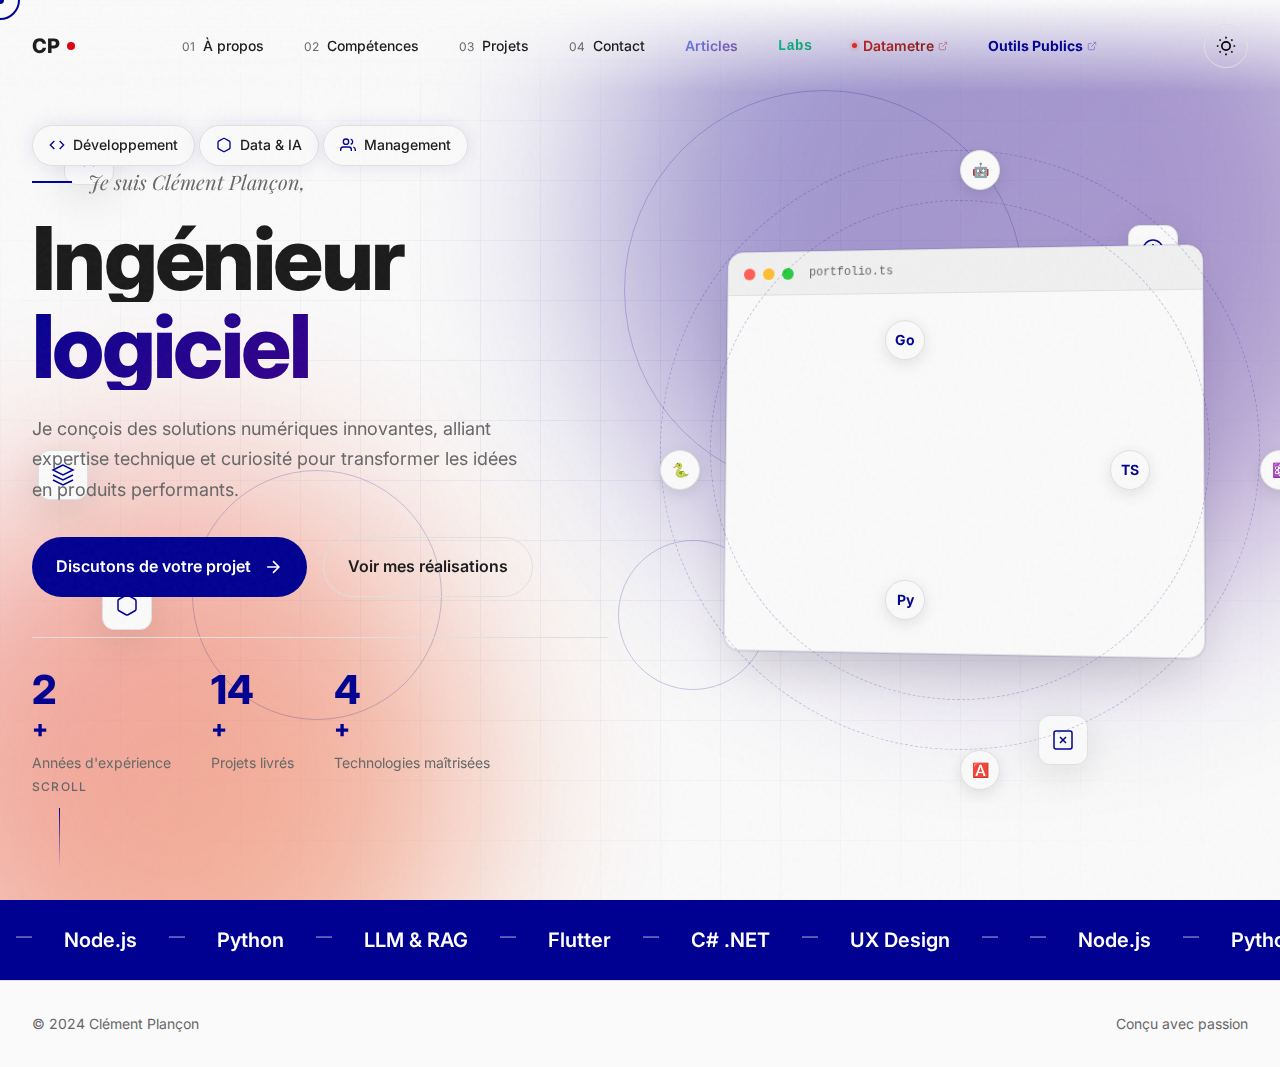
<file: index.html>
<!DOCTYPE html>
<html lang="fr" data-theme="light">
<head>
    <meta charset="UTF-8">
    <meta name="viewport" content="width=device-width, initial-scale=1.0">
    <meta name="theme-color" content="#000091">

    <!-- SEO Meta Tags -->
    <title>Clément Plançon — Ingénieur Logiciel Fullstack & IA | Paris</title>
    <meta name="description" content="Clément Plançon, ingénieur logiciel fullstack spécialisé en intelligence artificielle, développement web (Angular, React, Node.js) et applications mobiles. Basé à Paris.">
    <meta name="keywords" content="ingénieur logiciel, développeur fullstack, intelligence artificielle, IA, Angular, React, Node.js, Python, Paris, développeur web, freelance">
    <meta name="author" content="Clément Plançon">
    <meta name="robots" content="index, follow">
    <link rel="canonical" href="https://clementplancon.fr/">

    <!-- Open Graph / Facebook -->
    <meta property="og:type" content="website">
    <meta property="og:url" content="https://clementplancon.fr/">
    <meta property="og:title" content="Clément Plançon — Ingénieur Logiciel Fullstack & IA">
    <meta property="og:description" content="Ingénieur logiciel passionné par l'innovation, je conçois des solutions numériques alliant expertise technique et intelligence artificielle.">
    <meta property="og:image" content="https://clementplancon.fr/images/og-image.jpg">
    <meta property="og:locale" content="fr_FR">

    <!-- Twitter -->
    <meta name="twitter:card" content="summary_large_image">
    <meta name="twitter:url" content="https://clementplancon.fr/">
    <meta name="twitter:title" content="Clément Plançon — Ingénieur Logiciel Fullstack & IA">
    <meta name="twitter:description" content="Ingénieur logiciel passionné par l'innovation, je conçois des solutions numériques alliant expertise technique et intelligence artificielle.">
    <meta name="twitter:image" content="https://clementplancon.fr/images/og-image.jpg">

    <!-- Structured Data -->
    <script type="application/ld+json">
    {
        "@context": "https://schema.org",
        "@type": "Person",
        "name": "Clément Plançon",
        "url": "https://clementplancon.fr",
        "image": "https://clementplancon.fr/images/profile.jpg",
        "jobTitle": "Ingénieur Logiciel",
        "worksFor": {
            "@type": "Organization",
            "name": "Laboratoire de Police Scientifique de Paris"
        },
        "description": "Ingénieur logiciel fullstack spécialisé en intelligence artificielle, développement web et applications mobiles.",
        "knowsAbout": ["Angular", "React", "Node.js", "Python", "Intelligence Artificielle", "Flutter", "TypeScript"],
        "sameAs": [
            "https://www.linkedin.com/in/cl%C3%A9ment-plan%C3%A7on-502b1b195/",
            "https://github.com/Clement-Plancon",
            "https://www.behance.net/clmentplanon"
        ],
        "address": {
            "@type": "PostalAddress",
            "addressLocality": "Paris",
            "addressCountry": "FR"
        }
    }
    </script>

    <link rel="preconnect" href="https://fonts.googleapis.com">
    <link rel="preconnect" href="https://fonts.gstatic.com" crossorigin>
    <link
        href="https://fonts.googleapis.com/css2?family=Inter:wght@300;400;500;600;700;800;900&family=Playfair+Display:ital,wght@0,400;0,700;1,400&display=swap"
        rel="stylesheet">

    <link rel="stylesheet" href="css/creative.css">
</head>

<body>
    <!-- Cursor -->
    <div class="cursor" aria-hidden="true">
        <div class="cursor__dot"></div>
        <div class="cursor__circle"></div>
    </div>

    <!-- Grain -->
    <div class="grain" aria-hidden="true"></div>

    <!-- Header -->
    <header class="header">
        <a href="#" class="logo" aria-label="Clément Plançon - Accueil">
            <span class="logo__mark">CP</span>
            <span class="logo__dot"></span>
        </a>

        <nav class="nav" aria-label="Navigation principale">
            <a href="#apropos" class="nav__link">
                <span class="nav__num">01</span>
                <span class="nav__text">À propos</span>
            </a>
            <a href="#competences" class="nav__link">
                <span class="nav__num">02</span>
                <span class="nav__text">Compétences</span>
            </a>
            <a href="#projets" class="nav__link">
                <span class="nav__num">03</span>
                <span class="nav__text">Projets</span>
            </a>
            <a href="#contact" class="nav__link">
                <span class="nav__num">04</span>
                <span class="nav__text">Contact</span>
            </a>

            <!-- Styled Special Links -->
            <a href="articles.html" class="nav__link nav__link--styled nav__link--articles">
                <span class="nav__styled-text">Articles</span>
                <span class="nav__particles">
                    <span class="nav__particle"></span>
                    <span class="nav__particle"></span>
                    <span class="nav__particle"></span>
                    <span class="nav__particle"></span>
                    <span class="nav__particle"></span>
                </span>
            </a>
            <a href="labs.html" class="nav__link nav__link--styled nav__link--labs">
                <span class="nav__styled-text">Labs</span>
                <span class="nav__particles">
                    <span class="nav__particle"></span>
                    <span class="nav__particle"></span>
                    <span class="nav__particle"></span>
                    <span class="nav__particle"></span>
                    <span class="nav__particle"></span>
                </span>
            </a>
            <a href="https://datametre.netlify.app/" target="_blank" rel="noopener noreferrer" class="nav__link nav__link--styled nav__link--dataviz" aria-label="Datametre (ouvre dans un nouvel onglet)">
                <span class="nav__dot" aria-hidden="true"></span>
                <span class="nav__styled-text">Datametre</span>
                <span class="nav__particles">
                    <span class="nav__particle"></span>
                    <span class="nav__particle"></span>
                    <span class="nav__particle"></span>
                    <span class="nav__particle"></span>
                    <span class="nav__particle"></span>
                </span>
                <svg class="nav__external" viewBox="0 0 24 24" fill="none" stroke="currentColor" stroke-width="2" aria-hidden="true">
                    <path d="M18 13v6a2 2 0 0 1-2 2H5a2 2 0 0 1-2-2V8a2 2 0 0 1 2-2h6"/>
                    <polyline points="15 3 21 3 21 9"/>
                    <line x1="10" y1="14" x2="21" y2="3"/>
                </svg>
            </a>
            <a href="https://outilspublics.netlify.app/" target="_blank" rel="noopener" class="nav__link nav__link--styled nav__link--outils">
                <span class="nav__styled-text">Outils Publics</span>
                <span class="nav__particles">
                    <span class="nav__particle"></span>
                    <span class="nav__particle"></span>
                    <span class="nav__particle"></span>
                    <span class="nav__particle"></span>
                    <span class="nav__particle"></span>
                </span>
                <svg class="nav__external" viewBox="0 0 24 24" fill="none" stroke="currentColor" stroke-width="2" aria-hidden="true">
                    <path d="M18 13v6a2 2 0 0 1-2 2H5a2 2 0 0 1-2-2V8a2 2 0 0 1 2-2h6"/>
                    <polyline points="15 3 21 3 21 9"/>
                    <line x1="10" y1="14" x2="21" y2="3"/>
                </svg>
            </a>
        </nav>

        <div class="header__actions">
            <button class="btn-icon" data-theme-toggle title="Changer de thème" aria-label="Changer de thème">
                <svg viewBox="0 0 24 24" fill="none" stroke="currentColor" stroke-width="2" aria-hidden="true">
                    <circle cx="12" cy="12" r="5"/>
                    <path d="M12 1v2M12 21v2M4.22 4.22l1.42 1.42M18.36 18.36l1.42 1.42M1 12h2M21 12h2M4.22 19.78l1.42-1.42M18.36 5.64l1.42-1.42"/>
                </svg>
            </button>
            <button class="nav-toggle" aria-label="Ouvrir le menu">
                <span></span>
                <span></span>
                <span></span>
            </button>
        </div>
    </header>

    <!-- View Router -->
    <main class="views" id="views">

    <!-- VIEW: Home -->
    <section class="view view--home is-active" data-view="home" aria-hidden="false">

    <!-- Hero -->
    <section class="hero">
        <!-- Animated Background -->
        <div class="hero-bg" aria-hidden="true">
            <div class="hero-bg__grid"></div>
            <div class="hero-bg__gradient hero-bg__gradient--1"></div>
            <div class="hero-bg__gradient hero-bg__gradient--2"></div>
            <div class="hero-bg__orb hero-bg__orb--1"></div>
            <div class="hero-bg__orb hero-bg__orb--2"></div>
            <div class="hero-bg__orb hero-bg__orb--3"></div>
        </div>

        <!-- Floating Elements -->
        <div class="hero-float" aria-hidden="true">
            <div class="hero-float__item hero-float__item--1">
                <svg viewBox="0 0 24 24" fill="none" stroke="currentColor" stroke-width="1.5">
                    <polyline points="16 18 22 12 16 6" />
                    <polyline points="8 6 2 12 8 18" />
                </svg>
            </div>
            <div class="hero-float__item hero-float__item--2">
                <svg viewBox="0 0 24 24" fill="none" stroke="currentColor" stroke-width="1.5">
                    <circle cx="12" cy="12" r="10" />
                    <path d="M12 6v6l4 2" />
                </svg>
            </div>
            <div class="hero-float__item hero-float__item--3">
                <svg viewBox="0 0 24 24" fill="none" stroke="currentColor" stroke-width="1.5">
                    <path
                        d="M21 16V8a2 2 0 0 0-1-1.73l-7-4a2 2 0 0 0-2 0l-7 4A2 2 0 0 0 3 8v8a2 2 0 0 0 1 1.73l7 4a2 2 0 0 0 2 0l7-4A2 2 0 0 0 21 16z" />
                </svg>
            </div>
            <div class="hero-float__item hero-float__item--4">
                <svg viewBox="0 0 24 24" fill="none" stroke="currentColor" stroke-width="1.5">
                    <rect x="3" y="3" width="18" height="18" rx="2" />
                    <path d="M9 9l6 6M15 9l-6 6" />
                </svg>
            </div>
            <div class="hero-float__item hero-float__item--5">
                <svg viewBox="0 0 24 24" fill="none" stroke="currentColor" stroke-width="1.5">
                    <path d="M12 2L2 7l10 5 10-5-10-5zM2 17l10 5 10-5M2 12l10 5 10-5" />
                </svg>
            </div>
        </div>

        <!-- Main Content -->
        <div class="hero__container">
            <div class="hero__left">
                <div class="hero__tags">
                    <span class="tag tag--glow">
                        <svg viewBox="0 0 24 24" fill="none" stroke="currentColor" stroke-width="2" aria-hidden="true">
                            <polyline points="16 18 22 12 16 6"/><polyline points="8 6 2 12 8 18"/>
                        </svg>
                        <span>Développement</span>
                    </span>
                    <span class="tag tag--glow">
                        <svg viewBox="0 0 24 24" fill="none" stroke="currentColor" stroke-width="2" aria-hidden="true">
                            <path d="M21 16V8a2 2 0 0 0-1-1.73l-7-4a2 2 0 0 0-2 0l-7 4A2 2 0 0 0 3 8v8a2 2 0 0 0 1 1.73l7 4a2 2 0 0 0 2 0l7-4A2 2 0 0 0 21 16z"/>
                        </svg>
                        <span>Data & IA</span>
                    </span>
                    <span class="tag tag--glow">
                        <svg viewBox="0 0 24 24" fill="none" stroke="currentColor" stroke-width="2" aria-hidden="true">
                            <path d="M17 21v-2a4 4 0 0 0-4-4H5a4 4 0 0 0-4 4v2"/><circle cx="9" cy="7" r="4"/><path d="M23 21v-2a4 4 0 0 0-3-3.87"/><path d="M16 3.13a4 4 0 0 1 0 7.75"/>
                        </svg>
                        <span>Management</span>
                    </span>
                </div>

                <div class="hero__main">
                    <p class="hero__intro">
                        <span class="hero__intro-line"></span>
                        <span>Je suis Clément Plançon,</span>
                    </p>
                    <h1 class="hero__title">
                        <span class="hero__title-line">
                            <span class="hero__title-word">Ingénieur</span>
                        </span>
                        <span class="hero__title-line">
                            <span class="hero__title-word hero__title-word--gradient">logiciel</span>
                        </span>
                    </h1>
                    <p class="hero__desc">
                        Je conçois des solutions numériques innovantes, alliant expertise technique et curiosité pour transformer les idées en produits performants.
                    </p>
                </div>

                <div class="hero__cta">
                    <a href="#contact" class="btn btn--primary btn--shine">
                        <span>Discutons de votre projet</span>
                        <svg viewBox="0 0 24 24" fill="none" stroke="currentColor" stroke-width="2" aria-hidden="true">
                            <path d="M5 12h14M12 5l7 7-7 7"/>
                        </svg>
                    </a>
                    <a href="#projets" class="btn btn--ghost">
                        <span>Voir mes réalisations</span>
                    </a>
                </div>

                <!-- Stats -->
                <div class="hero__stats">
                    <div class="hero__stat">
                        <span class="hero__stat-num" data-count="10">0</span><span class="hero__stat-plus">+</span>
                        <span class="hero__stat-label">Années d'expérience</span>
                    </div>
                    <div class="hero__stat">
                        <span class="hero__stat-num" data-count="50">0</span><span class="hero__stat-plus">+</span>
                        <span class="hero__stat-label">Projets livrés</span>
                    </div>
                    <div class="hero__stat">
                        <span class="hero__stat-num" data-count="15">0</span><span class="hero__stat-plus">+</span>
                        <span class="hero__stat-label">Technologies maîtrisées</span>
                    </div>
                </div>
            </div>

            <div class="hero__right">
                <!-- Code Window -->
                <div class="hero-code">
                    <div class="hero-code__header">
                        <div class="hero-code__dots">
                            <span></span><span></span><span></span>
                        </div>
                        <span class="hero-code__file">portfolio.ts</span>
                    </div>
                    <div class="hero-code__body">
                        <div class="hero-code__line">
                            <span class="hero-code__num">1</span>
                            <span class="hero-code__keyword">interface</span> <span
                                class="hero-code__type">Developer</span> {
                        </div>
                        <div class="hero-code__line">
                            <span class="hero-code__num">2</span>
                            &nbsp;&nbsp;<span class="hero-code__prop">name</span>: <span
                                class="hero-code__string">"Clément Plançon"</span>;
                        </div>
                        <div class="hero-code__line">
                            <span class="hero-code__num">3</span>
                            &nbsp;&nbsp;<span class="hero-code__prop">role</span>: <span
                                class="hero-code__string">"Ingénieur Logiciel"</span>;
                        </div>
                        <div class="hero-code__line">
                            <span class="hero-code__num">4</span>
                            &nbsp;&nbsp;<span class="hero-code__prop">skills</span>: <span
                                class="hero-code__type">string</span>[];
                        </div>
                        <div class="hero-code__line">
                            <span class="hero-code__num">5</span>
                            &nbsp;&nbsp;<span class="hero-code__prop">passion</span>: <span
                                class="hero-code__keyword">true</span>;
                        </div>
                        <div class="hero-code__line">
                            <span class="hero-code__num">6</span>
                            }
                        </div>
                        <div class="hero-code__line hero-code__line--empty">
                            <span class="hero-code__num">7</span>
                        </div>
                        <div class="hero-code__line">
                            <span class="hero-code__num">8</span>
                            <span class="hero-code__keyword">const</span> <span class="hero-code__var">me</span>: <span
                                class="hero-code__type">Developer</span> = {
                        </div>
                        <div class="hero-code__line">
                            <span class="hero-code__num">9</span>
                            &nbsp;&nbsp;<span class="hero-code__prop">skills</span>: [
                        </div>
                        <div class="hero-code__line">
                            <span class="hero-code__num">10</span>
                            &nbsp;&nbsp;&nbsp;&nbsp;<span class="hero-code__string">"Angular"</span>, <span
                                class="hero-code__string">"React"</span>,
                        </div>
                        <div class="hero-code__line">
                            <span class="hero-code__num">11</span>
                            &nbsp;&nbsp;&nbsp;&nbsp;<span class="hero-code__string">"Node.js"</span>, <span
                                class="hero-code__string">"Python"</span>
                        </div>
                        <div class="hero-code__line">
                            <span class="hero-code__num">12</span>
                            &nbsp;&nbsp;]
                        </div>
                        <div class="hero-code__line">
                            <span class="hero-code__num">13</span>
                            };<span class="hero-code__cursor">|</span>
                        </div>
                    </div>
                </div>

                <!-- Tech Stack Orbit -->
                <div class="hero-orbit" aria-hidden="true">
                    <div class="hero-orbit__ring hero-orbit__ring--1">
                        <div class="hero-orbit__icon" style="--i: 0"><span>TS</span></div>
                        <div class="hero-orbit__icon" style="--i: 1"><span>Py</span></div>
                        <div class="hero-orbit__icon" style="--i: 2"><span>Go</span></div>
                    </div>
                    <div class="hero-orbit__ring hero-orbit__ring--2">
                        <div class="hero-orbit__icon" style="--i: 0"><span>⚛️</span></div>
                        <div class="hero-orbit__icon" style="--i: 1"><span>🅰️</span></div>
                        <div class="hero-orbit__icon" style="--i: 2"><span>🐍</span></div>
                        <div class="hero-orbit__icon" style="--i: 3"><span>🤖</span></div>
                    </div>
                </div>
            </div>
        </div>

        <div class="hero__scroll">
            <span>SCROLL</span>
            <div class="hero__scroll-line"></div>
        </div>
    </section>

    <!-- Marquee -->
    <div class="marquee" aria-hidden="true">
        <div class="marquee__track">
            <span class="marquee__sep">—</span>
            <span class="marquee__item">Node.js</span>
            <span class="marquee__sep">—</span>
            <span class="marquee__item">Python</span>
            <span class="marquee__sep">—</span>
            <span class="marquee__item">LLM & RAG</span>
            <span class="marquee__sep">—</span>
            <span class="marquee__item">Flutter</span>
            <span class="marquee__sep">—</span>
            <span class="marquee__item">C# .NET</span>
            <span class="marquee__sep">—</span>
            <span class="marquee__item">UX Design</span>
            <span class="marquee__sep">—</span>
            <span class="marquee__sep">—</span>
            <span class="marquee__item">Node.js</span>
            <span class="marquee__sep">—</span>
            <span class="marquee__item">Python</span>
            <span class="marquee__sep">—</span>
            <span class="marquee__item">LLM & RAG</span>
            <span class="marquee__sep">—</span>
            <span class="marquee__item">Flutter</span>
            <span class="marquee__sep">—</span>
            <span class="marquee__item">C# .NET</span>
            <span class="marquee__sep">—</span>
            <span class="marquee__item">UX Design</span>
            <span class="marquee__sep">—</span>
        </div>
    </div>

    </section><!-- /view home -->

    <!-- VIEW: À propos -->
    <section class="view view--apropos" data-view="apropos" aria-hidden="true">

    <!-- À propos (Section 01) -->
    <section class="section about-page" id="apropos">
        <div class="container">

            <!-- Hero éditorial -->
            <header class="about-hero">
                <div class="about-hero__meta">
                    <span class="about-hero__num">01</span>
                    <span class="about-hero__path">Portfolio — À propos</span>
                </div>

                <div class="about-hero__grid">
                    <div class="about-hero__intro">
                        <h1 class="about-hero__title">
                            Ingénieur logiciel,
                            <em>artisan produit</em>,
                            <span class="about-hero__title-line">basé à Paris.</span>
                        </h1>
                        <p class="about-hero__lead">
                            Je conçois des applications utiles, honnêtes et maintenables.
                            À la croisée du code, du design, de la donnée et de l'IA appliquée.
                        </p>
                        <ul class="about-hero__chips">
                            <li>Full-stack</li>
                            <li>Architecture</li>
                            <li>Produit</li>
                            <li>Data &amp; IA</li>
                        </ul>
                    </div>

                    <aside class="about-card" aria-label="Carte d'identité">
                        <header class="about-card__head">
                            <span class="about-card__label">— Carte d'identité</span>
                            <span class="about-card__status">
                                <span class="about-card__dot" aria-hidden="true"></span>
                                Disponible
                            </span>
                        </header>
                        <dl class="about-card__list">
                            <div class="about-card__row">
                                <dt>Nom</dt>
                                <dd>Clément Plançon</dd>
                            </div>
                            <div class="about-card__row">
                                <dt>Poste actuel</dt>
                                <dd>Chef adjoint · Section informatique</dd>
                            </div>
                            <div class="about-card__row">
                                <dt>Lieu</dt>
                                <dd>Paris — Île-de-France</dd>
                            </div>
                            <div class="about-card__row">
                                <dt>Expérience</dt>
                                <dd>10 ans · public &amp; produit</dd>
                            </div>
                            <div class="about-card__row">
                                <dt>Langues</dt>
                                <dd>Français · Anglais</dd>
                            </div>
                        </dl>
                        <footer class="about-card__foot">
                            <span class="about-card__sig">CP / 2014 → 2026</span>
                            <span class="about-card__pulse" aria-hidden="true">
                                <span></span><span></span><span></span><span></span>
                            </span>
                        </footer>
                    </aside>
                </div>
            </header>

            <!-- Narration -->
            <section class="about-intro" aria-label="Présentation">
                <div class="about-intro__label">— Présentation</div>
                <div class="about-intro__body">
                    <p class="about-intro__p">
                        Je travaille à l'endroit où la technique rencontre le produit&nbsp;: là où se prennent les choix
                        structurants. Ingénieur logiciel depuis dix ans, je suis aujourd'hui chef adjoint
                        d'une section informatique au sein du Laboratoire de Police Scientifique de Paris,
                        et en parallèle, je continue à coder sur des projets d'auteur, plus libres.
                    </p>
                    <p class="about-intro__p">
                        Ce qui m'intéresse&nbsp;: concevoir des applications qui servent vraiment à quelque chose.
                        Des interfaces claires, une architecture tenable, une donnée bien pensée, et — quand
                        c'est pertinent — de l'IA appliquée proprement, avec des garde-fous, pas comme démo.
                    </p>
                    <p class="about-intro__p">
                        Je pratique le développement web et mobile, le backend, la data et le pilotage d'équipe.
                        J'aime autant poser une base solide que sortir une v1 honnête en production.
                        Le code que je préfère, c'est celui qu'on comprend encore six mois plus tard.
                    </p>
                </div>
            </section>

            <!-- Principes -->
            <section class="about-principles" aria-label="Principes de travail">
                <header class="about-section__head">
                    <span class="about-section__num">→</span>
                    <h2 class="about-section__title">Comment je travaille</h2>
                    <p class="about-section__desc">Quatre principes qui me guident, projet après projet.</p>
                </header>

                <ol class="principles-list">
                    <li class="principle">
                        <span class="principle__index">01</span>
                        <h3 class="principle__title">Comprendre avant de construire</h3>
                        <p class="principle__desc">
                            Je commence par les questions floues, pas par le clavier.
                            Le code est plus simple quand le problème est clair&nbsp;: deux heures de cadrage
                            valent mieux qu'un mois passé dans le vide.
                        </p>
                    </li>
                    <li class="principle">
                        <span class="principle__index">02</span>
                        <h3 class="principle__title">Simple avant d'être malin</h3>
                        <p class="principle__desc">
                            Une solution ennuyeuse qui marche bat une archi brillante qui ne tient pas en prod.
                            Je préfère rendre le complexe lisible plutôt que le contraire.
                        </p>
                    </li>
                    <li class="principle">
                        <span class="principle__index">03</span>
                        <h3 class="principle__title">Livrer, écouter, corriger</h3>
                        <p class="principle__desc">
                            On apprend en mettant les choses entre les mains des gens.
                            Une v1 utile vite, puis des itérations honnêtes nourries par les retours réels —
                            pas par les slides.
                        </p>
                    </li>
                    <li class="principle">
                        <span class="principle__index">04</span>
                        <h3 class="principle__title">Tenir l'équipe avec soi</h3>
                        <p class="principle__desc">
                            J'encadre en expliquant les choix, pas en les imposant.
                            Une équipe qui comprend le pourquoi livre mieux et tient plus longtemps.
                        </p>
                    </li>
                </ol>
            </section>

            <!-- Parcours -->
            <section class="about-journey" aria-label="Parcours">
                <header class="about-section__head">
                    <span class="about-section__num">→</span>
                    <h2 class="about-section__title">Parcours</h2>
                    <p class="about-section__desc">Dix ans entre administration, produit et développement logiciel. Cliquez sur une expérience pour la déplier.</p>
                </header>

                <ol class="journey-list">
                    <li class="journey-item" data-modal="exp1">
                        <span class="journey-item__rail" aria-hidden="true"></span>
                        <div class="journey-item__date">
                            <span class="journey-item__year">2022</span>
                            <span class="journey-item__year-end">Aujourd'hui</span>
                        </div>
                        <div class="journey-item__body">
                            <span class="journey-item__org">Laboratoire de Police Scientifique</span>
                            <h3 class="journey-item__role">Chef adjoint · Section informatique</h3>
                            <p class="journey-item__ctx">
                                Pilotage d'une équipe de 4 développeurs, arbitrages techniques
                                et fiabilisation des outils métiers utilisés par les enquêteurs.
                            </p>
                            <ul class="journey-item__tags">
                                <li>Lead tech</li><li>PHP</li><li>K8S</li><li>PostgreSQL</li>
                            </ul>
                        </div>
                        <span class="journey-item__cue" aria-hidden="true">
                            <svg viewBox="0 0 24 24" fill="none" stroke="currentColor" stroke-width="1.6">
                                <path d="M5 12h14M13 6l6 6-6 6"/>
                            </svg>
                        </span>
                    </li>

                    <li class="journey-item" data-modal="exp2">
                        <span class="journey-item__rail" aria-hidden="true"></span>
                        <div class="journey-item__date">
                            <span class="journey-item__year">2024</span>
                            <span class="journey-item__year-end">Aujourd'hui</span>
                        </div>
                        <div class="journey-item__body">
                            <span class="journey-item__org">Outils Publics</span>
                            <h3 class="journey-item__role">Coordinateur technique · Données &amp; développement</h3>
                            <p class="journey-item__ctx">
                                Au sein d'un collectif spécialisé en outils numériques publics&nbsp;:
                                prototypes, dataviz et développement à partir de données ouvertes.
                            </p>
                            <ul class="journey-item__tags">
                                <li>React</li><li>Node.js</li><li>Flutter</li><li>Python</li>
                            </ul>
                        </div>
                        <span class="journey-item__cue" aria-hidden="true">
                            <svg viewBox="0 0 24 24" fill="none" stroke="currentColor" stroke-width="1.6">
                                <path d="M5 12h14M13 6l6 6-6 6"/>
                            </svg>
                        </span>
                    </li>

                    <li class="journey-item" data-modal="exp3">
                        <span class="journey-item__rail" aria-hidden="true"></span>
                        <div class="journey-item__date">
                            <span class="journey-item__year">2022</span>
                            <span class="journey-item__year-end">2024</span>
                        </div>
                        <div class="journey-item__body">
                            <span class="journey-item__org">Ministère de l'Économie et des Finances</span>
                            <h3 class="journey-item__role">Ingénieur logiciel &amp; chef de projet — Lab de la Transformation</h3>
                            <p class="journey-item__ctx">
                                Modernisation des services publics&nbsp;: applications internes,
                                ateliers d'innovation et accompagnement des agents dans l'adoption d'outils numériques.
                            </p>
                            <ul class="journey-item__tags">
                                <li>C# .NET</li><li>Power Platform</li><li>SQL Server</li><li>Azure</li>
                            </ul>
                        </div>
                        <span class="journey-item__cue" aria-hidden="true">
                            <svg viewBox="0 0 24 24" fill="none" stroke="currentColor" stroke-width="1.6">
                                <path d="M5 12h14M13 6l6 6-6 6"/>
                            </svg>
                        </span>
                    </li>
                </ol>
            </section>

            <!-- Closing -->
            <section class="about-closing" aria-label="Note de clôture">
                <span class="about-closing__mark" aria-hidden="true">“</span>
                <blockquote class="about-closing__quote">
                    Construire des produits utiles, bien dessinés, qui durent.
                    Rien de plus compliqué que ça — et c'est déjà beaucoup.
                </blockquote>
                <footer class="about-closing__foot">
                    <span>Clément Plançon</span>
                    <span class="about-closing__sep" aria-hidden="true"></span>
                    <span>Paris · 2026</span>
                </footer>
            </section>

        </div>
    </section>

    </section><!-- /view apropos -->

    <!-- VIEW: Compétences -->
    <section class="view view--competences" data-view="competences" aria-hidden="true">

    <!-- Compétences (Section 02) -->
    <section class="section skills" id="competences">
        <div class="container">

            <!-- Hero de la page Compétences -->
            <header class="skills-hero">
                <div class="skills-hero__meta">
                    <span class="skills-hero__num">02</span>
                    <span class="skills-hero__label">Expertise &amp; savoir-faire</span>
                </div>
                <h1 class="skills-hero__title">
                    Construire des produits <em>utiles</em>,
                    <span class="skills-hero__title-accent">de l'idée au déploiement.</span>
                </h1>
                <p class="skills-hero__lead">
                    Je travaille à la croisée du développement, de la donnée et du design.
                    Mon terrain favori&nbsp;: transformer un besoin flou en un produit clair,
                    maintenable et mesurable — sans dépendre d'une stack à la mode.
                </p>
                <div class="skills-hero__scroll">
                    <span class="skills-hero__scroll-line" aria-hidden="true"></span>
                    <span class="skills-hero__scroll-text">Parcourir les domaines</span>
                </div>
            </header>

            <!-- Approche -->
            <section class="skills-approach" aria-label="Approche">
                <div class="skills-approach__label">— Approche</div>
                <div class="skills-approach__grid">
                    <article class="skills-approach__item">
                        <span class="skills-approach__num">01</span>
                        <h3 class="skills-approach__title">Comprendre avant de coder</h3>
                        <p class="skills-approach__desc">
                            Un cadrage sérieux, des hypothèses explicites, un périmètre tenable.
                            Le code vient après, pas avant.
                        </p>
                    </article>
                    <article class="skills-approach__item">
                        <span class="skills-approach__num">02</span>
                        <h3 class="skills-approach__title">Livrer, mesurer, itérer</h3>
                        <p class="skills-approach__desc">
                            Je préfère une v1 honnête en production à une v3 parfaite en slide.
                            On apprend avec les utilisateurs, pas contre eux.
                        </p>
                    </article>
                    <article class="skills-approach__item">
                        <span class="skills-approach__num">03</span>
                        <h3 class="skills-approach__title">Soigner la maintenance</h3>
                        <p class="skills-approach__desc">
                            Tests ciblés, CI qui fait peur au bon moment, docs qui se lisent.
                            Le code qu'on garde est le code qu'on comprend encore dans 6 mois.
                        </p>
                    </article>
                </div>
            </section>

            <!-- Domaines -->
            <section class="skills-domains" aria-label="Domaines d'expertise">
                <header class="skills-section__head">
                    <span class="skills-section__num">→</span>
                    <h2 class="skills-section__title">Domaines</h2>
                    <p class="skills-section__desc">Sept terrains que je pratique régulièrement, avec des niveaux d'implication différents.</p>
                </header>

                <div class="skills-grid">

                    <!-- 1. Développement web -->
                    <article class="skill-block" data-skill="web">
                        <header class="skill-block__head">
                            <span class="skill-block__index">01</span>
                            <div class="skill-block__icon" aria-hidden="true">
                                <svg viewBox="0 0 24 24" fill="none" stroke="currentColor" stroke-width="1.6">
                                    <polyline points="16 18 22 12 16 6"/>
                                    <polyline points="8 6 2 12 8 18"/>
                                    <line x1="14" y1="4" x2="10" y2="20"/>
                                </svg>
                            </div>
                            <h3 class="skill-block__title">Développement web</h3>
                            <p class="skill-block__kicker">Interfaces, SPAs, sites institutionnels</p>
                        </header>
                        <p class="skill-block__desc">
                            Front moderne avec un fort goût pour le HTML/CSS bien tenu.
                            J'aime les bases solides&nbsp;: accessibilité, performance, cohérence visuelle.
                        </p>
                        <ul class="skill-block__list">
                            <li>Applications React / Next.js, composants réutilisables</li>
                            <li>Sites statiques performants (Astro, Eleventy, HTML vanilla)</li>
                            <li>Animations sobres, micro-interactions, responsive fin</li>
                        </ul>
                        <div class="skill-block__stack">
                            <span>React</span><span>Next.js</span><span>TypeScript</span>
                            <span>HTML5</span><span>CSS moderne</span><span>Astro</span>
                        </div>
                    </article>

                    <!-- 2. Backend & architecture -->
                    <article class="skill-block" data-skill="backend">
                        <header class="skill-block__head">
                            <span class="skill-block__index">02</span>
                            <div class="skill-block__icon" aria-hidden="true">
                                <svg viewBox="0 0 24 24" fill="none" stroke="currentColor" stroke-width="1.6">
                                    <ellipse cx="12" cy="5" rx="9" ry="3"/>
                                    <path d="M21 12c0 1.66-4 3-9 3s-9-1.34-9-3"/>
                                    <path d="M3 5v14c0 1.66 4 3 9 3s9-1.34 9-3V5"/>
                                </svg>
                            </div>
                            <h3 class="skill-block__title">Backend &amp; architecture</h3>
                            <p class="skill-block__kicker">APIs, bases de données, plateformes</p>
                        </header>
                        <p class="skill-block__desc">
                            APIs propres, schémas pensés, observabilité correcte.
                            Je préfère un service simple et testé à une archi distribuée à la mode.
                        </p>
                        <ul class="skill-block__list">
                            <li>APIs REST / GraphQL, authentification, quotas</li>
                            <li>Modélisation SQL/NoSQL, migrations, indexation</li>
                            <li>Conteneurisation, orchestration légère (K3S)</li>
                        </ul>
                        <div class="skill-block__stack">
                            <span>Node.js</span><span>Python</span><span>PostgreSQL</span>
                            <span>MongoDB</span><span>Docker</span><span>K3S / K8S</span>
                        </div>
                    </article>

                    <!-- 3. Data & IA -->
                    <article class="skill-block skill-block--accent" data-skill="ia">
                        <header class="skill-block__head">
                            <span class="skill-block__index">03</span>
                            <div class="skill-block__icon" aria-hidden="true">
                                <svg viewBox="0 0 24 24" fill="none" stroke="currentColor" stroke-width="1.6">
                                    <path d="M12 2a5 5 0 0 1 5 5c0 1.5-.5 2.5-1 3.5"/>
                                    <path d="M12 2a5 5 0 0 0-5 5c0 1.5.5 2.5 1 3.5"/>
                                    <path d="M8 10.5a4 4 0 0 0 0 7"/>
                                    <path d="M16 10.5a4 4 0 0 1 0 7"/>
                                    <path d="M9 17.5a3 3 0 0 0 6 0"/>
                                    <circle cx="12" cy="13" r="1.2"/>
                                </svg>
                            </div>
                            <h3 class="skill-block__title">Data &amp; IA appliquée</h3>
                            <p class="skill-block__kicker">LLMs, RAG, automatisation</p>
                        </header>
                        <p class="skill-block__desc">
                            Intégration d'IA dans des produits réels, avec des contraintes réelles&nbsp;:
                            coût, latence, confidentialité, évaluation. Zéro hype gratuite.
                        </p>
                        <ul class="skill-block__list">
                            <li>Systèmes RAG (ingestion, chunking, retrieval, re-ranking)</li>
                            <li>Orchestration de LLMs, prompts versionnés, évaluations</li>
                            <li>Pipelines data, ETL, tableaux de bord décisionnels</li>
                        </ul>
                        <div class="skill-block__stack">
                            <span>Python</span><span>LangChain</span><span>OpenAI / Anthropic</span>
                            <span>pgvector</span><span>Pandas</span><span>LlamaIndex</span>
                        </div>
                    </article>

                    <!-- 4. Mobile -->
                    <article class="skill-block" data-skill="mobile">
                        <header class="skill-block__head">
                            <span class="skill-block__index">04</span>
                            <div class="skill-block__icon" aria-hidden="true">
                                <svg viewBox="0 0 24 24" fill="none" stroke="currentColor" stroke-width="1.6">
                                    <rect x="5" y="2" width="14" height="20" rx="2" ry="2"/>
                                    <line x1="12" y1="18" x2="12.01" y2="18"/>
                                </svg>
                            </div>
                            <h3 class="skill-block__title">Mobile cross-platform</h3>
                            <p class="skill-block__kicker">iOS / Android avec une base unique</p>
                        </header>
                        <p class="skill-block__desc">
                            Applications mobiles pragmatiques, avec une UX qui respecte chaque plateforme
                            sans doubler les coûts de maintenance.
                        </p>
                        <ul class="skill-block__list">
                            <li>Apps Flutter production-ready, builds et déploiement</li>
                            <li>Authentification, stockage offline, notifications</li>
                            <li>Intégration avec backends REST / Firebase</li>
                        </ul>
                        <div class="skill-block__stack">
                            <span>Flutter</span><span>Dart</span><span>Firebase</span>
                            <span>iOS</span><span>Android</span>
                        </div>
                    </article>

                    <!-- 5. UX / UI -->
                    <article class="skill-block" data-skill="design">
                        <header class="skill-block__head">
                            <span class="skill-block__index">05</span>
                            <div class="skill-block__icon" aria-hidden="true">
                                <svg viewBox="0 0 24 24" fill="none" stroke="currentColor" stroke-width="1.6">
                                    <circle cx="12" cy="12" r="10"/>
                                    <polygon points="16.24 7.76 14.12 14.12 7.76 16.24 9.88 9.88 16.24 7.76"/>
                                </svg>
                            </div>
                            <h3 class="skill-block__title">UX / UI &amp; design system</h3>
                            <p class="skill-block__kicker">Penser l'interface, pas juste la dessiner</p>
                        </header>
                        <p class="skill-block__desc">
                            Conception d'interfaces claires, hiérarchisées, accessibles.
                            Je code ce que je dessine, ce qui évite pas mal d'allers-retours.
                        </p>
                        <ul class="skill-block__list">
                            <li>Wireframes, prototypes cliquables, tests utilisateurs légers</li>
                            <li>Design systems, tokens, composants documentés</li>
                            <li>Accessibilité (WCAG), contraste, navigation clavier</li>
                        </ul>
                        <div class="skill-block__stack">
                            <span>Figma</span><span>Design tokens</span><span>Accessibilité</span>
                            <span>Prototypage</span><span>DSFR</span>
                        </div>
                    </article>

                    <!-- 6. Outils & DevOps -->
                    <article class="skill-block" data-skill="devops">
                        <header class="skill-block__head">
                            <span class="skill-block__index">06</span>
                            <div class="skill-block__icon" aria-hidden="true">
                                <svg viewBox="0 0 24 24" fill="none" stroke="currentColor" stroke-width="1.6">
                                    <circle cx="12" cy="12" r="3"/>
                                    <path d="M19.4 15a1.65 1.65 0 0 0 .33 1.82l.06.06a2 2 0 1 1-2.83 2.83l-.06-.06a1.65 1.65 0 0 0-1.82-.33 1.65 1.65 0 0 0-1 1.51V21a2 2 0 1 1-4 0v-.09A1.65 1.65 0 0 0 9 19.4a1.65 1.65 0 0 0-1.82.33l-.06.06a2 2 0 1 1-2.83-2.83l.06-.06A1.65 1.65 0 0 0 4.6 15a1.65 1.65 0 0 0-1.51-1H3a2 2 0 1 1 0-4h.09A1.65 1.65 0 0 0 4.6 9 1.65 1.65 0 0 0 4.27 7.18l-.06-.06a2 2 0 1 1 2.83-2.83l.06.06A1.65 1.65 0 0 0 9 4.6a1.65 1.65 0 0 0 1-1.51V3a2 2 0 1 1 4 0v.09A1.65 1.65 0 0 0 15 4.6a1.65 1.65 0 0 0 1.82-.33l.06-.06a2 2 0 1 1 2.83 2.83l-.06.06A1.65 1.65 0 0 0 19.4 9c.17.4.23.87.23 1.35"/>
                                </svg>
                            </div>
                            <h3 class="skill-block__title">Outils &amp; DevOps</h3>
                            <p class="skill-block__kicker">Autonomie sur toute la chaîne</p>
                        </header>
                        <p class="skill-block__desc">
                            Ce qui rend l'équipe plus rapide et le produit plus stable&nbsp;:
                            CI/CD, monitoring, infra reproductible, scripts qui font gagner des heures.
                        </p>
                        <ul class="skill-block__list">
                            <li>CI/CD (GitHub Actions, GitLab CI), déploiements automatisés</li>
                            <li>Infra as code, observabilité, logs structurés</li>
                            <li>Self-hosting serveurs / K3S, reverse-proxy, TLS</li>
                        </ul>
                        <div class="skill-block__stack">
                            <span>GitHub Actions</span><span>Docker</span><span>K3S</span>
                            <span>Traefik</span><span>Grafana</span><span>Netlify</span>
                        </div>
                    </article>

                    <!-- 7. Pilotage & produit -->
                    <article class="skill-block" data-skill="product">
                        <header class="skill-block__head">
                            <span class="skill-block__index">07</span>
                            <div class="skill-block__icon" aria-hidden="true">
                                <svg viewBox="0 0 24 24" fill="none" stroke="currentColor" stroke-width="1.6">
                                    <path d="M17 21v-2a4 4 0 0 0-4-4H5a4 4 0 0 0-4 4v2"/>
                                    <circle cx="9" cy="7" r="4"/>
                                    <path d="M23 21v-2a4 4 0 0 0-3-3.87"/>
                                    <path d="M16 3.13a4 4 0 0 1 0 7.75"/>
                                </svg>
                            </div>
                            <h3 class="skill-block__title">Pilotage &amp; produit</h3>
                            <p class="skill-block__kicker">Cadrage, équipe, décisions</p>
                        </header>
                        <p class="skill-block__desc">
                            J'ai piloté des équipes et des produits, au-delà du seul code.
                            Cadrer, arbitrer, expliquer aux métiers&nbsp;: ça compte autant que le reste.
                        </p>
                        <ul class="skill-block__list">
                            <li>Animation d'équipes techniques (2 à 8 personnes)</li>
                            <li>Rituels agiles réalistes, pas cérémoniels</li>
                            <li>Dialogue métier ↔ tech, arbitrages coût / valeur</li>
                        </ul>
                        <div class="skill-block__stack">
                            <span>Scrum / Kanban</span><span>Lean</span><span>Roadmap</span>
                            <span>Discovery</span><span>Coaching tech</span>
                        </div>
                    </article>

                </div>
            </section>

            <!-- Toolbox -->
            <section class="skills-toolbox" aria-label="Boîte à outils">
                <header class="skills-section__head">
                    <span class="skills-section__num">→</span>
                    <h2 class="skills-section__title">Boîte à outils</h2>
                    <p class="skills-section__desc">Ce que j'utilise au quotidien, par famille. Pas une liste exhaustive&nbsp;: ce avec quoi je suis vraiment à l'aise.</p>
                </header>

                <div class="toolbox-grid">
                    <div class="toolbox-group">
                        <h4 class="toolbox-group__title">Langages</h4>
                        <ul class="toolbox-group__tags">
                            <li>TypeScript</li><li>JavaScript</li><li>Python</li>
                            <li>Dart</li><li>SQL</li><li>Bash</li>
                        </ul>
                    </div>
                    <div class="toolbox-group">
                        <h4 class="toolbox-group__title">Front</h4>
                        <ul class="toolbox-group__tags">
                            <li>React</li><li>Next.js</li><li>Astro</li>
                            <li>Tailwind</li><li>CSS moderne</li><li>Framer Motion</li>
                        </ul>
                    </div>
                    <div class="toolbox-group">
                        <h4 class="toolbox-group__title">Back &amp; data</h4>
                        <ul class="toolbox-group__tags">
                            <li>Node.js</li><li>FastAPI</li><li>PostgreSQL</li>
                            <li>MongoDB</li><li>pgvector</li><li>Redis</li>
                        </ul>
                    </div>
                    <div class="toolbox-group">
                        <h4 class="toolbox-group__title">IA</h4>
                        <ul class="toolbox-group__tags">
                            <li>OpenAI</li><li>Anthropic</li><li>LangChain</li>
                            <li>LlamaIndex</li><li>Embeddings</li><li>Evals</li>
                        </ul>
                    </div>
                    <div class="toolbox-group">
                        <h4 class="toolbox-group__title">Infra &amp; DevOps</h4>
                        <ul class="toolbox-group__tags">
                            <li>Docker</li><li>K3S</li><li>Traefik</li>
                            <li>GitHub Actions</li><li>Netlify</li><li>OVH / Scaleway</li>
                        </ul>
                    </div>
                    <div class="toolbox-group">
                        <h4 class="toolbox-group__title">Design &amp; méthodes</h4>
                        <ul class="toolbox-group__tags">
                            <li>Figma</li><li>DSFR</li><li>Design system</li>
                            <li>Scrum</li><li>Kanban</li><li>Lean</li>
                        </ul>
                    </div>
                </div>
            </section>

            <!-- Signature : ce qui fait la différence -->
            <section class="skills-signature" aria-label="Ce qui fait la différence">
                <header class="skills-section__head">
                    <span class="skills-section__num">→</span>
                    <h2 class="skills-section__title">Ce qui fait la différence</h2>
                    <p class="skills-section__desc">Au-delà des technos, ce que j'apporte concrètement sur un projet.</p>
                </header>

                <ul class="signature-list">
                    <li class="signature-item">
                        <span class="signature-item__num">①</span>
                        <div class="signature-item__body">
                            <h3 class="signature-item__title">Un regard produit autant que technique</h3>
                            <p>Je pose les bonnes questions avant d'ouvrir l'IDE. Périmètre, utilisateur, cible, KPI.</p>
                        </div>
                    </li>
                    <li class="signature-item">
                        <span class="signature-item__num">②</span>
                        <div class="signature-item__body">
                            <h3 class="signature-item__title">De bout en bout, sans trou dans la raquette</h3>
                            <p>Du cadrage au déploiement, en passant par le design, la base de données et la CI.</p>
                        </div>
                    </li>
                    <li class="signature-item">
                        <span class="signature-item__num">③</span>
                        <div class="signature-item__body">
                            <h3 class="signature-item__title">Un code qu'on peut relire</h3>
                            <p>Lisible, testé là où ça compte, documenté juste assez. Pas du code jetable.</p>
                        </div>
                    </li>
                    <li class="signature-item">
                        <span class="signature-item__num">④</span>
                        <div class="signature-item__body">
                            <h3 class="signature-item__title">Une IA intégrée proprement</h3>
                            <p>Évaluations, garde-fous, coûts maîtrisés. Pas un chatbot posé par-dessus.</p>
                        </div>
                    </li>
                </ul>
            </section>

        </div>
    </section>

    </section><!-- /view competences -->

    <!-- VIEW: Projets -->
    <section class="view view--projets" data-view="projets" aria-hidden="true">

    <div class="projects-page" id="projets">
        <div class="container">

            <!-- Hero -->
            <header class="projects-hero">
                <span class="projects-hero__meta">03 · Portfolio — Projets</span>
                <h1 class="projects-hero__title">
                    Travaux<br>
                    <span class="text--accent">sélectionnés.</span>
                </h1>
                <p class="projects-hero__lead">
                    Quatre projets qui illustrent mon approche : comprendre le besoin réel, concevoir la bonne solution, livrer un produit qui tient. Pas une vitrine exhaustive — une sélection honnête.
                </p>
            </header>

            <!-- Featured 1 — Bercy Vert -->
            <article class="proj-feat" data-modal="proj1" data-cursor="view">
                <span class="proj-feat__rail" aria-hidden="true"></span>
                <div class="proj-feat__body">
                    <div class="proj-feat__head">
                        <span class="proj-feat__num">01</span>
                        <span class="proj-feat__type">Conception de logiciel</span>
                    </div>
                    <h2 class="proj-feat__title">Bercy Vert</h2>
                    <p class="proj-feat__desc">
                        Conception d’un logiciel pour accompagner la transition écologique du ministère de l’Économie. Centralisation des actions issues du BEGES, structuration des mesures SPE, cadrage fonctionnel et développement du proof of concept avec les référents ministériels.
                    </p>
                    <div class="proj-feat__meta">
                        <span class="proj-feat__detail">
                            <svg viewBox="0 0 24 24" fill="none" stroke="currentColor" stroke-width="2" aria-hidden="true"><path d="M3 9l9-7 9 7v11a2 2 0 0 1-2 2H5a2 2 0 0 1-2-2z"/><polyline points="9 22 9 12 15 12 15 22"/></svg>
                            Min. de l’Économie
                        </span>
                        <span class="proj-feat__detail">
                            <svg viewBox="0 0 24 24" fill="none" stroke="currentColor" stroke-width="2" aria-hidden="true"><circle cx="12" cy="12" r="10"/><polyline points="12 6 12 12 16 14"/></svg>
                            2023
                        </span>
                        <span class="proj-feat__detail">
                            <svg viewBox="0 0 24 24" fill="none" stroke="currentColor" stroke-width="2" aria-hidden="true"><path d="M17 21v-2a4 4 0 0 0-4-4H5a4 4 0 0 0-4 4v2"/><circle cx="9" cy="7" r="4"/></svg>
                            Chef de projet & dev
                        </span>
                    </div>
                    <ul class="proj-feat__stack">
                        <li>Flutter</li><li>Dart</li><li>Firebase</li><li>Google Vision AI</li><li>Node.js</li>
                    </ul>
                    <span class="proj-feat__cta">
                        Voir le détail
                        <svg viewBox="0 0 24 24" fill="none" stroke="currentColor" stroke-width="2" aria-hidden="true"><path d="M5 12h14M13 6l6 6-6 6"/></svg>
                    </span>
                </div>
                <div class="proj-feat__visual" aria-hidden="true">
                    <div class="proj-vis proj-vis--eco">
                        <div class="proj-vis__layer proj-vis__layer--1"></div>
                        <div class="proj-vis__layer proj-vis__layer--2"></div>
                        <div class="proj-vis__accent"></div>
                    </div>
                </div>
            </article>

            <!-- Featured 2 — Référentiel Indicateurs -->
            <article class="proj-feat proj-feat--reverse" data-modal="proj2" data-cursor="view">
                <span class="proj-feat__rail" aria-hidden="true"></span>
                <div class="proj-feat__body">
                    <div class="proj-feat__head">
                        <span class="proj-feat__num">02</span>
                        <span class="proj-feat__type">Application web · Dashboard</span>
                    </div>
                    <h2 class="proj-feat__title">Référentiel Indicateurs</h2>
                    <p class="proj-feat__desc">
                        Plateforme de centralisation et de visualisation des indicateurs métiers pour les décideurs. Import automatique multi-sources, alertes sur seuils critiques, rapports générés — l’outil qui remplace les 15 fichiers Excel.
                    </p>
                    <div class="proj-feat__meta">
                        <span class="proj-feat__detail">
                            <svg viewBox="0 0 24 24" fill="none" stroke="currentColor" stroke-width="2" aria-hidden="true"><path d="M3 9l9-7 9 7v11a2 2 0 0 1-2 2H5a2 2 0 0 1-2-2z"/><polyline points="9 22 9 12 15 12 15 22"/></svg>
                            Administration publique
                        </span>
                        <span class="proj-feat__detail">
                            <svg viewBox="0 0 24 24" fill="none" stroke="currentColor" stroke-width="2" aria-hidden="true"><circle cx="12" cy="12" r="10"/><polyline points="12 6 12 12 16 14"/></svg>
                            2023 — 2024
                        </span>
                        <span class="proj-feat__detail">
                            <svg viewBox="0 0 24 24" fill="none" stroke="currentColor" stroke-width="2" aria-hidden="true"><path d="M17 21v-2a4 4 0 0 0-4-4H5a4 4 0 0 0-4 4v2"/><circle cx="9" cy="7" r="4"/></svg>
                            Développeur fullstack
                        </span>
                    </div>
                    <ul class="proj-feat__stack">
                        <li>Next.js</li><li>Node.js</li><li>PostgreSQL</li><li>Chart.js</li><li>Docker</li>
                    </ul>
                    <span class="proj-feat__cta">
                        Voir le détail
                        <svg viewBox="0 0 24 24" fill="none" stroke="currentColor" stroke-width="2" aria-hidden="true"><path d="M5 12h14M13 6l6 6-6 6"/></svg>
                    </span>
                </div>
                <div class="proj-feat__visual" aria-hidden="true">
                    <div class="proj-vis proj-vis--data">
                        <div class="proj-vis__grid"></div>
                        <div class="proj-vis__accent"></div>
                    </div>
                </div>
            </article>

            <!-- Secondary projects -->
            <section class="proj-secondary">
                <header class="proj-secondary__head">
                    <span class="proj-secondary__label">Autres travaux</span>
                    <span class="proj-secondary__line" aria-hidden="true"></span>
                </header>

                <div class="proj-secondary__grid">

                    <!-- Saisines Cour des Comptes -->
                    <article class="proj-card" data-modal="proj3" data-cursor="view">
                        <div class="proj-card__inner">
                            <div class="proj-card__head">
                                <span class="proj-card__num">03</span>
                                <span class="proj-card__type">Recherche & conception</span>
                            </div>
                            <h3 class="proj-card__title">Saisines de la Cour des Comptes</h3>
                            <p class="proj-card__desc">
                                Cadrage technique et recherche utilisateur pour structurer les outils de traitement des saisines. Accompagnement du studio de design, entretiens terrain, analyse et synthèse pour orienter les arbitrages de conception.
                            </p>
                            <div class="proj-card__meta">
                                <span>Cour des Comptes</span>
                                <span>2023</span>
                            </div>
                            <ul class="proj-card__stack">
                                <li>UX Research</li><li>Cadrage technique</li><li>Prototypage</li><li>Co-conception</li>
                            </ul>
                            <span class="proj-card__cta">
                                Détail
                                <svg viewBox="0 0 24 24" fill="none" stroke="currentColor" stroke-width="2" aria-hidden="true"><path d="M5 12h14M13 6l6 6-6 6"/></svg>
                            </span>
                        </div>
                    </article>

                    <!-- Veille Stratégique -->
                    <article class="proj-card" data-modal="proj4" data-cursor="view">
                        <div class="proj-card__inner">
                            <div class="proj-card__head">
                                <span class="proj-card__num">04</span>
                                <span class="proj-card__type">Outil interne · IA</span>
                            </div>
                            <h3 class="proj-card__title">Veille Stratégique</h3>
                            <p class="proj-card__desc">
                                Système automatisé de veille technologique : crawling multi-sources, extraction d’entités, résumés par IA, newsletter personnalisée. Un outil interne qui remplace la veille manuelle par un flux structuré et actionnable.
                            </p>
                            <div class="proj-card__meta">
                                <span>Projet personnel</span>
                                <span>2024</span>
                            </div>
                            <ul class="proj-card__stack">
                                <li>Python</li><li>Scrapy</li><li>OpenAI</li><li>MongoDB</li><li>React</li>
                            </ul>
                            <span class="proj-card__cta">
                                Détail
                                <svg viewBox="0 0 24 24" fill="none" stroke="currentColor" stroke-width="2" aria-hidden="true"><path d="M5 12h14M13 6l6 6-6 6"/></svg>
                            </span>
                        </div>
                    </article>

                </div>
            </section>

            <!-- Closing note -->
            <footer class="projects-closing">
                <p class="projects-closing__text">
                    D’autres projets existent — outils internes, prototypes, contributions open source — mais un portfolio n’est pas un inventaire. Ces quatre travaux reflètent le mieux ma façon de concevoir.
                </p>
                <span class="projects-closing__sig">CP · 2024 — 2026</span>
            </footer>

        </div>
    </div>

    </section><!-- /view projets -->

    <!-- VIEW: Contact -->
    <section class="view view--contact" data-view="contact" aria-hidden="true">

    <div class="contact-page">
        <div class="container">

            <!-- Hero -->
            <header class="contact-hero">
                <span class="contact-hero__meta">05 · Portfolio — Contact</span>
                <h1 class="contact-hero__title">
                    Parlons de votre<br>
                    <span class="text--accent">prochain projet.</span>
                </h1>
                <p class="contact-hero__lead">
                    Que ce soit pour une mission, une collaboration ou simplement échanger sur un sujet tech — je suis ouvert à la discussion.
                </p>
                <span class="contact-hero__avail">
                    <span class="contact-hero__dot" aria-hidden="true"></span>
                    Disponible pour de nouvelles missions
                </span>
            </header>

            <!-- Primary Contact -->
            <section class="contact-primary" id="contact">
                <div class="contact-card">
                    <span class="contact-card__label">Email</span>
                    <div class="contact-card__row">
                        <a href="mailto:plancon.clem.pro@gmail.com" class="contact-card__email" data-cursor="email">
                            plancon.clem.pro@gmail.com
                        </a>
                        <button class="contact-card__copy" data-copy-email="plancon.clem.pro@gmail.com" type="button" aria-label="Copier l'adresse email">
                            <svg class="contact-card__copy-icon" viewBox="0 0 24 24" fill="none" stroke="currentColor" stroke-width="2" aria-hidden="true">
                                <rect x="9" y="9" width="13" height="13" rx="2"/>
                                <path d="M5 15H4a2 2 0 0 1-2-2V4a2 2 0 0 1 2-2h9a2 2 0 0 1 2 2v1"/>
                            </svg>
                            <span class="contact-card__copy-label">Copier</span>
                        </button>
                    </div>
                    <div class="contact-card__details">
                        <span class="contact-card__detail">
                            <svg viewBox="0 0 24 24" fill="none" stroke="currentColor" stroke-width="2" aria-hidden="true"><circle cx="12" cy="12" r="10"/><polyline points="12 6 12 12 16 14"/></svg>
                            Réponse sous 48h
                        </span>
                        <span class="contact-card__detail">
                            <svg viewBox="0 0 24 24" fill="none" stroke="currentColor" stroke-width="2" aria-hidden="true"><path d="M21 10c0 7-9 13-9 13s-9-6-9-13a9 9 0 0 1 18 0z"/><circle cx="12" cy="10" r="3"/></svg>
                            Paris, France — Remote friendly
                        </span>
                    </div>
                </div>
            </section>

            <!-- Purposes -->
            <section class="contact-purposes">
                <header class="contact-section__head">
                    <span class="contact-section__num">01</span>
                    <h2 class="contact-section__title">On peut échanger pour…</h2>
                </header>
                <div class="purposes-grid">
                    <article class="purpose">
                        <span class="purpose__icon" aria-hidden="true">
                            <svg viewBox="0 0 24 24" fill="none" stroke="currentColor" stroke-width="1.5"><polyline points="16 18 22 12 16 6"/><polyline points="8 6 2 12 8 18"/></svg>
                        </span>
                        <h3 class="purpose__title">Développement web</h3>
                        <p class="purpose__desc">Applications React / Node, sites vitrines, plateformes sur-mesure — du prototypage à la mise en production.</p>
                    </article>
                    <article class="purpose">
                        <span class="purpose__icon" aria-hidden="true">
                            <svg viewBox="0 0 24 24" fill="none" stroke="currentColor" stroke-width="1.5"><path d="M12 2a4 4 0 0 0-4 4v2H6a2 2 0 0 0-2 2v10a2 2 0 0 0 2 2h12a2 2 0 0 0 2-2V10a2 2 0 0 0-2-2h-2V6a4 4 0 0 0-4-4z"/><circle cx="12" cy="15" r="2"/></svg>
                        </span>
                        <h3 class="purpose__title">Data & Intelligence Artificielle</h3>
                        <p class="purpose__desc">Dashboards, pipelines de données, intégration d'IA dans vos outils métier, automatisations intelligentes.</p>
                    </article>
                    <article class="purpose">
                        <span class="purpose__icon" aria-hidden="true">
                            <svg viewBox="0 0 24 24" fill="none" stroke="currentColor" stroke-width="1.5"><path d="M2 3h6a4 4 0 0 1 4 4v14a3 3 0 0 0-3-3H2z"/><path d="M22 3h-6a4 4 0 0 0-4 4v14a3 3 0 0 1 3-3h7z"/></svg>
                        </span>
                        <h3 class="purpose__title">Conseil technique</h3>
                        <p class="purpose__desc">Audit de code, choix d'architecture, accompagnement technique ponctuel ou récurrent pour votre équipe.</p>
                    </article>
                    <article class="purpose">
                        <span class="purpose__icon" aria-hidden="true">
                            <svg viewBox="0 0 24 24" fill="none" stroke="currentColor" stroke-width="1.5"><path d="M17 21v-2a4 4 0 0 0-4-4H5a4 4 0 0 0-4 4v2"/><circle cx="9" cy="7" r="4"/><path d="M23 21v-2a4 4 0 0 0-3-3.87"/><path d="M16 3.13a4 4 0 0 1 0 7.75"/></svg>
                        </span>
                        <h3 class="purpose__title">Collaboration & échange</h3>
                        <p class="purpose__desc">Projets open source, articles en co-écriture, talks, mentorat — ouvert aux échanges constructifs.</p>
                    </article>
                </div>
            </section>

            <!-- Collaboration principles -->
            <section class="contact-collab">
                <header class="contact-section__head">
                    <span class="contact-section__num">02</span>
                    <h2 class="contact-section__title">Comment je collabore</h2>
                </header>
                <ul class="collab-list">
                    <li class="collab-item">
                        <span class="collab-item__num" aria-hidden="true">01</span>
                        <div class="collab-item__body">
                            <h3 class="collab-item__title">Communication directe</h3>
                            <p class="collab-item__desc">Pas de jargon inutile. Je privilégie les échanges clairs, les feedbacks réguliers et la transparence sur l'avancement.</p>
                        </div>
                    </li>
                    <li class="collab-item">
                        <span class="collab-item__num" aria-hidden="true">02</span>
                        <div class="collab-item__body">
                            <h3 class="collab-item__title">Rigueur technique</h3>
                            <p class="collab-item__desc">Code propre, testé, documenté. Je livre du travail maintenable, pas des prototypes jetables.</p>
                        </div>
                    </li>
                    <li class="collab-item">
                        <span class="collab-item__num" aria-hidden="true">03</span>
                        <div class="collab-item__body">
                            <h3 class="collab-item__title">Vision produit</h3>
                            <p class="collab-item__desc">Je m'intéresse au problème avant la solution. Comprendre le contexte métier pour proposer la bonne architecture.</p>
                        </div>
                    </li>
                </ul>
            </section>

            <!-- Online presence -->
            <section class="contact-presence">
                <header class="contact-section__head">
                    <span class="contact-section__num">03</span>
                    <h2 class="contact-section__title">Présence en ligne</h2>
                </header>
                <div class="presence-grid">
                    <a href="https://www.linkedin.com/in/cl%C3%A9ment-plan%C3%A7on-502b1b195/" target="_blank" rel="noopener" class="presence-card" aria-label="Profil LinkedIn">
                        <span class="presence-card__icon" aria-hidden="true">
                            <svg viewBox="0 0 24 24" fill="currentColor"><path d="M20.5 2h-17A1.5 1.5 0 002 3.5v17A1.5 1.5 0 003.5 22h17a1.5 1.5 0 001.5-1.5v-17A1.5 1.5 0 0020.5 2zM8 19H5v-9h3zM6.5 8.25A1.75 1.75 0 118.3 6.5a1.78 1.78 0 01-1.8 1.75zM19 19h-3v-4.74c0-1.42-.6-1.93-1.38-1.93A1.74 1.74 0 0013 14.19a.66.66 0 000 .14V19h-3v-9h2.9v1.3a3.11 3.11 0 012.7-1.4c1.55 0 3.36.86 3.36 3.66z"/></svg>
                        </span>
                        <div class="presence-card__body">
                            <span class="presence-card__name">LinkedIn</span>
                            <span class="presence-card__desc">Parcours & réseau pro</span>
                        </div>
                        <svg class="presence-card__arrow" viewBox="0 0 24 24" fill="none" stroke="currentColor" stroke-width="2" aria-hidden="true"><path d="M7 17L17 7M17 7H7M17 7V17"/></svg>
                    </a>
                    <a href="https://github.com/Clement-Plancon" target="_blank" rel="noopener" class="presence-card" aria-label="Profil GitHub">
                        <span class="presence-card__icon" aria-hidden="true">
                            <svg viewBox="0 0 24 24" fill="currentColor"><path d="M12 0c-6.626 0-12 5.373-12 12 0 5.302 3.438 9.8 8.207 11.387.599.111.793-.261.793-.577v-2.234c-3.338.726-4.033-1.416-4.033-1.416-.546-1.387-1.333-1.756-1.333-1.756-1.089-.745.083-.729.083-.729 1.205.084 1.839 1.237 1.839 1.237 1.07 1.834 2.807 1.304 3.492.997.107-.775.418-1.305.762-1.604-2.665-.305-5.467-1.334-5.467-5.931 0-1.311.469-2.381 1.236-3.221-.124-.303-.535-1.524.117-3.176 0 0 1.008-.322 3.301 1.23.957-.266 1.983-.399 3.003-.404 1.02.005 2.047.138 3.006.404 2.291-1.552 3.297-1.23 3.297-1.23.653 1.653.242 2.874.118 3.176.77.84 1.235 1.911 1.235 3.221 0 4.609-2.807 5.624-5.479 5.921.43.372.823 1.102.823 2.222v3.293c0 .319.192.694.801.576 4.765-1.589 8.199-6.086 8.199-11.386 0-6.627-5.373-12-12-12z"/></svg>
                        </span>
                        <div class="presence-card__body">
                            <span class="presence-card__name">GitHub</span>
                            <span class="presence-card__desc">Code & projets open source</span>
                        </div>
                        <svg class="presence-card__arrow" viewBox="0 0 24 24" fill="none" stroke="currentColor" stroke-width="2" aria-hidden="true"><path d="M7 17L17 7M17 7H7M17 7V17"/></svg>
                    </a>
                    <a href="https://medium.com/@clement.plancon" target="_blank" rel="noopener" class="presence-card" aria-label="Profil Medium">
                        <span class="presence-card__icon" aria-hidden="true">
                            <svg viewBox="0 0 24 24" fill="currentColor"><path d="M13.54 12a6.8 6.8 0 01-6.77 6.82A6.8 6.8 0 010 12a6.8 6.8 0 016.77-6.82A6.8 6.8 0 0113.54 12zm7.42 0c0 3.54-1.51 6.42-3.38 6.42-1.87 0-3.39-2.88-3.39-6.42s1.52-6.42 3.39-6.42 3.38 2.88 3.38 6.42zm2.94 0c0 3.17-.53 5.75-1.19 5.75-.66 0-1.19-2.58-1.19-5.75s.53-5.75 1.19-5.75c.66 0 1.19 2.58 1.19 5.75z"/></svg>
                        </span>
                        <div class="presence-card__body">
                            <span class="presence-card__name">Medium</span>
                            <span class="presence-card__desc">Articles & réflexions tech</span>
                        </div>
                        <svg class="presence-card__arrow" viewBox="0 0 24 24" fill="none" stroke="currentColor" stroke-width="2" aria-hidden="true"><path d="M7 17L17 7M17 7H7M17 7V17"/></svg>
                    </a>
                    <a href="https://www.behance.net/clmentplanon" target="_blank" rel="noopener" class="presence-card" aria-label="Profil Behance">
                        <span class="presence-card__icon" aria-hidden="true">
                            <svg viewBox="0 0 24 24" fill="currentColor"><path d="M22 7h-7V5h7zm1.726 10c-.442 1.297-2.029 3-5.101 3-3.074 0-5.564-1.729-5.564-5.675 0-3.91 2.325-5.92 5.466-5.92 3.082 0 4.964 1.782 5.375 4.426.078.506.109 1.188.095 2.14H15.97c.13 3.211 3.483 3.312 4.588 2.029h3.168zm-7.686-4h4.965c-.105-1.547-1.136-2.219-2.477-2.219-1.466 0-2.277.768-2.488 2.219zm-9.574 6.988H0V5.021h6.953c5.476.081 5.58 5.444 2.72 6.906 3.461 1.26 3.577 8.061-3.207 8.061zM3 11h3.584c2.508 0 2.906-3-.312-3H3zm3.391 3H3v4h3.341c2.418 0 2.837-4 .05-4z"/></svg>
                        </span>
                        <div class="presence-card__body">
                            <span class="presence-card__name">Behance</span>
                            <span class="presence-card__desc">Design & projets visuels</span>
                        </div>
                        <svg class="presence-card__arrow" viewBox="0 0 24 24" fill="none" stroke="currentColor" stroke-width="2" aria-hidden="true"><path d="M7 17L17 7M17 7H7M17 7V17"/></svg>
                    </a>
                </div>
            </section>

            <!-- FAQ -->
            <section class="contact-faq">
                <header class="contact-section__head">
                    <span class="contact-section__num">04</span>
                    <h2 class="contact-section__title">Questions fréquentes</h2>
                </header>
                <div class="faq-list">
                    <details class="faq-item">
                        <summary class="faq-item__q">Quel est votre tarif journalier ?</summary>
                        <p class="faq-item__a">Il dépend du type de mission, de la durée et de la complexité. Contactez-moi pour en discuter — je propose toujours un devis clair et détaillé avant de démarrer.</p>
                    </details>
                    <details class="faq-item">
                        <summary class="faq-item__q">Travaillez-vous en remote ?</summary>
                        <p class="faq-item__a">Oui, principalement. Je suis basé à Paris et habitué au travail à distance avec des équipes en France et à l'international. Des rencontres en présentiel sont possibles sur Paris.</p>
                    </details>
                    <details class="faq-item">
                        <summary class="faq-item__q">Quels types de projets acceptez-vous ?</summary>
                        <p class="faq-item__a">Développement web, applications data/IA, conseil technique. Je privilégie les projets avec un vrai enjeu produit, où la qualité technique fait la différence.</p>
                    </details>
                    <details class="faq-item">
                        <summary class="faq-item__q">Quelle est votre disponibilité actuelle ?</summary>
                        <p class="faq-item__a">Je suis actuellement ouvert à de nouvelles missions. N'hésitez pas à me contacter pour vérifier mes créneaux — je m'engage à répondre sous 48 heures.</p>
                    </details>
                </div>
            </section>

        </div>
    </div>

    </section><!-- /view contact -->

    </main><!-- /views -->

    <!-- Footer -->
    <footer class="footer">
        <div class="container footer__inner">
            <p>© 2024 Clément Plançon</p>
            <p>Conçu avec passion</p>
        </div>
    </footer>

    <!-- Modal -->
    <div class="modal" id="modal" aria-hidden="true" role="dialog" aria-modal="true">
        <div class="modal__backdrop"></div>
        <div class="modal__container">
            <button class="modal__close" aria-label="Fermer la fenêtre">
                <svg viewBox="0 0 24 24" fill="none" stroke="currentColor" stroke-width="2" aria-hidden="true">
                    <line x1="18" y1="6" x2="6" y2="18"/><line x1="6" y1="6" x2="18" y2="18"/>
                </svg>
            </button>
            <div class="modal__content">
                <!-- Content injected by JS -->
            </div>
        </div>
    </div>

    <script src="js/creative.js"></script>
</body>

</html>
</file>
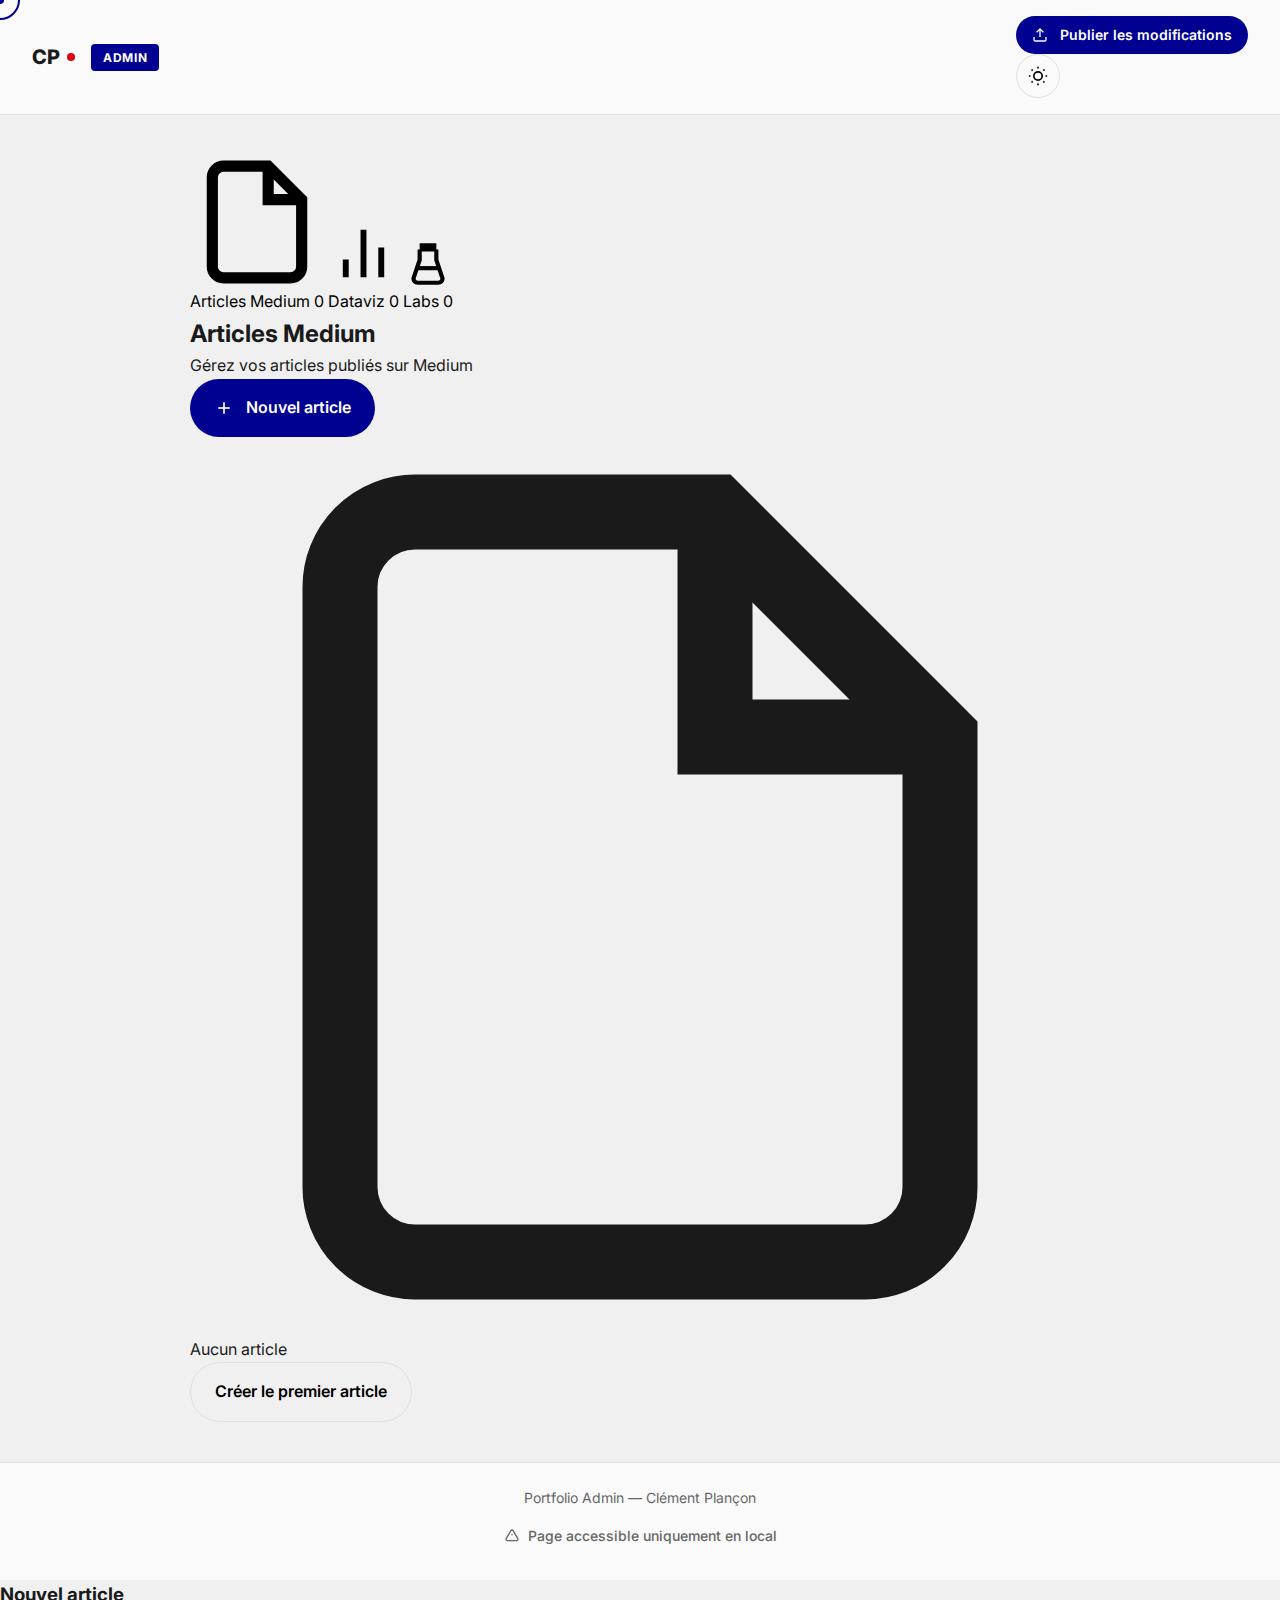
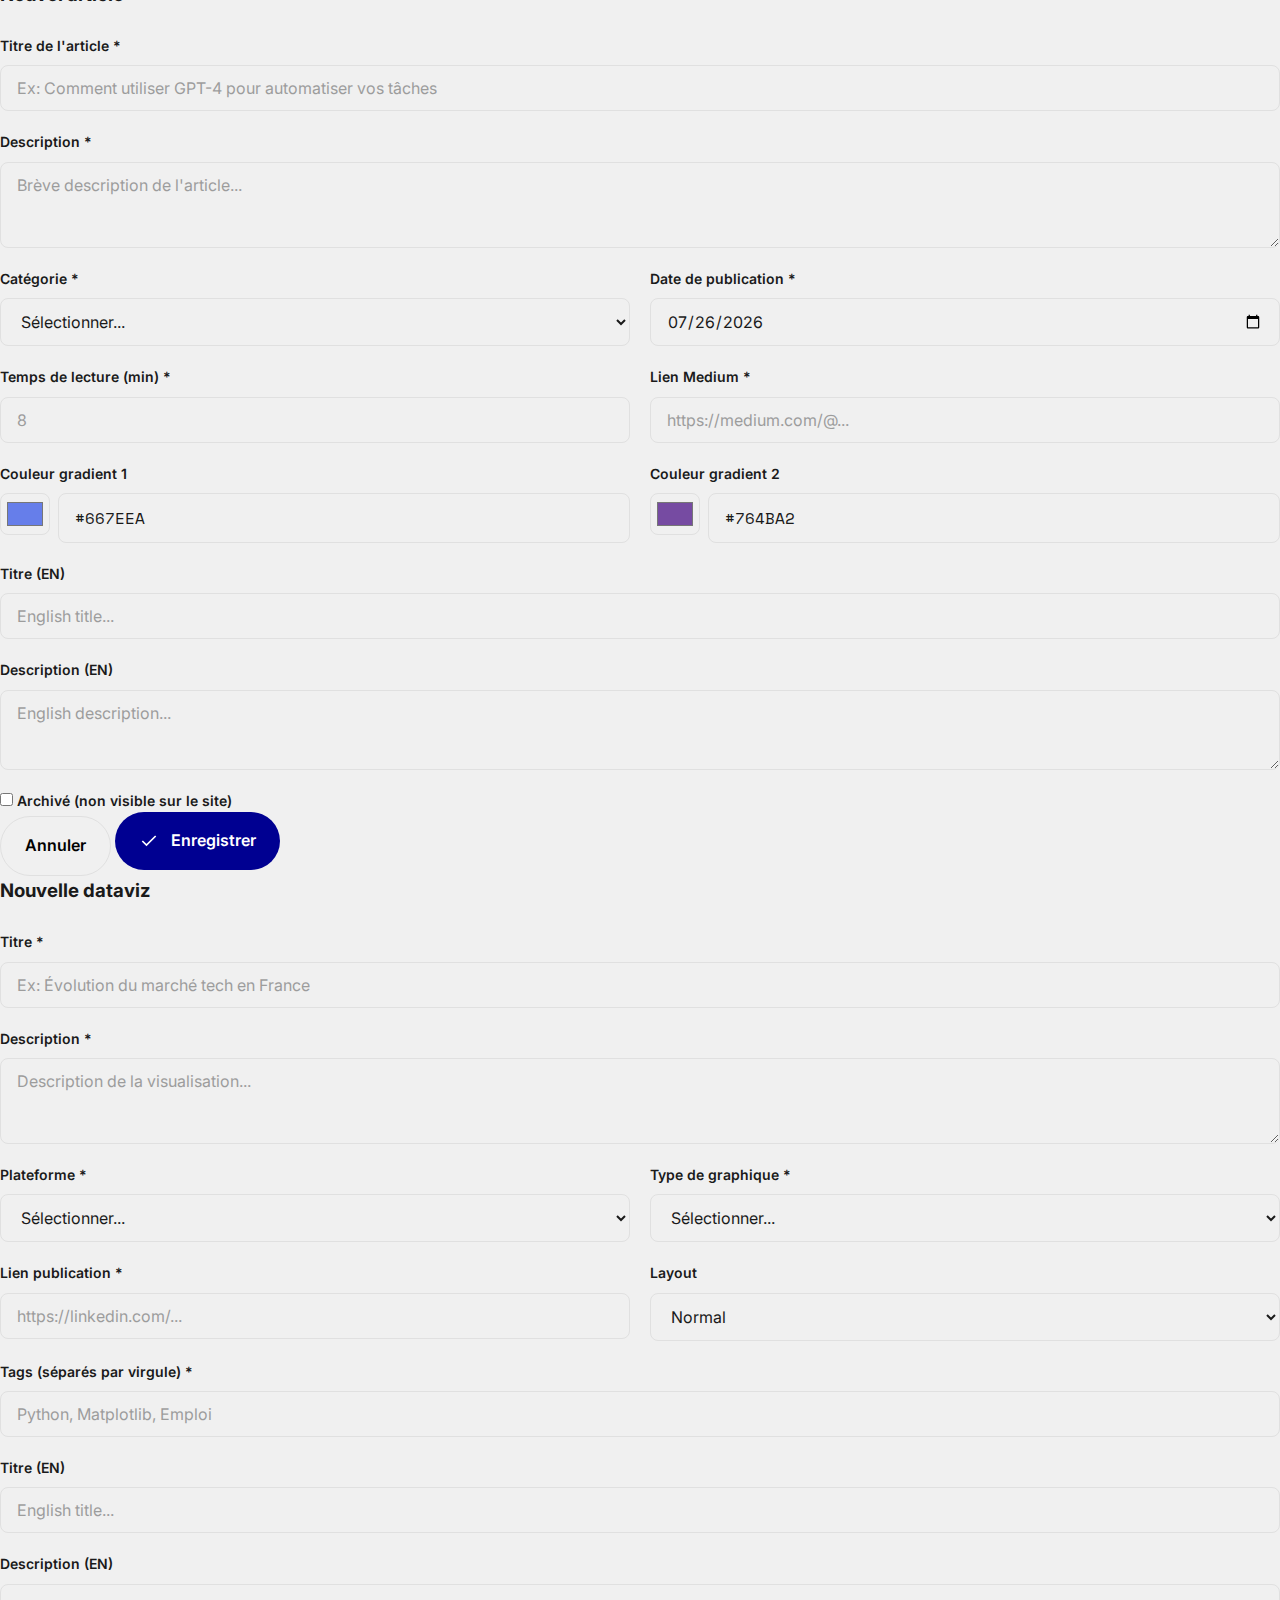
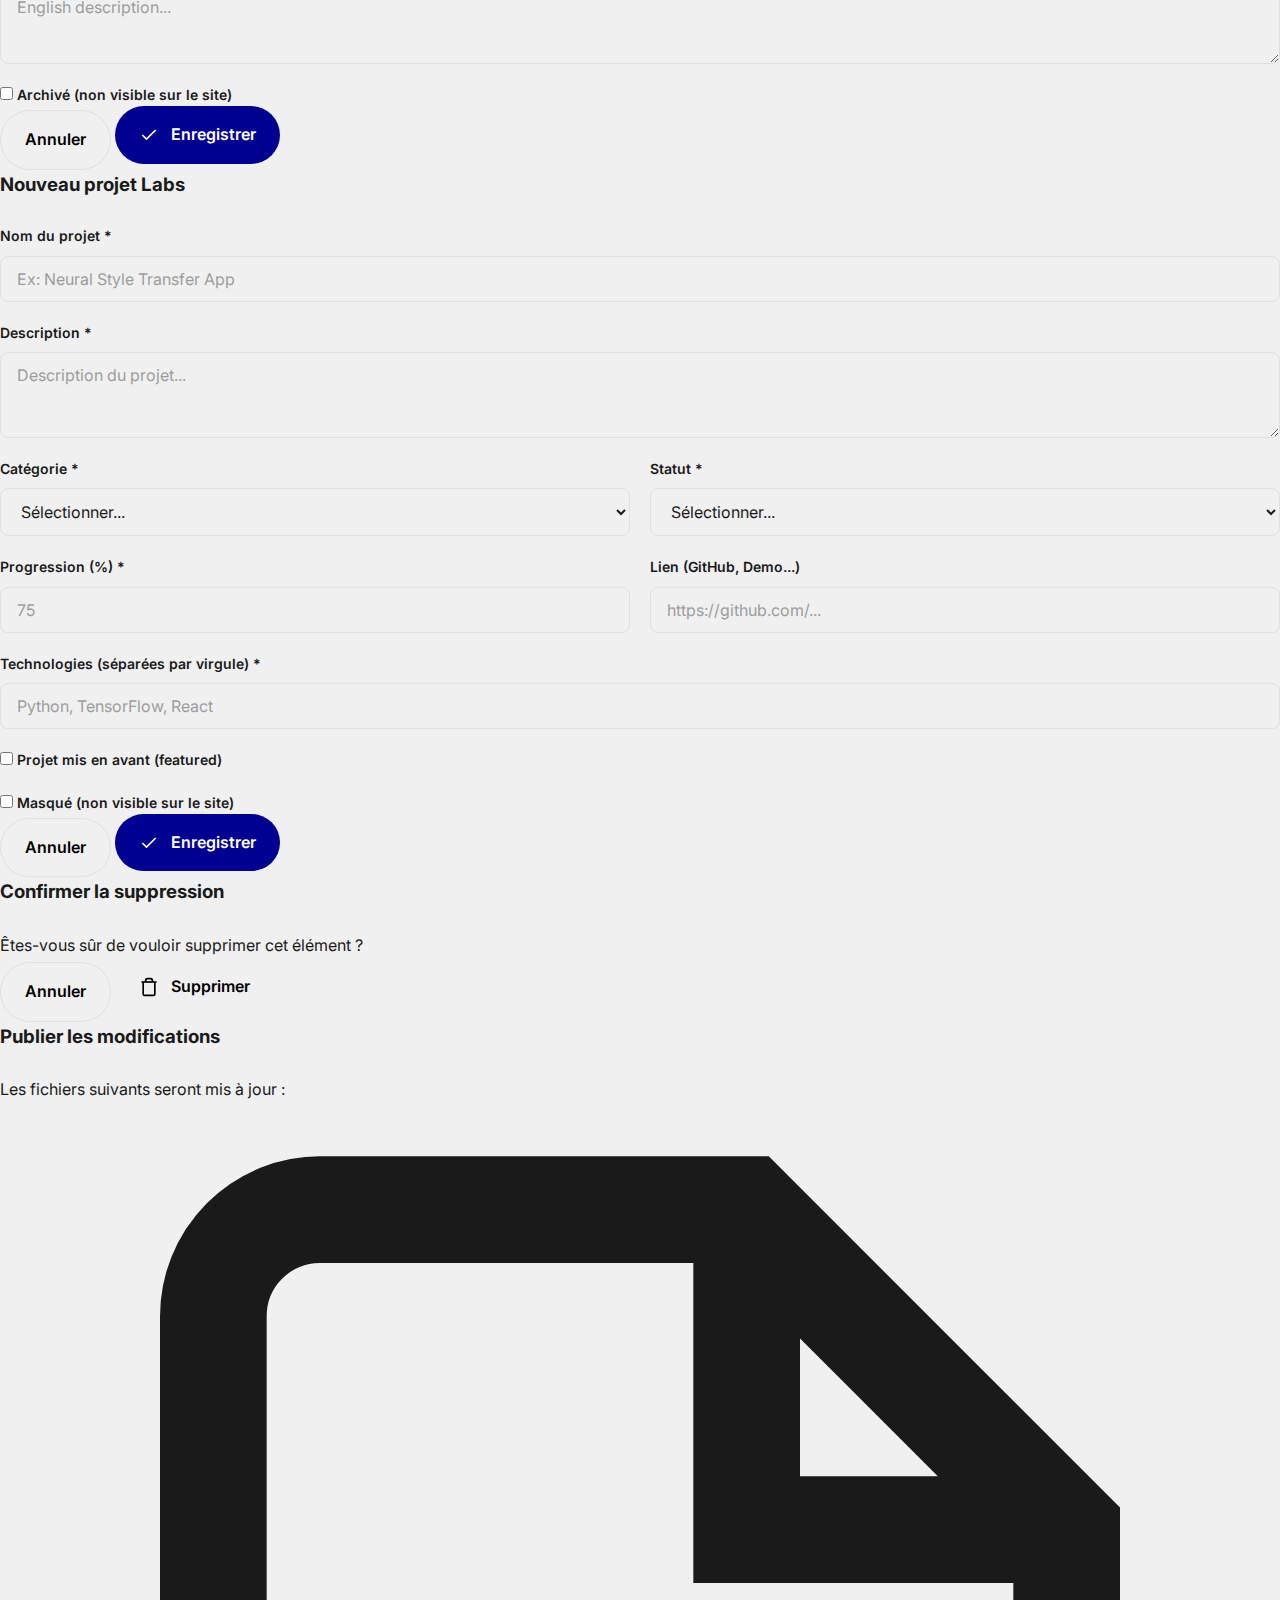
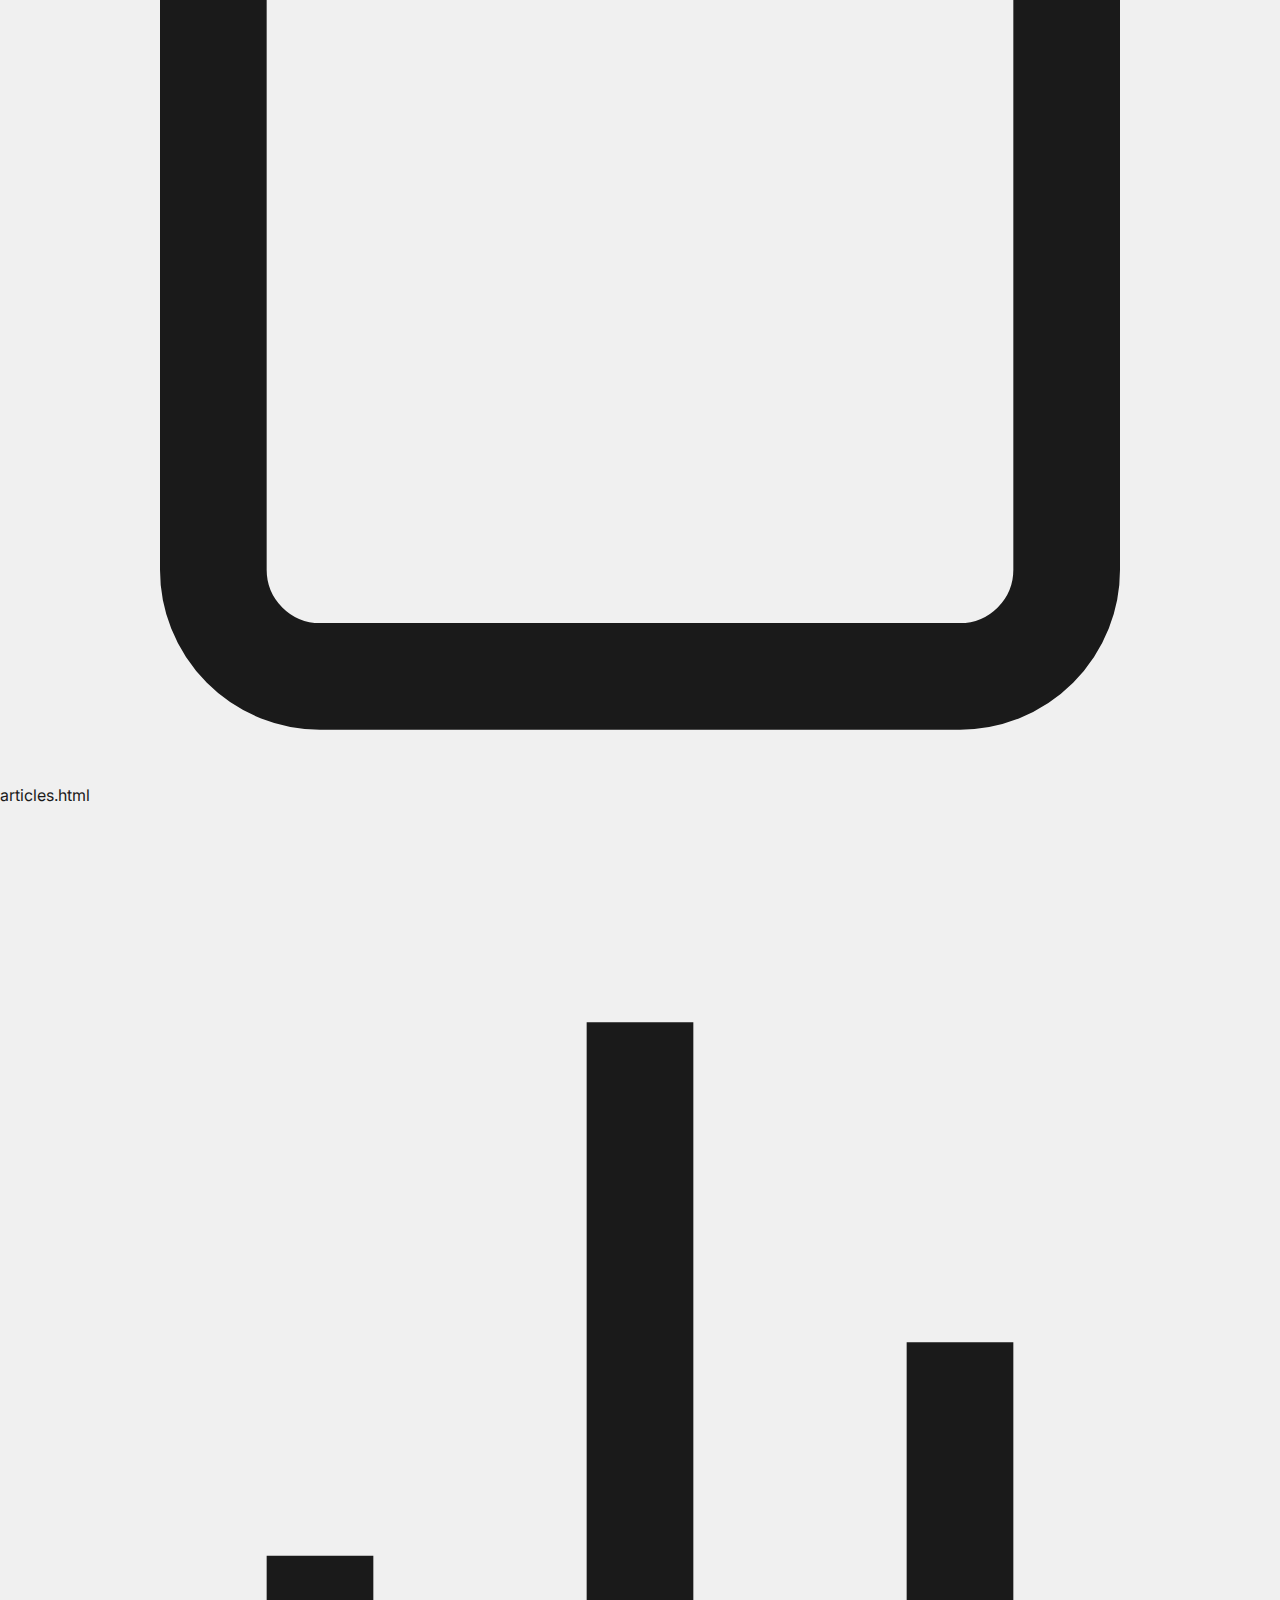
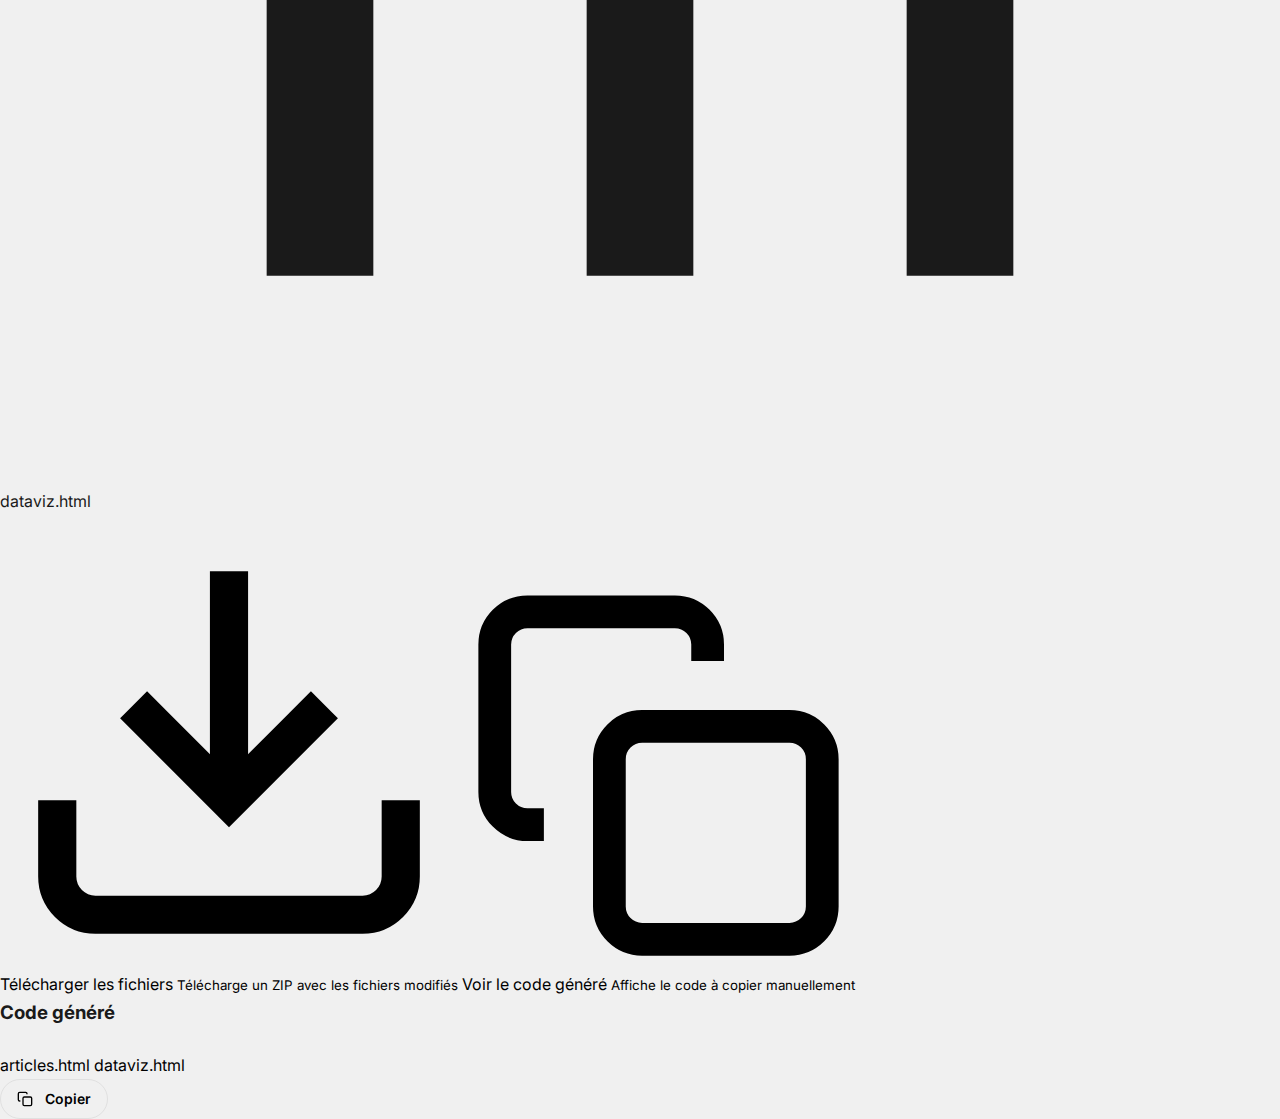
<file: admin.html>
<!DOCTYPE html>
<html lang="fr" data-theme="light">
<head>
    <meta charset="UTF-8">
    <meta name="viewport" content="width=device-width, initial-scale=1.0">
    <meta name="robots" content="noindex, nofollow">
    <title>Admin — Portfolio Clément Plançon</title>

    <link rel="preconnect" href="https://fonts.googleapis.com">
    <link rel="preconnect" href="https://fonts.gstatic.com" crossorigin>
    <link href="https://fonts.googleapis.com/css2?family=Inter:wght@300;400;500;600;700;800&family=Space+Mono:wght@400;700&display=swap" rel="stylesheet">

    <link rel="stylesheet" href="css/creative.css">
    <link rel="stylesheet" href="css/admin.css">
</head>
<body class="admin-page">
    <!-- Cursor -->
    <div class="cursor" aria-hidden="true">
        <div class="cursor__dot"></div>
        <div class="cursor__circle"></div>
    </div>

    <!-- Access Denied Screen (shown for non-localhost) -->
    <div id="accessDenied" class="access-denied" style="display: none;">
        <div class="access-denied__content">
            <svg class="access-denied__icon" viewBox="0 0 24 24" fill="none" stroke="currentColor" stroke-width="2">
                <circle cx="12" cy="12" r="10"/>
                <path d="M4.93 4.93l14.14 14.14"/>
            </svg>
            <h1>Accès refusé</h1>
            <p>Cette page est uniquement accessible en local.</p>
            <code>localhost ou 127.0.0.1</code>
        </div>
    </div>

    <!-- Admin Content -->
    <div id="adminContent" class="admin-wrapper">
        <!-- Header -->
        <header class="admin-header">
            <div class="admin-header__left">
                <a href="index.html" class="logo">
                    <span class="logo__mark">CP</span>
                    <span class="logo__dot"></span>
                </a>
                <span class="admin-badge">Admin</span>
            </div>
            <div class="admin-header__right">
                <button class="btn btn--primary btn--sm" id="publishAllBtn">
                    <svg viewBox="0 0 24 24" fill="none" stroke="currentColor" stroke-width="2">
                        <path d="M21 15v4a2 2 0 0 1-2 2H5a2 2 0 0 1-2-2v-4"/>
                        <polyline points="17 8 12 3 7 8"/>
                        <line x1="12" y1="3" x2="12" y2="15"/>
                    </svg>
                    <span>Publier les modifications</span>
                </button>
                <button class="btn-icon" data-theme-toggle title="Changer de thème">
                    <svg viewBox="0 0 24 24" fill="none" stroke="currentColor" stroke-width="2">
                        <circle cx="12" cy="12" r="5"/>
                        <path d="M12 1v2M12 21v2M4.22 4.22l1.42 1.42M18.36 18.36l1.42 1.42M1 12h2M21 12h2M4.22 19.78l1.42-1.42M18.36 5.64l1.42-1.42"/>
                    </svg>
                </button>
            </div>
        </header>

        <!-- Main Content -->
        <main class="admin-main">
            <div class="admin-container">
                <!-- Section Tabs -->
                <div class="admin-section-tabs">
                    <button class="section-tab active" data-section="articles">
                        <svg viewBox="0 0 24 24" fill="none" stroke="currentColor" stroke-width="2">
                            <path d="M14 2H6a2 2 0 0 0-2 2v16a2 2 0 0 0 2 2h12a2 2 0 0 0 2-2V8z"/>
                            <polyline points="14 2 14 8 20 8"/>
                        </svg>
                        Articles Medium
                        <span class="section-tab__count" id="articlesCount">0</span>
                    </button>
                    <button class="section-tab" data-section="dataviz">
                        <svg viewBox="0 0 24 24" fill="none" stroke="currentColor" stroke-width="2">
                            <path d="M18 20V10M12 20V4M6 20v-6"/>
                        </svg>
                        Dataviz
                        <span class="section-tab__count" id="datavizCount">0</span>
                    </button>
                    <button class="section-tab" data-section="labs">
                        <svg viewBox="0 0 24 24" fill="none" stroke="currentColor" stroke-width="2">
                            <path d="M9 3h6v2H9zM8 5v5l-3 9a2 2 0 0 0 2 2h10a2 2 0 0 0 2-2l-3-9V5"/>
                            <path d="M7 14h10"/>
                        </svg>
                        Labs
                        <span class="section-tab__count" id="labsCount">0</span>
                    </button>
                </div>

                <!-- Articles Section -->
                <section class="admin-section" id="articlesSection">
                    <div class="section-header">
                        <div>
                            <h2>Articles Medium</h2>
                            <p>Gérez vos articles publiés sur Medium</p>
                        </div>
                        <button class="btn btn--primary" id="addArticleBtn">
                            <svg viewBox="0 0 24 24" fill="none" stroke="currentColor" stroke-width="2">
                                <line x1="12" y1="5" x2="12" y2="19"/>
                                <line x1="5" y1="12" x2="19" y2="12"/>
                            </svg>
                            Nouvel article
                        </button>
                    </div>

                    <!-- Articles List -->
                    <div class="content-list" id="articlesList">
                        <div class="content-empty">
                            <svg viewBox="0 0 24 24" fill="none" stroke="currentColor" stroke-width="2">
                                <path d="M14 2H6a2 2 0 0 0-2 2v16a2 2 0 0 0 2 2h12a2 2 0 0 0 2-2V8z"/>
                                <polyline points="14 2 14 8 20 8"/>
                            </svg>
                            <p>Aucun article</p>
                            <button class="btn btn--ghost" onclick="document.getElementById('addArticleBtn').click()">Créer le premier article</button>
                        </div>
                    </div>
                </section>

                <!-- Dataviz Section -->
                <section class="admin-section" id="datavizSection" style="display: none;">
                    <div class="section-header">
                        <div>
                            <h2>Visualisations de données</h2>
                            <p>Gérez vos dataviz partagées sur les réseaux sociaux</p>
                        </div>
                        <button class="btn btn--primary" id="addDatavizBtn">
                            <svg viewBox="0 0 24 24" fill="none" stroke="currentColor" stroke-width="2">
                                <line x1="12" y1="5" x2="12" y2="19"/>
                                <line x1="5" y1="12" x2="19" y2="12"/>
                            </svg>
                            Nouvelle dataviz
                        </button>
                    </div>

                    <!-- Dataviz List -->
                    <div class="content-list" id="datavizList">
                        <div class="content-empty">
                            <svg viewBox="0 0 24 24" fill="none" stroke="currentColor" stroke-width="2">
                                <path d="M18 20V10M12 20V4M6 20v-6"/>
                            </svg>
                            <p>Aucune dataviz</p>
                            <button class="btn btn--ghost" onclick="document.getElementById('addDatavizBtn').click()">Créer la première dataviz</button>
                        </div>
                    </div>
                </section>

                <!-- Labs Section -->
                <section class="admin-section" id="labsSection" style="display: none;">
                    <div class="section-header">
                        <div>
                            <h2>Labs — Expérimentations</h2>
                            <p>Gérez vos projets personnels et expérimentations</p>
                        </div>
                        <button class="btn btn--primary" id="addLabBtn">
                            <svg viewBox="0 0 24 24" fill="none" stroke="currentColor" stroke-width="2">
                                <line x1="12" y1="5" x2="12" y2="19"/>
                                <line x1="5" y1="12" x2="19" y2="12"/>
                            </svg>
                            Nouveau projet
                        </button>
                    </div>

                    <!-- Labs List -->
                    <div class="content-list" id="labsList">
                        <div class="content-empty">
                            <svg viewBox="0 0 24 24" fill="none" stroke="currentColor" stroke-width="2">
                                <path d="M9 3h6v2H9zM8 5v5l-3 9a2 2 0 0 0 2 2h10a2 2 0 0 0 2-2l-3-9V5"/>
                                <path d="M7 14h10"/>
                            </svg>
                            <p>Aucun projet labs</p>
                            <button class="btn btn--ghost" onclick="document.getElementById('addLabBtn').click()">Créer le premier projet</button>
                        </div>
                    </div>
                </section>
            </div>
        </main>

        <!-- Footer -->
        <footer class="admin-footer">
            <p>Portfolio Admin — Clément Plançon</p>
            <p class="admin-footer__warning">
                <svg viewBox="0 0 24 24" fill="none" stroke="currentColor" stroke-width="2">
                    <path d="M12 9v2m0 4h.01m-6.938 4h13.856c1.54 0 2.502-1.667 1.732-3L13.732 4c-.77-1.333-2.694-1.333-3.464 0L3.34 16c-.77 1.333.192 3 1.732 3z"/>
                </svg>
                Page accessible uniquement en local
            </p>
        </footer>
    </div>

    <!-- Article Modal -->
    <div class="admin-modal" id="articleModal">
        <div class="admin-modal__backdrop"></div>
        <div class="admin-modal__container">
            <div class="admin-modal__header">
                <h3 id="articleModalTitle">Nouvel article</h3>
                <button class="admin-modal__close" aria-label="Fermer">
                    <svg viewBox="0 0 24 24" fill="none" stroke="currentColor" stroke-width="2">
                        <line x1="18" y1="6" x2="6" y2="18"/>
                        <line x1="6" y1="6" x2="18" y2="18"/>
                    </svg>
                </button>
            </div>
            <form id="articleForm" class="admin-modal__body">
                <input type="hidden" id="articleId">
                <div class="form-grid">
                    <div class="form-group form-group--full">
                        <label for="articleTitle">Titre de l'article *</label>
                        <input type="text" id="articleTitle" required placeholder="Ex: Comment utiliser GPT-4 pour automatiser vos tâches">
                    </div>

                    <div class="form-group form-group--full">
                        <label for="articleDesc">Description *</label>
                        <textarea id="articleDesc" required rows="3" placeholder="Brève description de l'article..."></textarea>
                    </div>

                    <div class="form-group">
                        <label for="articleCategory">Catégorie *</label>
                        <select id="articleCategory" required>
                            <option value="">Sélectionner...</option>
                            <option value="ia">Intelligence Artificielle</option>
                            <option value="dev">Développement</option>
                            <option value="career">Carrière</option>
                            <option value="tools">Outils & Productivité</option>
                        </select>
                    </div>

                    <div class="form-group">
                        <label for="articleDate">Date de publication *</label>
                        <input type="date" id="articleDate" required>
                    </div>

                    <div class="form-group">
                        <label for="articleReadTime">Temps de lecture (min) *</label>
                        <input type="number" id="articleReadTime" required min="1" max="60" placeholder="8">
                    </div>

                    <div class="form-group">
                        <label for="articleLink">Lien Medium *</label>
                        <input type="url" id="articleLink" required placeholder="https://medium.com/@...">
                    </div>

                    <div class="form-group">
                        <label for="articleGradient1">Couleur gradient 1</label>
                        <div class="color-input">
                            <input type="color" id="articleGradient1" value="#667eea">
                            <input type="text" id="articleGradient1Text" value="#667eea" maxlength="7">
                        </div>
                    </div>

                    <div class="form-group">
                        <label for="articleGradient2">Couleur gradient 2</label>
                        <div class="color-input">
                            <input type="color" id="articleGradient2" value="#764ba2">
                            <input type="text" id="articleGradient2Text" value="#764ba2" maxlength="7">
                        </div>
                    </div>

                    <div class="form-group form-group--full">
                        <label for="articleTitleEn">Titre (EN)</label>
                        <input type="text" id="articleTitleEn" placeholder="English title...">
                    </div>

                    <div class="form-group form-group--full">
                        <label for="articleDescEn">Description (EN)</label>
                        <textarea id="articleDescEn" rows="2" placeholder="English description..."></textarea>
                    </div>

                    <div class="form-group form-group--full">
                        <label class="checkbox-label">
                            <input type="checkbox" id="articleArchived">
                            <span>Archivé (non visible sur le site)</span>
                        </label>
                    </div>
                </div>
            </form>
            <div class="admin-modal__footer">
                <button type="button" class="btn btn--ghost" data-close-modal>Annuler</button>
                <button type="submit" form="articleForm" class="btn btn--primary">
                    <svg viewBox="0 0 24 24" fill="none" stroke="currentColor" stroke-width="2">
                        <polyline points="20 6 9 17 4 12"/>
                    </svg>
                    Enregistrer
                </button>
            </div>
        </div>
    </div>

    <!-- Dataviz Modal -->
    <div class="admin-modal" id="datavizModal">
        <div class="admin-modal__backdrop"></div>
        <div class="admin-modal__container">
            <div class="admin-modal__header">
                <h3 id="datavizModalTitle">Nouvelle dataviz</h3>
                <button class="admin-modal__close" aria-label="Fermer">
                    <svg viewBox="0 0 24 24" fill="none" stroke="currentColor" stroke-width="2">
                        <line x1="18" y1="6" x2="6" y2="18"/>
                        <line x1="6" y1="6" x2="18" y2="18"/>
                    </svg>
                </button>
            </div>
            <form id="datavizForm" class="admin-modal__body">
                <input type="hidden" id="datavizId">
                <div class="form-grid">
                    <div class="form-group form-group--full">
                        <label for="datavizTitle">Titre *</label>
                        <input type="text" id="datavizTitle" required placeholder="Ex: Évolution du marché tech en France">
                    </div>

                    <div class="form-group form-group--full">
                        <label for="datavizDesc">Description *</label>
                        <textarea id="datavizDesc" required rows="3" placeholder="Description de la visualisation..."></textarea>
                    </div>

                    <div class="form-group">
                        <label for="datavizPlatform">Plateforme *</label>
                        <select id="datavizPlatform" required>
                            <option value="">Sélectionner...</option>
                            <option value="linkedin">LinkedIn</option>
                            <option value="instagram">Instagram</option>
                        </select>
                    </div>

                    <div class="form-group">
                        <label for="datavizChartType">Type de graphique *</label>
                        <select id="datavizChartType" required>
                            <option value="">Sélectionner...</option>
                            <option value="bars">Bar Chart</option>
                            <option value="pie">Pie Chart</option>
                            <option value="line">Line Chart</option>
                            <option value="scatter">Scatter Plot</option>
                            <option value="radar">Radar Chart</option>
                            <option value="heatmap">Heatmap</option>
                        </select>
                    </div>

                    <div class="form-group">
                        <label for="datavizLink">Lien publication *</label>
                        <input type="url" id="datavizLink" required placeholder="https://linkedin.com/...">
                    </div>

                    <div class="form-group">
                        <label for="datavizLayout">Layout</label>
                        <select id="datavizLayout">
                            <option value="normal">Normal</option>
                            <option value="featured">Featured (large)</option>
                            <option value="wide">Wide</option>
                        </select>
                    </div>

                    <div class="form-group form-group--full">
                        <label for="datavizTags">Tags (séparés par virgule) *</label>
                        <input type="text" id="datavizTags" required placeholder="Python, Matplotlib, Emploi">
                    </div>

                    <div class="form-group form-group--full">
                        <label for="datavizTitleEn">Titre (EN)</label>
                        <input type="text" id="datavizTitleEn" placeholder="English title...">
                    </div>

                    <div class="form-group form-group--full">
                        <label for="datavizDescEn">Description (EN)</label>
                        <textarea id="datavizDescEn" rows="2" placeholder="English description..."></textarea>
                    </div>

                    <div class="form-group form-group--full">
                        <label class="checkbox-label">
                            <input type="checkbox" id="datavizArchived">
                            <span>Archivé (non visible sur le site)</span>
                        </label>
                    </div>
                </div>
            </form>
            <div class="admin-modal__footer">
                <button type="button" class="btn btn--ghost" data-close-modal>Annuler</button>
                <button type="submit" form="datavizForm" class="btn btn--primary">
                    <svg viewBox="0 0 24 24" fill="none" stroke="currentColor" stroke-width="2">
                        <polyline points="20 6 9 17 4 12"/>
                    </svg>
                    Enregistrer
                </button>
            </div>
        </div>
    </div>

    <!-- Labs Modal -->
    <div class="admin-modal" id="labsModal">
        <div class="admin-modal__backdrop"></div>
        <div class="admin-modal__container">
            <div class="admin-modal__header">
                <h3 id="labsModalTitle">Nouveau projet Labs</h3>
                <button class="admin-modal__close" aria-label="Fermer">
                    <svg viewBox="0 0 24 24" fill="none" stroke="currentColor" stroke-width="2">
                        <line x1="18" y1="6" x2="6" y2="18"/>
                        <line x1="6" y1="6" x2="18" y2="18"/>
                    </svg>
                </button>
            </div>
            <form id="labsForm" class="admin-modal__body">
                <input type="hidden" id="labId">
                <div class="form-grid">
                    <div class="form-group form-group--full">
                        <label for="labTitle">Nom du projet *</label>
                        <input type="text" id="labTitle" required placeholder="Ex: Neural Style Transfer App">
                    </div>

                    <div class="form-group form-group--full">
                        <label for="labDesc">Description *</label>
                        <textarea id="labDesc" required rows="3" placeholder="Description du projet..."></textarea>
                    </div>

                    <div class="form-group">
                        <label for="labCategory">Catégorie *</label>
                        <select id="labCategory" required>
                            <option value="">Sélectionner...</option>
                            <option value="ia">Intelligence Artificielle</option>
                            <option value="web">Web / App</option>
                            <option value="hardware">Hardware / IoT</option>
                            <option value="tools">Outils / CLI</option>
                            <option value="game">Jeux / Créatif</option>
                        </select>
                    </div>

                    <div class="form-group">
                        <label for="labStatus">Statut *</label>
                        <select id="labStatus" required>
                            <option value="">Sélectionner...</option>
                            <option value="idea">Idée</option>
                            <option value="prototype">Prototype</option>
                            <option value="beta">Beta</option>
                            <option value="active">Actif</option>
                            <option value="archived">Archivé</option>
                        </select>
                    </div>

                    <div class="form-group">
                        <label for="labProgress">Progression (%) *</label>
                        <input type="number" id="labProgress" required min="0" max="100" placeholder="75">
                    </div>

                    <div class="form-group">
                        <label for="labLink">Lien (GitHub, Demo...)</label>
                        <input type="url" id="labLink" placeholder="https://github.com/...">
                    </div>

                    <div class="form-group form-group--full">
                        <label for="labTech">Technologies (séparées par virgule) *</label>
                        <input type="text" id="labTech" required placeholder="Python, TensorFlow, React">
                    </div>

                    <div class="form-group form-group--full">
                        <label class="checkbox-label">
                            <input type="checkbox" id="labFeatured">
                            <span>Projet mis en avant (featured)</span>
                        </label>
                    </div>

                    <div class="form-group form-group--full">
                        <label class="checkbox-label">
                            <input type="checkbox" id="labHidden">
                            <span>Masqué (non visible sur le site)</span>
                        </label>
                    </div>
                </div>
            </form>
            <div class="admin-modal__footer">
                <button type="button" class="btn btn--ghost" data-close-modal>Annuler</button>
                <button type="submit" form="labsForm" class="btn btn--primary">
                    <svg viewBox="0 0 24 24" fill="none" stroke="currentColor" stroke-width="2">
                        <polyline points="20 6 9 17 4 12"/>
                    </svg>
                    Enregistrer
                </button>
            </div>
        </div>
    </div>

    <!-- Confirm Delete Modal -->
    <div class="admin-modal admin-modal--small" id="confirmModal">
        <div class="admin-modal__backdrop"></div>
        <div class="admin-modal__container">
            <div class="admin-modal__header">
                <h3>Confirmer la suppression</h3>
                <button class="admin-modal__close" aria-label="Fermer">
                    <svg viewBox="0 0 24 24" fill="none" stroke="currentColor" stroke-width="2">
                        <line x1="18" y1="6" x2="6" y2="18"/>
                        <line x1="6" y1="6" x2="18" y2="18"/>
                    </svg>
                </button>
            </div>
            <div class="admin-modal__body">
                <p id="confirmMessage">Êtes-vous sûr de vouloir supprimer cet élément ?</p>
            </div>
            <div class="admin-modal__footer">
                <button type="button" class="btn btn--ghost" data-close-modal>Annuler</button>
                <button type="button" class="btn btn--danger" id="confirmDeleteBtn">
                    <svg viewBox="0 0 24 24" fill="none" stroke="currentColor" stroke-width="2">
                        <polyline points="3 6 5 6 21 6"/>
                        <path d="M19 6v14a2 2 0 0 1-2 2H7a2 2 0 0 1-2-2V6m3 0V4a2 2 0 0 1 2-2h4a2 2 0 0 1 2 2v2"/>
                    </svg>
                    Supprimer
                </button>
            </div>
        </div>
    </div>

    <!-- Publish Modal -->
    <div class="admin-modal" id="publishModal">
        <div class="admin-modal__backdrop"></div>
        <div class="admin-modal__container">
            <div class="admin-modal__header">
                <h3>Publier les modifications</h3>
                <button class="admin-modal__close" aria-label="Fermer">
                    <svg viewBox="0 0 24 24" fill="none" stroke="currentColor" stroke-width="2">
                        <line x1="18" y1="6" x2="6" y2="18"/>
                        <line x1="6" y1="6" x2="18" y2="18"/>
                    </svg>
                </button>
            </div>
            <div class="admin-modal__body">
                <p class="publish-info">Les fichiers suivants seront mis à jour :</p>
                <ul class="publish-list">
                    <li>
                        <svg viewBox="0 0 24 24" fill="none" stroke="currentColor" stroke-width="2">
                            <path d="M14 2H6a2 2 0 0 0-2 2v16a2 2 0 0 0 2 2h12a2 2 0 0 0 2-2V8z"/>
                            <polyline points="14 2 14 8 20 8"/>
                        </svg>
                        articles.html
                    </li>
                    <li>
                        <svg viewBox="0 0 24 24" fill="none" stroke="currentColor" stroke-width="2">
                            <path d="M18 20V10M12 20V4M6 20v-6"/>
                        </svg>
                        dataviz.html
                    </li>
                </ul>
                <div class="publish-options">
                    <button class="publish-option" id="downloadFilesBtn">
                        <svg viewBox="0 0 24 24" fill="none" stroke="currentColor" stroke-width="2">
                            <path d="M21 15v4a2 2 0 0 1-2 2H5a2 2 0 0 1-2-2v-4"/>
                            <polyline points="7 10 12 15 17 10"/>
                            <line x1="12" y1="15" x2="12" y2="3"/>
                        </svg>
                        <span>Télécharger les fichiers</span>
                        <small>Télécharge un ZIP avec les fichiers modifiés</small>
                    </button>
                    <button class="publish-option" id="copyCodeBtn">
                        <svg viewBox="0 0 24 24" fill="none" stroke="currentColor" stroke-width="2">
                            <rect x="9" y="9" width="13" height="13" rx="2" ry="2"/>
                            <path d="M5 15H4a2 2 0 0 1-2-2V4a2 2 0 0 1 2-2h9a2 2 0 0 1 2 2v1"/>
                        </svg>
                        <span>Voir le code généré</span>
                        <small>Affiche le code à copier manuellement</small>
                    </button>
                </div>
            </div>
        </div>
    </div>

    <!-- Code Preview Modal -->
    <div class="admin-modal admin-modal--large" id="codeModal">
        <div class="admin-modal__backdrop"></div>
        <div class="admin-modal__container">
            <div class="admin-modal__header">
                <h3>Code généré</h3>
                <button class="admin-modal__close" aria-label="Fermer">
                    <svg viewBox="0 0 24 24" fill="none" stroke="currentColor" stroke-width="2">
                        <line x1="18" y1="6" x2="6" y2="18"/>
                        <line x1="6" y1="6" x2="18" y2="18"/>
                    </svg>
                </button>
            </div>
            <div class="admin-modal__body">
                <div class="code-tabs">
                    <button class="code-tab active" data-code="articles">articles.html</button>
                    <button class="code-tab" data-code="dataviz">dataviz.html</button>
                </div>
                <div class="code-content">
                    <div class="code-actions">
                        <button class="btn btn--ghost btn--sm" id="copyCurrentCodeBtn">
                            <svg viewBox="0 0 24 24" fill="none" stroke="currentColor" stroke-width="2">
                                <rect x="9" y="9" width="13" height="13" rx="2" ry="2"/>
                                <path d="M5 15H4a2 2 0 0 1-2-2V4a2 2 0 0 1 2-2h9a2 2 0 0 1 2 2v1"/>
                            </svg>
                            Copier
                        </button>
                    </div>
                    <pre class="code-preview"><code id="codePreview"></code></pre>
                </div>
            </div>
        </div>
    </div>

    <script src="js/admin.js"></script>
</body>
</html>
</file>
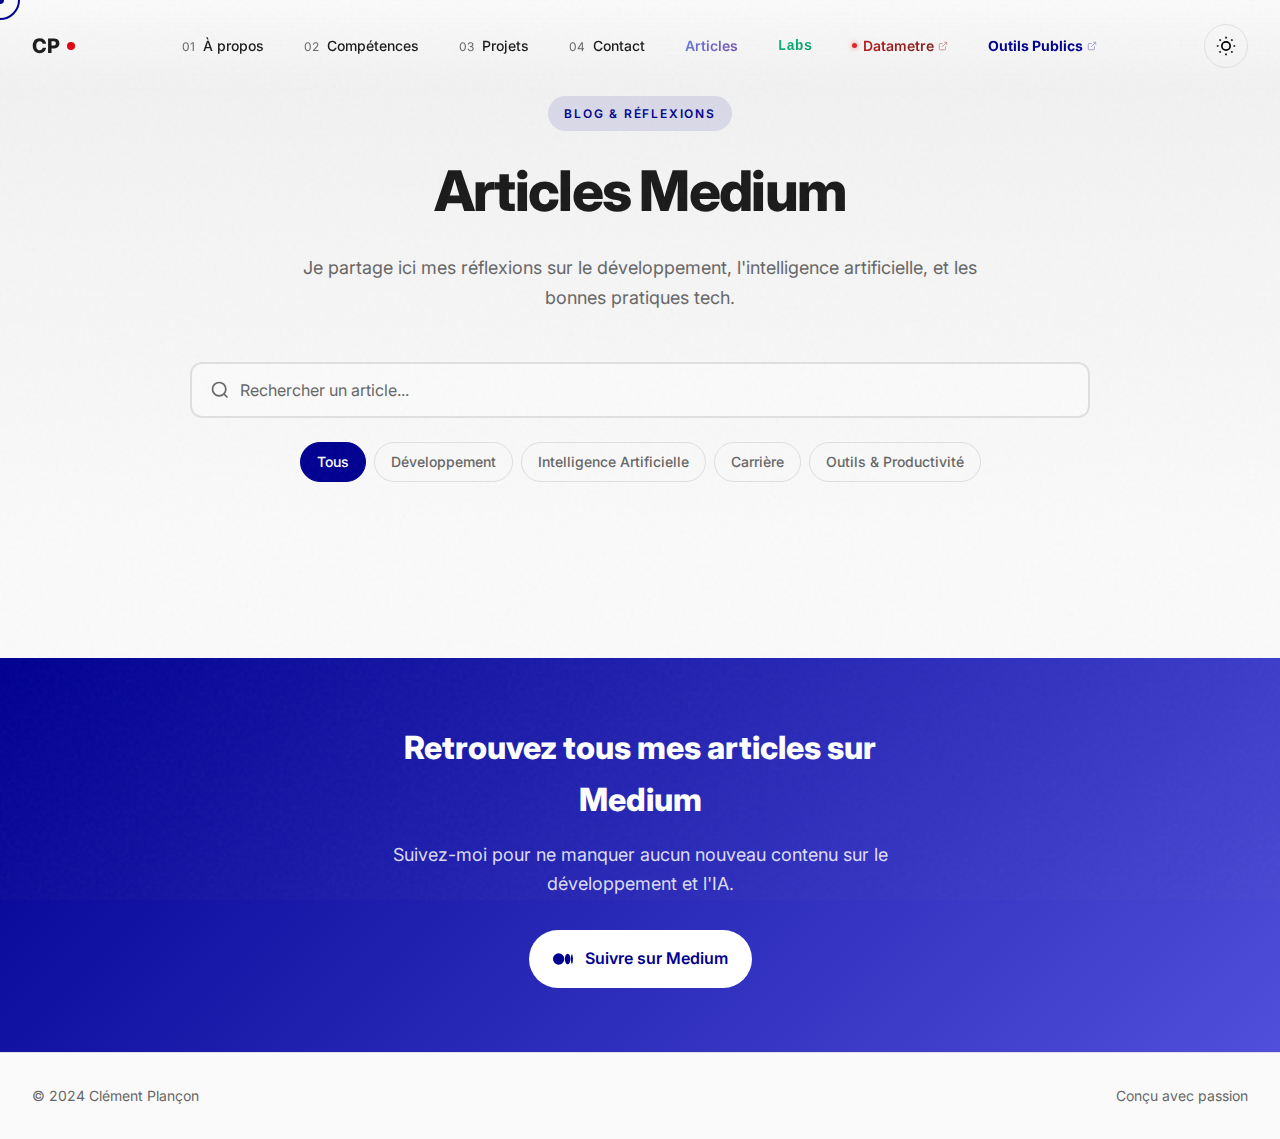
<file: articles.html>
<!DOCTYPE html>
<html lang="fr" data-theme="light">

<head>
    <meta charset="UTF-8">
    <meta name="viewport" content="width=device-width, initial-scale=1.0">
    <meta name="theme-color" content="#000091">
    <meta name="description" content="Articles Medium de Clément Plançon - Développement, IA, et Tech.">
    <title>Articles — Clément Plançon</title>

    <link rel="preconnect" href="https://fonts.googleapis.com">
    <link rel="preconnect" href="https://fonts.gstatic.com" crossorigin>
    <link
        href="https://fonts.googleapis.com/css2?family=Inter:wght@300;400;500;600;700;800;900&family=Playfair+Display:ital,wght@0,400;0,700;1,400&display=swap"
        rel="stylesheet">

    <link rel="stylesheet" href="css/creative.css">
</head>

<body>
    <!-- Cursor -->
    <div class="cursor" aria-hidden="true">
        <div class="cursor__dot"></div>
        <div class="cursor__circle"></div>
    </div>

    <!-- Grain -->
    <div class="grain" aria-hidden="true"></div>

    <!-- Header -->
    <header class="header">
        <a href="index.html" class="logo">
            <span class="logo__mark">CP</span>
            <span class="logo__dot"></span>
        </a>

        <nav class="nav">
            <a href="index.html#apropos" class="nav__link">
                <span class="nav__num">01</span>
                <span class="nav__text">À propos</span>
            </a>
            <a href="index.html#competences" class="nav__link">
                <span class="nav__num">02</span>
                <span class="nav__text">Compétences</span>
            </a>
            <a href="index.html#projets" class="nav__link">
                <span class="nav__num">03</span>
                <span class="nav__text">Projets</span>
            </a>
            <a href="index.html#contact" class="nav__link">
                <span class="nav__num">04</span>
                <span class="nav__text">Contact</span>
            </a>

            <!-- Styled Special Links -->
            <a href="articles.html" class="nav__link nav__link--styled nav__link--articles nav__link--active">
                <span class="nav__styled-text">Articles</span>
                <span class="nav__particles">
                    <span class="nav__particle"></span>
                    <span class="nav__particle"></span>
                    <span class="nav__particle"></span>
                    <span class="nav__particle"></span>
                    <span class="nav__particle"></span>
                </span>
            </a>
            <a href="labs.html" class="nav__link nav__link--styled nav__link--labs">
                <span class="nav__styled-text">Labs</span>
                <span class="nav__particles">
                    <span class="nav__particle"></span>
                    <span class="nav__particle"></span>
                    <span class="nav__particle"></span>
                    <span class="nav__particle"></span>
                    <span class="nav__particle"></span>
                </span>
            </a>
            <a href="https://datametre.netlify.app/" target="_blank" rel="noopener noreferrer" class="nav__link nav__link--styled nav__link--dataviz" aria-label="Datametre (ouvre dans un nouvel onglet)">
                <span class="nav__dot" aria-hidden="true"></span>
                <span class="nav__styled-text">Datametre</span>
                <span class="nav__particles">
                    <span class="nav__particle"></span>
                    <span class="nav__particle"></span>
                    <span class="nav__particle"></span>
                    <span class="nav__particle"></span>
                    <span class="nav__particle"></span>
                </span>
                <svg class="nav__external" viewBox="0 0 24 24" fill="none" stroke="currentColor" stroke-width="2" aria-hidden="true">
                    <path d="M18 13v6a2 2 0 0 1-2 2H5a2 2 0 0 1-2-2V8a2 2 0 0 1 2-2h6"/>
                    <polyline points="15 3 21 3 21 9"/>
                    <line x1="10" y1="14" x2="21" y2="3"/>
                </svg>
            </a>
            <a href="https://outilspublics.netlify.app/" target="_blank" rel="noopener"
                class="nav__link nav__link--styled nav__link--outils">
                <span class="nav__styled-text">Outils Publics</span>
                <span class="nav__particles">
                    <span class="nav__particle"></span>
                    <span class="nav__particle"></span>
                    <span class="nav__particle"></span>
                    <span class="nav__particle"></span>
                    <span class="nav__particle"></span>
                </span>
                <svg class="nav__external" viewBox="0 0 24 24" fill="none" stroke="currentColor" stroke-width="2">
                    <path d="M18 13v6a2 2 0 0 1-2 2H5a2 2 0 0 1-2-2V8a2 2 0 0 1 2-2h6" />
                    <polyline points="15 3 21 3 21 9" />
                    <line x1="10" y1="14" x2="21" y2="3" />
                </svg>
            </a>

        </nav>

        <div class="header__actions">
            <button class="btn-icon" data-theme-toggle title="Changer de thème">
                <svg viewBox="0 0 24 24" fill="none" stroke="currentColor" stroke-width="2">
                    <circle cx="12" cy="12" r="5" />
                    <path
                        d="M12 1v2M12 21v2M4.22 4.22l1.42 1.42M18.36 18.36l1.42 1.42M1 12h2M21 12h2M4.22 19.78l1.42-1.42M18.36 5.64l1.42-1.42" />
                </svg>
            </button>
            <button class="nav-toggle" aria-label="Menu">
                <span></span>
                <span></span>
                <span></span>
            </button>
        </div>
    </header>

    <!-- Hero Articles -->
    <section class="articles-hero">
        <div class="container">
            <div class="articles-hero__content">
                <span class="articles-hero__label">Blog & Réflexions</span>
                <h1 class="articles-hero__title">Articles Medium</h1>
                <p class="articles-hero__desc">
                    Je partage ici mes réflexions sur le développement, l'intelligence artificielle, et les bonnes
                    pratiques tech.
                </p>
            </div>

            <!-- Search & Filters -->
            <div class="articles-filters">
                <div class="search-box">
                    <svg class="search-box__icon" viewBox="0 0 24 24" fill="none" stroke="currentColor"
                        stroke-width="2">
                        <circle cx="11" cy="11" r="8" />
                        <path d="M21 21l-4.35-4.35" />
                    </svg>
                    <input type="text" class="search-box__input" id="searchInput" placeholder="Rechercher un article..."
                        data-i18n-placeholder="articles.search">
                </div>

                <div class="categories">
                    <button class="category-btn active" data-category="all">Tous</button>
                    <button class="category-btn" data-category="dev">Développement</button>
                    <button class="category-btn" data-category="ia">Intelligence Artificielle</button>
                    <button class="category-btn" data-category="career">Carrière</button>
                    <button class="category-btn" data-category="tools">Outils & Productivité</button>
                </div>
            </div>
        </div>
    </section>

    <!-- Articles Grid -->
    <section class="section articles-section">
        <div class="container">
            <div class="articles-grid" id="articlesGrid">

            </div>

            <!-- No Results -->
            <div class="no-results" id="noResults" style="display: none;">
                <svg viewBox="0 0 24 24" fill="none" stroke="currentColor" stroke-width="2">
                    <circle cx="11" cy="11" r="8" />
                    <path d="M21 21l-4.35-4.35" />
                    <path d="M8 8l6 6M14 8l-6 6" />
                </svg>
                <p>Aucun article trouvé pour cette recherche.</p>
            </div>
        </div>
    </section>

    <!-- CTA Medium -->
    <section class="section medium-cta">
        <div class="container">
            <div class="medium-cta__content">
                <h2 class="medium-cta__title">Retrouvez tous mes articles sur Medium</h2>
                <p class="medium-cta__desc">Suivez-moi pour ne manquer aucun nouveau contenu sur le développement et
                    l'IA.</p>
                <a href="https://medium.com/@clement.plancon" target="_blank" rel="noopener" class="btn btn--primary">
                    <svg viewBox="0 0 24 24" fill="currentColor" width="20" height="20">
                        <path
                            d="M13.54 12a6.8 6.8 0 01-6.77 6.82A6.8 6.8 0 010 12a6.8 6.8 0 016.77-6.82A6.8 6.8 0 0113.54 12zm7.42 0c0 3.54-1.51 6.42-3.38 6.42-1.87 0-3.39-2.88-3.39-6.42s1.52-6.42 3.39-6.42 3.38 2.88 3.38 6.42zm2.94 0c0 3.17-.53 5.75-1.19 5.75-.66 0-1.19-2.58-1.19-5.75s.53-5.75 1.19-5.75c.66 0 1.19 2.58 1.19 5.75z" />
                    </svg>
                    <span>Suivre sur Medium</span>
                </a>
            </div>
        </div>
    </section>

    <!-- Footer -->
    <footer class="footer">
        <div class="container footer__inner">
            <p>© 2024 Clément Plançon</p>
            <p>Conçu avec passion</p>
        </div>
    </footer>

    <script src="js/creative.js"></script>
    <script src="js/articles.js"></script>
</body>

</html>
</file>
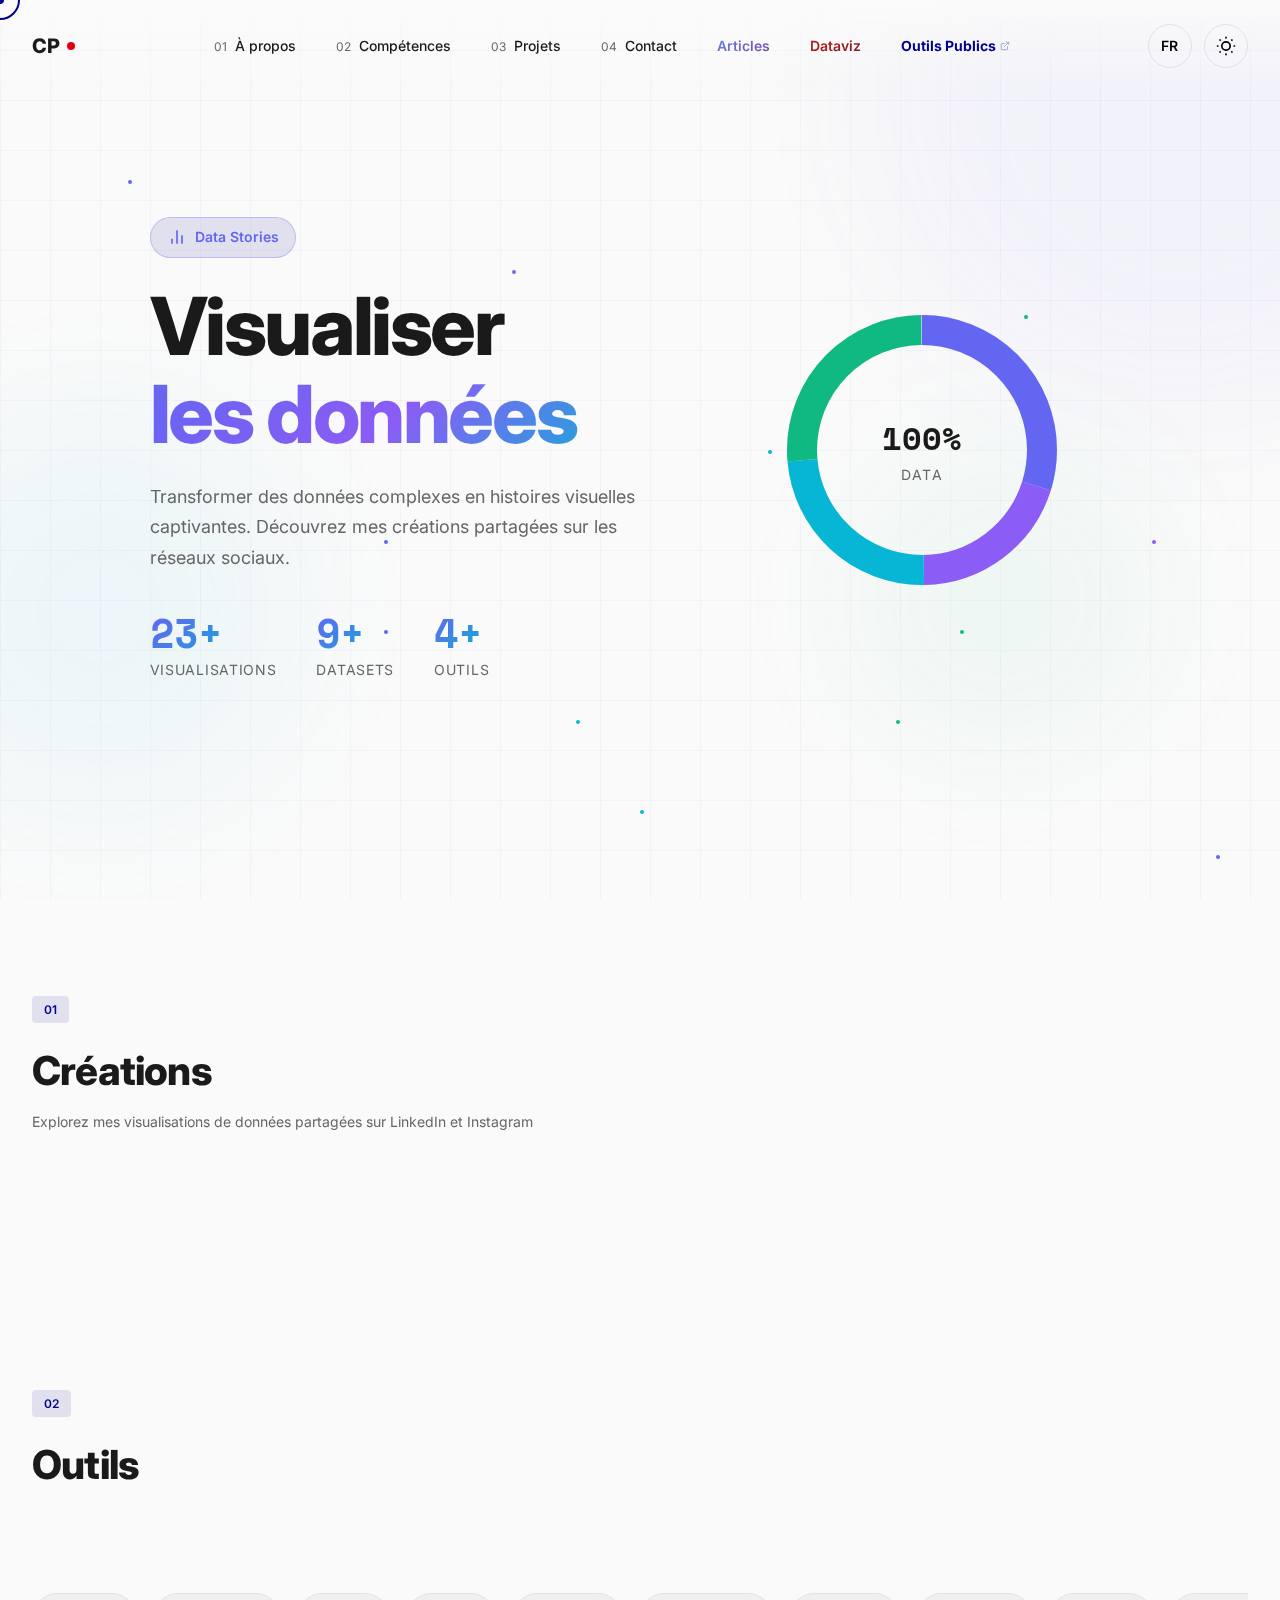
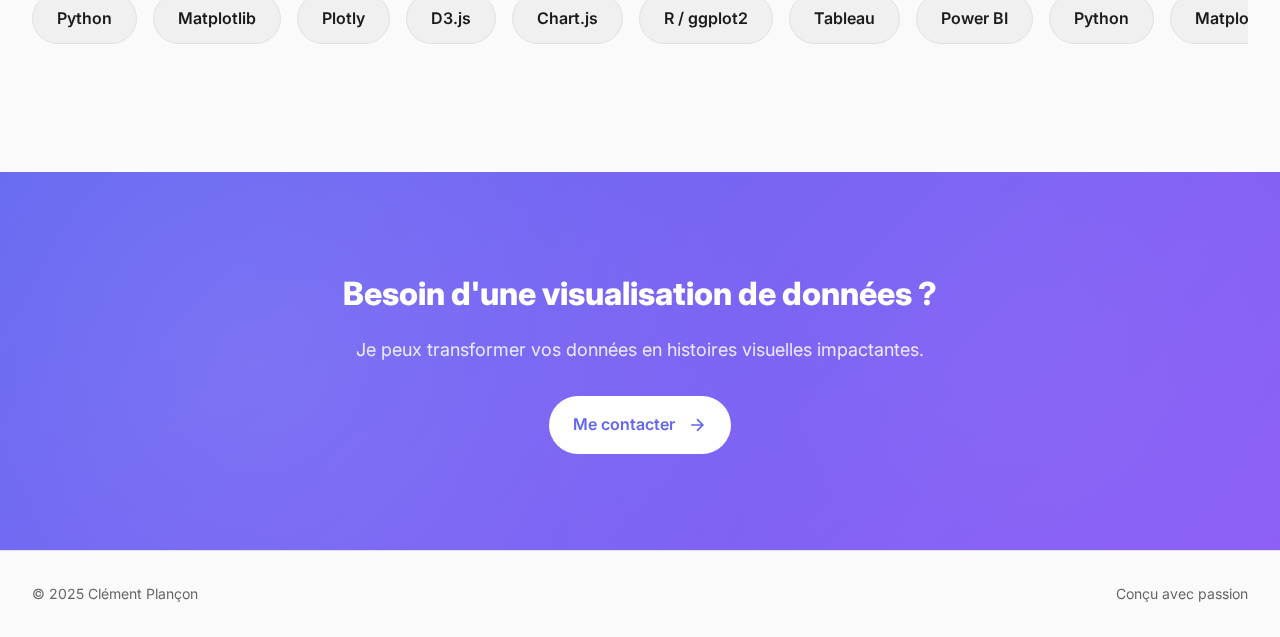
<file: dataviz.html>
<!DOCTYPE html>
<html lang="fr" data-theme="light" data-lang="fr">

<head>
    <meta charset="UTF-8">
    <meta name="viewport" content="width=device-width, initial-scale=1.0">
    <meta name="theme-color" content="#000091">
    <meta name="description" content="Dataviz - Visualisations de données créatives par Clément Plançon">
    <title>Dataviz — Clément Plançon</title>

    <link rel="preconnect" href="https://fonts.googleapis.com">
    <link rel="preconnect" href="https://fonts.gstatic.com" crossorigin>
    <link
        href="https://fonts.googleapis.com/css2?family=Inter:wght@300;400;500;600;700;800;900&family=Playfair+Display:ital,wght@0,400;0,700;1,400&family=Space+Mono:wght@400;700&display=swap"
        rel="stylesheet">

    <link rel="stylesheet" href="css/creative.css">
    <link rel="stylesheet" href="css/dataviz.css">
</head>

<body class="dataviz-page">
    <!-- Cursor -->
    <div class="cursor" aria-hidden="true">
        <div class="cursor__dot"></div>
        <div class="cursor__circle"></div>
    </div>

    <!-- Dataviz Background -->
    <div class="dataviz-bg" aria-hidden="true">
        <svg class="dataviz-bg__grid" width="100%" height="100%">
            <defs>
                <pattern id="grid" width="50" height="50" patternUnits="userSpaceOnUse">
                    <path d="M 50 0 L 0 0 0 50" fill="none" stroke="currentColor" stroke-width="0.5" opacity="0.1" />
                </pattern>
            </defs>
            <rect width="100%" height="100%" fill="url(#grid)" />
        </svg>
        <div class="dataviz-bg__nodes"></div>
        <div class="dataviz-bg__chart dataviz-bg__chart--1"></div>
        <div class="dataviz-bg__chart dataviz-bg__chart--2"></div>
        <div class="dataviz-bg__chart dataviz-bg__chart--3"></div>
    </div>

    <!-- Header -->
    <header class="header header--dataviz">
        <a href="index.html" class="logo">
            <span class="logo__mark">CP</span>
            <span class="logo__dot"></span>
        </a>

        <nav class="nav">
            <a href="index.html#apropos" class="nav__link" data-i18n="nav.about">
                <span class="nav__num">01</span>
                <span class="nav__text">À propos</span>
            </a>
            <a href="index.html#competences" class="nav__link" data-i18n="nav.skills">
                <span class="nav__num">02</span>
                <span class="nav__text">Compétences</span>
            </a>
            <a href="index.html#projets" class="nav__link" data-i18n="nav.work">
                <span class="nav__num">03</span>
                <span class="nav__text">Projets</span>
            </a>
            <a href="index.html#contact" class="nav__link" data-i18n="nav.contact">
                <span class="nav__num">04</span>
                <span class="nav__text">Contact</span>
            </a>

            <!-- Styled Special Links -->
            <a href="articles.html" class="nav__link nav__link--styled nav__link--articles">
                <span class="nav__styled-text" data-i18n="nav.articles">Articles</span>
                <span class="nav__particles">
                    <span class="nav__particle"></span>
                    <span class="nav__particle"></span>
                    <span class="nav__particle"></span>
                    <span class="nav__particle"></span>
                    <span class="nav__particle"></span>
                </span>
            </a>
            <a href="dataviz.html" class="nav__link nav__link--styled nav__link--dataviz nav__link--active">
                <span class="nav__styled-text" data-i18n="nav.dataviz">Dataviz</span>
                <span class="nav__particles">
                    <span class="nav__particle"></span>
                    <span class="nav__particle"></span>
                    <span class="nav__particle"></span>
                    <span class="nav__particle"></span>
                    <span class="nav__particle"></span>
                </span>
            </a>
            <a href="https://outilspublics.netlify.app/" target="_blank" rel="noopener" class="nav__link nav__link--styled nav__link--outils">
                <span class="nav__styled-text" data-i18n="nav.outils">Outils Publics</span>
                <span class="nav__particles">
                    <span class="nav__particle"></span>
                    <span class="nav__particle"></span>
                    <span class="nav__particle"></span>
                    <span class="nav__particle"></span>
                    <span class="nav__particle"></span>
                </span>
                <svg class="nav__external" viewBox="0 0 24 24" fill="none" stroke="currentColor" stroke-width="2">
                    <path d="M18 13v6a2 2 0 0 1-2 2H5a2 2 0 0 1-2-2V8a2 2 0 0 1 2-2h6"/>
                    <polyline points="15 3 21 3 21 9"/>
                    <line x1="10" y1="14" x2="21" y2="3"/>
                </svg>
            </a>
        </nav>

        <div class="header__actions">
            <button class="btn-icon" data-lang-toggle title="Changer de langue">
                <span>FR</span>
            </button>
            <button class="btn-icon" data-theme-toggle title="Changer de thème">
                <svg viewBox="0 0 24 24" fill="none" stroke="currentColor" stroke-width="2">
                    <circle cx="12" cy="12" r="5" />
                    <path
                        d="M12 1v2M12 21v2M4.22 4.22l1.42 1.42M18.36 18.36l1.42 1.42M1 12h2M21 12h2M4.22 19.78l1.42-1.42M18.36 5.64l1.42-1.42" />
                </svg>
            </button>
            <button class="nav-toggle" aria-label="Menu">
                <span></span>
                <span></span>
                <span></span>
            </button>
        </div>
    </header>

    <!-- Hero Dataviz -->
    <section class="dataviz-hero">
        <div class="container">
            <div class="dataviz-hero__content">
                <div class="dataviz-hero__badge">
                    <span class="dataviz-hero__badge-icon">
                        <svg viewBox="0 0 24 24" fill="none" stroke="currentColor" stroke-width="2">
                            <path d="M18 20V10M12 20V4M6 20v-6" />
                        </svg>
                    </span>
                    <span data-i18n="dataviz.badge">Data Stories</span>
                </div>
                <h1 class="dataviz-hero__title">
                    <span class="dataviz-hero__title-line" data-i18n="dataviz.title1">Visualiser</span>
                    <span class="dataviz-hero__title-line dataviz-hero__title-line--accent"
                        data-i18n="dataviz.title2">les données</span>
                </h1>
                <p class="dataviz-hero__desc" data-i18n="dataviz.desc">
                    Transformer des données complexes en histoires visuelles captivantes. Découvrez mes créations
                    partagées sur les réseaux sociaux.
                </p>

                <div class="dataviz-hero__stats">
                    <div class="dataviz-stat">
                        <span class="dataviz-stat__value" data-count="25">0</span>
                        <span class="dataviz-stat__label" data-i18n="dataviz.stat1">Visualisations</span>
                    </div>
                    <div class="dataviz-stat">
                        <span class="dataviz-stat__value" data-count="10">0</span>
                        <span class="dataviz-stat__label" data-i18n="dataviz.stat2">Datasets</span>
                    </div>
                    <div class="dataviz-stat">
                        <span class="dataviz-stat__value" data-count="5">0</span>
                        <span class="dataviz-stat__label" data-i18n="dataviz.stat3">Outils</span>
                    </div>
                </div>
            </div>

            <div class="dataviz-hero__visual">
                <div class="dataviz-chart">
                    <svg viewBox="0 0 200 200" class="dataviz-chart__donut">
                        <circle cx="100" cy="100" r="80" fill="none" stroke="var(--dataviz-bg)" stroke-width="20" />
                        <circle cx="100" cy="100" r="80" fill="none" stroke="var(--dataviz-1)" stroke-width="20"
                            stroke-dasharray="150 502" stroke-dashoffset="0" class="dataviz-chart__segment" />
                        <circle cx="100" cy="100" r="80" fill="none" stroke="var(--dataviz-2)" stroke-width="20"
                            stroke-dasharray="100 502" stroke-dashoffset="-150" class="dataviz-chart__segment" />
                        <circle cx="100" cy="100" r="80" fill="none" stroke="var(--dataviz-3)" stroke-width="20"
                            stroke-dasharray="120 502" stroke-dashoffset="-250" class="dataviz-chart__segment" />
                        <circle cx="100" cy="100" r="80" fill="none" stroke="var(--dataviz-4)" stroke-width="20"
                            stroke-dasharray="132 502" stroke-dashoffset="-370" class="dataviz-chart__segment" />
                    </svg>
                    <div class="dataviz-chart__center">
                        <span class="dataviz-chart__percent">100%</span>
                        <span class="dataviz-chart__label">Data</span>
                    </div>
                </div>
            </div>
        </div>
    </section>

    <!-- Dataviz Grid -->
    <section class="section dataviz-section">
        <div class="container">
            <header class="section__head">
                <span class="section__num">01</span>
                <h2 class="section__title" data-i18n="dataviz.grid.title">Créations</h2>
                <p class="section__subtitle" data-i18n="dataviz.grid.subtitle">Explorez mes visualisations de données
                    partagées sur LinkedIn et Instagram</p>
            </header>

            <div class="dataviz-grid">

            </div>
        </div>
    </section>

    <!-- Tools Section -->
    <section class="section dataviz-tools">
        <div class="container">
            <header class="section__head">
                <span class="section__num">02</span>
                <h2 class="section__title" data-i18n="dataviz.tools.title">Outils</h2>
            </header>

            <div class="tools-marquee">
                <div class="tools-marquee__track">
                    <span class="tool-badge">Python</span>
                    <span class="tool-badge">Matplotlib</span>
                    <span class="tool-badge">Plotly</span>
                    <span class="tool-badge">D3.js</span>
                    <span class="tool-badge">Chart.js</span>
                    <span class="tool-badge">R / ggplot2</span>
                    <span class="tool-badge">Tableau</span>
                    <span class="tool-badge">Power BI</span>
                    <span class="tool-badge">Python</span>
                    <span class="tool-badge">Matplotlib</span>
                    <span class="tool-badge">Plotly</span>
                    <span class="tool-badge">D3.js</span>
                    <span class="tool-badge">Chart.js</span>
                    <span class="tool-badge">R / ggplot2</span>
                    <span class="tool-badge">Tableau</span>
                    <span class="tool-badge">Power BI</span>
                </div>
            </div>
        </div>
    </section>

    <!-- CTA -->
    <section class="section dataviz-cta">
        <div class="container">
            <div class="dataviz-cta__content">
                <h2 class="dataviz-cta__title" data-i18n="dataviz.cta.title">Besoin d'une visualisation de données ?
                </h2>
                <p class="dataviz-cta__desc" data-i18n="dataviz.cta.desc">Je peux transformer vos données en histoires
                    visuelles impactantes.</p>
                <a href="index.html#contact" class="btn btn--primary">
                    <span data-i18n="dataviz.cta.button">Me contacter</span>
                    <svg viewBox="0 0 24 24" fill="none" stroke="currentColor" stroke-width="2">
                        <path d="M5 12h14M12 5l7 7-7 7" />
                    </svg>
                </a>
            </div>
        </div>
    </section>

    <!-- Footer -->
    <footer class="footer">
        <div class="container footer__inner">
            <p>© 2025 Clément Plançon</p>
            <p data-i18n="footer.made">Conçu avec passion</p>
        </div>
    </footer>

    <script src="js/creative.js"></script>
    <script src="js/dataviz.js"></script>
</body>

</html>
</file>
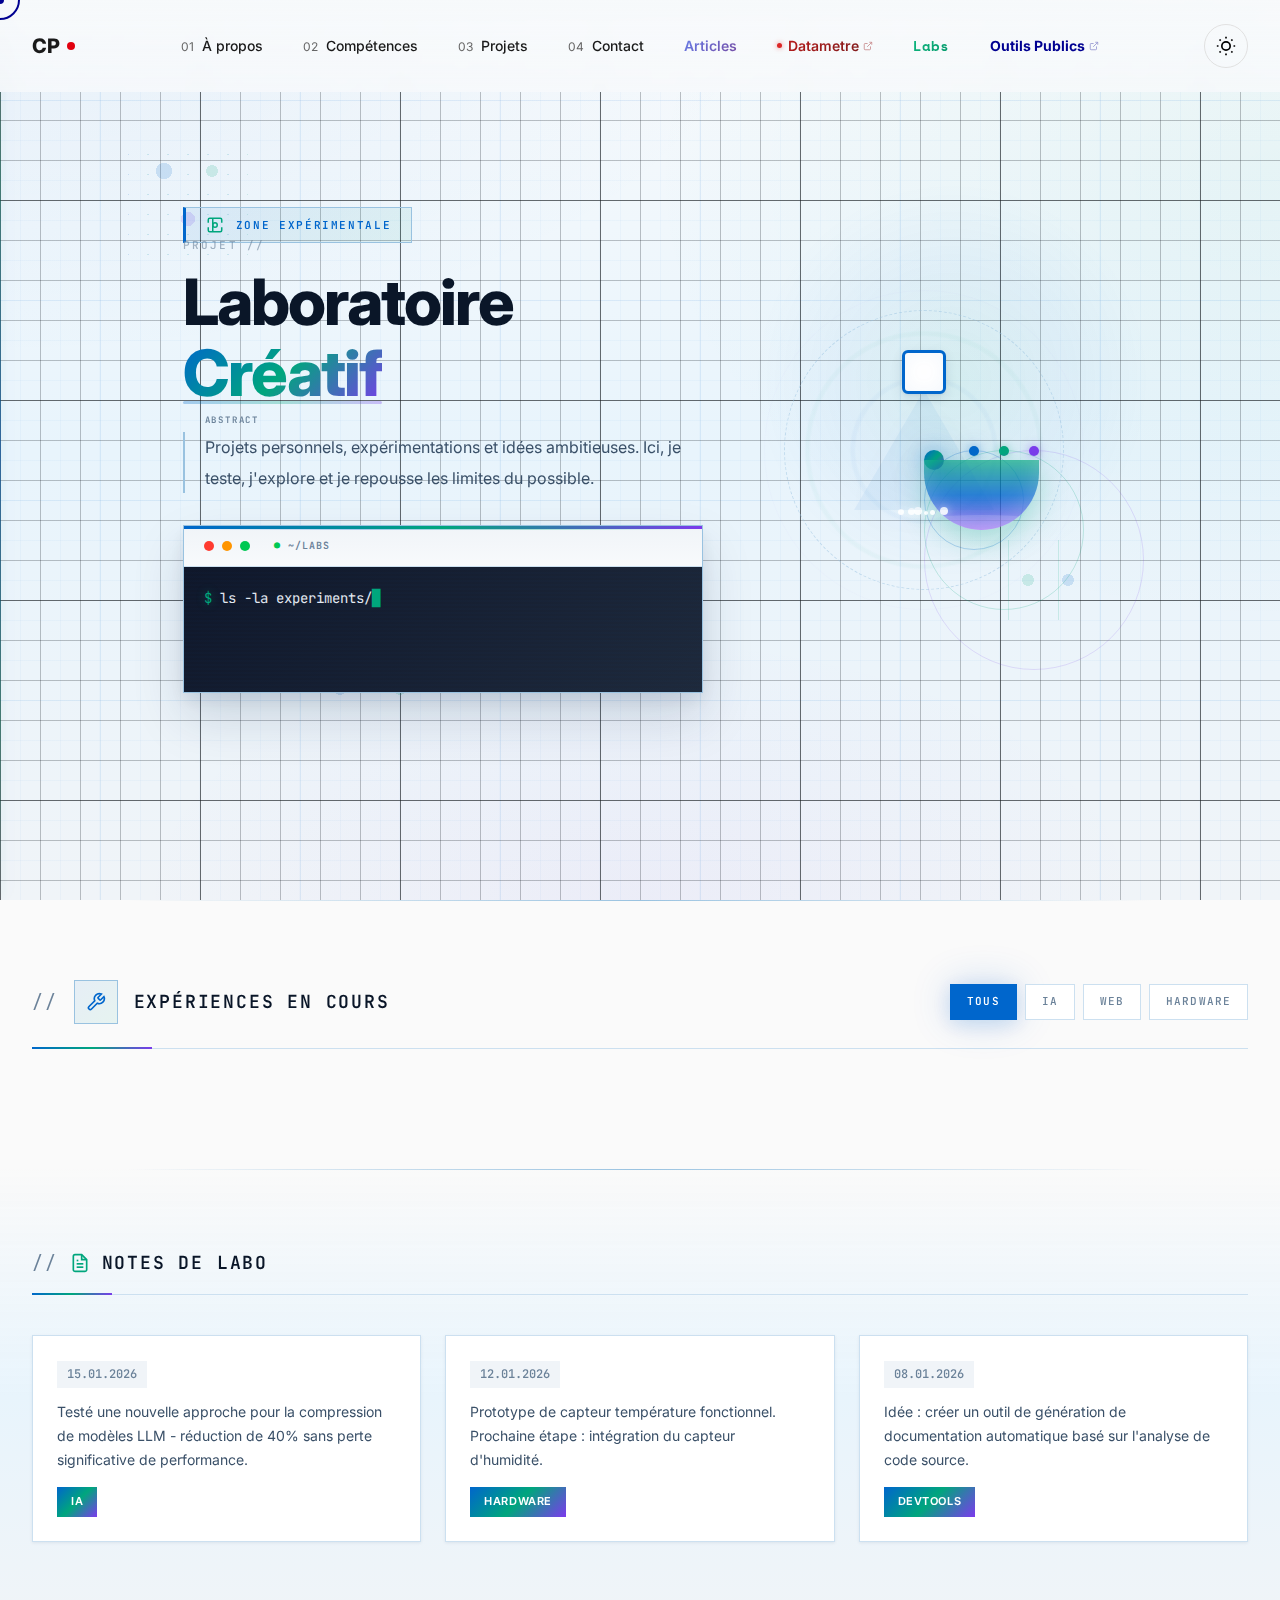
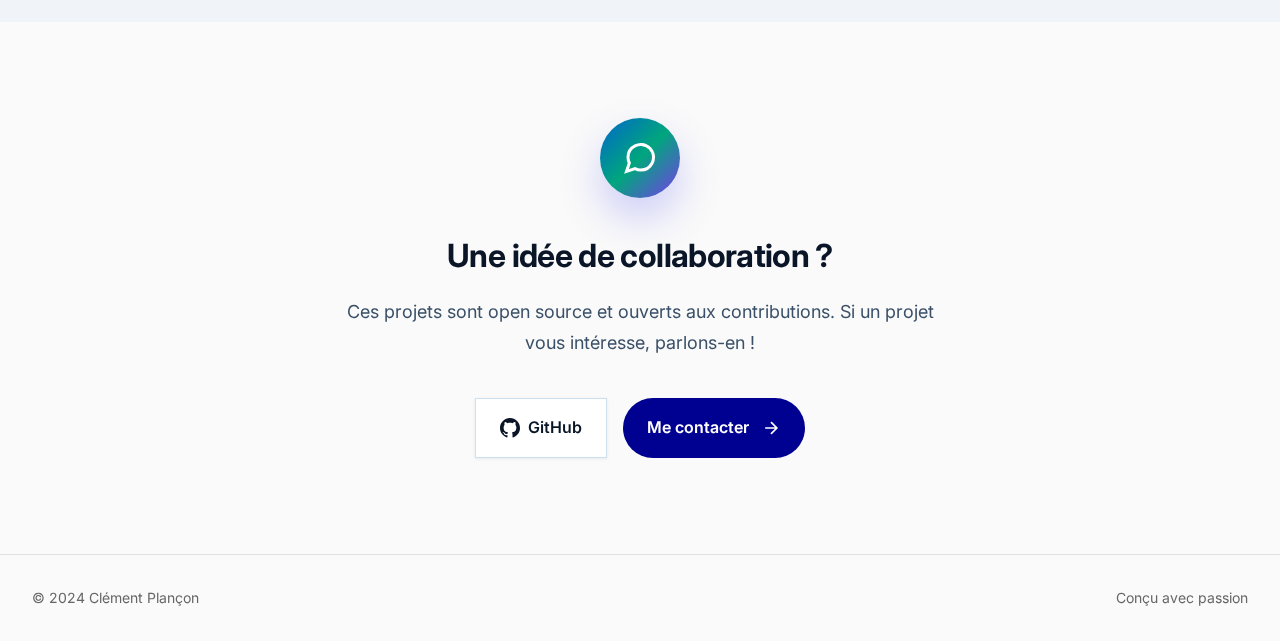
<file: labs.html>
<!DOCTYPE html>
<html lang="fr" data-theme="light">
<head>
    <meta charset="UTF-8">
    <meta name="viewport" content="width=device-width, initial-scale=1.0">
    <meta name="theme-color" content="#000091">
    <meta name="description" content="Labs - Expérimentations et projets personnels par Clément Plançon">
    <title>Labs — Clément Plançon</title>

    <link rel="preconnect" href="https://fonts.googleapis.com">
    <link rel="preconnect" href="https://fonts.gstatic.com" crossorigin>
    <link href="https://fonts.googleapis.com/css2?family=Inter:wght@300;400;500;600;700;800;900&family=Playfair+Display:ital,wght@0,400;0,700;1,400&family=Space+Mono:wght@400;700&family=JetBrains+Mono:wght@400;500;600;700&display=swap" rel="stylesheet">

    <link rel="stylesheet" href="css/creative.css">
    <link rel="stylesheet" href="css/labs.css">
</head>
<body class="labs-page">
    <!-- Cursor -->
    <div class="cursor" aria-hidden="true">
        <div class="cursor__dot"></div>
        <div class="cursor__circle"></div>
    </div>

    <!-- Labs Background -->
    <div class="labs-bg" aria-hidden="true">
        <!-- Light mode: Blueprint grid -->
        <svg class="labs-bg__blueprint" width="100%" height="100%">
            <defs>
                <pattern id="labsGrid" width="40" height="40" patternUnits="userSpaceOnUse">
                    <path d="M 40 0 L 0 0 0 40" fill="none" stroke="currentColor" stroke-width="0.5"/>
                </pattern>
                <pattern id="labsGridLarge" width="200" height="200" patternUnits="userSpaceOnUse">
                    <path d="M 200 0 L 0 0 0 200" fill="none" stroke="currentColor" stroke-width="1"/>
                </pattern>
            </defs>
            <rect width="100%" height="100%" fill="url(#labsGrid)"/>
            <rect width="100%" height="100%" fill="url(#labsGridLarge)"/>
        </svg>
        <!-- Dark mode: Matrix rain effect -->
        <div class="labs-bg__matrix"></div>
        <!-- Floating molecules/atoms -->
        <div class="labs-bg__molecules">
            <div class="molecule molecule--1"></div>
            <div class="molecule molecule--2"></div>
            <div class="molecule molecule--3"></div>
        </div>
        <!-- Scan line effect -->
        <div class="labs-bg__scanline"></div>
    </div>

    <!-- Status Bar (visible in dark mode) -->
    <div class="labs-status" aria-hidden="true">
        <div class="labs-status__item">
            <span class="labs-status__dot labs-status__dot--active"></span>
            <span>SYSTEM ONLINE</span>
        </div>
        <div class="labs-status__item">
            <span class="labs-status__label">EXPERIMENTS:</span>
            <span class="labs-status__value" id="experimentCount">6</span>
        </div>
        <div class="labs-status__item">
            <span class="labs-status__label">STATUS:</span>
            <span class="labs-status__value labs-status__value--blink">ACTIVE</span>
        </div>
    </div>

    <!-- Header -->
    <header class="header header--labs">
        <a href="index.html" class="logo">
            <span class="logo__mark">CP</span>
            <span class="logo__dot"></span>
        </a>

        <nav class="nav">
            <a href="index.html#apropos" class="nav__link">
                <span class="nav__num">01</span>
                <span class="nav__text">À propos</span>
            </a>
            <a href="index.html#competences" class="nav__link">
                <span class="nav__num">02</span>
                <span class="nav__text">Compétences</span>
            </a>
            <a href="index.html#projets" class="nav__link">
                <span class="nav__num">03</span>
                <span class="nav__text">Projets</span>
            </a>
            <a href="index.html#contact" class="nav__link">
                <span class="nav__num">04</span>
                <span class="nav__text">Contact</span>
            </a>

            <!-- Styled Special Links -->
            <a href="articles.html" class="nav__link nav__link--styled nav__link--articles">
                <span class="nav__styled-text">Articles</span>
                <span class="nav__particles">
                    <span class="nav__particle"></span>
                    <span class="nav__particle"></span>
                    <span class="nav__particle"></span>
                    <span class="nav__particle"></span>
                    <span class="nav__particle"></span>
                </span>
            </a>
            <a href="https://datametre.netlify.app/" target="_blank" rel="noopener noreferrer" class="nav__link nav__link--styled nav__link--dataviz" aria-label="Datametre (ouvre dans un nouvel onglet)">
                <span class="nav__dot" aria-hidden="true"></span>
                <span class="nav__styled-text">Datametre</span>
                <span class="nav__particles">
                    <span class="nav__particle"></span>
                    <span class="nav__particle"></span>
                    <span class="nav__particle"></span>
                    <span class="nav__particle"></span>
                    <span class="nav__particle"></span>
                </span>
                <svg class="nav__external" viewBox="0 0 24 24" fill="none" stroke="currentColor" stroke-width="2" aria-hidden="true">
                    <path d="M18 13v6a2 2 0 0 1-2 2H5a2 2 0 0 1-2-2V8a2 2 0 0 1 2-2h6"/>
                    <polyline points="15 3 21 3 21 9"/>
                    <line x1="10" y1="14" x2="21" y2="3"/>
                </svg>
            </a>
            <a href="labs.html" class="nav__link nav__link--styled nav__link--labs nav__link--active">
                <span class="nav__styled-text">Labs</span>
                <span class="nav__particles">
                    <span class="nav__particle"></span>
                    <span class="nav__particle"></span>
                    <span class="nav__particle"></span>
                    <span class="nav__particle"></span>
                    <span class="nav__particle"></span>
                </span>
            </a>
            <a href="https://outilspublics.netlify.app/" target="_blank" rel="noopener" class="nav__link nav__link--styled nav__link--outils">
                <span class="nav__styled-text">Outils Publics</span>
                <span class="nav__particles">
                    <span class="nav__particle"></span>
                    <span class="nav__particle"></span>
                    <span class="nav__particle"></span>
                    <span class="nav__particle"></span>
                    <span class="nav__particle"></span>
                </span>
                <svg class="nav__external" viewBox="0 0 24 24" fill="none" stroke="currentColor" stroke-width="2">
                    <path d="M18 13v6a2 2 0 0 1-2 2H5a2 2 0 0 1-2-2V8a2 2 0 0 1 2-2h6"/>
                    <polyline points="15 3 21 3 21 9"/>
                    <line x1="10" y1="14" x2="21" y2="3"/>
                </svg>
            </a>
        </nav>

        <div class="header__actions">
            <button class="btn-icon" data-theme-toggle title="Changer de thème">
                <svg viewBox="0 0 24 24" fill="none" stroke="currentColor" stroke-width="2">
                    <circle cx="12" cy="12" r="5"/>
                    <path d="M12 1v2M12 21v2M4.22 4.22l1.42 1.42M18.36 18.36l1.42 1.42M1 12h2M21 12h2M4.22 19.78l1.42-1.42M18.36 5.64l1.42-1.42"/>
                </svg>
            </button>
            <button class="nav-toggle" aria-label="Menu">
                <span></span>
                <span></span>
                <span></span>
            </button>
        </div>
    </header>

    <!-- Labs Hero -->
    <section class="labs-hero">
        <div class="container">
            <div class="labs-hero__content">
                <div class="labs-hero__badge">
                    <span class="labs-hero__badge-icon">
                        <svg viewBox="0 0 24 24" fill="none" stroke="currentColor" stroke-width="2">
                            <path d="M9 3H5a2 2 0 0 0-2 2v4m6-6h10a2 2 0 0 1 2 2v4M9 3v18m0 0h10a2 2 0 0 0 2-2v-4M9 21H5a2 2 0 0 1-2-2v-4"/>
                            <circle cx="12" cy="12" r="3"/>
                        </svg>
                    </span>
                    <span>Zone Expérimentale</span>
                </div>
                <h1 class="labs-hero__title">
                    <span class="labs-hero__title-line">Laboratoire</span>
                    <span class="labs-hero__title-line labs-hero__title-line--accent">Créatif</span>
                </h1>
                <p class="labs-hero__desc">
                    Projets personnels, expérimentations et idées ambitieuses.
                    Ici, je teste, j'explore et je repousse les limites du possible.
                </p>
                <div class="labs-hero__terminal">
                    <div class="labs-hero__terminal-header">
                        <span class="terminal-dot terminal-dot--red"></span>
                        <span class="terminal-dot terminal-dot--yellow"></span>
                        <span class="terminal-dot terminal-dot--green"></span>
                        <span class="terminal-title">~/labs</span>
                    </div>
                    <div class="labs-hero__terminal-body">
                        <div class="terminal-line">
                            <span class="terminal-prompt">$</span>
                            <span class="terminal-command typing">ls -la experiments/</span>
                        </div>
                        <div class="terminal-line terminal-output">
                            <span>drwxr-xr-x  6 clement  staff  192 Jan 15 2026 .</span>
                        </div>
                        <div class="terminal-line terminal-output">
                            <span class="terminal-highlight">total 6 experiments loaded</span>
                        </div>
                    </div>
                </div>
            </div>
            <div class="labs-hero__visual">
                <div class="labs-flask">
                    <div class="labs-flask__liquid"></div>
                    <div class="labs-flask__bubbles">
                        <span></span><span></span><span></span>
                        <span></span><span></span><span></span>
                    </div>
                </div>
                <div class="labs-atoms">
                    <div class="atom atom--1">
                        <div class="atom__nucleus"></div>
                        <div class="atom__orbit atom__orbit--1"><span></span></div>
                        <div class="atom__orbit atom__orbit--2"><span></span></div>
                        <div class="atom__orbit atom__orbit--3"><span></span></div>
                    </div>
                </div>
            </div>
        </div>
    </section>

    <!-- Experiments Grid -->
    <section class="section labs-experiments">
        <div class="container">
            <div class="labs-experiments__header">
                <h2 class="labs-experiments__title">
                    <span class="labs-experiments__icon">
                        <svg viewBox="0 0 24 24" fill="none" stroke="currentColor" stroke-width="2">
                            <path d="M14.7 6.3a1 1 0 0 0 0 1.4l1.6 1.6a1 1 0 0 0 1.4 0l3.77-3.77a6 6 0 0 1-7.94 7.94l-6.91 6.91a2.12 2.12 0 0 1-3-3l6.91-6.91a6 6 0 0 1 7.94-7.94l-3.76 3.76z"/>
                        </svg>
                    </span>
                    <span>Expériences en cours</span>
                </h2>
                <div class="labs-experiments__filter">
                    <button class="labs-filter labs-filter--active" data-filter="all">Tous</button>
                    <button class="labs-filter" data-filter="ai">IA</button>
                    <button class="labs-filter" data-filter="web">Web</button>
                    <button class="labs-filter" data-filter="hardware">Hardware</button>
                </div>
            </div>

            <!-- Labs grid - populated dynamically from localStorage via labs.js -->
            <div class="labs-grid"></div>
        </div>
    </section>

    <!-- Lab Notes / Ideas Section -->
    <section class="section labs-notes">
        <div class="container">
            <div class="labs-notes__header">
                <h2 class="labs-notes__title">
                    <svg viewBox="0 0 24 24" fill="none" stroke="currentColor" stroke-width="2">
                        <path d="M14 2H6a2 2 0 0 0-2 2v16a2 2 0 0 0 2 2h12a2 2 0 0 0 2-2V8z"/>
                        <polyline points="14 2 14 8 20 8"/>
                        <line x1="16" y1="13" x2="8" y2="13"/>
                        <line x1="16" y1="17" x2="8" y2="17"/>
                        <polyline points="10 9 9 9 8 9"/>
                    </svg>
                    <span>Notes de labo</span>
                </h2>
            </div>
            <div class="labs-notes__grid">
                <div class="lab-note">
                    <span class="lab-note__date">15.01.2026</span>
                    <p class="lab-note__text">
                        Testé une nouvelle approche pour la compression de modèles LLM -
                        réduction de 40% sans perte significative de performance.
                    </p>
                    <span class="lab-note__tag">IA</span>
                </div>
                <div class="lab-note">
                    <span class="lab-note__date">12.01.2026</span>
                    <p class="lab-note__text">
                        Prototype de capteur température fonctionnel.
                        Prochaine étape : intégration du capteur d'humidité.
                    </p>
                    <span class="lab-note__tag">Hardware</span>
                </div>
                <div class="lab-note">
                    <span class="lab-note__date">08.01.2026</span>
                    <p class="lab-note__text">
                        Idée : créer un outil de génération de documentation automatique
                        basé sur l'analyse de code source.
                    </p>
                    <span class="lab-note__tag">DevTools</span>
                </div>
            </div>
        </div>
    </section>

    <!-- CTA -->
    <section class="section labs-cta">
        <div class="container">
            <div class="labs-cta__content">
                <div class="labs-cta__icon">
                    <svg viewBox="0 0 24 24" fill="none" stroke="currentColor" stroke-width="2">
                        <path d="M21 11.5a8.38 8.38 0 0 1-.9 3.8 8.5 8.5 0 0 1-7.6 4.7 8.38 8.38 0 0 1-3.8-.9L3 21l1.9-5.7a8.38 8.38 0 0 1-.9-3.8 8.5 8.5 0 0 1 4.7-7.6 8.38 8.38 0 0 1 3.8-.9h.5a8.48 8.48 0 0 1 8 8v.5z"/>
                    </svg>
                </div>
                <h2 class="labs-cta__title">Une idée de collaboration ?</h2>
                <p class="labs-cta__desc">
                    Ces projets sont open source et ouverts aux contributions.
                    Si un projet vous intéresse, parlons-en !
                </p>
                <div class="labs-cta__buttons">
                    <a href="https://github.com/Clement-Plancon" target="_blank" rel="noopener" class="btn btn--labs">
                        <svg viewBox="0 0 24 24" fill="currentColor">
                            <path d="M12 0c-6.626 0-12 5.373-12 12 0 5.302 3.438 9.8 8.207 11.387.599.111.793-.261.793-.577v-2.234c-3.338.726-4.033-1.416-4.033-1.416-.546-1.387-1.333-1.756-1.333-1.756-1.089-.745.083-.729.083-.729 1.205.084 1.839 1.237 1.839 1.237 1.07 1.834 2.807 1.304 3.492.997.107-.775.418-1.305.762-1.604-2.665-.305-5.467-1.334-5.467-5.931 0-1.311.469-2.381 1.236-3.221-.124-.303-.535-1.524.117-3.176 0 0 1.008-.322 3.301 1.23.957-.266 1.983-.399 3.003-.404 1.02.005 2.047.138 3.006.404 2.291-1.552 3.297-1.23 3.297-1.23.653 1.653.242 2.874.118 3.176.77.84 1.235 1.911 1.235 3.221 0 4.609-2.807 5.624-5.479 5.921.43.372.823 1.102.823 2.222v3.293c0 .319.192.694.801.576 4.765-1.589 8.199-6.086 8.199-11.386 0-6.627-5.373-12-12-12z"/>
                        </svg>
                        <span>GitHub</span>
                    </a>
                    <a href="index.html#contact" class="btn btn--primary">
                        <span>Me contacter</span>
                        <svg viewBox="0 0 24 24" fill="none" stroke="currentColor" stroke-width="2">
                            <path d="M5 12h14M12 5l7 7-7 7"/>
                        </svg>
                    </a>
                </div>
            </div>
        </div>
    </section>

    <!-- Footer -->
    <footer class="footer">
        <div class="container footer__inner">
            <p>© 2024 Clément Plançon</p>
            <p>Conçu avec passion</p>
        </div>
    </footer>

    <script src="js/creative.js"></script>
    <script src="js/labs.js"></script>
</body>
</html>
</file>
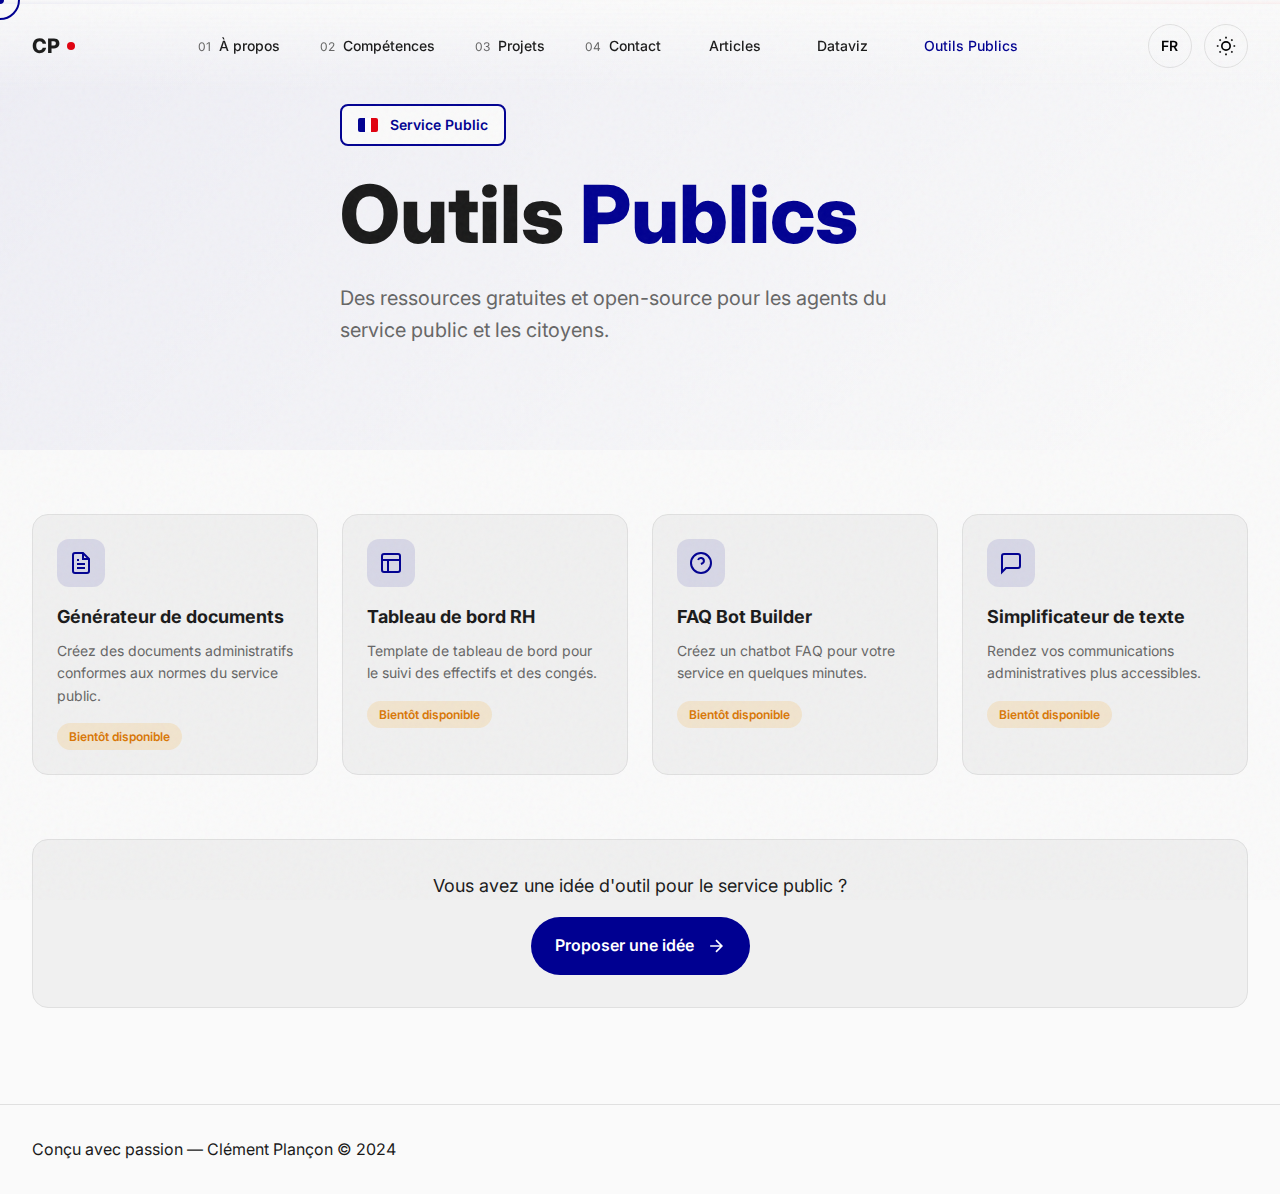
<file: outils.html>
<!DOCTYPE html>
<html lang="fr" data-theme="light" data-lang="fr">
<head>
    <meta charset="UTF-8">
    <meta name="viewport" content="width=device-width, initial-scale=1.0">
    <meta name="theme-color" content="#000091">
    <meta name="description" content="Outils publics de Clément Plançon - Ressources gratuites pour le service public.">
    <title>Outils Publics — Clément Plançon</title>

    <link rel="preconnect" href="https://fonts.googleapis.com">
    <link rel="preconnect" href="https://fonts.gstatic.com" crossorigin>
    <link href="https://fonts.googleapis.com/css2?family=Inter:wght@300;400;500;600;700;800;900&family=Playfair+Display:ital,wght@0,400;0,700;1,400&display=swap" rel="stylesheet">

    <link rel="stylesheet" href="css/creative.css">
</head>
<body>
    <!-- Cursor -->
    <div class="cursor" aria-hidden="true">
        <div class="cursor__dot"></div>
        <div class="cursor__circle"></div>
    </div>

    <!-- Grain -->
    <div class="grain" aria-hidden="true"></div>

    <!-- Header -->
    <header class="header">
        <a href="index.html" class="logo">
            <span class="logo__mark">CP</span>
            <span class="logo__dot"></span>
        </a>

        <nav class="nav">
            <a href="index.html#apropos" class="nav__link" data-i18n="nav.about">
                <span class="nav__num">01</span>
                <span class="nav__text">À propos</span>
            </a>
            <a href="index.html#competences" class="nav__link" data-i18n="nav.skills">
                <span class="nav__num">02</span>
                <span class="nav__text">Compétences</span>
            </a>
            <a href="index.html#projets" class="nav__link" data-i18n="nav.work">
                <span class="nav__num">03</span>
                <span class="nav__text">Projets</span>
            </a>
            <a href="index.html#contact" class="nav__link" data-i18n="nav.contact">
                <span class="nav__num">04</span>
                <span class="nav__text">Contact</span>
            </a>

            <!-- Styled Special Links -->
            <a href="articles.html" class="nav__link nav__link--articles" data-i18n="nav.articles">
                <span class="nav__link-bg"></span>
                <span class="nav__text">Articles</span>
                <span class="nav__link-icon">
                    <svg viewBox="0 0 24 24" fill="none" stroke="currentColor" stroke-width="2">
                        <path d="M12 19l7-7 3 3-7 7-3-3z"/><path d="M18 13l-1.5-7.5L2 2l3.5 14.5L13 18l5-5z"/><path d="M2 2l7.586 7.586"/>
                    </svg>
                </span>
            </a>
            <a href="dataviz.html" class="nav__link nav__link--dataviz" data-i18n="nav.dataviz">
                <span class="nav__link-bg"></span>
                <span class="nav__text">Dataviz</span>
                <span class="nav__link-bars">
                    <span></span><span></span><span></span><span></span>
                </span>
            </a>
            <a href="outils.html" class="nav__link nav__link--outils nav__link--active" data-i18n="nav.outils">
                <span class="nav__link-bg"></span>
                <span class="nav__text">Outils Publics</span>
                <span class="nav__link-flag">
                    <span></span><span></span><span></span>
                </span>
            </a>
        </nav>

        <div class="header__actions">
            <button class="btn-icon" data-lang-toggle title="Changer de langue">
                <span>FR</span>
            </button>
            <button class="btn-icon" data-theme-toggle title="Changer de thème">
                <svg viewBox="0 0 24 24" fill="none" stroke="currentColor" stroke-width="2">
                    <circle cx="12" cy="12" r="5"/>
                    <path d="M12 1v2M12 21v2M4.22 4.22l1.42 1.42M18.36 18.36l1.42 1.42M1 12h2M21 12h2M4.22 19.78l1.42-1.42M18.36 5.64l1.42-1.42"/>
                </svg>
            </button>
            <button class="nav-toggle" aria-label="Menu">
                <span></span>
                <span></span>
                <span></span>
            </button>
        </div>
    </header>

    <!-- Hero Outils -->
    <section class="outils-hero">
        <div class="container">
            <div class="outils-hero__badge">
                <span class="outils-hero__flag">
                    <span></span><span></span><span></span>
                </span>
                <span>Service Public</span>
            </div>
            <h1 class="outils-hero__title" data-i18n="outils.title">
                Outils <span class="text--gouv">Publics</span>
            </h1>
            <p class="outils-hero__desc" data-i18n="outils.desc">
                Des ressources gratuites et open-source pour les agents du service public et les citoyens.
            </p>
        </div>
    </section>

    <!-- Outils Grid -->
    <section class="section outils-section">
        <div class="container">
            <div class="outils-grid">
                <!-- Tool 1 -->
                <article class="outil-card">
                    <div class="outil-card__icon">
                        <svg viewBox="0 0 24 24" fill="none" stroke="currentColor" stroke-width="2">
                            <path d="M14 2H6a2 2 0 0 0-2 2v16a2 2 0 0 0 2 2h12a2 2 0 0 0 2-2V8z"/>
                            <polyline points="14 2 14 8 20 8"/>
                            <line x1="16" y1="13" x2="8" y2="13"/>
                            <line x1="16" y1="17" x2="8" y2="17"/>
                            <polyline points="10 9 9 9 8 9"/>
                        </svg>
                    </div>
                    <h3 class="outil-card__title">Générateur de documents</h3>
                    <p class="outil-card__desc">Créez des documents administratifs conformes aux normes du service public.</p>
                    <span class="outil-card__status outil-card__status--coming">Bientôt disponible</span>
                </article>

                <!-- Tool 2 -->
                <article class="outil-card">
                    <div class="outil-card__icon">
                        <svg viewBox="0 0 24 24" fill="none" stroke="currentColor" stroke-width="2">
                            <rect x="3" y="3" width="18" height="18" rx="2" ry="2"/>
                            <line x1="3" y1="9" x2="21" y2="9"/>
                            <line x1="9" y1="21" x2="9" y2="9"/>
                        </svg>
                    </div>
                    <h3 class="outil-card__title">Tableau de bord RH</h3>
                    <p class="outil-card__desc">Template de tableau de bord pour le suivi des effectifs et des congés.</p>
                    <span class="outil-card__status outil-card__status--coming">Bientôt disponible</span>
                </article>

                <!-- Tool 3 -->
                <article class="outil-card">
                    <div class="outil-card__icon">
                        <svg viewBox="0 0 24 24" fill="none" stroke="currentColor" stroke-width="2">
                            <circle cx="12" cy="12" r="10"/>
                            <path d="M9.09 9a3 3 0 0 1 5.83 1c0 2-3 3-3 3"/>
                            <line x1="12" y1="17" x2="12.01" y2="17"/>
                        </svg>
                    </div>
                    <h3 class="outil-card__title">FAQ Bot Builder</h3>
                    <p class="outil-card__desc">Créez un chatbot FAQ pour votre service en quelques minutes.</p>
                    <span class="outil-card__status outil-card__status--coming">Bientôt disponible</span>
                </article>

                <!-- Tool 4 -->
                <article class="outil-card">
                    <div class="outil-card__icon">
                        <svg viewBox="0 0 24 24" fill="none" stroke="currentColor" stroke-width="2">
                            <path d="M21 15a2 2 0 0 1-2 2H7l-4 4V5a2 2 0 0 1 2-2h14a2 2 0 0 1 2 2z"/>
                        </svg>
                    </div>
                    <h3 class="outil-card__title">Simplificateur de texte</h3>
                    <p class="outil-card__desc">Rendez vos communications administratives plus accessibles.</p>
                    <span class="outil-card__status outil-card__status--coming">Bientôt disponible</span>
                </article>
            </div>

            <div class="outils-cta">
                <p class="outils-cta__text">Vous avez une idée d'outil pour le service public ?</p>
                <a href="index.html#contact" class="btn btn--primary btn--gouv">
                    <span>Proposer une idée</span>
                    <svg viewBox="0 0 24 24" fill="none" stroke="currentColor" stroke-width="2">
                        <path d="M5 12h14M12 5l7 7-7 7"/>
                    </svg>
                </a>
            </div>
        </div>
    </section>

    <!-- Footer -->
    <footer class="footer">
        <div class="container">
            <div class="footer__content">
                <p class="footer__copy">
                    <span data-i18n="footer.made">Conçu avec passion</span> — Clément Plançon © 2024
                </p>
            </div>
        </div>
    </footer>

    <script src="js/creative.js"></script>

    <style>
        /* Outils Page Specific Styles */
        .outils-hero {
            min-height: 50vh;
            display: flex;
            align-items: center;
            padding: var(--space-32) 0 var(--space-16);
            background:
                linear-gradient(135deg, color-mix(in srgb, var(--gouv-bleu, #000091) 5%, transparent), transparent),
                var(--bg);
            position: relative;
        }

        .outils-hero::before {
            content: '';
            position: absolute;
            top: 0;
            left: 0;
            right: 0;
            height: 4px;
            background: linear-gradient(90deg, #000091, #ffffff, #e1000f);
        }

        .outils-hero__badge {
            display: inline-flex;
            align-items: center;
            gap: var(--space-3);
            padding: var(--space-2) var(--space-4);
            background: var(--bg);
            border: 2px solid #000091;
            border-radius: var(--space-2);
            font-size: var(--text-sm);
            font-weight: 600;
            color: #000091;
            margin-bottom: var(--space-6);
        }

        [data-theme="dark"] .outils-hero__badge {
            border-color: #6a6af4;
            color: #6a6af4;
        }

        .outils-hero__flag {
            display: flex;
            width: 20px;
            height: 14px;
            border-radius: 2px;
            overflow: hidden;
        }

        .outils-hero__flag span {
            flex: 1;
        }

        .outils-hero__flag span:nth-child(1) { background: #000091; }
        .outils-hero__flag span:nth-child(2) { background: #ffffff; }
        .outils-hero__flag span:nth-child(3) { background: #e1000f; }

        [data-theme="dark"] .outils-hero__flag span:nth-child(1) { background: #6a6af4; }
        [data-theme="dark"] .outils-hero__flag span:nth-child(3) { background: #ff6b6b; }

        .outils-hero__title {
            font-size: clamp(2.5rem, 8vw, 5rem);
            font-weight: 800;
            line-height: 1.1;
            margin-bottom: var(--space-6);
        }

        .text--gouv {
            color: #000091;
        }

        [data-theme="dark"] .text--gouv {
            color: #6a6af4;
        }

        .outils-hero__desc {
            font-size: var(--text-xl);
            color: var(--text-light);
            max-width: 600px;
            line-height: 1.6;
        }

        .outils-section {
            padding: var(--space-16) 0 var(--space-24);
        }

        .outils-grid {
            display: grid;
            grid-template-columns: repeat(auto-fit, minmax(280px, 1fr));
            gap: var(--space-6);
            margin-bottom: var(--space-16);
        }

        .outil-card {
            background: var(--bg-alt);
            border: 1px solid var(--border);
            border-radius: var(--space-4);
            padding: var(--space-6);
            transition: all 0.3s var(--ease);
        }

        .outil-card:hover {
            transform: translateY(-4px);
            box-shadow: 0 20px 40px rgba(0, 0, 0, 0.1);
            border-color: #000091;
        }

        [data-theme="dark"] .outil-card:hover {
            border-color: #6a6af4;
        }

        .outil-card__icon {
            width: 48px;
            height: 48px;
            display: flex;
            align-items: center;
            justify-content: center;
            background: color-mix(in srgb, #000091 10%, transparent);
            border-radius: var(--space-3);
            margin-bottom: var(--space-4);
        }

        [data-theme="dark"] .outil-card__icon {
            background: color-mix(in srgb, #6a6af4 15%, transparent);
        }

        .outil-card__icon svg {
            width: 24px;
            height: 24px;
            color: #000091;
        }

        [data-theme="dark"] .outil-card__icon svg {
            color: #6a6af4;
        }

        .outil-card__title {
            font-size: var(--text-lg);
            font-weight: 700;
            margin-bottom: var(--space-2);
        }

        .outil-card__desc {
            font-size: var(--text-sm);
            color: var(--text-light);
            line-height: 1.6;
            margin-bottom: var(--space-4);
        }

        .outil-card__status {
            display: inline-block;
            font-size: var(--text-xs);
            font-weight: 600;
            padding: var(--space-1) var(--space-3);
            border-radius: 100px;
        }

        .outil-card__status--coming {
            background: color-mix(in srgb, #f59e0b 15%, transparent);
            color: #d97706;
        }

        .outil-card__status--available {
            background: color-mix(in srgb, #10b981 15%, transparent);
            color: #059669;
        }

        .outils-cta {
            text-align: center;
            padding: var(--space-8);
            background: var(--bg-alt);
            border-radius: var(--space-4);
            border: 1px solid var(--border);
        }

        .outils-cta__text {
            font-size: var(--text-lg);
            margin-bottom: var(--space-4);
        }

        .btn--gouv {
            background: #000091;
        }

        .btn--gouv:hover {
            background: #1212ff;
        }

        [data-theme="dark"] .btn--gouv {
            background: #6a6af4;
        }

        [data-theme="dark"] .btn--gouv:hover {
            background: #8b8bff;
        }

        @media (max-width: 768px) {
            .outils-hero {
                padding: var(--space-24) 0 var(--space-12);
                min-height: auto;
            }

            .outils-hero__title {
                font-size: var(--text-4xl);
            }

            .outils-hero__desc {
                font-size: var(--text-base);
            }

            .outils-grid {
                grid-template-columns: 1fr;
            }
        }
    </style>
</body>
</html>
</file>
<file: css/creative.css>
/* ===========================================
   Clément Plançon — Portfolio 2024
   Design Graphique & Fonction Publique
   =========================================== */

:root {
    /* Couleurs */
    --bg: #fafafa;
    --bg-alt: #f0f0f0;
    --text: #1a1a1a;
    --text-light: #666;
    --accent: #000091;
    --accent-light: #4f4fdb;
    --accent-red: #e1000f;
    --white: #fff;
    --border: #e0e0e0;

    /* Fonts */
    --font-sans: 'Inter', -apple-system, BlinkMacSystemFont, sans-serif;
    --font-serif: 'Playfair Display', Georgia, serif;

    /* Sizes */
    --text-xs: 0.75rem;
    --text-sm: 0.875rem;
    --text-base: 1rem;
    --text-lg: 1.125rem;
    --text-xl: 1.25rem;
    --text-2xl: 1.5rem;
    --text-3xl: 2rem;
    --text-4xl: 2.5rem;
    --text-5xl: 3.5rem;
    --text-6xl: 5rem;
    --text-7xl: 7rem;

    /* Spacing */
    --space-1: 0.25rem;
    --space-2: 0.5rem;
    --space-3: 0.75rem;
    --space-4: 1rem;
    --space-5: 1.25rem;
    --space-6: 1.5rem;
    --space-8: 2rem;
    --space-10: 2.5rem;
    --space-12: 3rem;
    --space-16: 4rem;
    --space-20: 5rem;
    --space-24: 6rem;

    /* Transitions */
    --ease: cubic-bezier(0.16, 1, 0.3, 1);
    --duration: 0.5s;
}

[data-theme="dark"] {
    --bg: #0f0f0f;
    --bg-alt: #1a1a1a;
    --text: #f5f5f5;
    --text-light: #999;
    --accent: #6b6bff;
    --accent-light: #8f8fff;
    --border: #2a2a2a;
}

/* Reset */
*, *::before, *::after {
    margin: 0;
    padding: 0;
    box-sizing: border-box;
}

html {
    scroll-behavior: smooth;
    -webkit-font-smoothing: antialiased;
}

body {
    font-family: var(--font-sans);
    background: var(--bg);
    color: var(--text);
    line-height: 1.6;
    cursor: none;
}

a { color: inherit; text-decoration: none; cursor: none; }
button { font: inherit; border: none; background: none; cursor: none; }
img, svg { display: block; max-width: 100%; }

::selection {
    background: var(--accent);
    color: var(--white);
}

/* Container */
.container {
    max-width: 1400px;
    margin: 0 auto;
    padding: 0 var(--space-8);
}

/* ===================== CURSOR ===================== */
.cursor {
    pointer-events: none;
    position: fixed;
    z-index: 9999;
}

.cursor__dot {
    position: fixed;
    width: 8px;
    height: 8px;
    background: var(--accent);
    border-radius: 50%;
    transform: translate(-50%, -50%);
    transition: transform 0.1s, width 0.3s, height 0.3s, background 0.3s;
}

.cursor__circle {
    position: fixed;
    width: 40px;
    height: 40px;
    border: 2px solid var(--accent);
    border-radius: 50%;
    transform: translate(-50%, -50%);
    transition: transform 0.15s var(--ease), width 0.4s var(--ease), height 0.4s var(--ease), border-color 0.3s;
}

/* Cursor states */
body:has(a:hover) .cursor__circle,
body:has(button:hover) .cursor__circle {
    width: 60px;
    height: 60px;
}

body:has([data-cursor="view"]:hover) .cursor__circle,
body:has([data-cursor="email"]:hover) .cursor__circle {
    width: 100px;
    height: 100px;
    background: var(--accent);
}

body:has([data-cursor="view"]:hover) .cursor__dot,
body:has([data-cursor="email"]:hover) .cursor__dot {
    background: var(--white);
    width: 0;
    height: 0;
}

@media (max-width: 768px) {
    .cursor { display: none; }
    body, a, button { cursor: auto; }
}

/* ===================== GRAIN ===================== */
.grain {
    position: fixed;
    inset: 0;
    z-index: 9998;
    pointer-events: none;
    opacity: 0.04;
    background-image: url("data:image/svg+xml,%3Csvg viewBox='0 0 256 256' xmlns='http://www.w3.org/2000/svg'%3E%3Cfilter id='noise'%3E%3CfeTurbulence type='fractalNoise' baseFrequency='0.8' numOctaves='4' stitchTiles='stitch'/%3E%3C/filter%3E%3Crect width='100%25' height='100%25' filter='url(%23noise)'/%3E%3C/svg%3E");
}

/* ===================== HEADER ===================== */
.header {
    position: fixed;
    top: 0;
    left: 0;
    right: 0;
    z-index: 100;
    display: flex;
    align-items: center;
    justify-content: space-between;
    padding: var(--space-6) var(--space-8);
    background: linear-gradient(to bottom, var(--bg), transparent);
}

.logo {
    display: flex;
    align-items: center;
    gap: var(--space-2);
}

.logo__mark {
    font-size: var(--text-xl);
    font-weight: 800;
    letter-spacing: -0.02em;
}

.logo__dot {
    width: 8px;
    height: 8px;
    background: var(--accent-red);
    border-radius: 50%;
}

.nav {
    display: flex;
    gap: var(--space-10);
}

.nav__link {
    display: flex;
    align-items: baseline;
    gap: var(--space-2);
    font-size: var(--text-sm);
    font-weight: 500;
    transition: color 0.3s;
}

.nav__link:hover {
    color: var(--accent);
}

.nav__num {
    font-size: var(--text-xs);
    color: var(--text-light);
    font-weight: 400;
}

.header__actions {
    display: flex;
    gap: var(--space-3);
}

.btn-icon {
    width: 44px;
    height: 44px;
    display: flex;
    align-items: center;
    justify-content: center;
    border: 1px solid var(--border);
    border-radius: 50%;
    font-size: var(--text-sm);
    font-weight: 600;
    transition: all 0.3s var(--ease);
}

.btn-icon svg {
    width: 20px;
    height: 20px;
}

.btn-icon:hover {
    background: var(--accent);
    border-color: var(--accent);
    color: var(--white);
}

/* Mobile Navigation */
.nav-toggle {
    display: none;
    flex-direction: column;
    justify-content: center;
    gap: 5px;
    width: 44px;
    height: 44px;
    padding: 10px;
    border: 1px solid var(--border);
    border-radius: 50%;
    cursor: pointer;
    transition: all 0.3s var(--ease);
}

.nav-toggle span {
    display: block;
    width: 100%;
    height: 2px;
    background: var(--text);
    border-radius: 2px;
    transition: all 0.3s var(--ease);
}

.nav-toggle:hover {
    border-color: var(--accent);
}

.nav-toggle:hover span {
    background: var(--accent);
}

@media (max-width: 768px) {
    .nav-toggle {
        display: flex;
    }

    .nav {
        position: fixed;
        top: 0;
        left: 0;
        right: 0;
        bottom: 0;
        background: var(--bg);
        flex-direction: column;
        justify-content: center;
        align-items: center;
        gap: var(--space-8);
        opacity: 0;
        visibility: hidden;
        transition: all 0.4s var(--ease);
        z-index: 99;
    }

    .nav.active {
        opacity: 1;
        visibility: visible;
    }

    .nav__link {
        font-size: var(--text-2xl);
        opacity: 0;
        transform: translateY(20px);
        transition: all 0.4s var(--ease);
    }

    .nav.active .nav__link {
        opacity: 1;
        transform: translateY(0);
    }

    .nav.active .nav__link:nth-child(1) { transition-delay: 0.1s; }
    .nav.active .nav__link:nth-child(2) { transition-delay: 0.15s; }
    .nav.active .nav__link:nth-child(3) { transition-delay: 0.2s; }
    .nav.active .nav__link:nth-child(4) { transition-delay: 0.25s; }
    .nav.active .nav__link:nth-child(5) { transition-delay: 0.3s; }

    .header {
        padding: var(--space-4);
    }

    .header__actions {
        z-index: 100;
    }

    body.nav-open {
        overflow: hidden;
    }

    /* Nav toggle animation when open */
    body.nav-open .nav-toggle span:nth-child(1) {
        transform: rotate(45deg) translate(5px, 5px);
    }

    body.nav-open .nav-toggle span:nth-child(2) {
        opacity: 0;
    }

    body.nav-open .nav-toggle span:nth-child(3) {
        transform: rotate(-45deg) translate(5px, -5px);
    }

    .nav.active .nav__link:nth-child(6) { transition-delay: 0.35s; }
    .nav.active .nav__link:nth-child(7) { transition-delay: 0.4s; }
}

/* ===================== STYLED NAV LINKS ===================== */

/* Particle animations */
@keyframes particle-float-1 {
    0% { transform: translate(0, 0) scale(1); opacity: 1; }
    100% { transform: translate(-8px, -12px) scale(0); opacity: 0; }
}

@keyframes particle-float-2 {
    0% { transform: translate(0, 0) scale(1); opacity: 1; }
    100% { transform: translate(10px, -10px) scale(0); opacity: 0; }
}

@keyframes particle-float-3 {
    0% { transform: translate(0, 0) scale(1); opacity: 1; }
    100% { transform: translate(-5px, -15px) scale(0); opacity: 0; }
}

@keyframes particle-float-4 {
    0% { transform: translate(0, 0) scale(1); opacity: 1; }
    100% { transform: translate(12px, -8px) scale(0); opacity: 0; }
}

@keyframes sparkle-pulse {
    0%, 100% { opacity: 0.4; transform: scale(1); }
    50% { opacity: 1; transform: scale(1.2); }
}

/* Base - inherit from regular nav links */
.nav__link--styled {
    display: flex;
    align-items: center;
    gap: var(--space-1);
    font-size: var(--text-sm);
    font-weight: 600;
    transition: all 0.3s var(--ease);
    position: relative;
}

.nav__styled-text {
    position: relative;
    display: inline-block;
}

.nav__external {
    width: 10px;
    height: 10px;
    opacity: 0.4;
    transition: all 0.3s var(--ease);
}

.nav__link--styled:hover .nav__external {
    opacity: 0.8;
    transform: translate(1px, -1px);
}

/* Particle container */
.nav__particles {
    position: absolute;
    inset: 0;
    pointer-events: none;
    overflow: visible;
}

.nav__particle {
    position: absolute;
    width: 4px;
    height: 4px;
    border-radius: 50%;
    opacity: 0;
    pointer-events: none;
}

/* ===== ARTICLES - Purple/Violet gradient text with sparkles ===== */
.nav__link--articles .nav__styled-text {
    background: linear-gradient(135deg, #667eea, #764ba2);
    -webkit-background-clip: text;
    background-clip: text;
    -webkit-text-fill-color: transparent;
}

.nav__link--articles:hover .nav__styled-text {
    background: linear-gradient(135deg, #764ba2, #667eea);
    -webkit-background-clip: text;
    background-clip: text;
    text-shadow: 0 0 20px rgba(102, 126, 234, 0.5);
}

/* Articles particles - FEATHERS/PAGES floating up with rotation */
.nav__link--articles .nav__particle {
    width: 3px;
    height: 8px;
    border-radius: 50% 50% 50% 50% / 80% 80% 20% 20%;
    transform-origin: center center;
}
.nav__link--articles .nav__particle:nth-child(1) { left: 10%; top: 60%; background: linear-gradient(180deg, #667eea, #764ba2); }
.nav__link--articles .nav__particle:nth-child(2) { left: 25%; top: 50%; background: linear-gradient(180deg, #764ba2, #a78bfa); width: 2px; height: 6px; }
.nav__link--articles .nav__particle:nth-child(3) { left: 50%; top: 70%; background: linear-gradient(180deg, #a78bfa, #667eea); }
.nav__link--articles .nav__particle:nth-child(4) { left: 75%; top: 55%; background: linear-gradient(180deg, #667eea, #c4b5fd); width: 2px; height: 7px; }
.nav__link--articles .nav__particle:nth-child(5) { left: 90%; top: 65%; background: linear-gradient(180deg, #c4b5fd, #764ba2); width: 3px; height: 5px; }

.nav__link--articles:hover .nav__particle:nth-child(1) { animation: article-feather-1 0.8s ease-out forwards; }
.nav__link--articles:hover .nav__particle:nth-child(2) { animation: article-feather-2 0.7s ease-out 0.05s forwards; }
.nav__link--articles:hover .nav__particle:nth-child(3) { animation: article-feather-3 0.9s ease-out 0.1s forwards; }
.nav__link--articles:hover .nav__particle:nth-child(4) { animation: article-feather-2 0.75s ease-out 0.08s forwards; }
.nav__link--articles:hover .nav__particle:nth-child(5) { animation: article-feather-1 0.85s ease-out 0.12s forwards; }

/* Feather floating animations - gentle sway while rising */
@keyframes article-feather-1 {
    0% { opacity: 0; transform: translateY(0) rotate(0deg) scale(1); }
    20% { opacity: 1; }
    100% { opacity: 0; transform: translateY(-35px) translateX(8px) rotate(45deg) scale(0.6); }
}
@keyframes article-feather-2 {
    0% { opacity: 0; transform: translateY(0) rotate(0deg) scale(1); }
    20% { opacity: 1; }
    100% { opacity: 0; transform: translateY(-40px) translateX(-10px) rotate(-60deg) scale(0.5); }
}
@keyframes article-feather-3 {
    0% { opacity: 0; transform: translateY(0) rotate(0deg) scale(1); }
    20% { opacity: 1; }
    100% { opacity: 0; transform: translateY(-30px) translateX(5px) rotate(30deg) scale(0.7); }
}

[data-theme="dark"] .nav__link--articles .nav__styled-text {
    background: linear-gradient(135deg, #a78bfa, #c4b5fd);
    -webkit-background-clip: text;
    background-clip: text;
}

[data-theme="dark"] .nav__link--articles:hover .nav__styled-text {
    background: linear-gradient(135deg, #c4b5fd, #a78bfa);
    -webkit-background-clip: text;
    background-clip: text;
    text-shadow: 0 0 25px rgba(167, 139, 250, 0.6);
}

[data-theme="dark"] .nav__link--articles .nav__particle {
    box-shadow: 0 0 8px currentColor, 0 0 12px currentColor;
}

/* Dark mode feather trail effect */
[data-theme="dark"] .nav__link--articles .nav__particle::after {
    content: '';
    position: absolute;
    width: 100%;
    height: 200%;
    background: inherit;
    opacity: 0.3;
    filter: blur(2px);
    transform: translateY(50%);
}

/* ===== DATAMETRE - Rouge editorial subtil, aligne sur les autres liens styles ===== */
.nav__link--dataviz .nav__styled-text {
    background: linear-gradient(135deg, #b91c1c, #7f1d1d);
    -webkit-background-clip: text;
    background-clip: text;
    -webkit-text-fill-color: transparent;
}

.nav__link--dataviz:hover .nav__styled-text {
    background: linear-gradient(135deg, #dc2626, #991b1b);
    -webkit-background-clip: text;
    background-clip: text;
    text-shadow: 0 0 18px rgba(220, 38, 38, 0.35);
}

.nav__link--dataviz:focus-visible {
    outline: 2px solid color-mix(in srgb, #dc2626 60%, transparent);
    outline-offset: 4px;
    border-radius: 2px;
}

/* Live editorial red pulse dot */
.nav__link--dataviz .nav__dot {
    width: 5px;
    height: 5px;
    border-radius: 50%;
    background: #dc2626;
    box-shadow: 0 0 0 0 rgba(220, 38, 38, 0.55), 0 0 5px rgba(220, 38, 38, 0.6);
    animation: datametre-pulse 2.6s ease-in-out infinite;
    flex-shrink: 0;
    display: inline-block;
    margin-right: 2px;
}

@keyframes datametre-pulse {
    0%, 100% {
        box-shadow: 0 0 0 0 rgba(220, 38, 38, 0.5), 0 0 5px rgba(220, 38, 38, 0.55);
        transform: scale(1);
    }
    50% {
        box-shadow: 0 0 0 5px rgba(220, 38, 38, 0), 0 0 10px rgba(239, 68, 68, 0.75);
        transform: scale(1.18);
    }
}

/* External icon for Datametre */
.nav__link--dataviz .nav__external {
    color: #991b1b;
    opacity: 0.5;
}

.nav__link--dataviz:hover .nav__external {
    opacity: 1;
    color: #dc2626;
    filter: drop-shadow(0 0 4px rgba(220, 38, 38, 0.45));
    transform: translate(1px, -1px);
}

/* Dataviz particles - editorial red spark drops */
.nav__link--dataviz .nav__particle {
    border-radius: 1px 1px 0 0;
    width: 3px;
    transform-origin: bottom center;
}
.nav__link--dataviz .nav__particle:nth-child(1) { left: 10%; bottom: 25%; top: auto; height: 2px; background: #b91c1c; }
.nav__link--dataviz .nav__particle:nth-child(2) { left: 28%; bottom: 25%; top: auto; height: 2px; background: #dc2626; }
.nav__link--dataviz .nav__particle:nth-child(3) { left: 46%; bottom: 25%; top: auto; height: 2px; background: #991b1b; }
.nav__link--dataviz .nav__particle:nth-child(4) { left: 64%; bottom: 25%; top: auto; height: 2px; background: #ef4444; }
.nav__link--dataviz .nav__particle:nth-child(5) { left: 82%; bottom: 25%; top: auto; height: 2px; background: #b91c1c; }

.nav__link--dataviz:hover .nav__particle:nth-child(1) { animation: dataviz-bar-1 0.5s ease-out forwards; }
.nav__link--dataviz:hover .nav__particle:nth-child(2) { animation: dataviz-bar-2 0.5s ease-out 0.05s forwards; }
.nav__link--dataviz:hover .nav__particle:nth-child(3) { animation: dataviz-bar-3 0.5s ease-out 0.1s forwards; }
.nav__link--dataviz:hover .nav__particle:nth-child(4) { animation: dataviz-bar-4 0.5s ease-out 0.15s forwards; }
.nav__link--dataviz:hover .nav__particle:nth-child(5) { animation: dataviz-bar-5 0.5s ease-out 0.2s forwards; }

@keyframes dataviz-bar-1 {
    0% { opacity: 0; height: 2px; }
    30% { opacity: 1; }
    100% { opacity: 1; height: 10px; }
}
@keyframes dataviz-bar-2 {
    0% { opacity: 0; height: 2px; }
    30% { opacity: 1; }
    100% { opacity: 1; height: 18px; }
}
@keyframes dataviz-bar-3 {
    0% { opacity: 0; height: 2px; }
    30% { opacity: 1; }
    100% { opacity: 1; height: 7px; }
}
@keyframes dataviz-bar-4 {
    0% { opacity: 0; height: 2px; }
    30% { opacity: 1; }
    100% { opacity: 1; height: 14px; }
}
@keyframes dataviz-bar-5 {
    0% { opacity: 0; height: 2px; }
    30% { opacity: 1; }
    100% { opacity: 1; height: 22px; }
}

[data-theme="dark"] .nav__link--dataviz .nav__styled-text {
    background: linear-gradient(135deg, #fca5a5, #f87171);
    -webkit-background-clip: text;
    background-clip: text;
}

[data-theme="dark"] .nav__link--dataviz:hover .nav__styled-text {
    background: linear-gradient(135deg, #fecaca, #ef4444);
    -webkit-background-clip: text;
    background-clip: text;
    text-shadow: 0 0 22px rgba(248, 113, 113, 0.5);
}

[data-theme="dark"] .nav__link--dataviz .nav__dot {
    background: #f87171;
    box-shadow: 0 0 0 0 rgba(248, 113, 113, 0.6), 0 0 8px rgba(252, 165, 165, 0.8);
}

[data-theme="dark"] .nav__link--dataviz .nav__external {
    color: #fca5a5;
    opacity: 0.6;
}

[data-theme="dark"] .nav__link--dataviz:hover .nav__external {
    color: #fecaca;
    filter: drop-shadow(0 0 6px rgba(252, 165, 165, 0.7));
}

[data-theme="dark"] .nav__link--dataviz .nav__particle {
    box-shadow: 0 0 6px currentColor, 0 0 10px currentColor;
}

[data-theme="dark"] .nav__link--dataviz .nav__particle:nth-child(1) { background: #f87171; }
[data-theme="dark"] .nav__link--dataviz .nav__particle:nth-child(2) { background: #fca5a5; }
[data-theme="dark"] .nav__link--dataviz .nav__particle:nth-child(3) { background: #ef4444; }
[data-theme="dark"] .nav__link--dataviz .nav__particle:nth-child(4) { background: #fecaca; }
[data-theme="dark"] .nav__link--dataviz .nav__particle:nth-child(5) { background: #f87171; }

[data-theme="dark"] .nav__link--dataviz:hover .nav__particle {
    box-shadow: 0 0 8px currentColor, 0 0 15px currentColor, inset 0 0 3px rgba(255,255,255,0.3);
}

/* ===== OUTILS PUBLICS - French Blue with tricolor particles ===== */
.nav__link--outils .nav__styled-text {
    color: #000091;
    font-weight: 700;
    transition: all 0.3s var(--ease);
}

.nav__link--outils .nav__external {
    color: #000091;
}

.nav__link--outils:hover .nav__styled-text {
    color: #1212ff;
    text-shadow: 0 0 15px rgba(0, 0, 145, 0.4);
}

/* Outils particles - French blue variations */
.nav__link--outils .nav__particle:nth-child(1) { left: 10%; top: 40%; background: #000091; }
.nav__link--outils .nav__particle:nth-child(2) { left: 30%; top: 60%; background: #1212ff; }
.nav__link--outils .nav__particle:nth-child(3) { left: 50%; top: 35%; background: #000091; }
.nav__link--outils .nav__particle:nth-child(4) { left: 70%; top: 55%; background: #4040ff; }
.nav__link--outils .nav__particle:nth-child(5) { left: 90%; top: 45%; background: #000091; }

.nav__link--outils:hover .nav__particle:nth-child(1) { animation: particle-float-2 0.55s ease-out forwards; }
.nav__link--outils:hover .nav__particle:nth-child(2) { animation: particle-float-3 0.6s ease-out 0.04s forwards; }
.nav__link--outils:hover .nav__particle:nth-child(3) { animation: particle-float-1 0.5s ease-out 0.08s forwards; }
.nav__link--outils:hover .nav__particle:nth-child(4) { animation: particle-float-4 0.65s ease-out 0.12s forwards; }
.nav__link--outils:hover .nav__particle:nth-child(5) { animation: particle-float-2 0.55s ease-out 0.06s forwards; }

[data-theme="dark"] .nav__link--outils .nav__styled-text {
    color: #818cf8;
}

[data-theme="dark"] .nav__link--outils .nav__external {
    color: #818cf8;
}

[data-theme="dark"] .nav__link--outils:hover .nav__styled-text {
    color: #a5b4fc;
    text-shadow: 0 0 20px rgba(129, 140, 248, 0.5);
}

[data-theme="dark"] .nav__link--outils .nav__particle:nth-child(1) { background: #818cf8; }
[data-theme="dark"] .nav__link--outils .nav__particle:nth-child(2) { background: #a5b4fc; }
[data-theme="dark"] .nav__link--outils .nav__particle:nth-child(3) { background: #818cf8; }
[data-theme="dark"] .nav__link--outils .nav__particle:nth-child(4) { background: #c7d2fe; }
[data-theme="dark"] .nav__link--outils .nav__particle:nth-child(5) { background: #818cf8; }

[data-theme="dark"] .nav__link--outils .nav__particle { box-shadow: 0 0 5px currentColor; }

/* ===== LABS - Green/Neon gradient text ===== */
.nav__link--labs .nav__styled-text {
    background: linear-gradient(135deg, #10b981, #059669);
    -webkit-background-clip: text;
    background-clip: text;
    -webkit-text-fill-color: transparent;
    font-family: 'Space Mono', monospace;
    letter-spacing: 0.02em;
}

.nav__link--labs:hover .nav__styled-text {
    background: linear-gradient(135deg, #059669, #10b981);
    -webkit-background-clip: text;
    background-clip: text;
    text-shadow: 0 0 20px rgba(16, 185, 129, 0.5);
}

/* Labs particles - MOLECULE/ATOM orbiting effect */
.nav__link--labs .nav__particle {
    border-radius: 50%;
    width: 5px;
    height: 5px;
}
/* Center nucleus */
.nav__link--labs .nav__particle:nth-child(1) {
    left: 50%; top: 50%;
    transform: translate(-50%, -50%);
    background: radial-gradient(circle, #10b981, #059669);
    width: 6px; height: 6px;
}
/* Orbiting electrons */
.nav__link--labs .nav__particle:nth-child(2) { left: 50%; top: 50%; background: #34d399; width: 4px; height: 4px; }
.nav__link--labs .nav__particle:nth-child(3) { left: 50%; top: 50%; background: #6ee7b7; width: 3px; height: 3px; }
.nav__link--labs .nav__particle:nth-child(4) { left: 50%; top: 50%; background: #10b981; width: 4px; height: 4px; }
.nav__link--labs .nav__particle:nth-child(5) { left: 50%; top: 50%; background: #34d399; width: 3px; height: 3px; }

.nav__link--labs:hover .nav__particle:nth-child(1) { animation: labs-nucleus 0.6s ease-out forwards; }
.nav__link--labs:hover .nav__particle:nth-child(2) { animation: labs-orbit-1 0.8s ease-out forwards; }
.nav__link--labs:hover .nav__particle:nth-child(3) { animation: labs-orbit-2 0.9s ease-out 0.05s forwards; }
.nav__link--labs:hover .nav__particle:nth-child(4) { animation: labs-orbit-3 0.85s ease-out 0.1s forwards; }
.nav__link--labs:hover .nav__particle:nth-child(5) { animation: labs-orbit-4 0.95s ease-out 0.15s forwards; }

/* Labs molecule animations - nucleus pulse + orbiting electrons */
@keyframes labs-nucleus {
    0% { opacity: 0; transform: translate(-50%, -50%) scale(0); }
    30% { opacity: 1; transform: translate(-50%, -50%) scale(1.3); }
    100% { opacity: 1; transform: translate(-50%, -50%) scale(1); box-shadow: 0 0 10px rgba(16, 185, 129, 0.6); }
}
@keyframes labs-orbit-1 {
    0% { opacity: 0; transform: translate(-50%, -50%) rotate(0deg) translateX(0); }
    20% { opacity: 1; }
    100% { opacity: 1; transform: translate(-50%, -50%) rotate(360deg) translateX(18px); }
}
@keyframes labs-orbit-2 {
    0% { opacity: 0; transform: translate(-50%, -50%) rotate(90deg) translateX(0); }
    20% { opacity: 1; }
    100% { opacity: 1; transform: translate(-50%, -50%) rotate(450deg) translateX(14px); }
}
@keyframes labs-orbit-3 {
    0% { opacity: 0; transform: translate(-50%, -50%) rotate(180deg) translateX(0); }
    20% { opacity: 1; }
    100% { opacity: 1; transform: translate(-50%, -50%) rotate(540deg) translateX(20px); }
}
@keyframes labs-orbit-4 {
    0% { opacity: 0; transform: translate(-50%, -50%) rotate(270deg) translateX(0); }
    20% { opacity: 1; }
    100% { opacity: 1; transform: translate(-50%, -50%) rotate(630deg) translateX(12px); }
}

[data-theme="dark"] .nav__link--labs .nav__styled-text {
    background: linear-gradient(135deg, #00ff88, #39ff14);
    -webkit-background-clip: text;
    background-clip: text;
}

[data-theme="dark"] .nav__link--labs:hover .nav__styled-text {
    background: linear-gradient(135deg, #39ff14, #00ff88);
    -webkit-background-clip: text;
    background-clip: text;
    text-shadow: 0 0 25px rgba(0, 255, 136, 0.6);
}

[data-theme="dark"] .nav__link--labs .nav__particle:nth-child(1) { background: radial-gradient(circle, #00ff88, #39ff14); }
[data-theme="dark"] .nav__link--labs .nav__particle:nth-child(2) { background: #39ff14; }
[data-theme="dark"] .nav__link--labs .nav__particle:nth-child(3) { background: #00ff88; }
[data-theme="dark"] .nav__link--labs .nav__particle:nth-child(4) { background: #7fff00; }
[data-theme="dark"] .nav__link--labs .nav__particle:nth-child(5) { background: #00ff88; }

[data-theme="dark"] .nav__link--labs .nav__particle { box-shadow: 0 0 8px currentColor; }

/* Dark mode nucleus glow */
[data-theme="dark"] .nav__link--labs:hover .nav__particle:nth-child(1) {
    animation: labs-nucleus-dark 0.6s ease-out forwards;
}

@keyframes labs-nucleus-dark {
    0% { opacity: 0; transform: translate(-50%, -50%) scale(0); }
    30% { opacity: 1; transform: translate(-50%, -50%) scale(1.3); }
    100% { opacity: 1; transform: translate(-50%, -50%) scale(1); box-shadow: 0 0 15px rgba(0, 255, 136, 0.8), 0 0 30px rgba(0, 255, 136, 0.4); }
}

/* ===== Mobile Styles ===== */
@media (max-width: 768px) {
    .nav__link--styled {
        font-size: var(--text-xl);
    }

    .nav__external {
        width: 14px;
        height: 14px;
    }

    .nav__particle {
        width: 5px;
        height: 5px;
    }

    .nav__link--dataviz .nav__dot {
        width: 7px;
        height: 7px;
    }
}

/* ===================== HERO ===================== */
.hero {
    min-height: 100vh;
    position: relative;
    overflow: hidden;
    display: flex;
    align-items: center;
    padding: var(--space-24) 0;
}

/* Hero Background */
.hero-bg {
    position: absolute;
    inset: 0;
    overflow: hidden;
}

.hero-bg__grid {
    position: absolute;
    inset: 0;
    background-image:
        linear-gradient(to right, color-mix(in srgb, var(--accent) 5%, transparent) 1px, transparent 1px),
        linear-gradient(to bottom, color-mix(in srgb, var(--accent) 5%, transparent) 1px, transparent 1px);
    background-size: 60px 60px;
    mask-image: radial-gradient(ellipse 80% 80% at 50% 50%, black 20%, transparent 80%);
}

.hero-bg__gradient {
    position: absolute;
    border-radius: 50%;
    filter: blur(100px);
    opacity: 0.4;
}

.hero-bg__gradient--1 {
    width: 800px;
    height: 800px;
    background: linear-gradient(135deg, var(--accent), color-mix(in srgb, var(--accent) 50%, purple));
    top: -20%;
    right: -10%;
    animation: gradientMove1 20s ease-in-out infinite;
}

.hero-bg__gradient--2 {
    width: 600px;
    height: 600px;
    background: linear-gradient(135deg, var(--accent-red), color-mix(in srgb, var(--accent-red) 50%, orange));
    bottom: -20%;
    left: -10%;
    animation: gradientMove2 25s ease-in-out infinite;
}

@keyframes gradientMove1 {
    0%, 100% { transform: translate(0, 0) scale(1); }
    33% { transform: translate(-50px, 30px) scale(1.1); }
    66% { transform: translate(30px, -50px) scale(0.9); }
}

@keyframes gradientMove2 {
    0%, 100% { transform: translate(0, 0) scale(1); }
    33% { transform: translate(30px, -30px) scale(0.95); }
    66% { transform: translate(-40px, 40px) scale(1.05); }
}

.hero-bg__orb {
    position: absolute;
    border-radius: 50%;
    border: 1px solid color-mix(in srgb, var(--accent) 20%, transparent);
    animation: orbFloat 15s ease-in-out infinite;
}

.hero-bg__orb--1 {
    width: 400px;
    height: 400px;
    top: 10%;
    right: 20%;
}

.hero-bg__orb--2 {
    width: 250px;
    height: 250px;
    bottom: 20%;
    left: 15%;
    animation-delay: -5s;
}

.hero-bg__orb--3 {
    width: 150px;
    height: 150px;
    top: 60%;
    right: 40%;
    animation-delay: -10s;
}

@keyframes orbFloat {
    0%, 100% { transform: rotate(0deg) scale(1); opacity: 0.3; }
    50% { transform: rotate(180deg) scale(1.1); opacity: 0.5; }
}

/* Floating Elements */
.hero-float {
    position: absolute;
    inset: 0;
    pointer-events: none;
}

.hero-float__item {
    position: absolute;
    width: 50px;
    height: 50px;
    display: flex;
    align-items: center;
    justify-content: center;
    background: var(--bg);
    border: 1px solid var(--border);
    border-radius: var(--space-3);
    box-shadow: 0 10px 40px rgba(0, 0, 0, 0.1);
    animation: floatItem 20s ease-in-out infinite;
}

.hero-float__item svg {
    width: 24px;
    height: 24px;
    color: var(--accent);
}

.hero-float__item--1 { top: 15%; left: 5%; animation-delay: 0s; }
.hero-float__item--2 { top: 25%; right: 8%; animation-delay: -3s; }
.hero-float__item--3 { bottom: 30%; left: 8%; animation-delay: -6s; }
.hero-float__item--4 { bottom: 15%; right: 15%; animation-delay: -9s; }
.hero-float__item--5 { top: 50%; left: 3%; animation-delay: -12s; }

@keyframes floatItem {
    0%, 100% { transform: translateY(0) rotate(0deg); }
    25% { transform: translateY(-20px) rotate(5deg); }
    50% { transform: translateY(0) rotate(0deg); }
    75% { transform: translateY(20px) rotate(-5deg); }
}

/* Hero Container */
.hero__container {
    position: relative;
    z-index: 1;
    width: 100%;
    max-width: 1400px;
    margin: 0 auto;
    padding: 0 var(--space-8);
    display: grid;
    grid-template-columns: 1fr 1fr;
    gap: var(--space-16);
    align-items: center;
}

.hero__left {
    max-width: 650px;
}

/* (hero__tags removed — replaced by hero__avail chip) */

.tag {
    display: inline-flex;
    align-items: center;
    gap: var(--space-2);
    padding: var(--space-2) var(--space-4);
    background: var(--bg);
    border: 1px solid var(--border);
    border-radius: 100px;
    font-size: var(--text-sm);
    font-weight: 500;
    transition: all 0.3s var(--ease);
}

.tag svg {
    width: 16px;
    height: 16px;
    color: var(--accent);
}

.tag--glow {
    box-shadow: 0 0 20px color-mix(in srgb, var(--accent) 10%, transparent);
}

.tag:hover {
    background: var(--accent);
    border-color: var(--accent);
    color: var(--white);
    transform: translateY(-2px);
    box-shadow: 0 10px 30px color-mix(in srgb, var(--accent) 30%, transparent);
}

.tag:hover svg {
    color: var(--white);
}

/* Hero availability chip */
.hero__avail {
    display: inline-flex;
    align-items: center;
    gap: var(--space-3);
    font-family: 'Space Mono', monospace;
    font-size: 0.74rem;
    letter-spacing: 0.14em;
    text-transform: uppercase;
    color: color-mix(in srgb, var(--text) 65%, transparent);
    padding: var(--space-2) var(--space-4);
    border: 1px solid color-mix(in srgb, var(--accent) 25%, transparent);
    border-radius: 999px;
    margin-bottom: var(--space-8);
    background: color-mix(in srgb, var(--bg) 80%, transparent);
    backdrop-filter: blur(8px);
}

.hero__avail-dot {
    width: 8px;
    height: 8px;
    border-radius: 50%;
    background: var(--accent);
    animation: heroAvailPulse 2.4s ease-in-out infinite;
}

@keyframes heroAvailPulse {
    0%, 100% { opacity: 1; box-shadow: 0 0 0 0 color-mix(in srgb, var(--accent) 40%, transparent); }
    50% { opacity: 0.4; box-shadow: 0 0 0 4px color-mix(in srgb, var(--accent) 0%, transparent); }
}

.hero__main {
    margin-bottom: var(--space-8);
}

.hero__intro {
    display: flex;
    align-items: center;
    gap: var(--space-4);
    font-family: var(--font-serif);
    font-size: var(--text-xl);
    font-style: italic;
    color: var(--text-light);
    margin-bottom: var(--space-4);
}

.hero__intro-line {
    width: 40px;
    height: 2px;
    background: var(--accent);
}

.hero__title {
    font-size: clamp(3rem, 8vw, 5.5rem);
    font-weight: 800;
    line-height: 1;
    letter-spacing: -0.03em;
    margin-bottom: var(--space-6);
}

.hero__title-line {
    display: block;
    overflow: hidden;
}

.hero__title-word {
    display: inline-block;
}

.hero__title-word--gradient {
    background: linear-gradient(135deg, var(--accent), color-mix(in srgb, var(--accent) 60%, purple));
    -webkit-background-clip: text;
    -webkit-text-fill-color: transparent;
    background-clip: text;
}

.hero__desc {
    font-size: var(--text-lg);
    color: var(--text-light);
    max-width: 500px;
    line-height: 1.7;
}

.hero__cta {
    display: flex;
    gap: var(--space-4);
    flex-wrap: wrap;
    margin-bottom: var(--space-10);
}

/* Hero Stats */
.hero__stats {
    display: flex;
    gap: var(--space-10);
    padding-top: var(--space-8);
    border-top: 1px solid var(--border);
}

.hero__stat {
    display: flex;
    flex-direction: column;
}

.hero__stat-num {
    font-size: var(--text-4xl);
    font-weight: 800;
    color: var(--accent);
    line-height: 1;
}

.hero__stat-plus {
    font-size: var(--text-2xl);
    font-weight: 800;
    color: var(--accent);
}

.hero__stat-label {
    font-size: var(--text-sm);
    color: var(--text-light);
    margin-top: var(--space-1);
}

/* Hero Right - Code Window */
.hero__right {
    position: relative;
    display: flex;
    align-items: center;
    justify-content: center;
}

.hero-code {
    position: relative;
    width: 100%;
    max-width: 480px;
    background: var(--bg);
    border: 1px solid var(--border);
    border-radius: var(--space-4);
    box-shadow:
        0 25px 50px -12px rgba(0, 0, 0, 0.15),
        0 0 0 1px color-mix(in srgb, var(--accent) 10%, transparent);
    overflow: hidden;
    transform: perspective(1000px) rotateY(-5deg) rotateX(2deg);
    transition: transform 0.5s var(--ease);
}

.hero-code:hover {
    transform: perspective(1000px) rotateY(0) rotateX(0);
}

.hero-code__header {
    display: flex;
    align-items: center;
    gap: var(--space-4);
    padding: var(--space-3) var(--space-4);
    background: var(--bg-alt);
    border-bottom: 1px solid var(--border);
}

.hero-code__dots {
    display: flex;
    gap: var(--space-2);
}

.hero-code__dots span {
    width: 12px;
    height: 12px;
    border-radius: 50%;
    background: var(--border);
}

.hero-code__dots span:nth-child(1) { background: #ff5f57; }
.hero-code__dots span:nth-child(2) { background: #ffbd2e; }
.hero-code__dots span:nth-child(3) { background: #28ca42; }

.hero-code__file {
    font-family: 'Space Mono', monospace;
    font-size: var(--text-xs);
    color: var(--text-light);
}

.hero-code__body {
    padding: var(--space-4);
    font-family: 'Space Mono', monospace;
    font-size: var(--text-sm);
    line-height: 1.8;
    overflow: hidden;
}

.hero-code__line {
    display: flex;
    white-space: nowrap;
    animation: codeFadeIn 0.5s ease forwards;
    opacity: 0;
}

.hero-code__line:nth-child(1) { animation-delay: 0.1s; }
.hero-code__line:nth-child(2) { animation-delay: 0.2s; }
.hero-code__line:nth-child(3) { animation-delay: 0.3s; }
.hero-code__line:nth-child(4) { animation-delay: 0.4s; }
.hero-code__line:nth-child(5) { animation-delay: 0.5s; }
.hero-code__line:nth-child(6) { animation-delay: 0.6s; }
.hero-code__line:nth-child(7) { animation-delay: 0.7s; }
.hero-code__line:nth-child(8) { animation-delay: 0.8s; }
.hero-code__line:nth-child(9) { animation-delay: 0.9s; }
.hero-code__line:nth-child(10) { animation-delay: 1s; }
.hero-code__line:nth-child(11) { animation-delay: 1.1s; }
.hero-code__line:nth-child(12) { animation-delay: 1.2s; }
.hero-code__line:nth-child(13) { animation-delay: 1.3s; }

@keyframes codeFadeIn {
    to { opacity: 1; }
}

.hero-code__num {
    width: 30px;
    color: var(--text-light);
    opacity: 0.4;
    flex-shrink: 0;
    user-select: none;
}

.hero-code__keyword { color: #c678dd; }
.hero-code__type { color: #e5c07b; }
.hero-code__string { color: #98c379; }
.hero-code__prop { color: #e06c75; }
.hero-code__var { color: #61afef; }

.hero-code__cursor {
    animation: blink 1s step-end infinite;
    color: var(--accent);
}

@keyframes blink {
    0%, 100% { opacity: 1; }
    50% { opacity: 0; }
}

/* Tech Orbit */
.hero-orbit {
    position: absolute;
    width: 600px;
    height: 600px;
    top: 50%;
    left: 50%;
    transform: translate(-50%, -50%);
    pointer-events: none;
}

.hero-orbit__ring {
    position: absolute;
    inset: 0;
    border: 1px dashed color-mix(in srgb, var(--accent) 20%, transparent);
    border-radius: 50%;
}

.hero-orbit__ring--1 {
    inset: 50px;
    animation: orbitSpin 30s linear infinite;
}

.hero-orbit__ring--2 {
    animation: orbitSpin 45s linear infinite reverse;
}

@keyframes orbitSpin {
    to { transform: rotate(360deg); }
}

.hero-orbit__icon {
    position: absolute;
    width: 40px;
    height: 40px;
    background: var(--bg);
    border: 1px solid var(--border);
    border-radius: 50%;
    display: flex;
    align-items: center;
    justify-content: center;
    font-size: var(--text-sm);
    font-weight: 700;
    color: var(--accent);
    box-shadow: 0 4px 15px rgba(0, 0, 0, 0.1);
    top: 50%;
    left: 50%;
}

.hero-orbit__ring--1 .hero-orbit__icon {
    --radius: calc(50% - 25px);
    transform: rotate(calc(var(--i) * 120deg)) translateX(calc(200px - 50px)) rotate(calc(var(--i) * -120deg));
}

.hero-orbit__ring--2 .hero-orbit__icon {
    transform: rotate(calc(var(--i) * 90deg)) translateX(300px) rotate(calc(var(--i) * -90deg));
}

.btn {
    display: inline-flex;
    align-items: center;
    gap: var(--space-3);
    padding: var(--space-4) var(--space-6);
    font-size: var(--text-base);
    font-weight: 600;
    border-radius: 100px;
    transition: all 0.3s var(--ease);
}

.btn svg {
    width: 20px;
    height: 20px;
    transition: transform 0.3s var(--ease);
}

.btn--primary {
    background: var(--accent);
    color: var(--white);
}

.btn--primary:hover {
    background: var(--accent-light);
}

.btn--primary:hover svg {
    transform: translateX(4px);
}

.btn--ghost {
    border: 1px solid var(--border);
}

.btn--ghost:hover {
    background: var(--accent);
    border-color: var(--accent);
    color: var(--white);
}

/* Hero Visual */
.hero__visual {
    position: relative;
    height: 100%;
    display: flex;
    align-items: center;
    justify-content: center;
}

.hero__shape {
    position: absolute;
    border-radius: 50%;
    filter: blur(80px);
    opacity: 0.6;
    animation: float 20s ease-in-out infinite;
}

.hero__shape--1 {
    width: 400px;
    height: 400px;
    background: var(--accent);
    opacity: 0.15;
    top: 10%;
    right: 10%;
}

.hero__shape--2 {
    width: 300px;
    height: 300px;
    background: var(--accent-red);
    opacity: 0.1;
    bottom: 20%;
    left: 10%;
    animation-delay: -5s;
}

.hero__shape--3 {
    width: 200px;
    height: 200px;
    background: var(--accent);
    opacity: 0.1;
    top: 50%;
    left: 30%;
    animation-delay: -10s;
}

@keyframes float {
    0%, 100% { transform: translate(0, 0) scale(1); }
    33% { transform: translate(20px, -20px) scale(1.05); }
    66% { transform: translate(-20px, 20px) scale(0.95); }
}

.hero__badge {
    position: relative;
    z-index: 1;
    width: 180px;
    height: 180px;
    background: var(--accent);
    color: var(--white);
    border-radius: 50%;
    display: flex;
    flex-direction: column;
    align-items: center;
    justify-content: center;
    text-align: center;
    animation: pulse 3s ease-in-out infinite;
}

.hero__badge-text {
    font-size: var(--text-3xl);
    font-weight: 800;
    line-height: 1;
}

.hero__badge-label {
    font-size: var(--text-sm);
    opacity: 0.8;
}

@keyframes pulse {
    0%, 100% { transform: scale(1); }
    50% { transform: scale(1.05); }
}

/* Hero Scroll */
.hero__scroll {
    position: absolute;
    bottom: var(--space-8);
    left: var(--space-8);
    display: flex;
    flex-direction: column;
    align-items: center;
    gap: var(--space-3);
    font-size: var(--text-xs);
    font-weight: 500;
    text-transform: uppercase;
    letter-spacing: 0.1em;
    color: var(--text-light);
}

.hero__scroll-line {
    width: 1px;
    height: 60px;
    background: linear-gradient(to bottom, var(--accent), transparent);
    animation: scrollLine 2s ease-in-out infinite;
}

@keyframes scrollLine {
    0%, 100% { transform: scaleY(1); opacity: 1; }
    50% { transform: scaleY(0.5); opacity: 0.5; }
}

@media (max-width: 1024px) {
    .hero__container {
        grid-template-columns: 1fr;
        gap: var(--space-8);
        padding: 0 var(--space-6);
    }

    .hero__right {
        display: none;
    }

    .hero__left {
        max-width: 100%;
    }

    .hero__title {
        font-size: var(--text-5xl);
    }

    .hero-code {
        max-width: 400px;
    }

    .hero-orbit {
        width: 400px;
        height: 400px;
    }

    .hero-float__item--2,
    .hero-float__item--4 {
        display: none;
    }

    .hero__stats {
        gap: var(--space-6);
    }
}

@media (max-width: 768px) {
    .hero {
        min-height: 100vh;
        min-height: 100dvh;
        padding-top: var(--space-20);
        padding-bottom: var(--space-8);
    }

    .hero__container {
        padding: 0 var(--space-4);
        display: flex;
        flex-direction: column;
        gap: var(--space-6);
    }

    /* Clean background on mobile - more subtle */
    .hero-bg__grid {
        background-size: 40px 40px;
        opacity: 0.4;
    }

    .hero-bg__gradient--1 {
        width: 280px;
        height: 280px;
        opacity: 0.25;
        top: 5%;
        right: -20%;
    }

    .hero-bg__gradient--2 {
        width: 200px;
        height: 200px;
        opacity: 0.2;
        bottom: 20%;
        left: -15%;
    }

    .hero-bg__orb {
        display: none;
    }

    .hero-float {
        display: none;
    }

    .hero-orbit {
        display: none;
    }

    /* Show simplified code window on mobile */
    .hero__right {
        display: block;
        order: -1;
    }

    .hero-code {
        max-width: 100%;
        transform: none;
        border-radius: var(--space-3);
    }

    .hero-code:hover {
        transform: none;
    }

    .hero-code__header {
        padding: var(--space-2) var(--space-3);
    }

    .hero-code__dots span {
        width: 8px;
        height: 8px;
    }

    .hero-code__file {
        font-size: 10px;
    }

    .hero-code__body {
        padding: var(--space-3);
        max-height: 140px;
        overflow: hidden;
    }

    .hero-code__line {
        font-size: 10px;
        line-height: 1.5;
    }

    .hero-code__num {
        width: 18px;
        font-size: 9px;
    }

    /* Hide some code lines on mobile for cleaner look */
    .hero-code__line:nth-child(n+8) {
        display: none;
    }

    .hero__left {
        max-width: 100%;
    }

    .hero__avail {
        font-size: 0.65rem;
        margin-bottom: var(--space-4);
    }

    .hero__main {
        margin-bottom: var(--space-4);
    }

    .hero__intro {
        font-size: var(--text-sm);
        margin-bottom: var(--space-2);
        gap: var(--space-2);
    }

    .hero__intro-line {
        width: 24px;
    }

    .hero__title {
        font-size: var(--text-3xl);
        margin-bottom: var(--space-3);
    }

    .hero__desc {
        font-size: var(--text-sm);
        line-height: 1.6;
        max-width: 100%;
    }

    .hero__cta {
        flex-direction: column;
        gap: var(--space-3);
        margin-bottom: var(--space-4);
    }

    .btn {
        padding: var(--space-3) var(--space-5);
        font-size: var(--text-sm);
    }

    .hero__stats {
        display: grid;
        grid-template-columns: repeat(3, 1fr);
        gap: var(--space-3);
        padding-top: var(--space-4);
        border-top: 1px solid color-mix(in srgb, var(--border) 50%, transparent);
    }

    .hero__stat {
        align-items: center;
        text-align: center;
    }

    .hero__stat-num {
        font-size: var(--text-xl);
    }

    .hero__stat-plus {
        font-size: var(--text-base);
    }

    .hero__stat-label {
        font-size: 9px;
        line-height: 1.2;
        opacity: 0.8;
    }

    .hero__scroll {
        display: none;
    }
}

@media (max-width: 480px) {
    .hero__title {
        font-size: var(--text-2xl);
    }

    .hero-code__body {
        max-height: 120px;
    }

    .hero-code__line:nth-child(n+7) {
        display: none;
    }

    .hero__stats {
        gap: var(--space-2);
    }

    .hero__stat-num {
        font-size: var(--text-lg);
    }

    .hero__stat-label {
        font-size: 8px;
    }
}

/* ===================== MARQUEE ===================== */
.marquee {
    padding: var(--space-6) 0;
    background: var(--accent);
    color: var(--white);
    overflow: hidden;
}

.marquee__track {
    display: flex;
    width: max-content;
    animation: marquee 30s linear infinite;
}

.marquee__item {
    font-size: var(--text-xl);
    font-weight: 600;
    padding: 0 var(--space-4);
    white-space: nowrap;
}

.marquee__sep {
    padding: 0 var(--space-4);
    opacity: 0.5;
}

@keyframes marquee {
    from { transform: translateX(0); }
    to { transform: translateX(-50%); }
}

/* ===================== HOME — Statement ===================== */
.home-statement {
    padding: clamp(var(--space-20), 8vw, 8rem) 0;
}

.statement {
    max-width: 860px;
}

.statement__text {
    margin: 0 0 clamp(var(--space-10), 4vw, var(--space-14));
}

.statement__line {
    display: block;
    font-family: 'Playfair Display', Georgia, serif;
    font-size: clamp(2.4rem, 5vw, 4.2rem);
    font-weight: 700;
    line-height: 1.15;
    letter-spacing: -0.025em;
    color: var(--text);
}

.statement__line em {
    font-style: normal;
    color: var(--accent);
}

.statement__foot {
    display: flex;
    align-items: flex-start;
    gap: clamp(var(--space-6), 3vw, var(--space-8));
}

.statement__rule {
    display: block;
    flex-shrink: 0;
    width: 48px;
    height: 2px;
    margin-top: 0.6em;
    background: var(--accent);
}

.statement__aside {
    margin: 0;
    font-size: clamp(0.92rem, 1.1vw, 1.05rem);
    line-height: 1.7;
    color: color-mix(in srgb, var(--text) 60%, transparent);
    max-width: 48ch;
}

/* ===================== HOME — Strava Running ===================== */
.strava {
    position: relative;
}

.strava__inner {
    background: #111;
    color: #fff;
    padding: clamp(var(--space-16), 6vw, 6rem) 0;
    overflow: hidden;
}

.strava__head {
    display: flex;
    align-items: flex-start;
    justify-content: space-between;
    gap: var(--space-8);
    margin-bottom: clamp(var(--space-10), 4vw, var(--space-12));
}

.strava__id {
    display: flex;
    align-items: flex-start;
    gap: clamp(var(--space-4), 2vw, var(--space-6));
}

.strava__icon {
    display: flex;
    align-items: center;
    justify-content: center;
    width: 44px;
    height: 44px;
    border-radius: 50%;
    background: #FC4C02;
    flex-shrink: 0;
    font-size: 1.2rem;
    margin-top: 2px;
}

.strava__eyebrow {
    display: block;
    font-family: 'Space Mono', monospace;
    font-size: 0.7rem;
    letter-spacing: 0.18em;
    text-transform: uppercase;
    color: rgba(255, 255, 255, 0.45);
    margin-bottom: var(--space-2);
}

.strava__event {
    font-family: 'Playfair Display', Georgia, serif;
    font-size: clamp(1.6rem, 3vw, 2.4rem);
    font-weight: 700;
    line-height: 1.15;
    letter-spacing: -0.02em;
    margin: 0;
    color: #fff;
}

.strava__target {
    text-align: right;
    flex-shrink: 0;
}

.strava__target-label {
    display: block;
    font-family: 'Space Mono', monospace;
    font-size: 0.65rem;
    letter-spacing: 0.18em;
    text-transform: uppercase;
    color: rgba(255, 255, 255, 0.4);
    margin-bottom: var(--space-1);
}

.strava__target-time {
    display: block;
    font-family: 'Space Mono', monospace;
    font-size: clamp(1.6rem, 2.5vw, 2rem);
    font-weight: 700;
    color: #FC4C02;
    letter-spacing: 0.04em;
}

/* Progress */
.strava__progress {
    margin-bottom: clamp(var(--space-10), 4vw, var(--space-14));
}

.strava__progress-bar {
    height: 6px;
    background: rgba(255, 255, 255, 0.1);
    border-radius: 3px;
    overflow: hidden;
    margin-bottom: var(--space-3);
}

.strava__progress-fill {
    height: 100%;
    width: var(--pct);
    background: linear-gradient(90deg, #FC4C02, #ff7a3d);
    border-radius: 3px;
    transition: width 1.2s var(--ease);
}

.strava__progress-meta {
    display: flex;
    justify-content: space-between;
    font-family: 'Space Mono', monospace;
    font-size: 0.68rem;
    letter-spacing: 0.1em;
    color: rgba(255, 255, 255, 0.4);
}

.strava__progress-meta strong {
    color: #FC4C02;
    font-weight: 700;
}

/* Grid: stats + volume */
.strava__grid {
    display: grid;
    grid-template-columns: 1fr 1fr;
    gap: clamp(var(--space-8), 4vw, var(--space-12));
    margin-bottom: clamp(var(--space-10), 4vw, var(--space-14));
}

.strava__stats {
    display: grid;
    grid-template-columns: 1fr 1fr;
    gap: var(--space-6);
    align-content: start;
}

.strava__stat {
    padding: clamp(var(--space-5), 2vw, var(--space-6));
    background: rgba(255, 255, 255, 0.04);
    border: 1px solid rgba(255, 255, 255, 0.08);
    border-radius: 4px;
}

.strava__stat-val {
    display: block;
    font-family: 'Space Mono', monospace;
    font-size: clamp(1.5rem, 2.5vw, 2rem);
    font-weight: 700;
    color: #fff;
    line-height: 1.1;
}

.strava__stat-unit {
    font-family: 'Space Mono', monospace;
    font-size: 0.75rem;
    color: rgba(255, 255, 255, 0.4);
    margin-left: 2px;
}

.strava__stat-label {
    display: block;
    font-family: 'Space Mono', monospace;
    font-size: 0.62rem;
    letter-spacing: 0.14em;
    text-transform: uppercase;
    color: rgba(255, 255, 255, 0.35);
    margin-top: var(--space-2);
}

/* Volume bars */
.strava__volume {
    display: flex;
    flex-direction: column;
}

.strava__volume-title {
    display: block;
    font-family: 'Space Mono', monospace;
    font-size: 0.68rem;
    letter-spacing: 0.14em;
    text-transform: uppercase;
    color: rgba(255, 255, 255, 0.4);
    margin-bottom: var(--space-5);
}

.strava__bars {
    display: flex;
    align-items: flex-end;
    gap: clamp(6px, 1.2vw, 12px);
    flex: 1;
    min-height: 140px;
}

.strava__bar {
    flex: 1;
    height: var(--h);
    background: rgba(255, 255, 255, 0.1);
    border-radius: 3px 3px 0 0;
    position: relative;
    transition: background 0.3s ease;
}

.strava__bar:hover {
    background: rgba(255, 255, 255, 0.18);
}

.strava__bar span {
    position: absolute;
    top: -22px;
    left: 50%;
    transform: translateX(-50%);
    font-family: 'Space Mono', monospace;
    font-size: 0.68rem;
    font-weight: 700;
    color: rgba(255, 255, 255, 0.6);
}

.strava__bar--current {
    background: #FC4C02;
}

.strava__bar--current:hover {
    background: #ff6a2e;
}

.strava__bar--current span {
    color: #FC4C02;
}

.strava__bar-labels {
    display: flex;
    gap: clamp(6px, 1.2vw, 12px);
    margin-top: var(--space-3);
}

.strava__bar-labels span {
    flex: 1;
    text-align: center;
    font-family: 'Space Mono', monospace;
    font-size: 0.58rem;
    letter-spacing: 0.06em;
    color: rgba(255, 255, 255, 0.3);
}

/* Bottom: activity log + PRs */
.strava__bottom {
    display: grid;
    grid-template-columns: 1fr 1fr;
    gap: clamp(var(--space-8), 4vw, var(--space-12));
}

.strava__log-title,
.strava__prs-title {
    display: block;
    font-family: 'Space Mono', monospace;
    font-size: 0.68rem;
    letter-spacing: 0.16em;
    text-transform: uppercase;
    color: rgba(255, 255, 255, 0.4);
    margin-bottom: var(--space-5);
}

.strava__activities {
    display: flex;
    flex-direction: column;
}

.strava__activity {
    display: grid;
    grid-template-columns: 1fr auto auto auto;
    gap: var(--space-4);
    align-items: center;
    padding: var(--space-3) 0;
    border-bottom: 1px solid rgba(255, 255, 255, 0.06);
    font-family: 'Space Mono', monospace;
    font-size: 0.75rem;
}

.strava__activity:last-child {
    border-bottom: none;
}

.strava__activity-type {
    color: #fff;
    font-weight: 500;
    font-family: 'Inter', sans-serif;
    font-size: 0.85rem;
}

.strava__activity-val {
    color: rgba(255, 255, 255, 0.55);
    text-align: right;
    white-space: nowrap;
}

.strava__activity-date {
    color: rgba(255, 255, 255, 0.3);
    text-align: right;
    white-space: nowrap;
}

/* PR cards */
.strava__pr-grid {
    display: grid;
    grid-template-columns: repeat(3, 1fr);
    gap: var(--space-4);
}

.strava__pr {
    padding: var(--space-5) var(--space-4);
    background: rgba(255, 255, 255, 0.04);
    border: 1px solid rgba(255, 255, 255, 0.08);
    border-radius: 4px;
    text-align: center;
}

.strava__pr-dist {
    display: block;
    font-family: 'Space Mono', monospace;
    font-size: 0.62rem;
    letter-spacing: 0.16em;
    text-transform: uppercase;
    color: rgba(255, 255, 255, 0.4);
    margin-bottom: var(--space-2);
}

.strava__pr-time {
    display: block;
    font-family: 'Space Mono', monospace;
    font-size: clamp(1.1rem, 1.8vw, 1.4rem);
    font-weight: 700;
    color: #fff;
    margin-bottom: var(--space-1);
}

.strava__pr-year {
    display: block;
    font-family: 'Space Mono', monospace;
    font-size: 0.58rem;
    color: rgba(255, 255, 255, 0.3);
}

.strava__pr--pending {
    border-style: dashed;
    border-color: rgba(252, 76, 2, 0.3);
}

.strava__pr--pending .strava__pr-time {
    color: #FC4C02;
}

.strava__pr--pending .strava__pr-year {
    color: rgba(252, 76, 2, 0.5);
    font-size: 0.55rem;
}

/* --- Home sections responsive --- */
@media (max-width: 1024px) {
    .strava__grid {
        grid-template-columns: 1fr;
    }

    .strava__bottom {
        grid-template-columns: 1fr;
    }

    .strava__head {
        flex-direction: column;
        gap: var(--space-4);
    }

    .strava__target {
        text-align: left;
    }
}

@media (max-width: 768px) {
    .home-statement {
        padding: var(--space-16) 0;
    }

    .statement__line {
        font-size: clamp(1.8rem, 7vw, 2.6rem);
    }

    .statement__foot {
        flex-direction: column;
        gap: var(--space-4);
    }

    .statement__rule {
        margin-top: 0;
    }

    .strava__stats {
        grid-template-columns: 1fr 1fr;
        gap: var(--space-4);
    }

    .strava__activity {
        grid-template-columns: 1fr auto auto;
        font-size: 0.7rem;
    }

    .strava__activity-date {
        display: none;
    }
}

@media (max-width: 480px) {
    .strava__stats {
        grid-template-columns: 1fr;
    }

    .strava__pr-grid {
        grid-template-columns: 1fr;
    }

    .strava__bars {
        min-height: 100px;
    }

    .strava__id {
        flex-direction: column;
        gap: var(--space-3);
    }
}

/* ===================== SECTIONS ===================== */
.section {
    padding: var(--space-24) 0;
}

.section__head {
    margin-bottom: var(--space-16);
}

.section__num {
    display: inline-block;
    font-size: var(--text-xs);
    font-weight: 600;
    color: var(--accent);
    background: color-mix(in srgb, var(--accent) 10%, transparent);
    padding: var(--space-1) var(--space-3);
    border-radius: var(--space-1);
    margin-bottom: var(--space-4);
}

.section__title {
    font-size: var(--text-4xl);
    font-weight: 800;
    letter-spacing: -0.02em;
}

.section__title--large {
    font-size: var(--text-5xl);
    line-height: 1.1;
}

.text--accent {
    color: var(--accent);
}

/* ===================== PROJECTS — Editorial ===================== */
.projects-page {
    padding: clamp(var(--space-16), 8vw, 8rem) 0 clamp(var(--space-20), 10vw, 10rem);
}

/* --- Hero --- */
.projects-hero {
    margin-bottom: clamp(var(--space-20), 8vw, 8rem);
    max-width: 52ch;
}

.projects-hero__meta {
    display: block;
    font-family: 'Space Mono', monospace;
    font-size: 0.78rem;
    letter-spacing: 0.2em;
    text-transform: uppercase;
    color: color-mix(in srgb, var(--text) 50%, transparent);
    margin-bottom: var(--space-6);
}

.projects-hero__title {
    font-family: 'Playfair Display', Georgia, serif;
    font-size: clamp(2.4rem, 5.5vw, 4.2rem);
    font-weight: 700;
    line-height: 1.1;
    letter-spacing: -0.02em;
    margin: 0 0 var(--space-8);
    color: var(--text);
}

.projects-hero__lead {
    font-size: clamp(1.02rem, 1.3vw, 1.15rem);
    line-height: 1.7;
    color: color-mix(in srgb, var(--text) 68%, transparent);
    margin: 0;
    max-width: 50ch;
}

/* --- Featured project --- */
.proj-feat {
    position: relative;
    display: grid;
    grid-template-columns: 1fr 42%;
    column-gap: clamp(var(--space-10), 5vw, var(--space-16));
    align-items: start;
    margin-bottom: clamp(var(--space-16), 7vw, 7rem);
    padding: clamp(var(--space-10), 4vw, var(--space-14));
    border: 1px solid color-mix(in srgb, var(--text) 8%, transparent);
    border-top: 2px solid var(--accent);
    cursor: pointer;
    transition: background 0.45s var(--ease);
}

.proj-feat:hover {
    background: color-mix(in srgb, var(--text) 2%, transparent);
}

.proj-feat__rail {
    position: absolute;
    left: 0;
    top: 0;
    width: 2px;
    height: 100%;
    background: linear-gradient(180deg, transparent, var(--accent), transparent);
    opacity: 0;
    transform: scaleY(0.4);
    transform-origin: center;
    transition: opacity 0.45s var(--ease), transform 0.45s var(--ease);
}

.proj-feat:hover .proj-feat__rail {
    opacity: 1;
    transform: scaleY(1);
}

.proj-feat--reverse {
    grid-template-columns: 42% 1fr;
}

.proj-feat--reverse .proj-feat__body {
    order: 2;
}

.proj-feat--reverse .proj-feat__visual {
    order: 1;
}

.proj-feat__head {
    display: flex;
    align-items: baseline;
    gap: var(--space-4);
    margin-bottom: var(--space-6);
}

.proj-feat__num {
    font-family: 'Playfair Display', Georgia, serif;
    font-size: clamp(2rem, 3.5vw, 2.8rem);
    font-weight: 400;
    color: var(--accent);
    line-height: 1;
}

.proj-feat__type {
    font-family: 'Space Mono', monospace;
    font-size: 0.74rem;
    letter-spacing: 0.18em;
    text-transform: uppercase;
    color: color-mix(in srgb, var(--text) 50%, transparent);
}

.proj-feat__title {
    font-family: 'Playfair Display', Georgia, serif;
    font-size: clamp(1.8rem, 3.2vw, 2.6rem);
    font-weight: 600;
    line-height: 1.15;
    letter-spacing: -0.015em;
    margin: 0 0 var(--space-6);
    color: var(--text);
    transition: color 0.4s var(--ease);
}

.proj-feat:hover .proj-feat__title {
    color: var(--accent);
}

.proj-feat__desc {
    font-size: 0.96rem;
    line-height: 1.7;
    color: color-mix(in srgb, var(--text) 70%, transparent);
    margin: 0 0 var(--space-8);
    max-width: 50ch;
}

.proj-feat__meta {
    display: flex;
    flex-wrap: wrap;
    gap: var(--space-6);
    margin-bottom: var(--space-6);
}

.proj-feat__detail {
    display: inline-flex;
    align-items: center;
    gap: 6px;
    font-size: 0.85rem;
    color: color-mix(in srgb, var(--text) 55%, transparent);
}

.proj-feat__detail svg {
    width: 15px;
    height: 15px;
    flex-shrink: 0;
    color: color-mix(in srgb, var(--text) 38%, transparent);
}

.proj-feat__stack {
    list-style: none;
    margin: 0 0 var(--space-8);
    padding: 0;
    display: flex;
    flex-wrap: wrap;
    gap: 6px;
}

.proj-feat__stack li {
    font-family: 'Space Mono', monospace;
    font-size: 0.7rem;
    letter-spacing: 0.1em;
    padding: 4px 10px;
    border: 1px solid color-mix(in srgb, var(--text) 14%, transparent);
    border-radius: 999px;
    color: color-mix(in srgb, var(--text) 60%, transparent);
}

.proj-feat__cta {
    display: inline-flex;
    align-items: center;
    gap: var(--space-2);
    font-family: 'Space Mono', monospace;
    font-size: 0.78rem;
    letter-spacing: 0.12em;
    text-transform: uppercase;
    color: color-mix(in srgb, var(--text) 50%, transparent);
    transition: color 0.35s var(--ease);
}

.proj-feat__cta svg {
    width: 16px;
    height: 16px;
    transition: transform 0.35s var(--ease);
}

.proj-feat:hover .proj-feat__cta {
    color: var(--accent);
}

.proj-feat:hover .proj-feat__cta svg {
    transform: translateX(4px);
}

/* --- Abstract visuals --- */
.proj-feat__visual {
    position: relative;
    min-height: 320px;
    overflow: hidden;
}

.proj-vis {
    position: absolute;
    inset: 0;
    border: 1px solid color-mix(in srgb, var(--text) 6%, transparent);
}

.proj-vis--eco {
    background: linear-gradient(160deg,
        color-mix(in srgb, var(--accent) 6%, var(--bg)),
        color-mix(in srgb, var(--accent) 12%, var(--bg)) 60%,
        color-mix(in srgb, var(--accent) 4%, var(--bg)));
}

.proj-vis--eco .proj-vis__layer--1 {
    position: absolute;
    top: 20%;
    left: 10%;
    width: 65%;
    height: 65%;
    border: 1px solid color-mix(in srgb, var(--accent) 18%, transparent);
    border-radius: 50%;
    transform: rotate(-12deg);
}

.proj-vis--eco .proj-vis__layer--2 {
    position: absolute;
    top: 35%;
    right: 15%;
    width: 40%;
    height: 40%;
    border: 1px solid color-mix(in srgb, var(--accent) 12%, transparent);
    border-radius: 50%;
}

.proj-vis--eco .proj-vis__accent {
    position: absolute;
    bottom: 25%;
    left: 30%;
    width: 10px;
    height: 10px;
    background: var(--accent);
    border-radius: 50%;
    opacity: 0.6;
}

.proj-vis--data {
    background: color-mix(in srgb, var(--accent) 4%, var(--bg));
}

.proj-vis--data .proj-vis__grid {
    position: absolute;
    inset: 0;
    background-image:
        linear-gradient(color-mix(in srgb, var(--accent) 8%, transparent) 1px, transparent 1px),
        linear-gradient(90deg, color-mix(in srgb, var(--accent) 8%, transparent) 1px, transparent 1px);
    background-size: 32px 32px;
}

.proj-vis--data .proj-vis__accent {
    position: absolute;
    top: 20%;
    left: 25%;
    width: 50%;
    height: 2px;
    background: linear-gradient(90deg, transparent, var(--accent), transparent);
    opacity: 0.4;
}

.proj-vis--data::after {
    content: '';
    position: absolute;
    bottom: 30%;
    right: 20%;
    width: 8px;
    height: 8px;
    background: var(--accent);
    border-radius: 50%;
    opacity: 0.5;
    box-shadow:
        -40px -20px 0 3px color-mix(in srgb, var(--accent) 25%, transparent),
        -80px 10px 0 2px color-mix(in srgb, var(--accent) 20%, transparent),
        20px -40px 0 4px color-mix(in srgb, var(--accent) 15%, transparent);
}

/* --- Secondary projects --- */
.proj-secondary {
    margin-bottom: clamp(var(--space-16), 7vw, 7rem);
}

.proj-secondary__head {
    display: flex;
    align-items: center;
    gap: var(--space-4);
    margin-bottom: clamp(var(--space-10), 4vw, var(--space-12));
}

.proj-secondary__label {
    font-family: 'Space Mono', monospace;
    font-size: 0.76rem;
    letter-spacing: 0.2em;
    text-transform: uppercase;
    color: color-mix(in srgb, var(--text) 45%, transparent);
    white-space: nowrap;
}

.proj-secondary__line {
    display: block;
    flex: 1;
    height: 1px;
    background: color-mix(in srgb, var(--text) 10%, transparent);
}

.proj-secondary__grid {
    display: grid;
    grid-template-columns: repeat(2, 1fr);
    gap: clamp(var(--space-6), 3vw, var(--space-8));
}

.proj-card {
    cursor: pointer;
    transition: background 0.4s var(--ease);
}

.proj-card__inner {
    height: 100%;
    display: flex;
    flex-direction: column;
    padding: clamp(var(--space-8), 3vw, var(--space-10));
    border: 1px solid color-mix(in srgb, var(--text) 8%, transparent);
    border-top: 2px solid color-mix(in srgb, var(--accent) 50%, transparent);
    transition: border-top-color 0.4s var(--ease), background 0.4s var(--ease);
}

.proj-card:hover .proj-card__inner {
    border-top-color: var(--accent);
    background: color-mix(in srgb, var(--text) 2%, transparent);
}

.proj-card__head {
    display: flex;
    align-items: baseline;
    gap: var(--space-3);
    margin-bottom: var(--space-5);
}

.proj-card__num {
    font-family: 'Playfair Display', Georgia, serif;
    font-size: 1.5rem;
    font-weight: 400;
    color: var(--accent);
    line-height: 1;
}

.proj-card__type {
    font-family: 'Space Mono', monospace;
    font-size: 0.7rem;
    letter-spacing: 0.18em;
    text-transform: uppercase;
    color: color-mix(in srgb, var(--text) 45%, transparent);
}

.proj-card__title {
    font-family: 'Playfair Display', Georgia, serif;
    font-size: clamp(1.3rem, 2.2vw, 1.7rem);
    font-weight: 600;
    line-height: 1.2;
    letter-spacing: -0.01em;
    margin: 0 0 var(--space-4);
    color: var(--text);
    transition: color 0.4s var(--ease);
}

.proj-card:hover .proj-card__title {
    color: var(--accent);
}

.proj-card__desc {
    font-size: 0.9rem;
    line-height: 1.65;
    color: color-mix(in srgb, var(--text) 65%, transparent);
    margin: 0 0 var(--space-6);
    max-width: 42ch;
    flex: 1;
}

.proj-card__meta {
    display: flex;
    gap: var(--space-4);
    margin-bottom: var(--space-5);
}

.proj-card__meta span {
    font-size: 0.8rem;
    color: color-mix(in srgb, var(--text) 50%, transparent);
}

.proj-card__meta span + span::before {
    content: '·';
    margin-right: var(--space-4);
    color: color-mix(in srgb, var(--text) 25%, transparent);
}

.proj-card__stack {
    list-style: none;
    margin: 0 0 var(--space-6);
    padding: 0;
    display: flex;
    flex-wrap: wrap;
    gap: 5px;
}

.proj-card__stack li {
    font-family: 'Space Mono', monospace;
    font-size: 0.66rem;
    letter-spacing: 0.1em;
    padding: 3px 8px;
    border: 1px solid color-mix(in srgb, var(--text) 12%, transparent);
    border-radius: 999px;
    color: color-mix(in srgb, var(--text) 55%, transparent);
}

.proj-card__cta {
    display: inline-flex;
    align-items: center;
    gap: 6px;
    font-family: 'Space Mono', monospace;
    font-size: 0.72rem;
    letter-spacing: 0.12em;
    text-transform: uppercase;
    color: color-mix(in srgb, var(--text) 42%, transparent);
    transition: color 0.35s var(--ease);
}

.proj-card__cta svg {
    width: 14px;
    height: 14px;
    transition: transform 0.35s var(--ease);
}

.proj-card:hover .proj-card__cta {
    color: var(--accent);
}

.proj-card:hover .proj-card__cta svg {
    transform: translateX(3px);
}

/* --- Closing note --- */
.projects-closing {
    max-width: 56ch;
    margin: 0 auto;
    text-align: center;
    padding-top: clamp(var(--space-12), 5vw, 5rem);
    border-top: 1px solid color-mix(in srgb, var(--text) 10%, transparent);
}

.projects-closing__text {
    font-size: 0.96rem;
    line-height: 1.7;
    color: color-mix(in srgb, var(--text) 60%, transparent);
    margin: 0 0 var(--space-6);
    font-style: italic;
}

.projects-closing__sig {
    font-family: 'Space Mono', monospace;
    font-size: var(--text-xs);
    letter-spacing: 0.22em;
    text-transform: uppercase;
    color: color-mix(in srgb, var(--text) 40%, transparent);
}

/* --- Projects responsive --- */
@media (max-width: 1024px) {
    .proj-feat {
        grid-template-columns: 1fr;
        row-gap: var(--space-10);
    }

    .proj-feat--reverse .proj-feat__body {
        order: 1;
    }

    .proj-feat--reverse .proj-feat__visual {
        order: 2;
    }

    .proj-feat__visual {
        min-height: 240px;
    }
}

@media (max-width: 768px) {
    .projects-page {
        padding-top: var(--space-10);
        padding-bottom: var(--space-20);
    }

    .projects-hero {
        margin-bottom: var(--space-14);
    }

    .proj-feat {
        padding: var(--space-6) var(--space-5);
    }

    .proj-feat__visual {
        min-height: 180px;
    }

    .proj-secondary__grid {
        grid-template-columns: 1fr;
    }

    .proj-feat__meta {
        flex-direction: column;
        gap: var(--space-3);
    }
}

@media (max-width: 480px) {
    .proj-feat__title {
        font-size: 1.5rem;
    }

    .proj-card__inner {
        padding: var(--space-6) var(--space-5);
    }
}

/* (legacy About / Timeline classes retired — new editorial layout below) */

/* ===================== CONTACT — Editorial ===================== */
.contact-page {
    padding: clamp(var(--space-16), 8vw, 8rem) 0 clamp(var(--space-20), 10vw, 10rem);
}

/* --- Hero --- */
.contact-hero {
    margin-bottom: clamp(var(--space-16), 7vw, 7rem);
    max-width: 52ch;
}

.contact-hero__meta {
    display: block;
    font-family: 'Space Mono', monospace;
    font-size: 0.78rem;
    letter-spacing: 0.2em;
    text-transform: uppercase;
    color: color-mix(in srgb, var(--text) 50%, transparent);
    margin-bottom: var(--space-6);
}

.contact-hero__title {
    font-family: 'Playfair Display', Georgia, serif;
    font-size: clamp(2.4rem, 5.5vw, 4.2rem);
    font-weight: 700;
    line-height: 1.1;
    letter-spacing: -0.02em;
    margin: 0 0 var(--space-8);
    color: var(--text);
}

.contact-hero__lead {
    font-size: clamp(1.05rem, 1.4vw, 1.2rem);
    line-height: 1.7;
    color: color-mix(in srgb, var(--text) 72%, transparent);
    margin: 0 0 var(--space-8);
    max-width: 48ch;
}

.contact-hero__avail {
    display: inline-flex;
    align-items: center;
    gap: var(--space-3);
    font-family: 'Space Mono', monospace;
    font-size: 0.76rem;
    letter-spacing: 0.14em;
    text-transform: uppercase;
    color: color-mix(in srgb, var(--text) 65%, transparent);
    padding: var(--space-2) var(--space-4);
    border: 1px solid color-mix(in srgb, var(--accent) 30%, transparent);
    border-radius: 999px;
}

.contact-hero__dot {
    width: 8px;
    height: 8px;
    border-radius: 50%;
    background: var(--accent);
    animation: contactPulse 2.4s ease-in-out infinite;
}

@keyframes contactPulse {
    0%, 100% { opacity: 1; }
    50% { opacity: 0.35; }
}

/* --- Section headings --- */
.contact-section__head {
    display: flex;
    align-items: baseline;
    gap: var(--space-4);
    margin-bottom: clamp(var(--space-10), 4vw, var(--space-14));
}

.contact-section__num {
    font-family: 'Playfair Display', Georgia, serif;
    font-size: clamp(2.2rem, 4vw, 3rem);
    font-weight: 400;
    color: var(--accent);
    line-height: 1;
}

.contact-section__title {
    font-family: 'Space Mono', monospace;
    font-size: 0.82rem;
    letter-spacing: 0.2em;
    text-transform: uppercase;
    color: color-mix(in srgb, var(--text) 55%, transparent);
    margin: 0;
    font-weight: 400;
}

/* --- Primary contact card --- */
.contact-primary {
    margin-bottom: clamp(var(--space-20), 8vw, 8rem);
}

.contact-card {
    padding: clamp(var(--space-10), 4vw, var(--space-14));
    border: 1px solid color-mix(in srgb, var(--text) 10%, transparent);
    border-top: 2px solid var(--accent);
    background: color-mix(in srgb, var(--text) 2%, transparent);
}

.contact-card__label {
    display: block;
    font-family: 'Space Mono', monospace;
    font-size: 0.72rem;
    letter-spacing: 0.22em;
    text-transform: uppercase;
    color: color-mix(in srgb, var(--text) 45%, transparent);
    margin-bottom: var(--space-4);
}

.contact-card__row {
    display: flex;
    align-items: center;
    gap: var(--space-4);
    flex-wrap: wrap;
    margin-bottom: var(--space-8);
}

.contact-card__email {
    font-family: 'Playfair Display', Georgia, serif;
    font-size: clamp(1.4rem, 3vw, 2.2rem);
    font-weight: 600;
    color: var(--text);
    transition: color 0.3s var(--ease);
    letter-spacing: -0.01em;
}

.contact-card__email:hover {
    color: var(--accent);
}

.contact-card__copy {
    display: inline-flex;
    align-items: center;
    gap: 6px;
    padding: var(--space-2) var(--space-4);
    border: 1px solid color-mix(in srgb, var(--text) 16%, transparent);
    border-radius: 6px;
    background: transparent;
    color: color-mix(in srgb, var(--text) 60%, transparent);
    font-family: 'Space Mono', monospace;
    font-size: 0.72rem;
    letter-spacing: 0.1em;
    text-transform: uppercase;
    cursor: pointer;
    transition: border-color 0.3s var(--ease), color 0.3s var(--ease), background 0.3s var(--ease);
}

.contact-card__copy:hover {
    border-color: var(--accent);
    color: var(--accent);
}

.contact-card__copy.is-copied {
    border-color: var(--accent);
    background: color-mix(in srgb, var(--accent) 10%, transparent);
    color: var(--accent);
}

.contact-card__copy-icon {
    width: 14px;
    height: 14px;
}

.contact-card__details {
    display: flex;
    gap: var(--space-8);
    flex-wrap: wrap;
}

.contact-card__detail {
    display: inline-flex;
    align-items: center;
    gap: var(--space-2);
    font-size: 0.92rem;
    color: color-mix(in srgb, var(--text) 60%, transparent);
}

.contact-card__detail svg {
    width: 16px;
    height: 16px;
    flex-shrink: 0;
    color: color-mix(in srgb, var(--text) 40%, transparent);
}

/* --- Purposes grid --- */
.contact-purposes {
    margin-bottom: clamp(var(--space-20), 8vw, 8rem);
}

.purposes-grid {
    display: grid;
    grid-template-columns: repeat(2, 1fr);
    gap: clamp(var(--space-6), 3vw, var(--space-8));
}

.purpose {
    padding: clamp(var(--space-8), 3vw, var(--space-10));
    border-top: 1px solid color-mix(in srgb, var(--text) 10%, transparent);
    transition: background 0.4s var(--ease);
}

.purpose:hover {
    background: color-mix(in srgb, var(--text) 2.5%, transparent);
}

.purpose__icon {
    display: flex;
    align-items: center;
    justify-content: center;
    width: 44px;
    height: 44px;
    margin-bottom: var(--space-5);
    border: 1px solid color-mix(in srgb, var(--text) 12%, transparent);
    border-radius: 10px;
    color: var(--accent);
    transition: border-color 0.4s var(--ease), background 0.4s var(--ease);
}

.purpose:hover .purpose__icon {
    border-color: var(--accent);
    background: color-mix(in srgb, var(--accent) 8%, transparent);
}

.purpose__icon svg {
    width: 22px;
    height: 22px;
}

.purpose__title {
    font-family: 'Inter', sans-serif;
    font-size: 1.05rem;
    font-weight: 600;
    margin: 0 0 var(--space-3);
    color: var(--text);
}

.purpose__desc {
    font-size: 0.92rem;
    line-height: 1.65;
    color: color-mix(in srgb, var(--text) 65%, transparent);
    margin: 0;
    max-width: 38ch;
}

/* --- Collaboration principles --- */
.contact-collab {
    margin-bottom: clamp(var(--space-20), 8vw, 8rem);
}

.collab-list {
    list-style: none;
    margin: 0;
    padding: 0;
    display: flex;
    flex-direction: column;
    border-top: 1px solid color-mix(in srgb, var(--text) 10%, transparent);
}

.collab-item {
    display: grid;
    grid-template-columns: 64px 1fr;
    column-gap: var(--space-6);
    align-items: start;
    padding: clamp(var(--space-8), 3vw, var(--space-10)) 0;
    border-bottom: 1px solid color-mix(in srgb, var(--text) 10%, transparent);
    transition: background 0.4s var(--ease), padding 0.4s var(--ease);
}

.collab-item:hover {
    background: color-mix(in srgb, var(--text) 2%, transparent);
    padding-left: var(--space-5);
    padding-right: var(--space-3);
}

.collab-item__num {
    font-family: 'Playfair Display', Georgia, serif;
    font-size: clamp(1.6rem, 2.5vw, 2rem);
    font-weight: 400;
    color: var(--accent);
    line-height: 1;
    padding-top: 4px;
}

.collab-item__title {
    font-family: 'Inter', sans-serif;
    font-size: 1.05rem;
    font-weight: 600;
    margin: 0 0 var(--space-2);
    color: var(--text);
}

.collab-item__desc {
    font-size: 0.92rem;
    line-height: 1.65;
    color: color-mix(in srgb, var(--text) 65%, transparent);
    margin: 0;
    max-width: 52ch;
}

/* --- Presence cards --- */
.contact-presence {
    margin-bottom: clamp(var(--space-20), 8vw, 8rem);
}

.presence-grid {
    display: grid;
    grid-template-columns: repeat(2, 1fr);
    gap: clamp(var(--space-4), 2vw, var(--space-6));
}

.presence-card {
    display: flex;
    align-items: center;
    gap: var(--space-5);
    padding: clamp(var(--space-6), 2.5vw, var(--space-8));
    border: 1px solid color-mix(in srgb, var(--text) 10%, transparent);
    transition: border-color 0.4s var(--ease), background 0.4s var(--ease);
}

.presence-card:hover {
    border-color: color-mix(in srgb, var(--accent) 40%, transparent);
    background: color-mix(in srgb, var(--text) 2%, transparent);
}

.presence-card__icon {
    width: 40px;
    height: 40px;
    display: flex;
    align-items: center;
    justify-content: center;
    flex-shrink: 0;
    color: var(--text);
    opacity: 0.7;
    transition: opacity 0.4s var(--ease), color 0.4s var(--ease);
}

.presence-card:hover .presence-card__icon {
    opacity: 1;
    color: var(--accent);
}

.presence-card__icon svg {
    width: 24px;
    height: 24px;
}

.presence-card__body {
    display: flex;
    flex-direction: column;
    gap: 2px;
    min-width: 0;
}

.presence-card__name {
    font-weight: 600;
    font-size: 0.95rem;
    color: var(--text);
}

.presence-card__desc {
    font-size: 0.8rem;
    color: color-mix(in srgb, var(--text) 55%, transparent);
}

.presence-card__arrow {
    width: 18px;
    height: 18px;
    flex-shrink: 0;
    margin-left: auto;
    color: color-mix(in srgb, var(--text) 30%, transparent);
    transition: color 0.4s var(--ease), transform 0.4s var(--ease);
}

.presence-card:hover .presence-card__arrow {
    color: var(--accent);
    transform: translate(2px, -2px);
}

/* --- FAQ --- */
.contact-faq {
    margin-bottom: 0;
}

.faq-list {
    display: flex;
    flex-direction: column;
    border-top: 1px solid color-mix(in srgb, var(--text) 10%, transparent);
}

.faq-item {
    border-bottom: 1px solid color-mix(in srgb, var(--text) 10%, transparent);
}

.faq-item__q {
    display: flex;
    align-items: center;
    justify-content: space-between;
    padding: clamp(var(--space-6), 2.5vw, var(--space-8)) 0;
    font-family: 'Inter', sans-serif;
    font-size: 1.02rem;
    font-weight: 600;
    color: var(--text);
    cursor: pointer;
    list-style: none;
    transition: color 0.3s var(--ease);
}

.faq-item__q::-webkit-details-marker {
    display: none;
}

.faq-item__q::after {
    content: '+';
    font-family: 'Playfair Display', Georgia, serif;
    font-size: 1.6rem;
    font-weight: 300;
    color: color-mix(in srgb, var(--text) 40%, transparent);
    transition: transform 0.35s var(--ease), color 0.35s var(--ease);
    flex-shrink: 0;
    margin-left: var(--space-4);
}

.faq-item[open] .faq-item__q::after {
    content: '−';
    color: var(--accent);
    transform: rotate(180deg);
}

.faq-item[open] .faq-item__q {
    color: var(--accent);
}

.faq-item__a {
    font-size: 0.94rem;
    line-height: 1.7;
    color: color-mix(in srgb, var(--text) 68%, transparent);
    margin: 0;
    padding: 0 0 clamp(var(--space-6), 2.5vw, var(--space-8));
    max-width: 60ch;
}

/* --- Contact responsive --- */
@media (max-width: 1024px) {
    .purposes-grid {
        gap: var(--space-6);
    }

    .presence-grid {
        gap: var(--space-4);
    }
}

@media (max-width: 768px) {
    .contact-page {
        padding-top: var(--space-10);
        padding-bottom: var(--space-20);
    }

    .contact-hero {
        margin-bottom: var(--space-14);
    }

    .purposes-grid {
        grid-template-columns: 1fr;
    }

    .presence-grid {
        grid-template-columns: 1fr;
    }

    .contact-card__email {
        font-size: clamp(1.1rem, 4vw, 1.5rem);
        word-break: break-all;
    }

    .contact-card__details {
        flex-direction: column;
        gap: var(--space-4);
    }

    .collab-item {
        grid-template-columns: 48px 1fr;
        column-gap: var(--space-4);
    }

    .collab-item:hover {
        padding-left: var(--space-3);
        padding-right: 0;
    }
}

@media (max-width: 480px) {
    .contact-card {
        padding: var(--space-6) var(--space-5);
    }

    .contact-card__row {
        flex-direction: column;
        align-items: flex-start;
        gap: var(--space-3);
    }

    .purpose {
        padding: var(--space-6) var(--space-4);
    }
}

/* ===================== FOOTER ===================== */
.footer {
    padding: var(--space-8) 0;
    border-top: 1px solid var(--border);
}

.footer__inner {
    display: flex;
    justify-content: space-between;
    font-size: var(--text-sm);
    color: var(--text-light);
}

@media (max-width: 640px) {
    .footer__inner {
        flex-direction: column;
        gap: var(--space-2);
        text-align: center;
    }
}

/* ===================== SKILLS ===================== */
.skills {
    background: var(--bg-alt);
}

.skills__grid {
    display: grid;
    grid-template-columns: repeat(3, 1fr);
    gap: var(--space-6);
}

.skill-card {
    background: var(--bg);
    border: 1px solid var(--border);
    border-radius: var(--space-4);
    padding: var(--space-6);
    transition: all 0.3s var(--ease);
}

.skill-card:hover {
    transform: translateY(-4px);
    box-shadow: 0 20px 40px -15px rgba(0, 0, 0, 0.1);
    border-color: var(--accent);
}

.skill-card__icon {
    width: 48px;
    height: 48px;
    background: color-mix(in srgb, var(--accent) 10%, transparent);
    border-radius: var(--space-3);
    display: flex;
    align-items: center;
    justify-content: center;
    margin-bottom: var(--space-4);
}

.skill-card__icon svg {
    width: 24px;
    height: 24px;
    color: var(--accent);
}

.skill-card__title {
    font-size: var(--text-lg);
    font-weight: 700;
    margin-bottom: var(--space-2);
}

.skill-card__desc {
    font-size: var(--text-sm);
    color: var(--text-light);
    line-height: 1.6;
    margin-bottom: var(--space-4);
}

.skill-card__tags {
    display: flex;
    flex-wrap: wrap;
    gap: var(--space-2);
}

.skill-card__tags span {
    font-size: var(--text-xs);
    font-weight: 500;
    padding: var(--space-1) var(--space-3);
    background: var(--bg-alt);
    border-radius: 100px;
    color: var(--text-light);
}

@media (max-width: 1024px) {
    .skills__grid {
        grid-template-columns: repeat(2, 1fr);
    }
}

@media (max-width: 640px) {
    .skills__grid {
        grid-template-columns: 1fr;
    }
}

/* ===================== MODAL — Editorial / Premium ===================== */
.modal {
    position: fixed;
    inset: 0;
    z-index: 1000;
    display: flex;
    align-items: center;
    justify-content: center;
    padding: clamp(var(--space-4), 4vw, var(--space-10));
    opacity: 0;
    visibility: hidden;
    transition: opacity 0.35s var(--ease), visibility 0.35s var(--ease);
}

.modal.active {
    opacity: 1;
    visibility: visible;
}

.modal__backdrop {
    position: absolute;
    inset: 0;
    background:
        radial-gradient(ellipse 100% 80% at 50% 0%, color-mix(in srgb, var(--accent) 18%, transparent), transparent 60%),
        rgba(8, 8, 12, 0.78);
    backdrop-filter: blur(10px) saturate(1.1);
    -webkit-backdrop-filter: blur(10px) saturate(1.1);
}

[data-theme="dark"] .modal__backdrop {
    background:
        radial-gradient(ellipse 100% 80% at 50% 0%, color-mix(in srgb, var(--accent) 25%, transparent), transparent 60%),
        rgba(0, 0, 0, 0.85);
}

.modal__container {
    position: relative;
    background: var(--bg);
    border: 1px solid color-mix(in srgb, var(--text) 12%, transparent);
    border-radius: 4px;
    max-width: 820px;
    width: 100%;
    max-height: 90vh;
    overflow-y: auto;
    transform: translateY(24px) scale(0.97);
    transition: transform 0.45s var(--ease);
    box-shadow:
        0 30px 80px -20px rgba(0, 0, 0, 0.45),
        0 0 0 1px color-mix(in srgb, var(--text) 4%, transparent) inset;
    scrollbar-width: thin;
    scrollbar-color: color-mix(in srgb, var(--text) 25%, transparent) transparent;
}

.modal__container::-webkit-scrollbar {
    width: 8px;
}

.modal__container::-webkit-scrollbar-thumb {
    background: color-mix(in srgb, var(--text) 20%, transparent);
    border-radius: 2px;
}

.modal.active .modal__container {
    transform: translateY(0) scale(1);
}

.modal__close {
    position: absolute;
    top: clamp(var(--space-4), 2vw, var(--space-6));
    right: clamp(var(--space-4), 2vw, var(--space-6));
    width: 40px;
    height: 40px;
    display: flex;
    align-items: center;
    justify-content: center;
    border-radius: 2px;
    background: color-mix(in srgb, var(--text) 6%, transparent);
    border: 1px solid color-mix(in srgb, var(--text) 12%, transparent);
    color: color-mix(in srgb, var(--text) 70%, transparent);
    transition: background 0.3s var(--ease), color 0.3s var(--ease), border-color 0.3s var(--ease);
    z-index: 2;
}

.modal__close svg {
    width: 18px;
    height: 18px;
}

.modal__close:hover {
    background: var(--accent);
    border-color: var(--accent);
    color: var(--white);
}

.modal__content {
    padding: 0;
}

.modal__article {
    padding: clamp(var(--space-10), 5vw, 4.5rem) clamp(var(--space-8), 5vw, 4rem);
    display: flex;
    flex-direction: column;
    gap: clamp(var(--space-8), 3vw, var(--space-10));
}

.modal__header {
    display: flex;
    flex-direction: column;
    gap: var(--space-4);
    padding-bottom: clamp(var(--space-6), 2vw, var(--space-8));
    border-bottom: 1px solid color-mix(in srgb, var(--text) 10%, transparent);
}

.modal__eyebrow {
    display: flex;
    align-items: center;
    gap: var(--space-3);
}

.modal__kind {
    font-family: 'Space Mono', monospace;
    font-size: var(--text-xs);
    letter-spacing: 0.24em;
    text-transform: uppercase;
    color: var(--accent);
}

.modal__title {
    font-family: 'Playfair Display', Georgia, serif;
    font-size: clamp(1.75rem, 3vw, 2.4rem);
    font-weight: 500;
    letter-spacing: -0.012em;
    line-height: 1.15;
    margin: 0;
    color: var(--text);
}

.modal__subtitle {
    font-size: clamp(0.98rem, 1.2vw, 1.05rem);
    color: color-mix(in srgb, var(--text) 70%, transparent);
    margin: 0;
    line-height: 1.5;
}

.modal__meta {
    display: flex;
    flex-wrap: wrap;
    gap: var(--space-3);
    margin-top: var(--space-2);
}

.modal__meta-item {
    font-family: 'Space Mono', monospace;
    font-size: 0.78rem;
    letter-spacing: 0.1em;
    padding: 5px 12px;
    border: 1px solid color-mix(in srgb, var(--text) 18%, transparent);
    border-radius: 2px;
    color: color-mix(in srgb, var(--text) 78%, transparent);
}

.modal__meta-item--period {
    color: var(--accent);
    border-color: color-mix(in srgb, var(--accent) 35%, transparent);
    background: color-mix(in srgb, var(--accent) 6%, transparent);
}

.modal__body {
    display: flex;
    flex-direction: column;
    gap: clamp(var(--space-8), 3vw, var(--space-10));
}

.modal__desc {
    font-size: clamp(1rem, 1.3vw, 1.15rem);
    line-height: 1.75;
    color: color-mix(in srgb, var(--text) 82%, transparent);
    margin: 0;
    max-width: 60ch;
}

.modal__section {
    display: flex;
    flex-direction: column;
    gap: var(--space-5);
}

.modal__section-title {
    font-family: 'Space Mono', monospace;
    font-size: 0.78rem;
    letter-spacing: 0.22em;
    text-transform: uppercase;
    font-weight: 500;
    color: color-mix(in srgb, var(--text) 60%, transparent);
    margin: 0;
    display: flex;
    align-items: center;
    gap: var(--space-3);
}

.modal__section-title span[aria-hidden] {
    color: var(--accent);
    font-family: 'Space Mono', monospace;
}

.modal__list {
    list-style: none;
    margin: 0;
    padding: 0;
}

.modal__list li {
    position: relative;
    padding-left: 28px;
    margin-bottom: var(--space-4);
    color: color-mix(in srgb, var(--text) 82%, transparent);
    line-height: 1.7;
    font-size: 0.98rem;
}

.modal__list li:last-child {
    margin-bottom: 0;
}

.modal__list li::before {
    content: '';
    position: absolute;
    left: 0;
    top: 0.8em;
    width: 16px;
    height: 1px;
    background: var(--accent);
    opacity: 0.85;
}

.modal__tags {
    list-style: none;
    margin: 0;
    padding: 0;
    display: flex;
    flex-wrap: wrap;
    gap: 8px;
}

.modal__tag {
    font-family: 'Space Mono', monospace;
    font-size: 0.74rem;
    letter-spacing: 0.08em;
    padding: 6px 14px;
    border: 1px solid color-mix(in srgb, var(--text) 16%, transparent);
    border-radius: 999px;
    color: color-mix(in srgb, var(--text) 75%, transparent);
    background: transparent;
}

.modal__foot {
    display: flex;
    align-items: center;
    justify-content: space-between;
    gap: var(--space-4);
    padding-top: clamp(var(--space-6), 2vw, var(--space-8));
    border-top: 1px solid color-mix(in srgb, var(--text) 10%, transparent);
}

.modal__sig {
    font-family: 'Space Mono', monospace;
    font-size: 0.72rem;
    letter-spacing: 0.2em;
    text-transform: uppercase;
    color: color-mix(in srgb, var(--text) 50%, transparent);
}

.modal__foot-close {
    font-family: 'Space Mono', monospace;
    font-size: 0.78rem;
    letter-spacing: 0.18em;
    text-transform: uppercase;
    padding: 8px 18px;
    border: 1px solid color-mix(in srgb, var(--text) 22%, transparent);
    background: transparent;
    border-radius: 2px;
    color: var(--text);
    cursor: pointer;
    transition: background 0.3s var(--ease), color 0.3s var(--ease), border-color 0.3s var(--ease);
}

.modal__foot-close:hover {
    background: var(--text);
    color: var(--bg);
    border-color: var(--text);
}

@media (max-width: 640px) {
    .modal {
        padding: var(--space-3);
    }

    .modal__article {
        padding: var(--space-10) var(--space-6);
    }

    .modal__foot {
        flex-direction: column;
        align-items: flex-start;
    }
}

/* (legacy timeline overrides retired — see About editorial section) */

/* ===================== SECTION SUBTITLE ===================== */
.section__subtitle {
    font-size: var(--text-sm);
    color: var(--text-light);
    margin-top: var(--space-2);
}

/* ===================== ARTICLES PAGE ===================== */
.articles-hero {
    padding: var(--space-24) 0 var(--space-12);
    background: linear-gradient(180deg, var(--bg-alt) 0%, var(--bg) 100%);
}

.articles-hero__content {
    text-align: center;
    max-width: 700px;
    margin: 0 auto var(--space-12);
}

.articles-hero__label {
    display: inline-block;
    font-size: var(--text-xs);
    font-weight: 600;
    text-transform: uppercase;
    letter-spacing: 0.15em;
    color: var(--accent);
    margin-bottom: var(--space-4);
    padding: var(--space-2) var(--space-4);
    background: color-mix(in srgb, var(--accent) 10%, transparent);
    border-radius: 100px;
}

.articles-hero__title {
    font-size: var(--text-5xl);
    font-weight: 800;
    letter-spacing: -0.03em;
    margin-bottom: var(--space-4);
}

.articles-hero__desc {
    font-size: var(--text-lg);
    color: var(--text-light);
    line-height: 1.7;
}

/* Search & Filters */
.articles-filters {
    max-width: 900px;
    margin: 0 auto;
}

.search-box {
    position: relative;
    margin-bottom: var(--space-6);
}

.search-box__icon {
    position: absolute;
    left: var(--space-5);
    top: 50%;
    transform: translateY(-50%);
    width: 20px;
    height: 20px;
    color: var(--text-light);
}

.search-box__input {
    width: 100%;
    padding: var(--space-4) var(--space-5) var(--space-4) var(--space-12);
    font-size: var(--text-base);
    font-family: var(--font-sans);
    background: var(--bg);
    border: 2px solid var(--border);
    border-radius: var(--space-3);
    color: var(--text);
    transition: all 0.3s var(--ease);
}

.search-box__input:focus {
    outline: none;
    border-color: var(--accent);
    box-shadow: 0 0 0 4px color-mix(in srgb, var(--accent) 15%, transparent);
}

.search-box__input::placeholder {
    color: var(--text-light);
}

.categories {
    display: flex;
    flex-wrap: wrap;
    gap: var(--space-2);
    justify-content: center;
}

.category-btn {
    padding: var(--space-2) var(--space-4);
    font-size: var(--text-sm);
    font-weight: 500;
    color: var(--text-light);
    background: transparent;
    border: 1px solid var(--border);
    border-radius: 100px;
    transition: all 0.3s var(--ease);
    cursor: pointer;
}

.category-btn:hover {
    border-color: var(--accent);
    color: var(--accent);
}

.category-btn.active {
    background: var(--accent);
    border-color: var(--accent);
    color: var(--white);
}

/* Articles Grid */
.articles-section {
    padding-top: var(--space-8);
}

.articles-grid {
    display: grid;
    grid-template-columns: repeat(3, 1fr);
    gap: var(--space-8);
}

@media (max-width: 1024px) {
    .articles-grid {
        grid-template-columns: repeat(2, 1fr);
        gap: var(--space-6);
    }
}

@media (max-width: 768px) {
    .articles-hero {
        padding: var(--space-20) 0 var(--space-8);
    }

    .articles-hero__content {
        margin-bottom: var(--space-8);
    }

    .articles-hero__title {
        font-size: var(--text-4xl);
    }

    .articles-hero__desc {
        font-size: var(--text-base);
    }

    .search-box {
        margin-bottom: var(--space-4);
    }

    .search-box__input {
        padding: var(--space-3) var(--space-4) var(--space-3) var(--space-10);
        font-size: var(--text-base);
    }

    .search-box__icon {
        left: var(--space-3);
        width: 18px;
        height: 18px;
    }

    .categories {
        justify-content: flex-start;
        overflow-x: auto;
        flex-wrap: nowrap;
        gap: var(--space-2);
        padding-bottom: var(--space-3);
        -webkit-overflow-scrolling: touch;
        scrollbar-width: none;
        -ms-overflow-style: none;
    }

    .categories::-webkit-scrollbar {
        display: none;
    }

    .category-btn {
        flex-shrink: 0;
        padding: var(--space-2) var(--space-3);
        font-size: var(--text-xs);
    }

    .articles-section {
        padding-top: var(--space-4);
    }
}

@media (max-width: 640px) {
    .articles-grid {
        grid-template-columns: 1fr;
        gap: var(--space-6);
    }

    .articles-hero__title {
        font-size: var(--text-3xl);
    }

    .article-card__content {
        padding: var(--space-4);
    }

    .article-card__title {
        font-size: var(--text-lg);
    }

    .article-card__img {
        height: 150px;
    }

    .medium-cta {
        padding: var(--space-12) 0;
    }

    .medium-cta__title {
        font-size: var(--text-2xl);
    }

    .medium-cta__desc {
        font-size: var(--text-base);
    }
}

/* Article Card */
.article-card {
    background: var(--bg);
    border: 1px solid var(--border);
    border-radius: var(--space-4);
    overflow: hidden;
    transition: all 0.4s var(--ease);
}

.article-card:hover {
    transform: translateY(-8px);
    box-shadow: 0 20px 40px rgba(0, 0, 0, 0.1);
    border-color: var(--accent);
}

.article-card.hidden {
    display: none;
}

.article-card__img {
    position: relative;
    height: 180px;
    overflow: hidden;
}

.article-card__img-bg {
    position: absolute;
    inset: 0;
    background: var(--gradient, linear-gradient(135deg, var(--accent) 0%, var(--accent-light) 100%));
    transition: transform 0.6s var(--ease);
}

.article-card:hover .article-card__img-bg {
    transform: scale(1.1);
}

.article-card__read-time {
    position: absolute;
    top: var(--space-3);
    right: var(--space-3);
    font-size: var(--text-xs);
    font-weight: 600;
    padding: var(--space-1) var(--space-3);
    background: rgba(255, 255, 255, 0.95);
    color: #333;
    border-radius: 100px;
}

.article-card__content {
    padding: var(--space-6);
}

.article-card__meta {
    display: flex;
    justify-content: space-between;
    align-items: center;
    margin-bottom: var(--space-3);
}

.article-card__category {
    font-size: var(--text-xs);
    font-weight: 600;
    text-transform: uppercase;
    letter-spacing: 0.05em;
    color: var(--accent);
}

.article-card__date {
    font-size: var(--text-xs);
    color: var(--text-light);
}

.article-card__title {
    font-size: var(--text-xl);
    font-weight: 700;
    line-height: 1.3;
    margin-bottom: var(--space-3);
    display: -webkit-box;
    -webkit-line-clamp: 2;
    -webkit-box-orient: vertical;
    overflow: hidden;
}

.article-card__excerpt {
    font-size: var(--text-sm);
    color: var(--text-light);
    line-height: 1.6;
    margin-bottom: var(--space-4);
    display: -webkit-box;
    -webkit-line-clamp: 3;
    -webkit-box-orient: vertical;
    overflow: hidden;
}

.article-card__link {
    display: inline-flex;
    align-items: center;
    gap: var(--space-2);
    font-size: var(--text-sm);
    font-weight: 600;
    color: var(--accent);
    transition: all 0.3s var(--ease);
}

.article-card__link svg {
    width: 16px;
    height: 16px;
    transition: transform 0.3s var(--ease);
}

.article-card__link:hover {
    gap: var(--space-3);
}

.article-card__link:hover svg {
    transform: translate(2px, -2px);
}

/* No Results */
.no-results {
    text-align: center;
    padding: var(--space-16) 0;
    color: var(--text-light);
}

.no-results svg {
    width: 64px;
    height: 64px;
    margin-bottom: var(--space-4);
    opacity: 0.5;
}

.no-results p {
    font-size: var(--text-lg);
}

/* Medium CTA */
.medium-cta {
    background: linear-gradient(135deg, var(--accent) 0%, var(--accent-light) 100%);
    padding: var(--space-16) 0;
}

.medium-cta__content {
    text-align: center;
    max-width: 600px;
    margin: 0 auto;
}

.medium-cta__title {
    font-size: var(--text-3xl);
    font-weight: 800;
    color: var(--white);
    margin-bottom: var(--space-4);
}

.medium-cta__desc {
    font-size: var(--text-lg);
    color: rgba(255, 255, 255, 0.85);
    margin-bottom: var(--space-8);
}

.medium-cta .btn--primary {
    background: var(--white);
    color: var(--accent);
}

.medium-cta .btn--primary:hover {
    background: rgba(255, 255, 255, 0.9);
    transform: translateY(-2px);
}

.medium-cta .btn--primary svg {
    width: 20px;
    height: 20px;
}

/* Nav active state */
.nav__link--active .nav__text {
    color: var(--accent);
}

.nav__link--active .nav__num {
    color: var(--accent);
}

/* ===================== VIEWS / PAGE ROUTER ===================== */
html {
    scroll-behavior: smooth;
}

.views {
    position: relative;
    min-height: 100vh;
    width: 100%;
}

.view {
    display: none;
    width: 100%;
    will-change: opacity, transform;
}

.view.is-active {
    display: block;
    animation: viewEnter 560ms cubic-bezier(0.22, 1, 0.36, 1) both;
}

.view.is-leaving {
    display: block;
    animation: viewLeave 320ms cubic-bezier(0.4, 0, 1, 1) both;
    position: absolute;
    top: 0;
    left: 0;
    right: 0;
    z-index: 3;
    pointer-events: none;
}

@keyframes viewEnter {
    0% {
        opacity: 0;
        transform: translateY(26px);
    }
    60% {
        opacity: 1;
    }
    100% {
        opacity: 1;
        transform: translateY(0);
    }
}

@keyframes viewLeave {
    0% {
        opacity: 1;
        transform: translateY(0);
    }
    100% {
        opacity: 0;
        transform: translateY(-14px);
    }
}

/* Subtle stagger for the main inner container on enter */
.view.is-active > .hero,
.view.is-active > .section,
.view.is-active > .marquee {
    animation: viewChildEnter 720ms cubic-bezier(0.22, 1, 0.36, 1) both;
    animation-delay: 90ms;
}

@keyframes viewChildEnter {
    0% {
        opacity: 0;
        transform: translateY(14px);
    }
    100% {
        opacity: 1;
        transform: translateY(0);
    }
}

/* Freeze smooth scroll during programmatic view swaps */
.views.is-transitioning {
    overflow: hidden;
}

/* Active (current) nav link indicator */
.nav .nav__link--current .nav__text {
    color: var(--accent);
}
.nav .nav__link--current .nav__num {
    color: var(--accent);
    opacity: 1;
}
.nav .nav__link--current {
    position: relative;
}
.nav .nav__link--current::after {
    content: "";
    position: absolute;
    left: 0;
    right: 0;
    bottom: -8px;
    height: 2px;
    background: linear-gradient(90deg, var(--accent), var(--accent-red));
    border-radius: 2px;
    transform-origin: left center;
    animation: navUnderlineIn 0.45s cubic-bezier(0.22, 1, 0.36, 1) both;
}

@keyframes navUnderlineIn {
    0% {
        transform: scaleX(0);
        opacity: 0;
    }
    100% {
        transform: scaleX(1);
        opacity: 1;
    }
}

/* Mobile: nav current underline tweak */
@media (max-width: 768px) {
    .nav .nav__link--current::after {
        bottom: -6px;
        left: 10%;
        right: 10%;
    }

    /* Reduced view translate on mobile for cleaner feel */
    @keyframes viewEnter {
        0% { opacity: 0; transform: translateY(18px); }
        60% { opacity: 1; }
        100% { opacity: 1; transform: translateY(0); }
    }
}

/* ===================== COMPETENCES — Page enrichie ===================== */

.view--competences .skills {
    padding-top: clamp(var(--space-16), 10vw, 8rem);
    padding-bottom: clamp(var(--space-24), 14vw, 12rem);
}

/* --- Hero de la page compétences --- */
.skills-hero {
    padding: clamp(var(--space-10), 6vw, 5rem) 0 clamp(var(--space-20), 10vw, 8rem);
    border-bottom: 1px solid color-mix(in srgb, var(--text) 8%, transparent);
    margin-bottom: clamp(var(--space-20), 10vw, 8rem);
    position: relative;
}

.skills-hero__meta {
    display: flex;
    align-items: center;
    gap: var(--space-4);
    font-family: 'Space Mono', 'Inter', monospace;
    font-size: var(--text-xs);
    letter-spacing: 0.24em;
    text-transform: uppercase;
    color: color-mix(in srgb, var(--text) 55%, transparent);
    margin-bottom: var(--space-10);
}

.skills-hero__num {
    display: inline-block;
    padding: 4px 10px;
    border: 1px solid color-mix(in srgb, var(--text) 25%, transparent);
    border-radius: 2px;
    font-weight: 600;
    color: var(--text);
}

.skills-hero__label::before {
    content: "— ";
    opacity: 0.5;
}

.skills-hero__title {
    font-family: 'Playfair Display', Georgia, serif;
    font-weight: 500;
    font-size: clamp(2.6rem, 6.2vw, 5.2rem);
    line-height: 1.04;
    letter-spacing: -0.018em;
    margin: 0 0 clamp(var(--space-10), 3vw, var(--space-12));
    max-width: 20ch;
}

.skills-hero__title em {
    font-style: italic;
    font-family: 'Playfair Display', Georgia, serif;
    color: var(--accent);
}

.skills-hero__title-accent {
    display: block;
    color: color-mix(in srgb, var(--text) 60%, transparent);
    font-family: 'Inter', sans-serif;
    font-weight: 300;
    font-style: normal;
    font-size: clamp(1.6rem, 3.4vw, 2.6rem);
    letter-spacing: -0.005em;
    margin-top: var(--space-5);
    line-height: 1.2;
}

.skills-hero__lead {
    font-size: clamp(1.08rem, 1.4vw, 1.25rem);
    line-height: 1.75;
    color: color-mix(in srgb, var(--text) 75%, transparent);
    max-width: 62ch;
    margin: 0 0 clamp(var(--space-12), 4vw, var(--space-16));
}

.skills-hero__scroll {
    display: inline-flex;
    align-items: center;
    gap: var(--space-4);
    font-family: 'Space Mono', monospace;
    font-size: var(--text-xs);
    letter-spacing: 0.28em;
    text-transform: uppercase;
    color: color-mix(in srgb, var(--text) 55%, transparent);
}

.skills-hero__scroll-line {
    display: inline-block;
    width: 56px;
    height: 1px;
    background: color-mix(in srgb, var(--text) 40%, transparent);
}

/* --- Approche --- */
.skills-approach {
    margin-bottom: clamp(var(--space-24), 12vw, 10rem);
}

.skills-approach__label {
    font-family: 'Space Mono', monospace;
    font-size: var(--text-xs);
    letter-spacing: 0.24em;
    text-transform: uppercase;
    color: color-mix(in srgb, var(--text) 55%, transparent);
    margin-bottom: clamp(var(--space-10), 3vw, var(--space-12));
}

.skills-approach__grid {
    display: grid;
    grid-template-columns: repeat(3, 1fr);
    column-gap: clamp(var(--space-10), 5vw, 5rem);
    row-gap: var(--space-16);
}

.skills-approach__item {
    padding: var(--space-10) 0 var(--space-4);
    border-top: 1px solid color-mix(in srgb, var(--text) 14%, transparent);
    position: relative;
}

.skills-approach__num {
    display: inline-block;
    font-family: 'Space Mono', monospace;
    font-size: var(--text-xs);
    letter-spacing: 0.22em;
    color: var(--accent);
    margin-bottom: var(--space-6);
}

.skills-approach__title {
    font-family: 'Playfair Display', Georgia, serif;
    font-size: 1.4rem;
    font-weight: 500;
    line-height: 1.3;
    margin: 0 0 var(--space-5);
    letter-spacing: -0.005em;
    max-width: 22ch;
}

.skills-approach__desc {
    font-size: 0.98rem;
    line-height: 1.75;
    color: color-mix(in srgb, var(--text) 70%, transparent);
    margin: 0;
    max-width: 38ch;
}

/* --- Section headers (Domaines / Toolbox / Signature) --- */
.skills-section__head {
    margin-bottom: clamp(var(--space-12), 5vw, 5rem);
    padding-bottom: var(--space-8);
    border-bottom: 1px solid color-mix(in srgb, var(--text) 10%, transparent);
    display: grid;
    grid-template-columns: auto 1fr;
    column-gap: var(--space-6);
    row-gap: var(--space-3);
    align-items: baseline;
}

.skills-section__num {
    grid-row: 1 / 3;
    font-family: 'Space Mono', monospace;
    font-size: 1.6rem;
    color: var(--accent);
    line-height: 1;
    margin-top: 6px;
}

.skills-section__title {
    font-family: 'Playfair Display', Georgia, serif;
    font-weight: 500;
    font-size: clamp(1.9rem, 3.6vw, 2.8rem);
    line-height: 1.1;
    letter-spacing: -0.012em;
    margin: 0;
}

.skills-section__desc {
    font-size: 1rem;
    line-height: 1.65;
    color: color-mix(in srgb, var(--text) 65%, transparent);
    margin: 0;
    max-width: 60ch;
}

/* --- Domaines grid --- */
.skills-domains {
    margin-bottom: clamp(var(--space-24), 12vw, 10rem);
}

.skills-grid {
    display: grid;
    grid-template-columns: repeat(2, 1fr);
    column-gap: clamp(var(--space-12), 6vw, 6rem);
    row-gap: clamp(var(--space-12), 5vw, 5rem);
}

.skill-block {
    position: relative;
    padding: clamp(var(--space-10), 3vw, var(--space-12)) 0 var(--space-8);
    border-top: 1px solid color-mix(in srgb, var(--text) 14%, transparent);
    background: transparent;
    transition: border-color 0.4s var(--ease);
    display: flex;
    flex-direction: column;
}

.skill-block:hover {
    border-top-color: color-mix(in srgb, var(--accent) 45%, transparent);
}

.skill-block__head {
    display: grid;
    grid-template-columns: auto auto 1fr;
    column-gap: var(--space-6);
    row-gap: var(--space-2);
    align-items: center;
    margin-bottom: clamp(var(--space-8), 2.5vw, var(--space-10));
}

.skill-block__index {
    font-family: 'Space Mono', monospace;
    font-size: var(--text-xs);
    letter-spacing: 0.24em;
    color: color-mix(in srgb, var(--text) 55%, transparent);
    grid-row: 1 / 3;
    align-self: start;
    margin-top: 10px;
}

.skill-block__icon {
    width: 48px;
    height: 48px;
    border-radius: 2px;
    border: 1px solid color-mix(in srgb, var(--text) 16%, transparent);
    display: flex;
    align-items: center;
    justify-content: center;
    color: var(--accent);
    grid-row: 1 / 3;
    transition: border-color 0.4s var(--ease), background 0.4s var(--ease);
}

.skill-block:hover .skill-block__icon {
    border-color: color-mix(in srgb, var(--accent) 45%, transparent);
    background: color-mix(in srgb, var(--accent) 5%, transparent);
}

.skill-block__icon svg {
    width: 22px;
    height: 22px;
}

.skill-block__title {
    font-family: 'Playfair Display', Georgia, serif;
    font-size: clamp(1.5rem, 2vw, 1.7rem);
    font-weight: 500;
    line-height: 1.18;
    letter-spacing: -0.008em;
    margin: 0;
    grid-column: 3;
}

.skill-block__kicker {
    grid-column: 3;
    margin: 0;
    font-family: 'Space Mono', monospace;
    font-size: 0.76rem;
    letter-spacing: 0.18em;
    text-transform: uppercase;
    color: color-mix(in srgb, var(--text) 52%, transparent);
}

.skill-block__desc {
    font-size: 1rem;
    line-height: 1.75;
    color: color-mix(in srgb, var(--text) 78%, transparent);
    margin: 0 0 clamp(var(--space-8), 2.5vw, var(--space-10));
    max-width: 52ch;
}

.skill-block__list {
    list-style: none;
    padding: 0;
    margin: 0 0 clamp(var(--space-10), 3vw, var(--space-12));
}

.skill-block__list li {
    position: relative;
    padding-left: 28px;
    font-size: 0.96rem;
    line-height: 1.65;
    color: color-mix(in srgb, var(--text) 82%, transparent);
    margin-bottom: var(--space-4);
}

.skill-block__list li:last-child {
    margin-bottom: 0;
}

.skill-block__list li::before {
    content: "";
    position: absolute;
    left: 0;
    top: 0.75em;
    width: 16px;
    height: 1px;
    background: var(--accent);
    opacity: 0.8;
}

.skill-block__stack {
    display: flex;
    flex-wrap: wrap;
    gap: 10px;
    padding-top: var(--space-6);
    margin-top: auto;
    border-top: 1px dashed color-mix(in srgb, var(--text) 12%, transparent);
}

.skill-block__stack span {
    font-family: 'Space Mono', monospace;
    font-size: 0.72rem;
    letter-spacing: 0.08em;
    padding: 6px 14px;
    border: 1px solid color-mix(in srgb, var(--text) 16%, transparent);
    border-radius: 999px;
    color: color-mix(in srgb, var(--text) 72%, transparent);
    background: transparent;
    transition: color 0.3s var(--ease), border-color 0.3s var(--ease), background 0.3s var(--ease);
}

.skill-block:hover .skill-block__stack span {
    border-color: color-mix(in srgb, var(--text) 26%, transparent);
    color: var(--text);
}

.skill-block--accent .skill-block__icon {
    border-color: color-mix(in srgb, var(--accent) 45%, transparent);
    background: color-mix(in srgb, var(--accent) 6%, transparent);
}

.skill-block--accent {
    border-top-color: color-mix(in srgb, var(--accent) 35%, transparent);
}

/* --- Toolbox --- */
.skills-toolbox {
    margin-bottom: clamp(var(--space-24), 12vw, 10rem);
}

.toolbox-grid {
    display: grid;
    grid-template-columns: repeat(3, 1fr);
    column-gap: clamp(var(--space-12), 6vw, 6rem);
    row-gap: clamp(var(--space-12), 5vw, 5rem);
}

.toolbox-group {
    border-top: 1px solid color-mix(in srgb, var(--text) 12%, transparent);
    padding-top: var(--space-8);
}

.toolbox-group__title {
    font-family: 'Space Mono', monospace;
    font-size: 0.78rem;
    letter-spacing: 0.22em;
    text-transform: uppercase;
    color: color-mix(in srgb, var(--text) 58%, transparent);
    margin: 0 0 var(--space-6);
    font-weight: 500;
}

.toolbox-group__tags {
    list-style: none;
    padding: 0;
    margin: 0;
    display: flex;
    flex-wrap: wrap;
    gap: 10px;
}

.toolbox-group__tags li {
    font-family: 'Inter', sans-serif;
    font-size: 0.88rem;
    padding: 7px 14px;
    background: color-mix(in srgb, var(--text) 4%, transparent);
    border-radius: 2px;
    color: color-mix(in srgb, var(--text) 80%, transparent);
    letter-spacing: -0.003em;
    transition: background 0.3s var(--ease), color 0.3s var(--ease);
}

.toolbox-group__tags li:hover {
    background: color-mix(in srgb, var(--accent) 14%, transparent);
    color: var(--accent);
}

/* --- Signature --- */
.skills-signature {
    margin-bottom: var(--space-16);
}

.signature-list {
    list-style: none;
    padding: 0;
    margin: 0;
    display: grid;
    grid-template-columns: 1fr 1fr;
    column-gap: clamp(var(--space-12), 6vw, 6rem);
    row-gap: clamp(var(--space-10), 4vw, 4rem);
}

.signature-item {
    display: grid;
    grid-template-columns: auto 1fr;
    column-gap: var(--space-8);
    row-gap: 0;
    padding: var(--space-10) 0 var(--space-6);
    border-top: 1px solid color-mix(in srgb, var(--text) 14%, transparent);
    align-items: start;
}

.signature-item__num {
    font-family: 'Playfair Display', Georgia, serif;
    font-size: 2rem;
    color: var(--accent);
    line-height: 1;
    margin-top: 4px;
}

.signature-item__body {
    min-width: 0;
}

.signature-item__title {
    font-family: 'Playfair Display', Georgia, serif;
    font-size: 1.32rem;
    font-weight: 500;
    margin: 0 0 var(--space-4);
    letter-spacing: -0.005em;
    line-height: 1.3;
    max-width: 26ch;
}

.signature-item__body p {
    font-size: 0.98rem;
    line-height: 1.75;
    color: color-mix(in srgb, var(--text) 70%, transparent);
    margin: 0;
    max-width: 44ch;
}

/* --- Dark theme adjustments --- */
[data-theme="dark"] .skills-hero {
    border-bottom-color: color-mix(in srgb, var(--text) 14%, transparent);
}

[data-theme="dark"] .skill-block--accent .skill-block__icon {
    border-color: color-mix(in srgb, var(--accent) 55%, transparent);
    background: color-mix(in srgb, var(--accent) 10%, transparent);
}

[data-theme="dark"] .toolbox-group__tags li {
    background: color-mix(in srgb, var(--text) 7%, transparent);
}

/* --- Responsive --- */
@media (max-width: 1024px) {
    .skills-approach__grid {
        grid-template-columns: 1fr 1fr;
        column-gap: var(--space-12);
        row-gap: var(--space-12);
    }

    .skills-approach__item:last-child {
        grid-column: 1 / -1;
    }

    .skills-grid {
        grid-template-columns: 1fr;
        row-gap: var(--space-16);
    }

    .toolbox-grid {
        grid-template-columns: repeat(2, 1fr);
        column-gap: var(--space-12);
        row-gap: var(--space-12);
    }

    .signature-list {
        grid-template-columns: 1fr;
        row-gap: var(--space-10);
    }
}

@media (max-width: 768px) {
    .view--competences .skills {
        padding-top: var(--space-10);
        padding-bottom: var(--space-20);
    }

    .skills-hero {
        padding: var(--space-8) 0 var(--space-16);
        margin-bottom: var(--space-16);
    }

    .skills-hero__meta {
        margin-bottom: var(--space-8);
    }

    .skills-hero__title-accent {
        font-size: clamp(1.35rem, 5vw, 1.9rem);
    }

    .skills-hero__lead {
        margin-bottom: var(--space-10);
    }

    .skills-approach {
        margin-bottom: var(--space-20);
    }

    .skills-approach__grid {
        grid-template-columns: 1fr;
        row-gap: var(--space-8);
    }

    .skills-approach__item {
        padding: var(--space-8) 0 var(--space-2);
    }

    .skills-approach__item:last-child {
        grid-column: auto;
    }

    .skills-domains,
    .skills-toolbox {
        margin-bottom: var(--space-20);
    }

    .skills-grid {
        row-gap: var(--space-12);
    }

    .skill-block {
        padding: var(--space-8) 0 var(--space-6);
    }

    .skill-block__head {
        margin-bottom: var(--space-6);
        column-gap: var(--space-4);
    }

    .skill-block__desc {
        margin-bottom: var(--space-6);
    }

    .skill-block__list {
        margin-bottom: var(--space-8);
    }

    .skill-block__list li {
        margin-bottom: var(--space-3);
    }

    .toolbox-grid {
        grid-template-columns: 1fr;
        row-gap: var(--space-10);
    }

    .signature-item {
        padding: var(--space-8) 0 var(--space-4);
        column-gap: var(--space-5);
    }

    .skills-section__head {
        grid-template-columns: auto 1fr;
        margin-bottom: var(--space-10);
    }
}

@media (max-width: 480px) {
    .skill-block__head {
        grid-template-columns: auto 1fr;
        column-gap: var(--space-4);
    }

    .skill-block__icon {
        grid-row: 1 / 3;
    }

    .skill-block__index {
        display: none;
    }

    .skill-block__stack {
        gap: 8px;
    }
}


/* ===================== À PROPOS — Page éditoriale ===================== */

.about-page {
    padding-top: clamp(var(--space-16), 10vw, 8rem);
    padding-bottom: clamp(var(--space-24), 14vw, 12rem);
}

/* --- Hero --- */
.about-hero {
    margin-bottom: clamp(var(--space-24), 12vw, 10rem);
    position: relative;
}

.about-hero__meta {
    display: flex;
    align-items: center;
    gap: var(--space-4);
    font-family: 'Space Mono', monospace;
    font-size: var(--text-xs);
    letter-spacing: 0.24em;
    text-transform: uppercase;
    color: color-mix(in srgb, var(--text) 55%, transparent);
    margin-bottom: clamp(var(--space-10), 4vw, var(--space-16));
}

.about-hero__num {
    display: inline-block;
    padding: 4px 10px;
    border: 1px solid color-mix(in srgb, var(--text) 25%, transparent);
    border-radius: 2px;
    font-weight: 600;
    color: var(--text);
}

.about-hero__path::before {
    content: "— ";
    opacity: 0.5;
}

.about-hero__grid {
    display: grid;
    grid-template-columns: minmax(0, 1.55fr) minmax(0, 1fr);
    column-gap: clamp(var(--space-12), 6vw, 6rem);
    row-gap: var(--space-16);
    align-items: start;
}

.about-hero__intro {
    padding-top: var(--space-2);
}

.about-hero__title {
    font-family: 'Playfair Display', Georgia, serif;
    font-weight: 500;
    font-size: clamp(2.4rem, 5.6vw, 4.6rem);
    line-height: 1.05;
    letter-spacing: -0.018em;
    margin: 0 0 clamp(var(--space-10), 3vw, var(--space-12));
    max-width: 14ch;
}

.about-hero__title em {
    font-style: italic;
    color: var(--accent);
    font-family: 'Playfair Display', Georgia, serif;
}

.about-hero__title-line {
    display: block;
    font-family: 'Inter', sans-serif;
    font-weight: 300;
    font-style: normal;
    font-size: clamp(1.4rem, 3vw, 2.1rem);
    color: color-mix(in srgb, var(--text) 60%, transparent);
    margin-top: var(--space-4);
    letter-spacing: -0.005em;
    line-height: 1.2;
}

.about-hero__lead {
    font-size: clamp(1.08rem, 1.45vw, 1.3rem);
    line-height: 1.7;
    color: color-mix(in srgb, var(--text) 78%, transparent);
    max-width: 50ch;
    margin: 0 0 clamp(var(--space-10), 3vw, var(--space-12));
}

.about-hero__chips {
    list-style: none;
    margin: 0;
    padding: 0;
    display: flex;
    flex-wrap: wrap;
    gap: 10px;
}

.about-hero__chips li {
    font-family: 'Space Mono', monospace;
    font-size: 0.74rem;
    letter-spacing: 0.16em;
    text-transform: uppercase;
    padding: 6px 14px;
    border: 1px solid color-mix(in srgb, var(--text) 18%, transparent);
    border-radius: 999px;
    color: color-mix(in srgb, var(--text) 72%, transparent);
}

/* Carte d'identité */
.about-card {
    border: 1px solid color-mix(in srgb, var(--text) 14%, transparent);
    background: color-mix(in srgb, var(--text) 2%, transparent);
    border-radius: 4px;
    padding: clamp(var(--space-8), 3vw, var(--space-10));
    display: flex;
    flex-direction: column;
    gap: clamp(var(--space-6), 2vw, var(--space-8));
    position: sticky;
    top: 100px;
}

[data-theme="dark"] .about-card {
    background: color-mix(in srgb, var(--text) 4%, transparent);
}

.about-card__head {
    display: flex;
    align-items: center;
    justify-content: space-between;
    gap: var(--space-3);
    padding-bottom: var(--space-5);
    border-bottom: 1px solid color-mix(in srgb, var(--text) 12%, transparent);
}

.about-card__label {
    font-family: 'Space Mono', monospace;
    font-size: 0.72rem;
    letter-spacing: 0.22em;
    text-transform: uppercase;
    color: color-mix(in srgb, var(--text) 55%, transparent);
}

.about-card__status {
    display: inline-flex;
    align-items: center;
    gap: var(--space-2);
    font-family: 'Space Mono', monospace;
    font-size: 0.74rem;
    letter-spacing: 0.16em;
    text-transform: uppercase;
    color: color-mix(in srgb, var(--text) 80%, transparent);
}

.about-card__dot {
    width: 7px;
    height: 7px;
    border-radius: 50%;
    background: #34d399;
    box-shadow: 0 0 0 0 rgba(52, 211, 153, 0.55), 0 0 6px rgba(52, 211, 153, 0.7);
    animation: about-card-pulse 2.4s ease-in-out infinite;
}

@keyframes about-card-pulse {
    0%, 100% { box-shadow: 0 0 0 0 rgba(52, 211, 153, 0.5), 0 0 6px rgba(52, 211, 153, 0.6); transform: scale(1); }
    50% { box-shadow: 0 0 0 7px rgba(52, 211, 153, 0), 0 0 12px rgba(52, 211, 153, 0.85); transform: scale(1.18); }
}

.about-card__list {
    margin: 0;
    padding: 0;
    display: flex;
    flex-direction: column;
    gap: var(--space-5);
}

.about-card__row {
    display: grid;
    grid-template-columns: minmax(80px, 0.42fr) 1fr;
    column-gap: var(--space-4);
    align-items: baseline;
}

.about-card__row dt {
    font-family: 'Space Mono', monospace;
    font-size: 0.72rem;
    letter-spacing: 0.18em;
    text-transform: uppercase;
    color: color-mix(in srgb, var(--text) 50%, transparent);
}

.about-card__row dd {
    margin: 0;
    font-family: 'Inter', sans-serif;
    font-size: 0.96rem;
    color: var(--text);
    line-height: 1.45;
}

.about-card__foot {
    display: flex;
    align-items: center;
    justify-content: space-between;
    gap: var(--space-3);
    padding-top: var(--space-5);
    border-top: 1px solid color-mix(in srgb, var(--text) 12%, transparent);
}

.about-card__sig {
    font-family: 'Space Mono', monospace;
    font-size: 0.7rem;
    letter-spacing: 0.18em;
    text-transform: uppercase;
    color: color-mix(in srgb, var(--text) 50%, transparent);
}

.about-card__pulse {
    display: inline-flex;
    align-items: flex-end;
    gap: 3px;
    height: 14px;
}

.about-card__pulse span {
    display: inline-block;
    width: 2px;
    background: color-mix(in srgb, var(--accent) 70%, transparent);
    border-radius: 1px;
    animation: about-card-bar 1.4s ease-in-out infinite;
}

.about-card__pulse span:nth-child(1) { height: 6px; animation-delay: 0s; }
.about-card__pulse span:nth-child(2) { height: 10px; animation-delay: 0.2s; }
.about-card__pulse span:nth-child(3) { height: 7px; animation-delay: 0.4s; }
.about-card__pulse span:nth-child(4) { height: 12px; animation-delay: 0.6s; }

@keyframes about-card-bar {
    0%, 100% { transform: scaleY(0.6); }
    50% { transform: scaleY(1); }
}

/* --- Présentation --- */
.about-intro {
    margin-bottom: clamp(var(--space-24), 12vw, 10rem);
    display: grid;
    grid-template-columns: minmax(120px, 0.35fr) 1fr;
    column-gap: clamp(var(--space-10), 6vw, 6rem);
    align-items: start;
}

.about-intro__label {
    font-family: 'Space Mono', monospace;
    font-size: var(--text-xs);
    letter-spacing: 0.24em;
    text-transform: uppercase;
    color: color-mix(in srgb, var(--text) 55%, transparent);
    padding-top: var(--space-2);
}

.about-intro__body {
    display: flex;
    flex-direction: column;
    gap: var(--space-8);
    max-width: 64ch;
}

.about-intro__p {
    font-size: clamp(1.05rem, 1.3vw, 1.18rem);
    line-height: 1.78;
    color: color-mix(in srgb, var(--text) 82%, transparent);
    margin: 0;
}

.about-intro__p:first-child::first-letter {
    font-family: 'Playfair Display', Georgia, serif;
    font-size: 3.4em;
    float: left;
    line-height: 0.95;
    margin: 6px 12px 0 0;
    color: var(--accent);
    font-weight: 500;
}

/* --- Section heads (Principes / Parcours) --- */
.about-section__head {
    margin-bottom: clamp(var(--space-12), 5vw, 5rem);
    padding-bottom: var(--space-8);
    border-bottom: 1px solid color-mix(in srgb, var(--text) 10%, transparent);
    display: grid;
    grid-template-columns: auto 1fr;
    column-gap: var(--space-6);
    row-gap: var(--space-3);
    align-items: baseline;
}

.about-section__num {
    grid-row: 1 / 3;
    font-family: 'Space Mono', monospace;
    font-size: 1.6rem;
    color: var(--accent);
    line-height: 1;
    margin-top: 6px;
}

.about-section__title {
    font-family: 'Playfair Display', Georgia, serif;
    font-weight: 500;
    font-size: clamp(1.9rem, 3.6vw, 2.8rem);
    line-height: 1.1;
    letter-spacing: -0.012em;
    margin: 0;
}

.about-section__desc {
    font-size: 1rem;
    line-height: 1.65;
    color: color-mix(in srgb, var(--text) 65%, transparent);
    margin: 0;
    max-width: 60ch;
}

/* --- Principes --- */
.about-principles {
    margin-bottom: clamp(var(--space-24), 12vw, 10rem);
}

.principles-list {
    list-style: none;
    margin: 0;
    padding: 0;
    display: grid;
    grid-template-columns: 1fr 1fr;
    column-gap: clamp(var(--space-12), 6vw, 6rem);
    row-gap: clamp(var(--space-12), 5vw, 5rem);
}

.principle {
    position: relative;
    padding: clamp(var(--space-8), 3vw, var(--space-10)) 0 var(--space-4);
    border-top: 1px solid color-mix(in srgb, var(--text) 14%, transparent);
    display: grid;
    grid-template-columns: auto 1fr;
    column-gap: var(--space-6);
    row-gap: var(--space-3);
    transition: border-color 0.4s var(--ease);
}

.principle:hover {
    border-top-color: color-mix(in srgb, var(--accent) 45%, transparent);
}

.principle__index {
    grid-row: 1 / 3;
    font-family: 'Space Mono', monospace;
    font-size: 0.8rem;
    letter-spacing: 0.22em;
    color: var(--accent);
    margin-top: 6px;
}

.principle__title {
    font-family: 'Playfair Display', Georgia, serif;
    font-size: clamp(1.3rem, 1.8vw, 1.55rem);
    font-weight: 500;
    line-height: 1.2;
    letter-spacing: -0.008em;
    margin: 0;
    grid-column: 2;
    max-width: 24ch;
}

.principle__desc {
    grid-column: 2;
    margin: 0;
    font-size: 0.98rem;
    line-height: 1.75;
    color: color-mix(in srgb, var(--text) 72%, transparent);
    max-width: 50ch;
}

/* --- Parcours / Journey --- */
.about-journey {
    margin-bottom: clamp(var(--space-24), 12vw, 10rem);
}

.journey-list {
    list-style: none;
    margin: 0;
    padding: 0;
    display: flex;
    flex-direction: column;
    border-top: 1px solid color-mix(in srgb, var(--text) 12%, transparent);
}

.journey-item {
    position: relative;
    display: grid;
    grid-template-columns: 160px 1fr auto;
    column-gap: clamp(var(--space-8), 4vw, var(--space-12));
    align-items: start;
    padding: clamp(var(--space-10), 4vw, var(--space-12)) 0;
    border-bottom: 1px solid color-mix(in srgb, var(--text) 12%, transparent);
    cursor: pointer;
    transition: background 0.4s var(--ease), padding 0.4s var(--ease);
}

.journey-item__rail {
    position: absolute;
    left: 0;
    top: 0;
    width: 2px;
    height: 100%;
    background: linear-gradient(180deg, transparent, var(--accent), transparent);
    opacity: 0;
    transform: scaleY(0.4);
    transform-origin: center;
    transition: opacity 0.45s var(--ease), transform 0.45s var(--ease);
}

.journey-item:hover {
    background: color-mix(in srgb, var(--text) 2.5%, transparent);
    padding-left: var(--space-6);
    padding-right: var(--space-4);
}

.journey-item:hover .journey-item__rail {
    opacity: 1;
    transform: scaleY(1);
}

.journey-item__date {
    display: flex;
    flex-direction: column;
    gap: 2px;
    padding-top: 6px;
}

.journey-item__year {
    font-family: 'Playfair Display', Georgia, serif;
    font-size: clamp(1.6rem, 2.3vw, 2rem);
    font-weight: 500;
    color: var(--accent);
    line-height: 1;
    letter-spacing: -0.01em;
}

.journey-item__year-end {
    font-family: 'Space Mono', monospace;
    font-size: 0.74rem;
    letter-spacing: 0.18em;
    text-transform: uppercase;
    color: color-mix(in srgb, var(--text) 55%, transparent);
}

.journey-item__body {
    display: flex;
    flex-direction: column;
    gap: var(--space-3);
    min-width: 0;
}

.journey-item__org {
    font-family: 'Space Mono', monospace;
    font-size: 0.78rem;
    letter-spacing: 0.18em;
    text-transform: uppercase;
    color: color-mix(in srgb, var(--text) 60%, transparent);
}

.journey-item__role {
    font-family: 'Playfair Display', Georgia, serif;
    font-size: clamp(1.3rem, 1.9vw, 1.6rem);
    font-weight: 500;
    line-height: 1.22;
    letter-spacing: -0.008em;
    margin: 0;
    color: var(--text);
    transition: color 0.4s var(--ease);
}

.journey-item:hover .journey-item__role {
    color: var(--accent);
}

.journey-item__ctx {
    font-size: 0.98rem;
    line-height: 1.7;
    color: color-mix(in srgb, var(--text) 75%, transparent);
    margin: 0;
    max-width: 56ch;
}

.journey-item__tags {
    list-style: none;
    margin: var(--space-2) 0 0;
    padding: 0;
    display: flex;
    flex-wrap: wrap;
    gap: 6px;
}

.journey-item__tags li {
    font-family: 'Space Mono', monospace;
    font-size: 0.7rem;
    letter-spacing: 0.1em;
    padding: 4px 10px;
    border: 1px solid color-mix(in srgb, var(--text) 14%, transparent);
    border-radius: 999px;
    color: color-mix(in srgb, var(--text) 65%, transparent);
}

.journey-item__cue {
    align-self: center;
    width: 36px;
    height: 36px;
    display: flex;
    align-items: center;
    justify-content: center;
    border: 1px solid color-mix(in srgb, var(--text) 14%, transparent);
    border-radius: 50%;
    color: color-mix(in srgb, var(--text) 60%, transparent);
    transition: border-color 0.4s var(--ease), color 0.4s var(--ease), transform 0.4s var(--ease), background 0.4s var(--ease);
}

.journey-item__cue svg {
    width: 16px;
    height: 16px;
}

.journey-item:hover .journey-item__cue {
    border-color: var(--accent);
    color: var(--accent);
    transform: translateX(4px);
    background: color-mix(in srgb, var(--accent) 8%, transparent);
}

/* --- Closing --- */
.about-closing {
    margin: clamp(var(--space-16), 8vw, 7rem) auto 0;
    max-width: 70ch;
    text-align: center;
    padding-top: clamp(var(--space-12), 5vw, 5rem);
    border-top: 1px solid color-mix(in srgb, var(--text) 10%, transparent);
}

.about-closing__mark {
    font-family: 'Playfair Display', Georgia, serif;
    font-size: clamp(3.5rem, 8vw, 5.5rem);
    line-height: 0.6;
    color: var(--accent);
    display: block;
    margin-bottom: var(--space-6);
    user-select: none;
}

.about-closing__quote {
    font-family: 'Playfair Display', Georgia, serif;
    font-style: italic;
    font-weight: 400;
    font-size: clamp(1.4rem, 2.6vw, 2.1rem);
    line-height: 1.4;
    letter-spacing: -0.008em;
    color: var(--text);
    margin: 0 0 var(--space-10);
}

.about-closing__foot {
    display: inline-flex;
    align-items: center;
    gap: var(--space-4);
    font-family: 'Space Mono', monospace;
    font-size: var(--text-xs);
    letter-spacing: 0.22em;
    text-transform: uppercase;
    color: color-mix(in srgb, var(--text) 55%, transparent);
}

.about-closing__sep {
    display: inline-block;
    width: 24px;
    height: 1px;
    background: color-mix(in srgb, var(--text) 35%, transparent);
}

/* --- Responsive --- */
@media (max-width: 1024px) {
    .about-hero__grid {
        grid-template-columns: 1fr;
        row-gap: var(--space-12);
    }

    .about-card {
        position: static;
    }

    .about-intro {
        grid-template-columns: 1fr;
        row-gap: var(--space-6);
    }

    .principles-list {
        grid-template-columns: 1fr;
        row-gap: var(--space-12);
    }

    .journey-item {
        grid-template-columns: 130px 1fr auto;
        column-gap: var(--space-8);
    }
}

@media (max-width: 768px) {
    .about-page {
        padding-top: var(--space-10);
        padding-bottom: var(--space-20);
    }

    .about-hero {
        margin-bottom: var(--space-20);
    }

    .about-hero__meta {
        margin-bottom: var(--space-8);
    }

    .about-hero__title-line {
        font-size: clamp(1.2rem, 5vw, 1.6rem);
    }

    .about-card {
        padding: var(--space-8) var(--space-6);
    }

    .about-intro {
        margin-bottom: var(--space-20);
    }

    .about-intro__p:first-child::first-letter {
        font-size: 2.8em;
    }

    .about-principles,
    .about-journey {
        margin-bottom: var(--space-20);
    }

    .principle {
        padding: var(--space-8) 0 var(--space-2);
        column-gap: var(--space-4);
    }

    .journey-item {
        grid-template-columns: 1fr auto;
        row-gap: var(--space-4);
        column-gap: var(--space-4);
    }

    .journey-item__date {
        grid-column: 1 / -1;
        flex-direction: row;
        align-items: baseline;
        gap: var(--space-3);
        padding-top: 0;
    }

    .journey-item__year {
        font-size: 1.4rem;
    }

    .journey-item__cue {
        align-self: start;
    }

    .journey-item:hover {
        padding-left: var(--space-3);
        padding-right: 0;
    }

    .about-closing__quote {
        font-size: clamp(1.2rem, 5vw, 1.6rem);
    }
}

@media (max-width: 480px) {
    .about-card__row {
        grid-template-columns: 1fr;
        row-gap: 2px;
    }

    .about-card__foot {
        flex-direction: column;
        align-items: flex-start;
        gap: var(--space-3);
    }
}

/* ===================== ANIMATIONS ===================== */
@media (prefers-reduced-motion: reduce) {
    *, *::before, *::after {
        animation-duration: 0.01ms !important;
        animation-iteration-count: 1 !important;
        transition-duration: 0.01ms !important;
    }

    .view.is-active,
    .view.is-leaving {
        animation: none !important;
    }
}
</file>
<file: css/admin.css>
/* ===========================================
   Admin Page Styles
   =========================================== */

/* Access Denied */
.access-denied {
    position: fixed;
    inset: 0;
    background: var(--bg);
    display: flex;
    align-items: center;
    justify-content: center;
    z-index: 9999;
}

.access-denied__content {
    text-align: center;
    padding: var(--space-10);
}

.access-denied__icon {
    width: 80px;
    height: 80px;
    color: var(--accent-secondary);
    margin-bottom: var(--space-6);
}

.access-denied h1 {
    font-size: var(--text-3xl);
    margin-bottom: var(--space-4);
}

.access-denied p {
    color: var(--text-light);
    margin-bottom: var(--space-4);
}

.access-denied code {
    display: inline-block;
    padding: var(--space-2) var(--space-4);
    background: var(--bg-alt);
    border-radius: var(--space-2);
    font-family: 'Space Mono', monospace;
    font-size: var(--text-sm);
}

/* Admin Wrapper */
.admin-wrapper {
    min-height: 100vh;
    display: flex;
    flex-direction: column;
}

.admin-page {
    background: var(--bg-alt);
}

/* Admin Header */
.admin-header {
    position: sticky;
    top: 0;
    z-index: 100;
    display: flex;
    justify-content: space-between;
    align-items: center;
    padding: var(--space-4) var(--space-8);
    background: var(--bg);
    border-bottom: 1px solid var(--border);
}

.admin-header__left {
    display: flex;
    align-items: center;
    gap: var(--space-4);
}

.admin-badge {
    padding: var(--space-1) var(--space-3);
    background: var(--accent);
    color: white;
    font-size: var(--text-xs);
    font-weight: 700;
    text-transform: uppercase;
    letter-spacing: 0.05em;
    border-radius: var(--space-1);
}

/* Admin Main */
.admin-main {
    flex: 1;
    padding: var(--space-10) var(--space-8);
}

.admin-container {
    max-width: 900px;
    margin: 0 auto;
}

.admin-title {
    font-size: var(--text-3xl);
    font-weight: 800;
    margin-bottom: var(--space-2);
}

.admin-subtitle {
    color: var(--text-light);
    margin-bottom: var(--space-8);
}

/* Tabs */
.admin-tabs {
    display: flex;
    gap: var(--space-2);
    margin-bottom: var(--space-6);
}

.admin-tab {
    display: flex;
    align-items: center;
    gap: var(--space-2);
    padding: var(--space-3) var(--space-5);
    background: var(--bg);
    border: 1px solid var(--border);
    border-radius: var(--space-2);
    font-size: var(--text-sm);
    font-weight: 600;
    color: var(--text-light);
    cursor: pointer;
    transition: all 0.2s ease;
}

.admin-tab svg {
    width: 18px;
    height: 18px;
}

.admin-tab:hover {
    border-color: var(--accent);
    color: var(--text);
}

.admin-tab.active {
    background: var(--accent);
    border-color: var(--accent);
    color: white;
}

/* Panels */
.admin-panel {
    background: var(--bg);
    border: 1px solid var(--border);
    border-radius: var(--space-4);
    padding: var(--space-8);
    margin-bottom: var(--space-8);
}

/* Form */
.admin-form {
    display: flex;
    flex-direction: column;
    gap: var(--space-6);
}

.form-grid {
    display: grid;
    grid-template-columns: repeat(2, 1fr);
    gap: var(--space-5);
}

.form-group {
    display: flex;
    flex-direction: column;
    gap: var(--space-2);
}

.form-group--full {
    grid-column: span 2;
}

.form-group label {
    font-size: var(--text-sm);
    font-weight: 600;
    color: var(--text);
}

.form-group input,
.form-group select,
.form-group textarea {
    padding: var(--space-3) var(--space-4);
    background: var(--bg-alt);
    border: 1px solid var(--border);
    border-radius: var(--space-2);
    font-size: var(--text-base);
    font-family: inherit;
    color: var(--text);
    transition: all 0.2s ease;
}

.form-group input:focus,
.form-group select:focus,
.form-group textarea:focus {
    outline: none;
    border-color: var(--accent);
    box-shadow: 0 0 0 3px color-mix(in srgb, var(--accent) 20%, transparent);
}

.form-group input::placeholder,
.form-group textarea::placeholder {
    color: var(--text-light);
    opacity: 0.6;
}

.form-group textarea {
    resize: vertical;
    min-height: 80px;
}

.form-group select {
    cursor: pointer;
}

/* Color Input */
.color-input {
    display: flex;
    gap: var(--space-2);
}

.color-input input[type="color"] {
    width: 50px;
    height: 42px;
    padding: var(--space-1);
    cursor: pointer;
}

.color-input input[type="text"] {
    flex: 1;
    font-family: 'Space Mono', monospace;
    text-transform: uppercase;
}

/* Form Actions */
.form-actions {
    display: flex;
    justify-content: flex-end;
    gap: var(--space-3);
    padding-top: var(--space-4);
    border-top: 1px solid var(--border);
}

/* Output */
.admin-output {
    background: var(--bg);
    border: 1px solid var(--border);
    border-radius: var(--space-4);
    padding: var(--space-6);
    margin-bottom: var(--space-8);
}

.output-header {
    display: flex;
    justify-content: space-between;
    align-items: center;
    margin-bottom: var(--space-4);
}

.output-header h3 {
    font-size: var(--text-lg);
    font-weight: 700;
}

.output-actions {
    display: flex;
    gap: var(--space-2);
}

.output-code {
    background: var(--bg-alt);
    border: 1px solid var(--border);
    border-radius: var(--space-2);
    padding: var(--space-4);
    overflow-x: auto;
    font-family: 'Space Mono', monospace;
    font-size: var(--text-sm);
    line-height: 1.6;
    max-height: 400px;
    overflow-y: auto;
}

.output-code code {
    color: var(--text);
    white-space: pre;
}

/* Preview */
.output-preview {
    margin-top: var(--space-6);
    padding-top: var(--space-6);
    border-top: 1px solid var(--border);
}

.output-preview h4 {
    font-size: var(--text-base);
    font-weight: 600;
    margin-bottom: var(--space-4);
}

.preview-container {
    background: var(--bg-alt);
    border-radius: var(--space-3);
    padding: var(--space-6);
}

/* Translations */
.output-translations {
    margin-top: var(--space-6);
    padding-top: var(--space-6);
    border-top: 1px solid var(--border);
}

/* Saved Items */
.admin-saved {
    background: var(--bg);
    border: 1px solid var(--border);
    border-radius: var(--space-4);
    padding: var(--space-6);
}

.saved-header {
    display: flex;
    justify-content: space-between;
    align-items: center;
    margin-bottom: var(--space-4);
}

.saved-header h3 {
    font-size: var(--text-lg);
    font-weight: 700;
}

.saved-list {
    display: flex;
    flex-direction: column;
    gap: var(--space-3);
}

.saved-empty {
    color: var(--text-light);
    font-style: italic;
    text-align: center;
    padding: var(--space-6);
}

.saved-item {
    display: flex;
    justify-content: space-between;
    align-items: center;
    padding: var(--space-4);
    background: var(--bg-alt);
    border-radius: var(--space-2);
    border: 1px solid var(--border);
}

.saved-item__info {
    display: flex;
    flex-direction: column;
    gap: var(--space-1);
}

.saved-item__title {
    font-weight: 600;
}

.saved-item__meta {
    font-size: var(--text-xs);
    color: var(--text-light);
}

.saved-item__actions {
    display: flex;
    gap: var(--space-2);
}

/* Admin Footer */
.admin-footer {
    padding: var(--space-6) var(--space-8);
    background: var(--bg);
    border-top: 1px solid var(--border);
    text-align: center;
}

.admin-footer p {
    color: var(--text-light);
    font-size: var(--text-sm);
}

.admin-footer__warning {
    display: inline-flex;
    align-items: center;
    gap: var(--space-2);
    margin-top: var(--space-2);
    padding: var(--space-2) var(--space-4);
    background: color-mix(in srgb, var(--accent-secondary) 10%, transparent);
    border-radius: var(--space-2);
    color: var(--accent-secondary);
    font-weight: 500;
}

.admin-footer__warning svg {
    width: 16px;
    height: 16px;
}

/* Button Variants */
.btn--sm {
    padding: var(--space-2) var(--space-4);
    font-size: var(--text-sm);
}

.btn--sm svg {
    width: 16px;
    height: 16px;
}

/* Toast Notification */
.toast {
    position: fixed;
    bottom: var(--space-6);
    right: var(--space-6);
    padding: var(--space-4) var(--space-6);
    background: var(--text);
    color: var(--bg);
    border-radius: var(--space-2);
    font-weight: 500;
    box-shadow: 0 10px 30px rgba(0, 0, 0, 0.2);
    transform: translateY(100px);
    opacity: 0;
    transition: all 0.3s ease;
    z-index: 1000;
}

.toast.show {
    transform: translateY(0);
    opacity: 1;
}

.toast.success {
    background: #10b981;
    color: white;
}

.toast.error {
    background: var(--accent-secondary);
    color: white;
}

/* Responsive */
@media (max-width: 768px) {
    .admin-header {
        padding: var(--space-4);
    }

    .admin-main {
        padding: var(--space-6) var(--space-4);
    }

    .admin-panel {
        padding: var(--space-5);
    }

    .form-grid {
        grid-template-columns: 1fr;
    }

    .form-group--full {
        grid-column: span 1;
    }

    .admin-tabs {
        flex-direction: column;
    }

    .form-actions {
        flex-direction: column;
    }

    .form-actions .btn {
        width: 100%;
        justify-content: center;
    }
}
</file>
<file: css/dataviz.css>
/* ===========================================
   Dataviz Page — Creative Data Visualization Style
   =========================================== */

:root {
    --dataviz-1: #6366f1;
    --dataviz-2: #8b5cf6;
    --dataviz-3: #06b6d4;
    --dataviz-4: #10b981;
    --dataviz-5: #f59e0b;
    --dataviz-bg: color-mix(in srgb, var(--accent) 10%, transparent);
}

[data-theme="dark"] {
    --dataviz-1: #818cf8;
    --dataviz-2: #a78bfa;
    --dataviz-3: #22d3ee;
    --dataviz-4: #34d399;
    --dataviz-5: #fbbf24;
}

/* ===================== BACKGROUND ===================== */
.dataviz-bg {
    position: fixed;
    inset: 0;
    z-index: -1;
    overflow: hidden;
    pointer-events: none;
}

.dataviz-bg__grid {
    position: absolute;
    inset: 0;
    color: var(--accent);
}

.dataviz-bg__nodes {
    position: absolute;
    inset: 0;
}

.dataviz-bg__nodes::before,
.dataviz-bg__nodes::after {
    content: '';
    position: absolute;
    width: 4px;
    height: 4px;
    background: var(--dataviz-1);
    border-radius: 50%;
    animation: nodeFloat 20s infinite linear;
}

.dataviz-bg__nodes::before {
    top: 20%;
    left: 10%;
    box-shadow:
        calc(100vw * 0.3) calc(100vh * 0.1) 0 var(--dataviz-2),
        calc(100vw * 0.5) calc(100vh * 0.3) 0 var(--dataviz-3),
        calc(100vw * 0.7) calc(100vh * 0.15) 0 var(--dataviz-4),
        calc(100vw * 0.2) calc(100vh * 0.5) 0 var(--dataviz-1),
        calc(100vw * 0.8) calc(100vh * 0.4) 0 var(--dataviz-2),
        calc(100vw * 0.4) calc(100vh * 0.7) 0 var(--dataviz-3),
        calc(100vw * 0.6) calc(100vh * 0.6) 0 var(--dataviz-4),
        calc(100vw * 0.9) calc(100vh * 0.7) 0 var(--dataviz-1);
}

.dataviz-bg__nodes::after {
    top: 60%;
    left: 30%;
    animation-delay: -10s;
    box-shadow:
        calc(100vw * 0.15) calc(100vh * 0.2) 0 var(--dataviz-3),
        calc(100vw * 0.45) calc(100vh * 0.1) 0 var(--dataviz-4),
        calc(100vw * 0.65) calc(100vh * 0.35) 0 var(--dataviz-1),
        calc(100vw * 0.25) calc(100vh * 0.6) 0 var(--dataviz-2);
}

@keyframes nodeFloat {
    0%, 100% { transform: translate(0, 0) scale(1); opacity: 0.4; }
    25% { transform: translate(10px, -10px) scale(1.2); opacity: 0.6; }
    50% { transform: translate(-5px, 5px) scale(0.8); opacity: 0.3; }
    75% { transform: translate(5px, 10px) scale(1.1); opacity: 0.5; }
}

.dataviz-bg__chart {
    position: absolute;
    border-radius: 50%;
    opacity: 0.05;
    filter: blur(80px);
}

.dataviz-bg__chart--1 {
    width: 600px;
    height: 600px;
    background: var(--dataviz-1);
    top: -200px;
    right: -200px;
    animation: pulse 8s ease-in-out infinite;
}

.dataviz-bg__chart--2 {
    width: 400px;
    height: 400px;
    background: var(--dataviz-3);
    bottom: 10%;
    left: -100px;
    animation: pulse 10s ease-in-out infinite reverse;
}

.dataviz-bg__chart--3 {
    width: 300px;
    height: 300px;
    background: var(--dataviz-4);
    top: 50%;
    right: 10%;
    animation: pulse 12s ease-in-out infinite;
}

@keyframes pulse {
    0%, 100% { transform: scale(1); opacity: 0.05; }
    50% { transform: scale(1.2); opacity: 0.08; }
}

/* ===================== HERO ===================== */
.dataviz-hero {
    min-height: 100vh;
    display: flex;
    align-items: center;
    padding: var(--space-24) 0;
    position: relative;
}

.dataviz-hero .container {
    display: grid;
    grid-template-columns: 1.2fr 1fr;
    gap: var(--space-16);
    align-items: center;
}

.dataviz-hero__badge {
    display: inline-flex;
    align-items: center;
    gap: var(--space-2);
    padding: var(--space-2) var(--space-4);
    background: var(--dataviz-bg);
    border: 1px solid color-mix(in srgb, var(--dataviz-1) 30%, transparent);
    border-radius: 100px;
    font-size: var(--text-sm);
    font-weight: 600;
    color: var(--dataviz-1);
    margin-bottom: var(--space-6);
}

.dataviz-hero__badge-icon {
    width: 20px;
    height: 20px;
}

.dataviz-hero__badge-icon svg {
    width: 100%;
    height: 100%;
    stroke: var(--dataviz-1);
}

.dataviz-hero__title {
    margin-bottom: var(--space-6);
}

.dataviz-hero__title-line {
    display: block;
    font-size: var(--text-6xl);
    font-weight: 800;
    letter-spacing: -0.03em;
    line-height: 1.1;
}

.dataviz-hero__title-line--accent {
    background: linear-gradient(135deg, var(--dataviz-1), var(--dataviz-2), var(--dataviz-3));
    -webkit-background-clip: text;
    -webkit-text-fill-color: transparent;
    background-clip: text;
}

.dataviz-hero__desc {
    font-size: var(--text-lg);
    color: var(--text-light);
    line-height: 1.7;
    max-width: 500px;
    margin-bottom: var(--space-10);
}

.dataviz-hero__stats {
    display: flex;
    gap: var(--space-10);
}

.dataviz-stat {
    text-align: left;
}

.dataviz-stat__value {
    display: block;
    font-size: var(--text-4xl);
    font-weight: 800;
    font-family: 'Space Mono', monospace;
    background: linear-gradient(135deg, var(--dataviz-1), var(--dataviz-3));
    -webkit-background-clip: text;
    -webkit-text-fill-color: transparent;
    background-clip: text;
    line-height: 1;
    margin-bottom: var(--space-1);
}

.dataviz-stat__label {
    font-size: var(--text-sm);
    color: var(--text-light);
    text-transform: uppercase;
    letter-spacing: 0.05em;
}

/* Hero Visual */
.dataviz-hero__visual {
    display: flex;
    justify-content: center;
    align-items: center;
}

.dataviz-chart {
    position: relative;
    width: 300px;
    height: 300px;
}

.dataviz-chart__donut {
    width: 100%;
    height: 100%;
    transform: rotate(-90deg);
}

.dataviz-chart__segment {
    transition: all 0.5s var(--ease);
    transform-origin: center;
}

.dataviz-chart:hover .dataviz-chart__segment {
    filter: brightness(1.1);
}

.dataviz-chart__center {
    position: absolute;
    inset: 0;
    display: flex;
    flex-direction: column;
    align-items: center;
    justify-content: center;
}

.dataviz-chart__percent {
    font-size: var(--text-3xl);
    font-weight: 800;
    font-family: 'Space Mono', monospace;
}

.dataviz-chart__label {
    font-size: var(--text-sm);
    color: var(--text-light);
    text-transform: uppercase;
    letter-spacing: 0.1em;
}

/* ===================== GRID ===================== */
.dataviz-section {
    position: relative;
}

.dataviz-grid {
    display: grid;
    grid-template-columns: repeat(3, 1fr);
    gap: var(--space-6);
}

/* ===================== CARDS ===================== */
.dataviz-card {
    position: relative;
    background: var(--bg);
    border: 1px solid var(--border);
    border-radius: var(--space-4);
    overflow: hidden;
    transition: all 0.4s var(--ease);
    display: flex;
    flex-direction: column;
}

.dataviz-card:hover {
    transform: translateY(-8px);
    border-color: var(--dataviz-1);
    box-shadow:
        0 20px 40px -20px color-mix(in srgb, var(--dataviz-1) 30%, transparent),
        0 0 0 1px var(--dataviz-1);
}

.dataviz-card--featured {
    grid-column: span 2;
    flex-direction: row;
}

.dataviz-card--wide {
    grid-column: span 2;
}

.dataviz-card__visual {
    height: 180px;
    background: linear-gradient(135deg, var(--bg-alt), var(--bg));
    display: flex;
    align-items: center;
    justify-content: center;
    padding: var(--space-6);
    position: relative;
    overflow: hidden;
}

.dataviz-card--featured .dataviz-card__visual {
    width: 45%;
    height: auto;
    min-height: 280px;
}

/* Chart Types */
.dataviz-card__chart--bars {
    display: flex;
    align-items: flex-end;
    gap: 8px;
    height: 100%;
    padding: var(--space-4) 0;
}

.dataviz-card__chart--bars span {
    flex: 1;
    height: var(--height);
    background: linear-gradient(to top, var(--dataviz-1), var(--dataviz-2));
    border-radius: 4px 4px 0 0;
    animation: barGrow 1s ease-out forwards;
    transform-origin: bottom;
    transform: scaleY(0);
}

.dataviz-card:hover .dataviz-card__chart--bars span {
    animation: barPulse 0.5s ease-in-out;
}

@keyframes barGrow {
    to { transform: scaleY(1); }
}

@keyframes barPulse {
    0%, 100% { transform: scaleY(1); }
    50% { transform: scaleY(1.1); }
}

.dataviz-card__chart--bars span:nth-child(1) { animation-delay: 0.1s; }
.dataviz-card__chart--bars span:nth-child(2) { animation-delay: 0.15s; }
.dataviz-card__chart--bars span:nth-child(3) { animation-delay: 0.2s; }
.dataviz-card__chart--bars span:nth-child(4) { animation-delay: 0.25s; }
.dataviz-card__chart--bars span:nth-child(5) { animation-delay: 0.3s; }
.dataviz-card__chart--bars span:nth-child(6) { animation-delay: 0.35s; }
.dataviz-card__chart--bars span:nth-child(7) { animation-delay: 0.4s; }

.dataviz-card__chart--pie {
    width: 120px;
    height: 120px;
}

.dataviz-card__chart--pie svg {
    width: 100%;
    height: 100%;
}

.dataviz-card__chart--line {
    width: 100%;
    height: 80px;
}

.dataviz-card__chart--line svg {
    width: 100%;
    height: 100%;
}

.dataviz-line {
    stroke-dasharray: 200;
    stroke-dashoffset: 200;
    animation: lineReveal 1.5s ease-out forwards;
    animation-delay: var(--delay, 0s);
}

@keyframes lineReveal {
    to { stroke-dashoffset: 0; }
}

.dataviz-card__chart--scatter {
    position: relative;
    width: 100%;
    height: 100%;
}

.dataviz-card__chart--scatter span {
    position: absolute;
    left: var(--x);
    top: var(--y);
    width: var(--size);
    height: var(--size);
    background: var(--dataviz-1);
    border-radius: 50%;
    transform: scale(0);
    animation: dotAppear 0.5s ease-out forwards;
}

.dataviz-card__chart--scatter span:nth-child(odd) { background: var(--dataviz-2); }
.dataviz-card__chart--scatter span:nth-child(3n) { background: var(--dataviz-3); }

@keyframes dotAppear {
    to { transform: scale(1); }
}

.dataviz-card__chart--scatter span:nth-child(1) { animation-delay: 0.1s; }
.dataviz-card__chart--scatter span:nth-child(2) { animation-delay: 0.15s; }
.dataviz-card__chart--scatter span:nth-child(3) { animation-delay: 0.2s; }
.dataviz-card__chart--scatter span:nth-child(4) { animation-delay: 0.25s; }
.dataviz-card__chart--scatter span:nth-child(5) { animation-delay: 0.3s; }
.dataviz-card__chart--scatter span:nth-child(6) { animation-delay: 0.35s; }
.dataviz-card__chart--scatter span:nth-child(7) { animation-delay: 0.4s; }
.dataviz-card__chart--scatter span:nth-child(8) { animation-delay: 0.45s; }
.dataviz-card__chart--scatter span:nth-child(9) { animation-delay: 0.5s; }

.dataviz-card__chart--radar {
    width: 120px;
    height: 120px;
}

.dataviz-card__chart--radar svg {
    width: 100%;
    height: 100%;
}

.dataviz-radar {
    transform-origin: center;
    animation: radarPulse 2s ease-in-out infinite;
}

@keyframes radarPulse {
    0%, 100% { transform: scale(1); }
    50% { transform: scale(0.95); }
}

.dataviz-card__chart--heatmap {
    width: 100%;
    height: 100%;
    display: flex;
    align-items: center;
    justify-content: center;
}

.heatmap-grid {
    display: grid;
    grid-template-columns: repeat(4, 1fr);
    gap: 4px;
    width: 120px;
}

.heatmap-grid span {
    aspect-ratio: 1;
    background: var(--dataviz-4);
    opacity: var(--opacity);
    border-radius: 4px;
    transition: all 0.3s ease;
}

.dataviz-card:hover .heatmap-grid span {
    transform: scale(1.1);
}

/* Card Content */
.dataviz-card__content {
    padding: var(--space-6);
    flex: 1;
    display: flex;
    flex-direction: column;
}

.dataviz-card__platform {
    display: inline-flex;
    align-items: center;
    gap: var(--space-2);
    font-size: var(--text-xs);
    font-weight: 600;
    color: var(--text-light);
    margin-bottom: var(--space-3);
}

.dataviz-card__platform svg {
    width: 16px;
    height: 16px;
}

.dataviz-card__title {
    font-size: var(--text-xl);
    font-weight: 700;
    margin-bottom: var(--space-2);
    line-height: 1.3;
}

.dataviz-card__desc {
    font-size: var(--text-sm);
    color: var(--text-light);
    line-height: 1.6;
    margin-bottom: var(--space-4);
    flex: 1;
}

.dataviz-card__tags {
    display: flex;
    flex-wrap: wrap;
    gap: var(--space-2);
}

.dataviz-card__tags span {
    font-size: var(--text-xs);
    font-weight: 500;
    padding: var(--space-1) var(--space-3);
    background: var(--dataviz-bg);
    color: var(--dataviz-1);
    border-radius: 100px;
}

.dataviz-card__arrow {
    position: absolute;
    top: var(--space-4);
    right: var(--space-4);
    width: 40px;
    height: 40px;
    display: flex;
    align-items: center;
    justify-content: center;
    background: var(--bg);
    border-radius: 50%;
    opacity: 0;
    transform: translate(-10px, 10px);
    transition: all 0.3s var(--ease);
}

.dataviz-card__arrow svg {
    width: 18px;
    height: 18px;
    color: var(--dataviz-1);
}

.dataviz-card:hover .dataviz-card__arrow {
    opacity: 1;
    transform: translate(0, 0);
}

/* ===================== TOOLS ===================== */
.dataviz-tools {
    overflow: hidden;
}

.tools-marquee {
    overflow: hidden;
    padding: var(--space-8) 0;
}

.tools-marquee__track {
    display: flex;
    gap: var(--space-4);
    width: max-content;
    animation: toolsScroll 20s linear infinite;
}

.tool-badge {
    padding: var(--space-3) var(--space-6);
    background: var(--bg-alt);
    border: 1px solid var(--border);
    border-radius: 100px;
    font-size: var(--text-base);
    font-weight: 600;
    white-space: nowrap;
    transition: all 0.3s ease;
}

.tool-badge:hover {
    background: var(--dataviz-1);
    border-color: var(--dataviz-1);
    color: white;
}

@keyframes toolsScroll {
    from { transform: translateX(0); }
    to { transform: translateX(-50%); }
}

/* ===================== CTA ===================== */
.dataviz-cta {
    background: linear-gradient(135deg, var(--dataviz-1), var(--dataviz-2));
    position: relative;
    overflow: hidden;
}

.dataviz-cta::before {
    content: '';
    position: absolute;
    inset: 0;
    background:
        radial-gradient(circle at 20% 50%, rgba(255,255,255,0.1) 0%, transparent 50%),
        radial-gradient(circle at 80% 50%, rgba(255,255,255,0.05) 0%, transparent 50%);
}

.dataviz-cta__content {
    position: relative;
    text-align: center;
    max-width: 600px;
    margin: 0 auto;
}

.dataviz-cta__title {
    font-size: var(--text-3xl);
    font-weight: 800;
    color: white;
    margin-bottom: var(--space-4);
}

.dataviz-cta__desc {
    font-size: var(--text-lg);
    color: rgba(255, 255, 255, 0.85);
    margin-bottom: var(--space-8);
}

.dataviz-cta .btn--primary {
    background: white;
    color: var(--dataviz-1);
}

.dataviz-cta .btn--primary:hover {
    transform: translateY(-2px);
    box-shadow: 0 10px 30px rgba(0, 0, 0, 0.2);
}

/* ===================== RESPONSIVE ===================== */
@media (max-width: 1024px) {
    .dataviz-hero .container {
        grid-template-columns: 1fr;
        gap: var(--space-10);
    }

    .dataviz-hero__visual {
        order: -1;
    }

    .dataviz-chart {
        width: 250px;
        height: 250px;
    }

    .dataviz-grid {
        grid-template-columns: repeat(2, 1fr);
    }

    .dataviz-card--featured {
        grid-column: span 2;
        flex-direction: column;
    }

    .dataviz-card--featured .dataviz-card__visual {
        width: 100%;
        min-height: 200px;
    }
}

@media (max-width: 768px) {
    .dataviz-hero {
        padding: var(--space-20) 0 var(--space-12);
    }

    .dataviz-hero__title-line {
        font-size: var(--text-4xl);
    }

    .dataviz-hero__stats {
        gap: var(--space-6);
    }

    .dataviz-stat__value {
        font-size: var(--text-2xl);
    }

    .dataviz-grid {
        grid-template-columns: 1fr;
    }

    .dataviz-card--featured,
    .dataviz-card--wide {
        grid-column: span 1;
    }

    .dataviz-cta__title {
        font-size: var(--text-2xl);
    }
}

@media (max-width: 640px) {
    .dataviz-hero__title-line {
        font-size: var(--text-3xl);
    }

    .dataviz-chart {
        width: 200px;
        height: 200px;
    }

    .dataviz-hero__stats {
        flex-wrap: wrap;
        justify-content: center;
    }

    .dataviz-stat {
        text-align: center;
        flex: 1;
        min-width: 80px;
    }
}
</file>
<file: css/labs.css>
/* ===================== LABS PAGE STYLES ===================== */
/* Light Mode: R&D RESEARCH LABORATORY - INSANE SCIENTIFIC EDITION */
/* Dark Mode: CYBERPUNK HOLOGRAPHIC INTERFACE - INSANE EDITION */

:root {
    /* Light Mode - R&D Scientific Lab Palette */
    --labs-primary: #0066cc;
    --labs-primary-light: #3399ff;
    --labs-primary-dark: #004499;
    --labs-secondary: #00a67d;
    --labs-accent: #ff6b35;
    --labs-accent-2: #7c3aed;
    --labs-success: #00c853;
    --labs-warning: #ff9500;
    --labs-danger: #ff3b30;
    --labs-glow: rgba(0, 102, 204, 0.4);
    --labs-glow-green: rgba(0, 166, 125, 0.4);
    --labs-bg: #f8fafc;
    --labs-bg-alt: #f0f4f8;
    --labs-bg-blueprint: #e8f4fc;
    --labs-surface: #ffffff;
    --labs-border: #cce0f0;
    --labs-border-strong: #99c2e0;
    --labs-text: #0a1628;
    --labs-text-secondary: #3a5068;
    --labs-muted: #6b8299;
    --labs-grid: rgba(0, 102, 204, 0.08);
    --labs-gradient: linear-gradient(135deg, #0066cc 0%, #00a67d 50%, #7c3aed 100%);
    --labs-gradient-warm: linear-gradient(135deg, #ff6b35 0%, #ff9500 100%);
    --labs-gradient-cool: linear-gradient(135deg, #0066cc 0%, #3399ff 100%);
    --labs-gradient-soft: linear-gradient(135deg, rgba(0, 102, 204, 0.08) 0%, rgba(0, 166, 125, 0.08) 100%);
    --labs-shadow-sm: 0 1px 3px rgba(0, 40, 80, 0.08);
    --labs-shadow: 0 4px 12px rgba(0, 40, 80, 0.1), 0 1px 3px rgba(0, 40, 80, 0.06);
    --labs-shadow-lg: 0 12px 24px rgba(0, 40, 80, 0.12), 0 4px 8px rgba(0, 40, 80, 0.06);
    --labs-shadow-xl: 0 24px 48px rgba(0, 40, 80, 0.15), 0 8px 16px rgba(0, 40, 80, 0.08);
    --labs-shadow-glow: 0 0 40px rgba(0, 102, 204, 0.2), 0 4px 20px rgba(0, 102, 204, 0.15);
}

[data-theme="dark"] {
    --labs-primary: #00ff88;
    --labs-secondary: #00ffcc;
    --labs-accent: #ff00ff;
    --labs-accent-2: #00d4ff;
    --labs-warning: #ffaa00;
    --labs-glow: rgba(0, 255, 136, 0.6);
    --labs-glow-intense: rgba(0, 255, 136, 0.9);
    --labs-bg: #030308;
    --labs-surface: #0a0a12;
    --labs-surface-2: #12121a;
    --labs-border: rgba(0, 255, 136, 0.25);
    --labs-text: #e8e8e8;
    --labs-muted: #7a7a8a;
    --labs-grid: rgba(0, 255, 136, 0.04);
}

/* ============================================================ */
/* ===== LIGHT MODE STYLES - R&D RESEARCH LAB INSANE ========= */
/* ============================================================ */

/* Background - Scientific Blueprint Base */
.labs-bg {
    position: fixed;
    inset: 0;
    z-index: -1;
    overflow: hidden;
    background:
        radial-gradient(ellipse 120% 80% at 0% 0%, rgba(0, 102, 204, 0.06) 0%, transparent 50%),
        radial-gradient(ellipse 100% 100% at 100% 20%, rgba(0, 166, 125, 0.05) 0%, transparent 50%),
        radial-gradient(ellipse 80% 60% at 50% 100%, rgba(124, 58, 237, 0.04) 0%, transparent 50%),
        linear-gradient(180deg, var(--labs-bg) 0%, var(--labs-bg-blueprint) 50%, var(--labs-bg-alt) 100%);
    transition: background 0.5s ease;
}

/* Animated scanning line */
.labs-bg::before {
    content: '';
    position: absolute;
    top: 0;
    left: 0;
    right: 0;
    height: 2px;
    background: linear-gradient(90deg,
        transparent 0%,
        rgba(0, 102, 204, 0.3) 20%,
        rgba(0, 166, 125, 0.6) 50%,
        rgba(0, 102, 204, 0.3) 80%,
        transparent 100%);
    animation: rd-scan 8s linear infinite;
    box-shadow:
        0 0 20px rgba(0, 166, 125, 0.4),
        0 0 40px rgba(0, 102, 204, 0.2);
    z-index: 10;
}

@keyframes rd-scan {
    0% { top: -2px; opacity: 0; }
    5% { opacity: 1; }
    95% { opacity: 1; }
    100% { top: 100vh; opacity: 0; }
}

/* Subtle light orb effect */
.labs-bg::after {
    content: '';
    position: absolute;
    top: 20%;
    right: 10%;
    width: 400px;
    height: 400px;
    background: radial-gradient(circle,
        rgba(0, 166, 125, 0.08) 0%,
        rgba(0, 102, 204, 0.04) 40%,
        transparent 70%);
    border-radius: 50%;
    animation: orb-float 15s ease-in-out infinite;
    pointer-events: none;
}

@keyframes orb-float {
    0%, 100% { transform: translate(0, 0) scale(1); }
    25% { transform: translate(-30px, 20px) scale(1.05); }
    50% { transform: translate(20px, -30px) scale(0.95); }
    75% { transform: translate(-20px, -20px) scale(1.02); }
}

/* Blueprint Grid Pattern - Technical Style */
.labs-bg__blueprint {
    position: absolute;
    inset: 0;
    background-image:
        /* Main grid */
        linear-gradient(rgba(0, 102, 204, 0.06) 1px, transparent 1px),
        linear-gradient(90deg, rgba(0, 102, 204, 0.06) 1px, transparent 1px),
        /* Secondary smaller grid */
        linear-gradient(rgba(0, 102, 204, 0.03) 1px, transparent 1px),
        linear-gradient(90deg, rgba(0, 102, 204, 0.03) 1px, transparent 1px);
    background-size: 100px 100px, 100px 100px, 20px 20px, 20px 20px;
    opacity: 1;
    animation: grid-pulse 4s ease-in-out infinite;
}

@keyframes grid-pulse {
    0%, 100% { opacity: 0.8; }
    50% { opacity: 1; }
}

/* Measurement markers on grid */
.labs-bg__blueprint::before {
    content: '';
    position: absolute;
    inset: 0;
    background-image:
        radial-gradient(circle at 100px 100px, rgba(0, 102, 204, 0.15) 3px, transparent 3px),
        radial-gradient(circle at 0px 100px, rgba(0, 102, 204, 0.15) 3px, transparent 3px),
        radial-gradient(circle at 100px 0px, rgba(0, 102, 204, 0.15) 3px, transparent 3px);
    background-size: 100px 100px;
}

/* Corner technical markers */
.labs-bg__blueprint::after {
    content: '';
    position: absolute;
    top: 20px;
    left: 20px;
    width: 60px;
    height: 60px;
    border-left: 2px solid rgba(0, 102, 204, 0.2);
    border-top: 2px solid rgba(0, 102, 204, 0.2);
    pointer-events: none;
}

/* Scientific molecules floating effect */
.labs-bg__molecules {
    position: absolute;
    inset: 0;
    pointer-events: none;
    overflow: hidden;
}

.molecule {
    position: absolute;
    display: block;
    opacity: 0.15;
    animation: molecule-drift 20s linear infinite;
}

.molecule--1 {
    top: 15%;
    left: 10%;
    width: 120px;
    height: 120px;
    background:
        radial-gradient(circle at 30% 30%, var(--labs-primary) 8px, transparent 8px),
        radial-gradient(circle at 70% 30%, var(--labs-secondary) 6px, transparent 6px),
        radial-gradient(circle at 50% 70%, var(--labs-accent-2) 7px, transparent 7px),
        linear-gradient(45deg, var(--labs-primary) 1px, transparent 1px),
        linear-gradient(-45deg, var(--labs-secondary) 1px, transparent 1px);
    background-size: 100% 100%, 100% 100%, 100% 100%, 20px 20px, 20px 20px;
    animation-delay: 0s;
    animation-duration: 25s;
}

.molecule--2 {
    top: 60%;
    right: 15%;
    width: 80px;
    height: 80px;
    background:
        radial-gradient(circle at 25% 50%, var(--labs-secondary) 6px, transparent 6px),
        radial-gradient(circle at 75% 50%, var(--labs-primary) 6px, transparent 6px),
        linear-gradient(90deg, var(--labs-secondary) 1px, transparent 1px);
    background-size: 100% 100%, 100% 100%, 50px 100%;
    animation-delay: -8s;
    animation-duration: 30s;
}

.molecule--3 {
    bottom: 20%;
    left: 25%;
    width: 100px;
    height: 100px;
    background:
        radial-gradient(circle at 50% 20%, var(--labs-accent-2) 5px, transparent 5px),
        radial-gradient(circle at 20% 70%, var(--labs-primary) 5px, transparent 5px),
        radial-gradient(circle at 80% 70%, var(--labs-secondary) 5px, transparent 5px);
    animation-delay: -15s;
    animation-duration: 35s;
}

@keyframes molecule-drift {
    0%, 100% { transform: translate(0, 0) rotate(0deg); opacity: 0.1; }
    25% { transform: translate(30px, -20px) rotate(90deg); opacity: 0.2; }
    50% { transform: translate(-20px, 30px) rotate(180deg); opacity: 0.15; }
    75% { transform: translate(20px, 20px) rotate(270deg); opacity: 0.2; }
}

/* Data stream visualization */
.labs-bg__scanline {
    display: block;
    position: absolute;
    left: 0;
    top: 0;
    bottom: 0;
    width: 1px;
    background: linear-gradient(180deg,
        transparent 0%,
        rgba(0, 166, 125, 0.3) 20%,
        rgba(0, 102, 204, 0.5) 50%,
        rgba(0, 166, 125, 0.3) 80%,
        transparent 100%);
    animation: data-stream 12s linear infinite;
    box-shadow:
        0 0 10px rgba(0, 166, 125, 0.3),
        2px 0 20px rgba(0, 102, 204, 0.2);
}

@keyframes data-stream {
    0% { left: -1px; opacity: 0; }
    5% { opacity: 0.8; }
    95% { opacity: 0.8; }
    100% { left: 100%; opacity: 0; }
}

/* Lab Status Bar - Light Mode R&D Style */
.labs-status {
    display: flex;
    position: fixed;
    top: 0;
    left: 0;
    right: 0;
    height: 36px;
    background: linear-gradient(180deg,
        rgba(255, 255, 255, 0.98) 0%,
        rgba(248, 250, 252, 0.95) 100%);
    border-bottom: 1px solid var(--labs-border);
    align-items: center;
    justify-content: center;
    gap: var(--space-10);
    padding: 0 var(--space-8);
    font-family: 'JetBrains Mono', monospace;
    font-size: 10px;
    text-transform: uppercase;
    letter-spacing: 0.2em;
    color: var(--labs-muted);
    z-index: 1001;
    box-shadow: 0 2px 20px rgba(0, 40, 80, 0.06);
    backdrop-filter: blur(10px);
    will-change: transform;
    transform: translateZ(0);
    -webkit-transform: translateZ(0);
    contain: layout style;
}

.labs-status::before {
    content: '';
    position: absolute;
    left: 0;
    bottom: 0;
    width: 100%;
    height: 1px;
    background: linear-gradient(90deg,
        transparent,
        var(--labs-primary),
        var(--labs-secondary),
        transparent);
    opacity: 0.3;
}

.labs-status__item {
    display: flex;
    align-items: center;
    gap: var(--space-2);
}

.labs-status__dot {
    width: 6px;
    height: 6px;
    border-radius: 50%;
    background: var(--labs-success);
    box-shadow: 0 0 8px var(--labs-glow-green);
    animation: status-dot-pulse 2s ease-in-out infinite;
}

@keyframes status-dot-pulse {
    0%, 100% { opacity: 1; transform: scale(1); }
    50% { opacity: 0.7; transform: scale(1.2); }
}

.labs-status__label {
    color: var(--labs-muted);
}

.labs-status__value {
    color: var(--labs-primary);
    font-weight: 600;
}

.labs-status__value--blink {
    color: var(--labs-success);
    animation: value-pulse 2s ease-in-out infinite;
}

@keyframes value-pulse {
    0%, 100% { opacity: 1; }
    50% { opacity: 0.6; }
}

/* Matrix effect - repurposed as data particles */
.labs-bg__matrix {
    display: block;
    position: absolute;
    inset: 0;
    background:
        repeating-linear-gradient(
            90deg,
            transparent 0px,
            transparent 99px,
            rgba(0, 102, 204, 0.02) 99px,
            rgba(0, 102, 204, 0.02) 100px
        );
    pointer-events: none;
}

/* =================================================================== */
/* LIGHT MODE: Header identical to other pages - NO special positioning */
/* =================================================================== */

/* Hide status bar in light mode - it's only for dark mode */
.labs-status {
    display: none;
}

/* Light mode header - just visual styling, NO positioning changes */
.header--labs {
    background: linear-gradient(to bottom, rgba(248, 250, 252, 0.95), rgba(248, 250, 252, 0.8));
    backdrop-filter: blur(12px);
}

/* =================================================================== */
/* GLOBAL: Prevent horizontal overflow on Labs page                    */
/* =================================================================== */
.labs-page {
    overflow-x: hidden;
    max-width: 100vw;
}

.labs-page *,
.labs-page *::before,
.labs-page *::after {
    box-sizing: border-box;
}

/* =================================================================== */
/* MOBILE: Complete Nav overlay fix for Labs page                      */
/* =================================================================== */
@media (max-width: 768px) {
    /* CRITICAL: Mobile nav MUST cover full screen with solid background */
    .labs-page .nav {
        position: fixed !important;
        top: 0 !important;
        left: 0 !important;
        right: 0 !important;
        bottom: 0 !important;
        width: 100% !important;
        max-width: 100vw !important;
        height: 100vh !important;
        height: 100dvh !important;
        background: #f8fafc !important;
        z-index: 99 !important;
        overflow: hidden !important;
    }

    .labs-page .nav.active {
        background: #f8fafc !important;
    }

    /* Ensure header stays in place */
    .labs-page .header,
    .labs-page .header--labs {
        position: fixed !important;
        top: 0 !important;
        left: 0 !important;
        right: 0 !important;
        width: 100% !important;
        max-width: 100vw !important;
        z-index: 100 !important;
    }

    /* Prevent nav toggle from moving */
    .labs-page .nav-toggle {
        position: relative !important;
        z-index: 101 !important;
    }

    /* Header actions stay visible above nav */
    .labs-page .header__actions {
        z-index: 101 !important;
    }
}

/* Dark mode mobile nav - MUST be outside media query to work with data-theme */
@media (max-width: 768px) {
    [data-theme="dark"] .labs-page .nav,
    [data-theme="dark"] .labs-page .nav.active {
        background: #030308 !important;
    }

    [data-theme="dark"] .labs-page .header,
    [data-theme="dark"] .labs-page .header--labs {
        background: rgba(3, 3, 8, 0.95) !important;
        backdrop-filter: blur(12px) !important;
    }
}

/* ===== HERO SECTION - R&D COMMAND CENTER ===== */
.labs-hero {
    min-height: 100vh;
    display: flex;
    align-items: center;
    padding: var(--space-24) 0;
    position: relative;
}

.labs-hero .container {
    display: grid;
    grid-template-columns: 1.2fr 0.8fr;
    gap: var(--space-12);
    align-items: center;
}

/* R&D Classification Badge */
.labs-hero__badge {
    display: inline-flex;
    align-items: center;
    gap: var(--space-3);
    padding: var(--space-2) var(--space-5);
    background: linear-gradient(135deg, rgba(0, 102, 204, 0.08) 0%, rgba(0, 166, 125, 0.08) 100%);
    border: 1px solid var(--labs-border-strong);
    border-left: 3px solid var(--labs-primary);
    border-radius: 0 var(--radius-lg) var(--radius-lg) 0;
    font-family: 'JetBrains Mono', monospace;
    font-size: 11px;
    font-weight: 600;
    text-transform: uppercase;
    letter-spacing: 0.15em;
    color: var(--labs-primary);
    margin-bottom: var(--space-6);
    transition: all 0.4s cubic-bezier(0.4, 0, 0.2, 1);
    position: relative;
    overflow: hidden;
}

.labs-hero__badge::before {
    content: '';
    position: absolute;
    top: 0;
    left: -100%;
    width: 100%;
    height: 100%;
    background: linear-gradient(90deg, transparent, rgba(0, 102, 204, 0.1), transparent);
    animation: badge-scan 4s ease-in-out infinite;
}

@keyframes badge-scan {
    0%, 100% { left: -100%; }
    50% { left: 100%; }
}

.labs-hero__badge:hover {
    background: linear-gradient(135deg, rgba(0, 102, 204, 0.12) 0%, rgba(0, 166, 125, 0.12) 100%);
    border-color: var(--labs-primary);
    box-shadow: var(--labs-shadow-glow);
    transform: translateX(4px);
}

.labs-hero__badge-icon {
    display: flex;
    width: 18px;
    height: 18px;
    color: var(--labs-secondary);
}

.labs-hero__badge-icon svg {
    width: 100%;
    height: 100%;
}

/* Hero Title - Scientific Typography */
.labs-hero__title {
    font-size: clamp(2.8rem, 6vw, 4rem);
    font-weight: 800;
    line-height: 1.1;
    margin-bottom: var(--space-6);
    color: var(--labs-text);
    letter-spacing: -0.03em;
    position: relative;
}

.labs-hero__title::before {
    content: 'PROJET //';
    position: absolute;
    top: -28px;
    left: 0;
    font-family: 'JetBrains Mono', monospace;
    font-size: 11px;
    font-weight: 500;
    letter-spacing: 0.2em;
    color: var(--labs-muted);
    opacity: 0.6;
}

.labs-hero__title-line {
    display: block;
}

.labs-hero__title-line--accent {
    background: var(--labs-gradient);
    -webkit-background-clip: text;
    -webkit-text-fill-color: transparent;
    background-clip: text;
    position: relative;
    display: inline-block;
}

.labs-hero__title-line--accent::after {
    content: '';
    position: absolute;
    bottom: 4px;
    left: 0;
    right: 0;
    height: 3px;
    background: var(--labs-gradient);
    border-radius: 2px;
    opacity: 0.3;
}

/* Description with research note style */
.labs-hero__desc {
    font-size: var(--text-base);
    color: var(--labs-text-secondary);
    max-width: 520px;
    margin-bottom: var(--space-8);
    line-height: 1.9;
    padding-left: var(--space-5);
    border-left: 2px solid var(--labs-border-strong);
    position: relative;
}

.labs-hero__desc::before {
    content: 'ABSTRACT';
    position: absolute;
    top: -20px;
    left: var(--space-5);
    font-family: 'JetBrains Mono', monospace;
    font-size: 9px;
    font-weight: 600;
    letter-spacing: 0.2em;
    color: var(--labs-muted);
    text-transform: uppercase;
}

/* Terminal - Research Console Style */
.labs-hero__terminal {
    background: var(--labs-surface);
    border: 1px solid var(--labs-border-strong);
    border-radius: var(--radius-xl);
    overflow: hidden;
    font-family: 'JetBrains Mono', monospace;
    font-size: var(--text-sm);
    box-shadow: var(--labs-shadow-xl);
    position: relative;
}

.labs-hero__terminal::before {
    content: '';
    position: absolute;
    top: 0;
    left: 0;
    right: 0;
    height: 3px;
    background: var(--labs-gradient);
}

.labs-hero__terminal::after {
    content: '';
    position: absolute;
    top: 3px;
    left: 0;
    right: 0;
    height: 1px;
    background: linear-gradient(90deg,
        transparent,
        rgba(0, 102, 204, 0.3),
        rgba(0, 166, 125, 0.3),
        transparent);
    animation: terminal-scan 3s ease-in-out infinite;
}

@keyframes terminal-scan {
    0%, 100% { opacity: 0.3; }
    50% { opacity: 0.8; }
}

.labs-hero__terminal-header {
    display: flex;
    align-items: center;
    gap: var(--space-2);
    padding: var(--space-3) var(--space-5);
    background: linear-gradient(180deg, var(--labs-bg-alt) 0%, var(--labs-bg) 100%);
    border-bottom: 1px solid var(--labs-border);
}

.terminal-dot {
    width: 10px;
    height: 10px;
    border-radius: 50%;
    transition: all 0.3s ease;
}

.terminal-dot:hover {
    transform: scale(1.3);
    box-shadow: 0 0 10px currentColor;
}

.terminal-dot--red { background: var(--labs-danger); }
.terminal-dot--yellow { background: var(--labs-warning); }
.terminal-dot--green { background: var(--labs-success); }

.terminal-title {
    margin-left: var(--space-4);
    color: var(--labs-muted);
    font-size: 10px;
    font-weight: 600;
    letter-spacing: 0.1em;
    text-transform: uppercase;
}

.terminal-title::before {
    content: '● ';
    color: var(--labs-success);
    animation: blink-dot 1.5s ease-in-out infinite;
}

@keyframes blink-dot {
    0%, 100% { opacity: 1; }
    50% { opacity: 0.3; }
}

.labs-hero__terminal-body {
    padding: var(--space-5);
    background: linear-gradient(135deg, #0f172a 0%, #1e293b 100%);
    position: relative;
}

.labs-hero__terminal-body::before {
    content: '';
    position: absolute;
    inset: 0;
    background:
        repeating-linear-gradient(
            0deg,
            transparent 0px,
            transparent 2px,
            rgba(0, 102, 204, 0.02) 2px,
            rgba(0, 102, 204, 0.02) 4px
        );
    pointer-events: none;
}

.terminal-line {
    display: flex;
    gap: var(--space-2);
    margin-bottom: var(--space-2);
    position: relative;
}

.terminal-prompt {
    color: var(--labs-secondary);
    text-shadow: 0 0 10px var(--labs-glow-green);
}

.terminal-command {
    color: #e2e8f0;
}

.terminal-output {
    color: #64748b;
    font-size: var(--text-xs);
    padding-left: var(--space-4);
}

.terminal-highlight {
    color: var(--labs-secondary);
    font-weight: 600;
    text-shadow: 0 0 8px var(--labs-glow-green);
}

/* Typing cursor effect */
.typing::after {
    content: '█';
    animation: cursor-blink 1s step-end infinite;
    color: var(--labs-secondary);
}

@keyframes cursor-blink {
    0%, 100% { opacity: 1; }
    50% { opacity: 0; }
}

/* Hero Visual - R&D Scientific Display */
.labs-hero__visual {
    position: relative;
    height: 400px;
    display: flex;
    align-items: center;
    justify-content: center;
}

/* Scientific diagram background */
.labs-hero__visual::before {
    content: '';
    position: absolute;
    width: 320px;
    height: 320px;
    background:
        radial-gradient(circle at 50% 50%, transparent 30%, rgba(0, 102, 204, 0.03) 31%, rgba(0, 102, 204, 0.03) 32%, transparent 33%),
        radial-gradient(circle at 50% 50%, transparent 50%, rgba(0, 166, 125, 0.03) 51%, rgba(0, 166, 125, 0.03) 52%, transparent 53%),
        radial-gradient(circle at 50% 50%, transparent 70%, rgba(124, 58, 237, 0.03) 71%, rgba(124, 58, 237, 0.03) 72%, transparent 73%);
    border-radius: 50%;
    animation: radar-scan 4s linear infinite;
}

@keyframes radar-scan {
    0% { transform: rotate(0deg); }
    100% { transform: rotate(360deg); }
}

/* Technical corner brackets */
.labs-hero__visual::after {
    content: '';
    position: absolute;
    width: 280px;
    height: 280px;
    border: 1px dashed var(--labs-border-strong);
    border-radius: 50%;
    opacity: 0.5;
}

/* Lab Flask - R&D Equipment Style */
.labs-flask {
    position: relative;
    width: 160px;
    height: 200px;
    z-index: 1;
}

.labs-flask::before {
    content: '';
    position: absolute;
    top: 0;
    left: 50%;
    transform: translateX(-50%);
    width: 44px;
    height: 44px;
    border: 3px solid var(--labs-primary);
    border-radius: 6px;
    background: var(--labs-surface);
    box-shadow:
        var(--labs-shadow),
        inset 0 0 20px rgba(0, 102, 204, 0.05);
}

.labs-flask::after {
    content: '';
    position: absolute;
    top: 40px;
    left: 50%;
    transform: translateX(-50%);
    width: 0;
    height: 0;
    border-left: 70px solid transparent;
    border-right: 70px solid transparent;
    border-bottom: 120px solid rgba(0, 102, 204, 0.06);
    filter: drop-shadow(0 8px 20px rgba(0, 102, 204, 0.15));
}

.labs-flask__liquid {
    position: absolute;
    bottom: 20px;
    left: 50%;
    transform: translateX(-50%);
    width: 115px;
    height: 70px;
    background: linear-gradient(180deg,
        rgba(0, 166, 125, 0.7) 0%,
        rgba(0, 102, 204, 0.8) 50%,
        rgba(124, 58, 237, 0.7) 100%);
    border-radius: 0 0 58px 58px;
    box-shadow:
        0 10px 30px rgba(0, 166, 125, 0.3),
        inset 0 -10px 20px rgba(255, 255, 255, 0.2);
    overflow: hidden;
    /* GPU acceleration to prevent glitch */
    will-change: transform;
    transform: translateX(-50%) translateZ(0);
    -webkit-transform: translateX(-50%) translateZ(0);
    backface-visibility: hidden;
}

/* Liquid wave effect using transform instead of height */
.labs-flask__liquid::before {
    content: '';
    position: absolute;
    bottom: 0;
    left: -10%;
    right: -10%;
    height: 15px;
    background: rgba(255, 255, 255, 0.15);
    border-radius: 50%;
    animation: liquid-wave-transform 3s ease-in-out infinite;
    transform: translateZ(0);
}

@keyframes liquid-wave-transform {
    0%, 100% { transform: translateY(0) scaleY(1) translateZ(0); }
    50% { transform: translateY(-5px) scaleY(1.5) translateZ(0); }
}

.labs-flask__liquid::after {
    content: '';
    position: absolute;
    top: 0;
    left: -100%;
    width: 100%;
    height: 100%;
    background: linear-gradient(90deg,
        transparent,
        rgba(255, 255, 255, 0.3),
        transparent);
    animation: liquid-shine 4s ease-in-out infinite;
    will-change: transform;
    transform: translateZ(0);
}

@keyframes liquid-shine {
    0%, 100% { transform: translateX(0) translateZ(0); }
    50% { transform: translateX(200%) translateZ(0); }
}

.labs-flask__bubbles span {
    position: absolute;
    bottom: 35px;
    width: 8px;
    height: 8px;
    background: rgba(255, 255, 255, 0.9);
    border-radius: 50%;
    animation: rise-bubble 2.5s ease-in infinite;
    box-shadow: 0 0 8px rgba(255, 255, 255, 0.5);
}

.labs-flask__bubbles span:nth-child(1) { left: 34%; animation-delay: 0s; width: 6px; height: 6px; }
.labs-flask__bubbles span:nth-child(2) { left: 44%; animation-delay: 0.5s; }
.labs-flask__bubbles span:nth-child(3) { left: 54%; animation-delay: 1s; width: 5px; height: 5px; }
.labs-flask__bubbles span:nth-child(4) { left: 40%; animation-delay: 1.5s; width: 7px; height: 7px; }
.labs-flask__bubbles span:nth-child(5) { left: 50%; animation-delay: 2s; width: 4px; height: 4px; }
.labs-flask__bubbles span:nth-child(6) { left: 60%; animation-delay: 2.5s; }

@keyframes rise-bubble {
    0% { transform: translateY(0) scale(1); opacity: 0.9; }
    100% { transform: translateY(-90px) scale(0.2); opacity: 0; }
}

/* Atoms - Scientific Model */
.labs-atoms {
    position: absolute;
    top: 50%;
    left: 50%;
    transform: translate(-50%, -50%);
}

.atom {
    position: relative;
    width: 280px;
    height: 280px;
}

.atom__nucleus {
    position: absolute;
    top: 50%;
    left: 50%;
    transform: translate(-50%, -50%);
    width: 20px;
    height: 20px;
    background: var(--labs-gradient);
    border-radius: 50%;
    box-shadow:
        0 0 20px var(--labs-glow),
        0 0 40px rgba(0, 166, 125, 0.3);
    animation: nucleus-pulse 2s ease-in-out infinite;
}

@keyframes nucleus-pulse {
    0%, 100% { transform: translate(-50%, -50%) scale(1); box-shadow: 0 0 20px var(--labs-glow), 0 0 40px rgba(0, 166, 125, 0.3); }
    50% { transform: translate(-50%, -50%) scale(1.1); box-shadow: 0 0 30px var(--labs-glow), 0 0 60px rgba(0, 166, 125, 0.4); }
}

.atom__orbit {
    position: absolute;
    top: 50%;
    left: 50%;
    transform: translate(-50%, -50%);
    border: 1px solid rgba(0, 102, 204, 0.2);
    border-radius: 50%;
}

.atom__orbit span {
    position: absolute;
    width: 10px;
    height: 10px;
    background: var(--labs-primary);
    border-radius: 50%;
    top: -5px;
    left: 50%;
    transform: translateX(-50%);
    box-shadow:
        0 0 10px var(--labs-glow),
        0 0 20px rgba(0, 102, 204, 0.3);
}

.atom__orbit--1 {
    width: 100px;
    height: 100px;
    animation: orbit 3s linear infinite;
    border-color: rgba(0, 102, 204, 0.25);
}

.atom__orbit--1 span {
    background: var(--labs-primary);
}

.atom__orbit--2 {
    width: 160px;
    height: 160px;
    animation: orbit 5s linear infinite reverse;
    border-color: rgba(0, 166, 125, 0.2);
}

.atom__orbit--2 span {
    background: var(--labs-secondary);
    box-shadow: 0 0 10px var(--labs-glow-green);
}

.atom__orbit--3 {
    width: 220px;
    height: 220px;
    animation: orbit 7s linear infinite;
    border-color: rgba(124, 58, 237, 0.15);
}

.atom__orbit--3 span {
    background: var(--labs-accent-2);
    box-shadow: 0 0 10px rgba(124, 58, 237, 0.5);
}

@keyframes orbit {
    from { transform: translate(-50%, -50%) rotate(0deg); }
    to { transform: translate(-50%, -50%) rotate(360deg); }
}

/* ===== EXPERIMENTS SECTION - RESEARCH DATABASE ===== */
.labs-experiments {
    padding: var(--space-20) 0;
    position: relative;
}

.labs-experiments::before {
    content: '';
    position: absolute;
    top: 0;
    left: 50%;
    transform: translateX(-50%);
    width: 80%;
    max-width: 1200px;
    height: 1px;
    background: linear-gradient(90deg,
        transparent,
        var(--labs-border-strong),
        transparent);
}

.labs-experiments__header {
    display: flex;
    justify-content: space-between;
    align-items: center;
    margin-bottom: var(--space-10);
    flex-wrap: wrap;
    gap: var(--space-6);
    padding-bottom: var(--space-6);
    border-bottom: 1px solid var(--labs-border);
    position: relative;
}

.labs-experiments__header::after {
    content: '';
    position: absolute;
    bottom: -1px;
    left: 0;
    width: 120px;
    height: 2px;
    background: var(--labs-gradient);
}

.labs-experiments__title {
    display: flex;
    align-items: center;
    gap: var(--space-4);
    font-family: 'JetBrains Mono', monospace;
    font-size: var(--text-lg);
    font-weight: 600;
    color: var(--labs-text);
    text-transform: uppercase;
    letter-spacing: 0.1em;
}

.labs-experiments__title::before {
    content: '//';
    color: var(--labs-muted);
    font-weight: 400;
}

.labs-experiments__icon {
    display: flex;
    align-items: center;
    justify-content: center;
    width: 44px;
    height: 44px;
    background: var(--labs-gradient-soft);
    border: 1px solid var(--labs-border-strong);
    border-radius: var(--radius-lg);
    color: var(--labs-primary);
    position: relative;
}

.labs-experiments__icon::after {
    content: '';
    position: absolute;
    inset: -2px;
    border-radius: calc(var(--radius-lg) + 2px);
    background: var(--labs-gradient);
    opacity: 0;
    z-index: -1;
    transition: opacity 0.3s ease;
}

.labs-experiments__icon:hover::after {
    opacity: 0.15;
}

.labs-experiments__icon svg {
    width: 20px;
    height: 20px;
}

/* Filter buttons - Research Categories */
.labs-experiments__filter {
    display: flex;
    gap: var(--space-2);
    background: transparent;
    padding: 0;
}

.labs-filter {
    padding: var(--space-2) var(--space-4);
    background: var(--labs-surface);
    border: 1px solid var(--labs-border);
    border-radius: var(--radius-md);
    font-family: 'JetBrains Mono', monospace;
    font-size: 11px;
    font-weight: 500;
    text-transform: uppercase;
    letter-spacing: 0.1em;
    color: var(--labs-muted);
    cursor: pointer;
    transition: all 0.3s cubic-bezier(0.4, 0, 0.2, 1);
    position: relative;
    overflow: hidden;
}

.labs-filter::before {
    content: '';
    position: absolute;
    top: 0;
    left: -100%;
    width: 100%;
    height: 100%;
    background: linear-gradient(90deg, transparent, rgba(0, 102, 204, 0.1), transparent);
    transition: left 0.5s ease;
}

.labs-filter:hover {
    color: var(--labs-primary);
    border-color: var(--labs-primary);
    box-shadow: var(--labs-shadow);
    transform: translateY(-2px);
}

.labs-filter:hover::before {
    left: 100%;
}

.labs-filter--active {
    background: var(--labs-primary);
    border-color: var(--labs-primary);
    color: #fff;
    box-shadow: var(--labs-shadow-glow);
}

.labs-filter--active:hover {
    color: #fff;
    transform: translateY(-2px);
}

/* ===== LABS GRID - R&D FILE SYSTEM ===== */
.labs-grid {
    display: grid;
    grid-template-columns: repeat(3, 1fr);
    gap: var(--space-6);
}

/* ===== LAB CARD - RESEARCH FILE STYLE ===== */
.lab-card {
    position: relative;
    background: var(--labs-surface);
    border: 1px solid var(--labs-border);
    border-radius: var(--radius-xl);
    padding: var(--space-6);
    padding-top: calc(var(--space-6) + 50px);
    transition: all 0.4s cubic-bezier(0.4, 0, 0.2, 1);
    display: flex;
    flex-direction: column;
    min-height: 380px;
    overflow: hidden;
    box-shadow: var(--labs-shadow-sm);
}

/* Top accent line */
.lab-card::before {
    content: '';
    position: absolute;
    top: 0;
    left: 0;
    right: 0;
    height: 3px;
    background: var(--labs-gradient-cool);
    opacity: 0.6;
    transition: all 0.3s ease;
}

/* Corner technical bracket */
.lab-card::after {
    content: '';
    position: absolute;
    bottom: var(--space-4);
    right: var(--space-4);
    width: 20px;
    height: 20px;
    border-right: 2px solid var(--labs-border-strong);
    border-bottom: 2px solid var(--labs-border-strong);
    opacity: 0.4;
    transition: all 0.3s ease;
}

.lab-card:hover {
    transform: translateY(-8px);
    box-shadow: var(--labs-shadow-xl), var(--labs-shadow-glow);
    border-color: var(--labs-primary);
}

.lab-card:hover::before {
    opacity: 1;
    background: var(--labs-gradient);
}

.lab-card:hover::after {
    border-color: var(--labs-primary);
    opacity: 1;
}

/* Featured card - Lead Experiment */
.lab-card--featured {
    grid-column: span 2;
    flex-direction: row;
    gap: var(--space-8);
    min-height: auto;
    padding: var(--space-8);
    padding-top: calc(var(--space-8) + 40px);
    background: linear-gradient(135deg, var(--labs-surface) 0%, rgba(0, 102, 204, 0.03) 100%);
    border-left: 3px solid var(--labs-primary);
}

.lab-card--featured::before {
    opacity: 1;
    height: 4px;
    background: var(--labs-gradient);
}

.lab-card--featured .lab-card__content {
    flex: 1;
}

.lab-card--featured .lab-card__visual {
    flex: 0 0 200px;
    display: flex;
    align-items: center;
    justify-content: center;
}

/* Card number - Project ID */
.lab-card__number {
    position: absolute;
    top: var(--space-4);
    left: var(--space-5);
    font-family: 'JetBrains Mono', monospace;
    font-size: 11px;
    font-weight: 600;
    color: var(--labs-muted);
    opacity: 0.6;
    line-height: 1;
    z-index: 1;
    transition: all 0.3s ease;
    letter-spacing: 0.05em;
}

.lab-card__number::before {
    content: 'EXP-';
    font-weight: 500;
}

.lab-card:hover .lab-card__number {
    opacity: 1;
    color: var(--labs-primary);
}

/* Status badge - Research Phase */
.lab-card__status {
    position: absolute;
    top: var(--space-4);
    right: var(--space-4);
    display: inline-flex;
    align-items: center;
    gap: var(--space-2);
    font-family: 'JetBrains Mono', monospace;
    font-size: 10px;
    font-weight: 600;
    text-transform: uppercase;
    letter-spacing: 0.08em;
    color: var(--labs-text-secondary);
    padding: 5px 10px;
    background: var(--labs-gradient-soft);
    border: 1px solid var(--labs-border);
    border-radius: var(--radius-md);
    z-index: 2;
}

.lab-card__status-dot {
    width: 6px;
    height: 6px;
    border-radius: 50%;
    animation: rd-status-pulse 2s ease-in-out infinite;
}

@keyframes rd-status-pulse {
    0%, 100% { opacity: 1; transform: scale(1); }
    50% { opacity: 0.6; transform: scale(1.2); }
}

.lab-card__status-dot--active {
    background: var(--labs-success);
    box-shadow: 0 0 8px var(--labs-glow-green);
}
.lab-card__status-dot--beta {
    background: var(--labs-accent);
    box-shadow: 0 0 8px rgba(255, 107, 53, 0.5);
}
.lab-card__status-dot--prototype {
    background: var(--labs-warning);
    box-shadow: 0 0 8px rgba(255, 149, 0, 0.5);
}
.lab-card__status-dot--idea {
    background: var(--labs-muted);
    animation: none;
}
.lab-card__status-dot--archived {
    background: var(--labs-muted);
    animation: none;
    opacity: 0.5;
}

/* Card content */
.lab-card__content {
    flex: 1;
    display: flex;
    flex-direction: column;
}

/* Category badge */
.lab-card__category {
    display: inline-flex;
    align-items: center;
    gap: var(--space-2);
    font-family: 'JetBrains Mono', monospace;
    font-size: 10px;
    font-weight: 500;
    text-transform: uppercase;
    letter-spacing: 0.1em;
    color: var(--labs-primary);
    margin-bottom: var(--space-3);
    padding: var(--space-1) var(--space-2);
    background: rgba(0, 102, 204, 0.05);
    border-radius: var(--radius-sm);
    border-left: 2px solid var(--labs-primary);
}

.lab-card__category svg {
    width: 12px;
    height: 12px;
}

/* Title */
.lab-card__title {
    font-size: var(--text-lg);
    font-weight: 700;
    color: var(--labs-text);
    margin-bottom: var(--space-3);
    line-height: 1.3;
    letter-spacing: -0.02em;
}

/* Description */
.lab-card__desc {
    font-size: var(--text-sm);
    color: var(--labs-text-secondary);
    line-height: 1.7;
    margin-bottom: var(--space-5);
    flex: 1;
}

/* Tech tags - Research Tools */
.lab-card__tech {
    display: flex;
    flex-wrap: wrap;
    gap: var(--space-2);
    margin-bottom: var(--space-5);
}

.lab-card__tech span {
    padding: 4px 10px;
    background: var(--labs-bg-alt);
    border: 1px solid var(--labs-border);
    border-radius: var(--radius-md);
    font-family: 'JetBrains Mono', monospace;
    font-size: 10px;
    font-weight: 500;
    color: var(--labs-text-secondary);
    transition: all 0.2s ease;
}

.lab-card:hover .lab-card__tech span {
    background: var(--labs-gradient-soft);
    border-color: var(--labs-primary);
    color: var(--labs-primary);
}

/* Progress bar - Research Completion Meter */
.lab-card__progress {
    display: flex;
    align-items: center;
    gap: var(--space-3);
    margin-top: auto;
    padding-top: var(--space-4);
    border-top: 1px dashed var(--labs-border);
}

.lab-card__progress-bar {
    flex: 1;
    height: 6px;
    background: var(--labs-bg-alt);
    border-radius: var(--radius-full);
    overflow: hidden;
    position: relative;
}

.lab-card__progress-bar::before {
    content: '';
    position: absolute;
    inset: 0;
    background:
        repeating-linear-gradient(
            90deg,
            transparent 0px,
            transparent 4px,
            rgba(0, 102, 204, 0.05) 4px,
            rgba(0, 102, 204, 0.05) 8px
        );
}

.lab-card__progress-fill {
    height: 100%;
    background: var(--labs-gradient-cool);
    border-radius: var(--radius-full);
    transition: width 1s cubic-bezier(0.4, 0, 0.2, 1);
    position: relative;
}

.lab-card__progress-fill::after {
    content: '';
    position: absolute;
    top: 0;
    right: 0;
    width: 20px;
    height: 100%;
    background: linear-gradient(90deg, transparent, rgba(255, 255, 255, 0.4));
    animation: rd-progress-shine 2s ease-in-out infinite;
}

@keyframes rd-progress-shine {
    0%, 100% { opacity: 0; }
    50% { opacity: 1; }
}

.lab-card__progress-value {
    font-family: 'JetBrains Mono', monospace;
    font-size: 11px;
    font-weight: 700;
    color: var(--labs-primary);
    min-width: 36px;
    text-align: right;
}

/* Card visual */
.lab-card__visual {
    display: none;
}

/* Lab visual - Featured card brain animation */
.lab-visual--brain {
    width: 180px;
    height: 180px;
}

.lab-visual--brain svg {
    width: 100%;
    height: 100%;
}

.brain-circle {
    fill: none;
    stroke: var(--labs-primary);
    stroke-width: 2;
    opacity: 0.2;
}

.brain-wave {
    fill: none;
    stroke: var(--labs-primary);
    stroke-width: 3;
    stroke-linecap: round;
}

.brain-wave--1 { animation: brain-pulse 2s ease-in-out infinite; }
.brain-wave--2 { animation: brain-pulse 2s ease-in-out infinite 0.3s; opacity: 0.6; }
.brain-wave--3 { animation: brain-pulse 2s ease-in-out infinite 0.6s; opacity: 0.3; }

@keyframes brain-pulse {
    0%, 100% { stroke-dasharray: 0 100; opacity: 0.3; }
    50% { stroke-dasharray: 50 100; opacity: 1; }
}

/* ===== LAB NOTES - RESEARCH DOCUMENTATION ===== */
.labs-notes {
    padding: var(--space-20) 0;
    background: linear-gradient(180deg, transparent 0%, var(--labs-bg-blueprint) 50%, var(--labs-bg-alt) 100%);
    position: relative;
}

.labs-notes::before {
    content: '';
    position: absolute;
    top: 0;
    left: 50%;
    transform: translateX(-50%);
    width: 80%;
    max-width: 1200px;
    height: 1px;
    background: linear-gradient(90deg, transparent, var(--labs-border-strong), transparent);
}

.labs-notes__header {
    margin-bottom: var(--space-10);
    padding-bottom: var(--space-4);
    border-bottom: 1px solid var(--labs-border);
    position: relative;
}

.labs-notes__header::after {
    content: '';
    position: absolute;
    bottom: -1px;
    left: 0;
    width: 80px;
    height: 2px;
    background: var(--labs-gradient);
}

.labs-notes__title {
    display: flex;
    align-items: center;
    gap: var(--space-3);
    font-family: 'JetBrains Mono', monospace;
    font-size: var(--text-lg);
    font-weight: 600;
    color: var(--labs-text);
    text-transform: uppercase;
    letter-spacing: 0.1em;
}

.labs-notes__title::before {
    content: '//';
    color: var(--labs-muted);
    font-weight: 400;
}

.labs-notes__title svg {
    width: 20px;
    height: 20px;
    color: var(--labs-secondary);
}

.labs-notes__grid {
    display: grid;
    grid-template-columns: repeat(3, 1fr);
    gap: var(--space-6);
}

.lab-note {
    background: var(--labs-surface);
    border: 1px solid var(--labs-border);
    border-radius: var(--radius-xl);
    padding: var(--space-6);
    transition: all 0.4s cubic-bezier(0.4, 0, 0.2, 1);
    box-shadow: var(--labs-shadow-sm);
    position: relative;
}

.lab-note::before {
    content: '';
    position: absolute;
    top: 0;
    left: 0;
    width: 3px;
    height: 100%;
    background: var(--labs-gradient-cool);
    border-radius: var(--radius-xl) 0 0 var(--radius-xl);
    opacity: 0;
    transition: opacity 0.3s ease;
}

.lab-note:hover {
    border-color: var(--labs-primary);
    box-shadow: var(--labs-shadow-lg), var(--labs-shadow-glow);
    transform: translateY(-4px);
}

.lab-note:hover::before {
    opacity: 1;
    transform: translateY(-4px);
}

.lab-note__date {
    display: inline-block;
    font-family: 'JetBrains Mono', monospace;
    font-size: 12px;
    font-weight: 500;
    color: var(--labs-muted);
    margin-bottom: var(--space-3);
    padding: 4px 10px;
    background: var(--labs-bg-alt);
    border-radius: var(--radius-sm);
}

.lab-note__text {
    font-size: var(--text-sm);
    color: var(--labs-text-secondary);
    line-height: 1.7;
    margin-bottom: var(--space-4);
}

.lab-note__tag {
    display: inline-block;
    padding: 6px 14px;
    background: var(--labs-gradient);
    color: #fff;
    border-radius: var(--radius-full);
    font-size: 11px;
    font-weight: 600;
    text-transform: uppercase;
    letter-spacing: 0.05em;
}

/* ===== CTA SECTION ===== */
.labs-cta {
    padding: var(--space-24) 0;
}

.labs-cta__content {
    text-align: center;
    max-width: 600px;
    margin: 0 auto;
}

.labs-cta__icon {
    display: inline-flex;
    align-items: center;
    justify-content: center;
    width: 80px;
    height: 80px;
    background: var(--labs-gradient);
    border-radius: 50%;
    margin-bottom: var(--space-8);
    box-shadow: 0 20px 40px rgba(99, 102, 241, 0.3);
}

.labs-cta__icon svg {
    width: 36px;
    height: 36px;
    color: #fff;
}

.labs-cta__title {
    font-size: var(--text-3xl);
    font-weight: 700;
    color: var(--labs-text);
    margin-bottom: var(--space-4);
    letter-spacing: -0.02em;
}

.labs-cta__desc {
    font-size: var(--text-lg);
    color: var(--labs-text-secondary);
    margin-bottom: var(--space-10);
    line-height: 1.7;
}

.labs-cta__buttons {
    display: flex;
    justify-content: center;
    gap: var(--space-4);
}

.btn--labs {
    display: inline-flex;
    align-items: center;
    gap: var(--space-2);
    padding: var(--space-4) var(--space-6);
    background: var(--labs-surface);
    border: 1px solid var(--labs-border);
    border-radius: var(--radius-xl);
    font-weight: 600;
    color: var(--labs-text);
    transition: all 0.3s ease;
    box-shadow: var(--labs-shadow-sm);
}

.btn--labs svg {
    width: 20px;
    height: 20px;
}

.btn--labs:hover {
    border-color: var(--labs-primary);
    color: var(--labs-primary);
    box-shadow: var(--labs-shadow);
    transform: translateY(-2px);
}

/* Empty state */
.labs-empty {
    grid-column: 1 / -1;
    text-align: center;
    padding: var(--space-20) var(--space-8);
    background: var(--labs-surface);
    border: 2px dashed var(--labs-border);
    border-radius: var(--radius-2xl);
}

.labs-empty svg {
    width: 64px;
    height: 64px;
    color: var(--labs-muted);
    margin-bottom: var(--space-6);
    opacity: 0.5;
}

.labs-empty p {
    color: var(--labs-muted);
    font-size: var(--text-lg);
}

/* ============================================================ */
/* ===== DARK MODE - INSANE CYBERPUNK HOLOGRAPHIC ============= */
/* ============================================================ */

/* ===== DARK MODE BACKGROUND - CYBER VOID ===== */
[data-theme="dark"] .labs-bg {
    background:
        radial-gradient(ellipse 150% 80% at 0% 0%, rgba(0, 255, 136, 0.15) 0%, transparent 50%),
        radial-gradient(ellipse 100% 100% at 100% 100%, rgba(255, 0, 255, 0.12) 0%, transparent 50%),
        radial-gradient(ellipse 80% 80% at 50% 50%, rgba(0, 212, 255, 0.08) 0%, transparent 60%),
        radial-gradient(ellipse 120% 50% at 80% 20%, rgba(0, 255, 136, 0.08) 0%, transparent 40%),
        linear-gradient(180deg, #030308 0%, #050510 50%, #080818 100%);
    animation: bg-breathe 8s ease-in-out infinite;
}

[data-theme="dark"] .labs-bg::before,
[data-theme="dark"] .labs-bg::after {
    display: none;
}

@keyframes bg-breathe {
    0%, 100% { filter: brightness(1); }
    50% { filter: brightness(1.05); }
}

/* ===== ANIMATED CYBER GRID ===== */
[data-theme="dark"] .labs-bg__blueprint {
    background-image:
        linear-gradient(rgba(0, 255, 136, 0.12) 1px, transparent 1px),
        linear-gradient(90deg, rgba(0, 255, 136, 0.12) 1px, transparent 1px),
        linear-gradient(rgba(0, 212, 255, 0.05) 1px, transparent 1px),
        linear-gradient(90deg, rgba(0, 212, 255, 0.05) 1px, transparent 1px);
    background-size: 80px 80px, 80px 80px, 20px 20px, 20px 20px;
    animation: grid-move 30s linear infinite;
    opacity: 0.8;
}

[data-theme="dark"] .labs-bg__blueprint::before {
    content: '';
    position: absolute;
    inset: 0;
    background:
        radial-gradient(ellipse 50% 30% at 50% 50%, transparent 0%, rgba(3, 3, 8, 0.8) 100%);
    pointer-events: none;
}

@keyframes grid-move {
    0% { transform: translate(0, 0); }
    100% { transform: translate(80px, 80px); }
}

/* ===== HIDE LIGHT MODE ELEMENTS ===== */
[data-theme="dark"] .labs-bg__molecules,
[data-theme="dark"] .molecule {
    display: none !important;
}

/* ===== SCANLINE EFFECT - INTENSE ===== */
[data-theme="dark"] .labs-bg__scanline {
    display: block;
    position: absolute;
    top: 0;
    left: 0;
    right: 0;
    height: 3px;
    background: linear-gradient(90deg,
        transparent 0%,
        rgba(0, 255, 136, 0.3) 20%,
        rgba(0, 255, 136, 0.8) 50%,
        rgba(0, 212, 255, 0.5) 80%,
        transparent 100%);
    animation: scanline-move 4s linear infinite;
    box-shadow:
        0 0 20px rgba(0, 255, 136, 0.8),
        0 0 60px rgba(0, 255, 136, 0.4),
        0 0 100px rgba(0, 255, 136, 0.2);
    z-index: 1;
}

[data-theme="dark"] .labs-bg__scanline::after {
    content: '';
    position: absolute;
    top: 50%;
    left: 0;
    right: 0;
    height: 1px;
    background: linear-gradient(90deg,
        transparent,
        rgba(255, 0, 255, 0.5),
        transparent);
    animation: scanline-move 6s linear infinite reverse;
}

@keyframes scanline-move {
    0% { top: -10px; opacity: 0; }
    5% { opacity: 1; }
    95% { opacity: 1; }
    100% { top: 100vh; opacity: 0; }
}

/* ===== MATRIX RAIN - ENHANCED ===== */
[data-theme="dark"] .labs-bg__matrix {
    display: block;
    position: absolute;
    inset: 0;
    background:
        repeating-linear-gradient(
            0deg,
            transparent 0px,
            transparent 2px,
            rgba(0, 255, 136, 0.015) 2px,
            rgba(0, 255, 136, 0.015) 4px
        );
    animation: matrix-flicker 0.15s steps(3) infinite;
    pointer-events: none;
}

@keyframes matrix-flicker {
    0%, 100% { opacity: 1; }
    33% { opacity: 0.97; }
    66% { opacity: 0.99; }
}

/* ===== FLOATING PARTICLES ===== */
[data-theme="dark"] .labs-particles {
    position: absolute;
    inset: 0;
    overflow: hidden;
    pointer-events: none;
}

[data-theme="dark"] .labs-particles .particle {
    position: absolute;
    left: var(--x);
    top: var(--y);
    width: var(--size);
    height: var(--size);
    background: var(--labs-primary);
    border-radius: 50%;
    opacity: 0;
    animation: particle-float var(--duration) ease-in-out infinite;
    animation-delay: var(--delay);
    box-shadow: 0 0 10px var(--labs-primary), 0 0 20px var(--labs-primary);
}

@keyframes particle-float {
    0%, 100% {
        opacity: 0;
        transform: translateY(0) scale(0.5);
    }
    20% {
        opacity: 0.8;
    }
    50% {
        opacity: 0.4;
        transform: translateY(-100px) scale(1);
    }
    80% {
        opacity: 0.8;
    }
}

/* ===== CYBER STATUS BAR - HUD ===== */
[data-theme="dark"] .labs-status {
    display: flex;
    position: fixed;
    top: 0;
    left: 0;
    right: 0;
    height: 44px;
    background: linear-gradient(180deg,
        rgba(3, 3, 8, 0.98) 0%,
        rgba(3, 3, 8, 0.95) 100%);
    border-bottom: 1px solid var(--labs-primary);
    align-items: center;
    justify-content: center;
    gap: var(--space-12);
    padding: 0 var(--space-8);
    font-family: 'JetBrains Mono', monospace;
    font-size: 10px;
    text-transform: uppercase;
    letter-spacing: 0.25em;
    color: var(--labs-primary);
    z-index: 1000;
    box-shadow:
        0 0 40px rgba(0, 255, 136, 0.2),
        0 2px 0 rgba(0, 255, 136, 0.1),
        inset 0 -1px 0 rgba(0, 255, 136, 0.15);
    backdrop-filter: blur(10px);
}

[data-theme="dark"] .labs-status::before {
    content: '';
    position: absolute;
    left: 0;
    bottom: 0;
    width: 100%;
    height: 1px;
    background: linear-gradient(90deg,
        transparent,
        var(--labs-primary),
        transparent);
    animation: border-glow 3s ease-in-out infinite;
}

@keyframes border-glow {
    0%, 100% { opacity: 0.5; }
    50% { opacity: 1; }
}

[data-theme="dark"] .labs-status__item {
    display: flex;
    align-items: center;
    gap: var(--space-2);
}

[data-theme="dark"] .labs-status__dot {
    width: 6px;
    height: 6px;
    border-radius: 50%;
    background: var(--labs-primary);
    box-shadow: 0 0 10px var(--labs-primary);
    animation: status-pulse 1.5s ease-in-out infinite;
}

[data-theme="dark"] .labs-status__dot--active {
    background: var(--labs-primary);
    animation: status-pulse-active 1s ease-in-out infinite;
}

@keyframes status-pulse {
    0%, 100% { opacity: 0.5; transform: scale(1); }
    50% { opacity: 1; transform: scale(1.2); }
}

@keyframes status-pulse-active {
    0%, 100% { box-shadow: 0 0 10px var(--labs-primary); }
    50% { box-shadow: 0 0 20px var(--labs-primary), 0 0 40px var(--labs-primary); }
}

[data-theme="dark"] .labs-status__label {
    color: var(--labs-muted);
}

[data-theme="dark"] .labs-status__value {
    color: var(--labs-primary);
    font-weight: 600;
}

[data-theme="dark"] .labs-status__value--blink {
    animation: value-blink 2s ease-in-out infinite;
}

@keyframes value-blink {
    0%, 100% { opacity: 1; }
    50% { opacity: 0.4; }
}

/* ===== HEADER ADJUSTMENT ===== */
[data-theme="dark"] .header--labs {
    top: 44px;
    background: rgba(3, 3, 8, 0.9);
    backdrop-filter: blur(20px);
    border-bottom: 1px solid rgba(0, 255, 136, 0.2);
}

/* ===== DARK MODE HERO - CYBER COMMAND CENTER ===== */
[data-theme="dark"] .labs-hero {
    padding-top: calc(var(--space-20) + 120px);
    min-height: auto;
}

[data-theme="dark"] .labs-hero .container {
    display: block;
    max-width: 1000px;
}

[data-theme="dark"] .labs-hero__visual,
[data-theme="dark"] .labs-flask,
[data-theme="dark"] .labs-atoms {
    display: none !important;
}

[data-theme="dark"] .labs-hero__badge {
    background: rgba(0, 255, 136, 0.05);
    border: 1px solid var(--labs-primary);
    color: var(--labs-primary);
    box-shadow:
        0 0 30px rgba(0, 255, 136, 0.3),
        inset 0 0 20px rgba(0, 255, 136, 0.1);
    animation: badge-glow 3s ease-in-out infinite;
    position: relative;
    overflow: hidden;
}

[data-theme="dark"] .labs-hero__badge::before {
    content: '';
    position: absolute;
    top: 0;
    left: -100%;
    width: 100%;
    height: 100%;
    background: linear-gradient(90deg, transparent, rgba(0, 255, 136, 0.3), transparent);
    animation: badge-shine 3s ease-in-out infinite;
}

@keyframes badge-glow {
    0%, 100% { box-shadow: 0 0 30px rgba(0, 255, 136, 0.3), inset 0 0 20px rgba(0, 255, 136, 0.1); }
    50% { box-shadow: 0 0 50px rgba(0, 255, 136, 0.5), inset 0 0 30px rgba(0, 255, 136, 0.2); }
}

@keyframes badge-shine {
    0%, 100% { left: -100%; }
    50% { left: 100%; }
}

[data-theme="dark"] .labs-hero__title {
    font-family: 'JetBrains Mono', monospace;
    font-size: clamp(2.5rem, 6vw, 4rem);
    font-weight: 700;
    color: var(--labs-text);
    margin-bottom: var(--space-6);
    position: relative;
}

[data-theme="dark"] .labs-hero__title::before {
    content: '> ';
    color: var(--labs-primary);
    animation: cursor-blink 1s step-end infinite;
    text-shadow: 0 0 20px var(--labs-glow);
}

@keyframes cursor-blink {
    0%, 100% { opacity: 1; }
    50% { opacity: 0; }
}

[data-theme="dark"] .labs-hero__title-line--accent {
    background: linear-gradient(90deg,
        var(--labs-primary) 0%,
        var(--labs-secondary) 25%,
        var(--labs-accent-2) 50%,
        var(--labs-accent) 75%,
        var(--labs-primary) 100%);
    background-size: 300% auto;
    -webkit-background-clip: text;
    -webkit-text-fill-color: transparent;
    background-clip: text;
    animation: gradient-flow 4s linear infinite;
    filter: drop-shadow(0 0 30px var(--labs-glow));
}

@keyframes gradient-flow {
    0% { background-position: 0% center; }
    100% { background-position: 300% center; }
}

[data-theme="dark"] .labs-hero__desc {
    font-family: 'JetBrains Mono', monospace;
    font-size: var(--text-sm);
    color: var(--labs-muted);
    border-left: 3px solid var(--labs-primary);
    padding-left: var(--space-4);
    margin-bottom: var(--space-8);
    position: relative;
    max-width: none;
}

[data-theme="dark"] .labs-hero__desc::before {
    content: '';
    position: absolute;
    left: -3px;
    top: 0;
    width: 3px;
    height: 100%;
    background: var(--labs-primary);
    box-shadow: 0 0 15px var(--labs-glow);
}

/* ===== TERMINAL - HOLOGRAPHIC ===== */
[data-theme="dark"] .labs-hero__terminal {
    background: linear-gradient(135deg,
        rgba(10, 10, 18, 0.95),
        rgba(10, 10, 18, 0.85));
    border: 1px solid var(--labs-primary);
    border-radius: var(--radius-lg);
    box-shadow:
        0 0 60px rgba(0, 255, 136, 0.2),
        0 0 100px rgba(0, 255, 136, 0.1),
        inset 0 0 80px rgba(0, 255, 136, 0.05),
        inset 0 1px 0 rgba(0, 255, 136, 0.1);
    position: relative;
    overflow: hidden;
    backdrop-filter: blur(10px);
}

[data-theme="dark"] .labs-hero__terminal::before {
    content: '';
    position: absolute;
    top: 0;
    left: -100%;
    width: 200%;
    height: 100%;
    background: linear-gradient(90deg,
        transparent,
        rgba(0, 255, 136, 0.1),
        rgba(0, 212, 255, 0.05),
        transparent);
    animation: terminal-sweep 6s ease-in-out infinite;
}

@keyframes terminal-sweep {
    0% { left: -200%; }
    100% { left: 100%; }
}

[data-theme="dark"] .labs-hero__terminal::after {
    content: '';
    position: absolute;
    inset: 4px;
    border: 1px solid rgba(0, 255, 136, 0.1);
    border-radius: calc(var(--radius-lg) - 4px);
    pointer-events: none;
}

[data-theme="dark"] .labs-hero__terminal-header {
    background: rgba(0, 255, 136, 0.08);
    border-bottom: 1px solid rgba(0, 255, 136, 0.2);
    position: relative;
}

[data-theme="dark"] .labs-hero__terminal-body {
    background: transparent;
}

[data-theme="dark"] .terminal-dot {
    background: var(--labs-primary) !important;
    box-shadow: 0 0 15px var(--labs-glow);
}

[data-theme="dark"] .terminal-title {
    color: var(--labs-primary);
    text-shadow: 0 0 10px var(--labs-glow);
}

[data-theme="dark"] .terminal-prompt {
    color: var(--labs-accent);
    text-shadow: 0 0 10px rgba(255, 0, 255, 0.5);
}

[data-theme="dark"] .terminal-command {
    color: var(--labs-text);
    text-shadow: 0 0 8px var(--labs-glow);
}

[data-theme="dark"] .terminal-output {
    color: var(--labs-muted);
}

[data-theme="dark"] .terminal-highlight {
    color: var(--labs-primary);
    text-shadow: 0 0 15px var(--labs-glow);
    font-weight: 600;
}

/* ===== EXPERIMENTS SECTION - CYBER ===== */
[data-theme="dark"] .labs-experiments {
    padding: var(--space-16) 0;
}

[data-theme="dark"] .labs-experiments__header {
    border-bottom: 1px solid rgba(0, 255, 136, 0.2);
    padding-bottom: var(--space-6);
    margin-bottom: var(--space-10);
    position: relative;
}

[data-theme="dark"] .labs-experiments__header::after {
    content: '';
    position: absolute;
    bottom: -1px;
    left: 0;
    width: 200px;
    height: 1px;
    background: linear-gradient(90deg, var(--labs-primary), transparent);
    box-shadow: 0 0 20px var(--labs-glow);
}

[data-theme="dark"] .labs-experiments__title {
    font-family: 'JetBrains Mono', monospace;
    font-size: var(--text-lg);
    text-transform: uppercase;
    letter-spacing: 0.2em;
    color: var(--labs-primary);
    text-shadow: 0 0 20px var(--labs-glow);
}

[data-theme="dark"] .labs-experiments__title::before {
    content: '[ ';
    opacity: 0.6;
    animation: bracket-pulse 2s ease-in-out infinite;
}

[data-theme="dark"] .labs-experiments__title::after {
    content: ' ]';
    opacity: 0.6;
    animation: bracket-pulse 2s ease-in-out infinite 0.5s;
}

@keyframes bracket-pulse {
    0%, 100% { opacity: 0.6; }
    50% { opacity: 1; }
}

[data-theme="dark"] .labs-experiments__icon {
    display: none;
}

/* ===== FILTERS - CYBER BUTTONS ===== */
[data-theme="dark"] .labs-experiments__filter {
    background: transparent;
    padding: 0;
}

[data-theme="dark"] .labs-filter {
    background: transparent;
    border: 1px solid rgba(0, 255, 136, 0.3);
    color: var(--labs-muted);
    font-family: 'JetBrains Mono', monospace;
    font-size: 10px;
    text-transform: uppercase;
    letter-spacing: 0.15em;
    padding: var(--space-2) var(--space-4);
    position: relative;
    overflow: hidden;
    transition: all 0.4s cubic-bezier(0.4, 0, 0.2, 1);
    border-radius: var(--radius-sm);
}

[data-theme="dark"] .labs-filter::before {
    content: '';
    position: absolute;
    inset: 0;
    background: linear-gradient(135deg,
        rgba(0, 255, 136, 0.1),
        transparent);
    opacity: 0;
    transition: opacity 0.3s ease;
}

[data-theme="dark"] .labs-filter:hover {
    border-color: var(--labs-primary);
    color: var(--labs-primary);
    box-shadow:
        0 0 30px rgba(0, 255, 136, 0.3),
        inset 0 0 20px rgba(0, 255, 136, 0.05);
    transform: translateY(-2px);
}

[data-theme="dark"] .labs-filter:hover::before {
    opacity: 1;
}

[data-theme="dark"] .labs-filter--active {
    background: var(--labs-primary);
    border-color: var(--labs-primary);
    color: #000;
    font-weight: 600;
    box-shadow:
        0 0 40px var(--labs-glow),
        0 0 80px rgba(0, 255, 136, 0.3);
    text-shadow: none;
}

[data-theme="dark"] .labs-filter--active::after {
    content: '';
    position: absolute;
    inset: -1px;
    background: var(--labs-primary);
    filter: blur(10px);
    opacity: 0.5;
    z-index: -1;
}

/* ===== LABS GRID - DARK ===== */
[data-theme="dark"] .labs-grid {
    display: grid;
    grid-template-columns: repeat(3, 1fr);
    gap: var(--space-6);
}

/* ===== LAB CARD - HOLOGRAPHIC CYBER CARD ===== */
[data-theme="dark"] .lab-card {
    background: linear-gradient(135deg,
        rgba(10, 10, 18, 0.95) 0%,
        rgba(18, 18, 26, 0.9) 50%,
        rgba(10, 10, 18, 0.95) 100%);
    border: 1px solid rgba(0, 255, 136, 0.2);
    border-radius: var(--radius-xl);
    padding: var(--space-6);
    padding-top: calc(var(--space-6) + 70px);
    position: relative;
    overflow: hidden;
    transition: all 0.5s cubic-bezier(0.175, 0.885, 0.32, 1.275);
    min-height: 400px;
    backdrop-filter: blur(10px);
    box-shadow: none;
}

[data-theme="dark"] .lab-card::before {
    content: '';
    position: absolute;
    top: 0;
    left: 0;
    width: 80px;
    height: 80px;
    border-top: 2px solid var(--labs-primary);
    border-left: 2px solid var(--labs-primary);
    opacity: 0.6;
    transition: all 0.4s ease;
    background: none;
    border-radius: 0;
}

[data-theme="dark"] .lab-card::after {
    content: '';
    position: absolute;
    bottom: 0;
    right: 0;
    width: 80px;
    height: 80px;
    border-bottom: 2px solid var(--labs-secondary);
    border-right: 2px solid var(--labs-secondary);
    opacity: 0.6;
    transition: all 0.4s ease;
}

[data-theme="dark"] .lab-card:hover {
    transform: translateY(-12px) scale(1.02);
    border-color: var(--labs-primary);
    box-shadow:
        0 0 60px rgba(0, 255, 136, 0.3),
        0 30px 80px rgba(0, 0, 0, 0.5),
        inset 0 0 60px rgba(0, 255, 136, 0.05);
}

[data-theme="dark"] .lab-card:hover::before {
    width: 120px;
    height: 120px;
    opacity: 1;
    border-color: var(--labs-primary);
    box-shadow:
        0 0 20px var(--labs-glow),
        inset 0 0 20px rgba(0, 255, 136, 0.1);
}

[data-theme="dark"] .lab-card:hover::after {
    width: 120px;
    height: 120px;
    opacity: 1;
    border-color: var(--labs-accent);
    box-shadow:
        0 0 20px rgba(255, 0, 255, 0.4),
        inset 0 0 20px rgba(255, 0, 255, 0.1);
}

/* Featured card */
[data-theme="dark"] .lab-card--featured {
    grid-column: span 2;
    flex-direction: row;
    padding-top: calc(var(--space-8) + 60px);
    background: linear-gradient(135deg,
        rgba(0, 255, 136, 0.08) 0%,
        rgba(10, 10, 18, 0.98) 30%,
        rgba(18, 18, 26, 0.95) 70%,
        rgba(255, 0, 255, 0.05) 100%);
    border: 2px solid var(--labs-primary);
}

[data-theme="dark"] .lab-card--featured::before {
    border-color: var(--labs-primary);
    opacity: 1;
    width: 100px;
    height: 100px;
}

[data-theme="dark"] .lab-card--featured::after {
    border-color: var(--labs-accent);
    opacity: 1;
    width: 100px;
    height: 100px;
}

/* Card number - Holographic */
[data-theme="dark"] .lab-card__number {
    position: absolute;
    top: var(--space-4);
    left: var(--space-5);
    font-size: clamp(2.5rem, 4vw, 3.5rem);
    font-weight: 900;
    background: linear-gradient(135deg,
        var(--labs-primary) 0%,
        var(--labs-secondary) 40%,
        var(--labs-accent-2) 60%,
        var(--labs-accent) 100%);
    -webkit-background-clip: text;
    -webkit-text-fill-color: transparent;
    background-clip: text;
    opacity: 0.8;
    z-index: 1;
    animation: number-holo 6s ease infinite;
    filter: drop-shadow(0 0 10px var(--labs-glow));
}

@keyframes number-holo {
    0%, 100% {
        filter: drop-shadow(0 0 10px var(--labs-glow)) hue-rotate(0deg);
    }
    50% {
        filter: drop-shadow(0 0 20px var(--labs-glow)) hue-rotate(15deg);
    }
}

/* Status badge - Neon */
[data-theme="dark"] .lab-card__status {
    position: absolute;
    top: var(--space-4);
    right: var(--space-4);
    background: rgba(0, 255, 136, 0.1);
    border: 1px solid var(--labs-primary);
    padding: 6px 12px;
    font-size: 9px;
    letter-spacing: 0.2em;
    color: var(--labs-primary);
    z-index: 2;
    box-shadow:
        0 0 20px rgba(0, 255, 136, 0.3),
        inset 0 0 10px rgba(0, 255, 136, 0.1);
    backdrop-filter: blur(5px);
    border-radius: var(--radius-sm);
}

[data-theme="dark"] .lab-card__status-dot {
    box-shadow: 0 0 15px currentColor;
    animation: dot-glow 1.5s ease-in-out infinite;
}

@keyframes dot-glow {
    0%, 100% {
        transform: scale(1);
        box-shadow: 0 0 10px currentColor;
    }
    50% {
        transform: scale(1.3);
        box-shadow: 0 0 20px currentColor, 0 0 40px currentColor;
    }
}

[data-theme="dark"] .lab-card__status-dot--active {
    background: var(--labs-primary);
    box-shadow: 0 0 15px var(--labs-primary);
}

[data-theme="dark"] .lab-card__status-dot--beta {
    background: var(--labs-warning);
    box-shadow: 0 0 15px var(--labs-warning);
}

[data-theme="dark"] .lab-card__status-dot--prototype {
    background: var(--labs-accent);
    box-shadow: 0 0 15px var(--labs-accent);
}

[data-theme="dark"] .lab-card__status-dot--idea {
    background: var(--labs-muted);
    box-shadow: 0 0 10px var(--labs-muted);
}

/* Category */
[data-theme="dark"] .lab-card__category {
    color: var(--labs-secondary);
    background: rgba(0, 255, 204, 0.1);
    border: 1px solid rgba(0, 255, 204, 0.3);
    border-radius: var(--radius-sm);
    padding: var(--space-1) var(--space-3);
    font-size: 10px;
    box-shadow: 0 0 15px rgba(0, 255, 204, 0.2);
}

/* Title */
[data-theme="dark"] .lab-card__title {
    color: var(--labs-text);
    font-size: var(--text-xl);
    font-weight: 700;
    text-shadow: 0 0 30px rgba(0, 255, 136, 0.3);
    transition: all 0.4s ease;
    letter-spacing: 0.02em;
}

[data-theme="dark"] .lab-card:hover .lab-card__title {
    color: var(--labs-primary);
    text-shadow:
        0 0 20px var(--labs-glow),
        0 0 40px var(--labs-glow);
}

/* Description */
[data-theme="dark"] .lab-card__desc {
    color: var(--labs-muted);
    font-size: var(--text-sm);
    line-height: 1.7;
}

/* Tech tags - Cyber chips */
[data-theme="dark"] .lab-card__tech span {
    background: linear-gradient(135deg,
        rgba(0, 255, 136, 0.1),
        rgba(0, 255, 136, 0.05));
    border: 1px solid rgba(0, 255, 136, 0.3);
    color: var(--labs-primary);
    font-family: 'JetBrains Mono', monospace;
    font-size: 10px;
    padding: 5px 12px;
    transition: all 0.3s ease;
    position: relative;
    overflow: hidden;
    border-radius: var(--radius-sm);
}

[data-theme="dark"] .lab-card__tech span::before {
    content: '';
    position: absolute;
    inset: 0;
    background: linear-gradient(90deg, transparent, rgba(0, 255, 136, 0.2), transparent);
    transform: translateX(-100%);
    transition: transform 0.5s ease;
}

[data-theme="dark"] .lab-card:hover .lab-card__tech span {
    background: rgba(0, 255, 136, 0.15);
    border-color: var(--labs-primary);
    box-shadow:
        0 0 20px rgba(0, 255, 136, 0.3),
        inset 0 0 10px rgba(0, 255, 136, 0.1);
}

[data-theme="dark"] .lab-card:hover .lab-card__tech span::before {
    transform: translateX(100%);
}

/* Progress bar - Neon energy */
[data-theme="dark"] .lab-card__progress-bar {
    background: rgba(0, 255, 136, 0.1);
    border: 1px solid rgba(0, 255, 136, 0.2);
    height: 10px;
    border-radius: var(--radius-full);
    overflow: hidden;
    position: relative;
}

[data-theme="dark"] .lab-card__progress-fill {
    background: linear-gradient(90deg,
        var(--labs-primary) 0%,
        var(--labs-secondary) 50%,
        var(--labs-accent-2) 100%);
    box-shadow:
        0 0 15px var(--labs-glow),
        0 0 30px rgba(0, 255, 136, 0.3),
        inset 0 0 10px rgba(255, 255, 255, 0.3);
    position: relative;
    overflow: hidden;
    transition: width 1.2s cubic-bezier(0.4, 0, 0.2, 1);
}

[data-theme="dark"] .lab-card__progress-fill::after {
    content: '';
    position: absolute;
    top: 0;
    left: -100%;
    width: 100%;
    height: 100%;
    background: linear-gradient(90deg,
        transparent,
        rgba(255, 255, 255, 0.6),
        transparent);
    animation: progress-shine 2s ease-in-out infinite;
}

@keyframes progress-shine {
    0% { left: -100%; }
    100% { left: 200%; }
}

[data-theme="dark"] .lab-card__progress-value {
    color: var(--labs-primary);
    text-shadow: 0 0 15px var(--labs-glow);
    font-size: var(--text-sm);
    font-weight: 600;
}

/* ===== NOTES SECTION - CYBER LOG ===== */
[data-theme="dark"] .labs-notes {
    background: transparent;
    border-top: 1px solid rgba(0, 255, 136, 0.2);
    padding: var(--space-16) 0;
    position: relative;
}

[data-theme="dark"] .labs-notes::before {
    content: '';
    position: absolute;
    top: -1px;
    left: 0;
    width: 100px;
    height: 1px;
    background: var(--labs-primary);
    box-shadow: 0 0 30px var(--labs-glow);
}

[data-theme="dark"] .labs-notes__title {
    font-family: 'JetBrains Mono', monospace;
    font-size: var(--text-sm);
    text-transform: uppercase;
    letter-spacing: 0.25em;
    color: var(--labs-primary);
    text-shadow: 0 0 20px var(--labs-glow);
}

[data-theme="dark"] .labs-notes__title::before {
    content: '// ';
    opacity: 0.6;
}

[data-theme="dark"] .labs-notes__title svg {
    display: none;
}

[data-theme="dark"] .labs-notes__grid {
    display: flex;
    flex-direction: column;
    gap: var(--space-4);
}

[data-theme="dark"] .lab-note {
    background: rgba(10, 10, 18, 0.5);
    border: none;
    border-left: 3px solid rgba(0, 255, 136, 0.4);
    border-radius: 0 var(--radius-sm) var(--radius-sm) 0;
    padding: var(--space-4) var(--space-5);
    display: flex;
    align-items: center;
    gap: var(--space-6);
    transition: all 0.3s ease;
    backdrop-filter: blur(5px);
    box-shadow: none;
}

[data-theme="dark"] .lab-note:hover {
    border-left-color: var(--labs-primary);
    background: rgba(0, 255, 136, 0.05);
    box-shadow:
        0 0 30px rgba(0, 255, 136, 0.1),
        inset 0 0 30px rgba(0, 255, 136, 0.02);
    transform: none;
}

[data-theme="dark"] .lab-note__date {
    color: var(--labs-muted);
    min-width: 120px;
    margin: 0;
    font-size: 11px;
    background: none;
    padding: 0;
}

[data-theme="dark"] .lab-note__date::before { content: '['; color: var(--labs-primary); }
[data-theme="dark"] .lab-note__date::after { content: ']'; color: var(--labs-primary); }

[data-theme="dark"] .lab-note__text {
    color: var(--labs-text);
    margin: 0;
    flex: 1;
    font-size: var(--text-sm);
}

[data-theme="dark"] .lab-note__tag {
    background: rgba(0, 255, 136, 0.1);
    border: 1px solid var(--labs-primary);
    color: var(--labs-primary);
    font-size: 9px;
    padding: 4px 10px;
    box-shadow: 0 0 10px rgba(0, 255, 136, 0.2);
}

/* ===== CTA SECTION - CYBER ===== */
[data-theme="dark"] .labs-cta {
    border-top: 1px solid rgba(0, 255, 136, 0.2);
    padding: var(--space-20) 0;
    position: relative;
}

[data-theme="dark"] .labs-cta::before {
    content: '';
    position: absolute;
    top: -1px;
    left: 50%;
    transform: translateX(-50%);
    width: 200px;
    height: 1px;
    background: linear-gradient(90deg, transparent, var(--labs-primary), transparent);
    box-shadow: 0 0 30px var(--labs-glow);
}

[data-theme="dark"] .labs-cta__icon {
    background: transparent;
    border: 2px solid var(--labs-primary);
    box-shadow:
        0 0 40px var(--labs-glow),
        0 0 80px rgba(0, 255, 136, 0.2),
        inset 0 0 40px rgba(0, 255, 136, 0.1);
    animation: icon-float 4s ease-in-out infinite;
}

@keyframes icon-float {
    0%, 100% {
        transform: translateY(0);
        box-shadow: 0 0 40px var(--labs-glow), 0 0 80px rgba(0, 255, 136, 0.2), inset 0 0 40px rgba(0, 255, 136, 0.1);
    }
    50% {
        transform: translateY(-10px);
        box-shadow: 0 0 60px var(--labs-glow), 0 0 120px rgba(0, 255, 136, 0.3), inset 0 0 60px rgba(0, 255, 136, 0.15);
    }
}

[data-theme="dark"] .labs-cta__icon svg {
    color: var(--labs-primary);
    filter: drop-shadow(0 0 10px var(--labs-glow));
}

[data-theme="dark"] .labs-cta__title {
    font-family: 'JetBrains Mono', monospace;
    font-size: var(--text-2xl);
    color: var(--labs-text);
    text-shadow: 0 0 40px var(--labs-glow);
}

[data-theme="dark"] .labs-cta__desc {
    font-family: 'JetBrains Mono', monospace;
    font-size: var(--text-sm);
    color: var(--labs-muted);
}

/* Buttons - Cyber style */
[data-theme="dark"] .btn--labs {
    background: transparent;
    border: 1px solid var(--labs-primary);
    color: var(--labs-primary);
    font-family: 'JetBrains Mono', monospace;
    font-size: 11px;
    text-transform: uppercase;
    letter-spacing: 0.15em;
    padding: 12px 24px;
    position: relative;
    overflow: hidden;
    transition: all 0.4s ease;
    box-shadow: none;
}

[data-theme="dark"] .btn--labs::before {
    content: '';
    position: absolute;
    top: 0;
    left: -100%;
    width: 100%;
    height: 100%;
    background: linear-gradient(90deg,
        transparent,
        rgba(0, 255, 136, 0.3),
        transparent);
    transition: left 0.5s ease;
}

[data-theme="dark"] .btn--labs::after {
    content: '';
    position: absolute;
    inset: -2px;
    background: var(--labs-primary);
    opacity: 0;
    filter: blur(15px);
    z-index: -1;
    transition: opacity 0.4s ease;
}

[data-theme="dark"] .btn--labs:hover {
    background: var(--labs-primary);
    color: #000;
    box-shadow:
        0 0 40px var(--labs-glow),
        0 0 80px rgba(0, 255, 136, 0.3);
    transform: translateY(-2px);
}

[data-theme="dark"] .btn--labs:hover::before {
    left: 100%;
}

[data-theme="dark"] .btn--labs:hover::after {
    opacity: 0.5;
}

/* Empty state - Dark */
[data-theme="dark"] .labs-empty {
    background: rgba(10, 10, 18, 0.8);
    border: 1px dashed rgba(0, 255, 136, 0.3);
}

[data-theme="dark"] .labs-empty svg {
    color: var(--labs-primary);
    filter: drop-shadow(0 0 10px var(--labs-glow));
}

[data-theme="dark"] .labs-empty p {
    color: var(--labs-muted);
    font-family: 'JetBrains Mono', monospace;
}

/* ===== GLITCH EFFECTS ===== */
@keyframes glitch-1 {
    0%, 90%, 100% { clip-path: inset(0 0 0 0); transform: translate(0); }
    92% { clip-path: inset(40% 0 30% 0); transform: translate(-5px, 2px); }
    94% { clip-path: inset(10% 0 60% 0); transform: translate(5px, -2px); }
    96% { clip-path: inset(70% 0 10% 0); transform: translate(-3px, 1px); }
    98% { clip-path: inset(20% 0 50% 0); transform: translate(3px, -1px); }
}

[data-theme="dark"] .labs-hero__title-line--accent {
    animation:
        gradient-flow 4s linear infinite,
        glitch-1 10s steps(1) infinite;
}

/* ===== RESPONSIVE ===== */
@media (max-width: 1024px) {
    .labs-hero .container {
        grid-template-columns: 1fr;
        text-align: center;
    }

    .labs-hero__visual {
        height: 300px;
    }

    .labs-hero__desc {
        margin-left: auto;
        margin-right: auto;
    }

    .labs-grid {
        grid-template-columns: repeat(2, 1fr);
    }

    .lab-card--featured {
        grid-column: span 2;
        flex-direction: column;
    }

    [data-theme="dark"] .labs-grid {
        grid-template-columns: repeat(2, 1fr);
    }
}

@media (max-width: 768px) {
    .labs-hero__title {
        font-size: clamp(2rem, 8vw, 3rem);
    }

    .labs-experiments__header {
        flex-direction: column;
        align-items: flex-start;
    }

    .labs-experiments__filter {
        flex-wrap: wrap;
        background: transparent;
        padding: 0;
        gap: var(--space-2);
    }

    .labs-filter {
        background: var(--labs-surface);
        border: 1px solid var(--labs-border);
    }

    .labs-grid,
    [data-theme="dark"] .labs-grid {
        grid-template-columns: 1fr;
    }

    .lab-card--featured {
        grid-column: span 1;
    }

    .labs-notes__grid {
        grid-template-columns: 1fr;
    }

    .labs-cta__buttons {
        flex-direction: column;
    }

    [data-theme="dark"] .labs-status {
        font-size: 8px;
        letter-spacing: 0.15em;
        padding: 0 var(--space-3);
        gap: var(--space-6);
    }

    [data-theme="dark"] .labs-status__item:nth-child(2) {
        display: none;
    }

    [data-theme="dark"] .lab-note {
        flex-direction: column;
        align-items: flex-start;
        gap: var(--space-2);
    }

    [data-theme="dark"] .labs-hero__title {
        font-size: clamp(1.8rem, 6vw, 2.5rem);
    }

    [data-theme="dark"] .labs-hero__desc {
        border-left: none;
        padding-left: 0;
        text-align: center;
    }

    [data-theme="dark"] .labs-hero__desc::before {
        display: none;
    }

    /* Disable heavy background animations on mobile */
    .labs-bg::before,
    .labs-bg__scanline {
        display: none;
    }

    .labs-bg::after {
        animation: none;
    }

    .labs-bg__blueprint {
        animation: none;
        opacity: 0.6;
    }

    /* Hide molecules on mobile for performance */
    .labs-bg__molecules,
    .molecule {
        display: none;
    }

    /* Simplify hero visual on mobile */
    .labs-hero__visual::before {
        animation: none;
    }

    .atom__orbit {
        animation-duration: 8s;
    }

    /* Reduce card animations */
    .lab-card__progress-fill::after {
        animation: none;
    }
}

/* ===== PERFORMANCE OPTIMIZATIONS ===== */
/* GPU acceleration for animated elements */
.labs-bg,
.labs-bg::before,
.labs-bg::after,
.labs-bg__blueprint,
.labs-bg__scanline,
.molecule,
.labs-flask__liquid,
.atom__orbit,
.atom__nucleus {
    will-change: transform, opacity;
    transform: translateZ(0);
    -webkit-transform: translateZ(0);
    backface-visibility: hidden;
    -webkit-backface-visibility: hidden;
}

/* Contain paint for cards */
.lab-card {
    contain: layout style paint;
}

/* ===== REDUCED MOTION SUPPORT ===== */
@media (prefers-reduced-motion: reduce) {
    /* Disable all animations */
    .labs-bg::before,
    .labs-bg::after,
    .labs-bg__blueprint,
    .labs-bg__scanline,
    .molecule,
    .labs-flask__liquid,
    .labs-flask__liquid::after,
    .labs-flask__bubbles span,
    .atom__nucleus,
    .atom__orbit,
    .labs-hero__badge::before,
    .labs-hero__visual::before,
    .labs-status__dot,
    .labs-status__value--blink,
    .terminal-title::before,
    .labs-hero__terminal::after,
    .lab-card__status-dot,
    .lab-card__progress-fill::after,
    .labs-filter::before,
    .brain-wave,
    [data-theme="dark"] .labs-bg,
    [data-theme="dark"] .labs-bg::before,
    [data-theme="dark"] .labs-bg__scanline,
    [data-theme="dark"] .particle,
    [data-theme="dark"] .labs-status::before,
    [data-theme="dark"] .labs-status__dot,
    [data-theme="dark"] .labs-hero__badge::before,
    [data-theme="dark"] .labs-hero__terminal-header::after,
    [data-theme="dark"] .labs-hero__visual::before,
    [data-theme="dark"] .labs-hero__visual::after,
    [data-theme="dark"] .lab-card__number,
    [data-theme="dark"] .lab-card__status-dot,
    [data-theme="dark"] .lab-card__progress-fill::after,
    [data-theme="dark"] .lab-note__icon {
        animation: none !important;
        transition: none !important;
    }

    /* Keep essential hover transitions but make them instant */
    .lab-card,
    .labs-filter,
    .lab-note,
    .btn {
        transition: opacity 0.1s ease, background-color 0.1s ease !important;
    }

    /* Hide decorative animated elements */
    .labs-bg__scanline,
    .labs-bg__molecules,
    .molecule,
    .labs-flask__bubbles,
    [data-theme="dark"] .labs-particles {
        display: none !important;
    }
}

/* ===== SMALL MOBILE (< 480px) ===== */
@media (max-width: 480px) {
    /* Ensure status bar stays hidden */
    .labs-status,
    [data-theme="dark"] .labs-status {
        display: none !important;
    }

    /* Reset header - CRITICAL for small mobile */
    .labs-page .header,
    .labs-page .header--labs,
    [data-theme="dark"] .labs-page .header,
    [data-theme="dark"] .labs-page .header--labs {
        position: fixed !important;
        top: 0 !important;
        left: 0 !important;
        right: 0 !important;
        width: 100% !important;
        max-width: 100vw !important;
    }

    /* Reinforce nav overlay for small screens */
    .labs-page .nav {
        position: fixed !important;
        top: 0 !important;
        left: 0 !important;
        right: 0 !important;
        bottom: 0 !important;
        width: 100% !important;
        height: 100vh !important;
        height: 100dvh !important;
        max-width: 100vw !important;
        background: #f8fafc !important;
    }

    [data-theme="dark"] .labs-page .nav {
        background: #030308 !important;
    }

    /* Disable ALL background animations for performance */
    .labs-bg::before,
    .labs-bg::after,
    .labs-bg__blueprint,
    .labs-bg__scanline,
    .labs-bg__molecules,
    .labs-bg__matrix,
    [data-theme="dark"] .labs-bg::before,
    [data-theme="dark"] .labs-bg__scanline,
    [data-theme="dark"] .labs-particles {
        display: none !important;
        animation: none !important;
    }

    /* Simplify flask animation */
    .labs-flask__bubbles {
        display: none;
    }

    .labs-flask__liquid {
        animation: none;
    }

    .labs-flask__liquid::after {
        display: none;
    }

    /* Stop orbit animations */
    .atom__orbit {
        animation: none;
    }

    .atom__nucleus {
        animation: none;
    }

    /* Disable card shine effects */
    .lab-card__progress-fill::after,
    [data-theme="dark"] .lab-card__progress-fill::after {
        display: none;
    }

    /* Simplify terminal */
    .labs-hero__terminal::after,
    .terminal-title::before {
        animation: none;
    }
}
</file>
